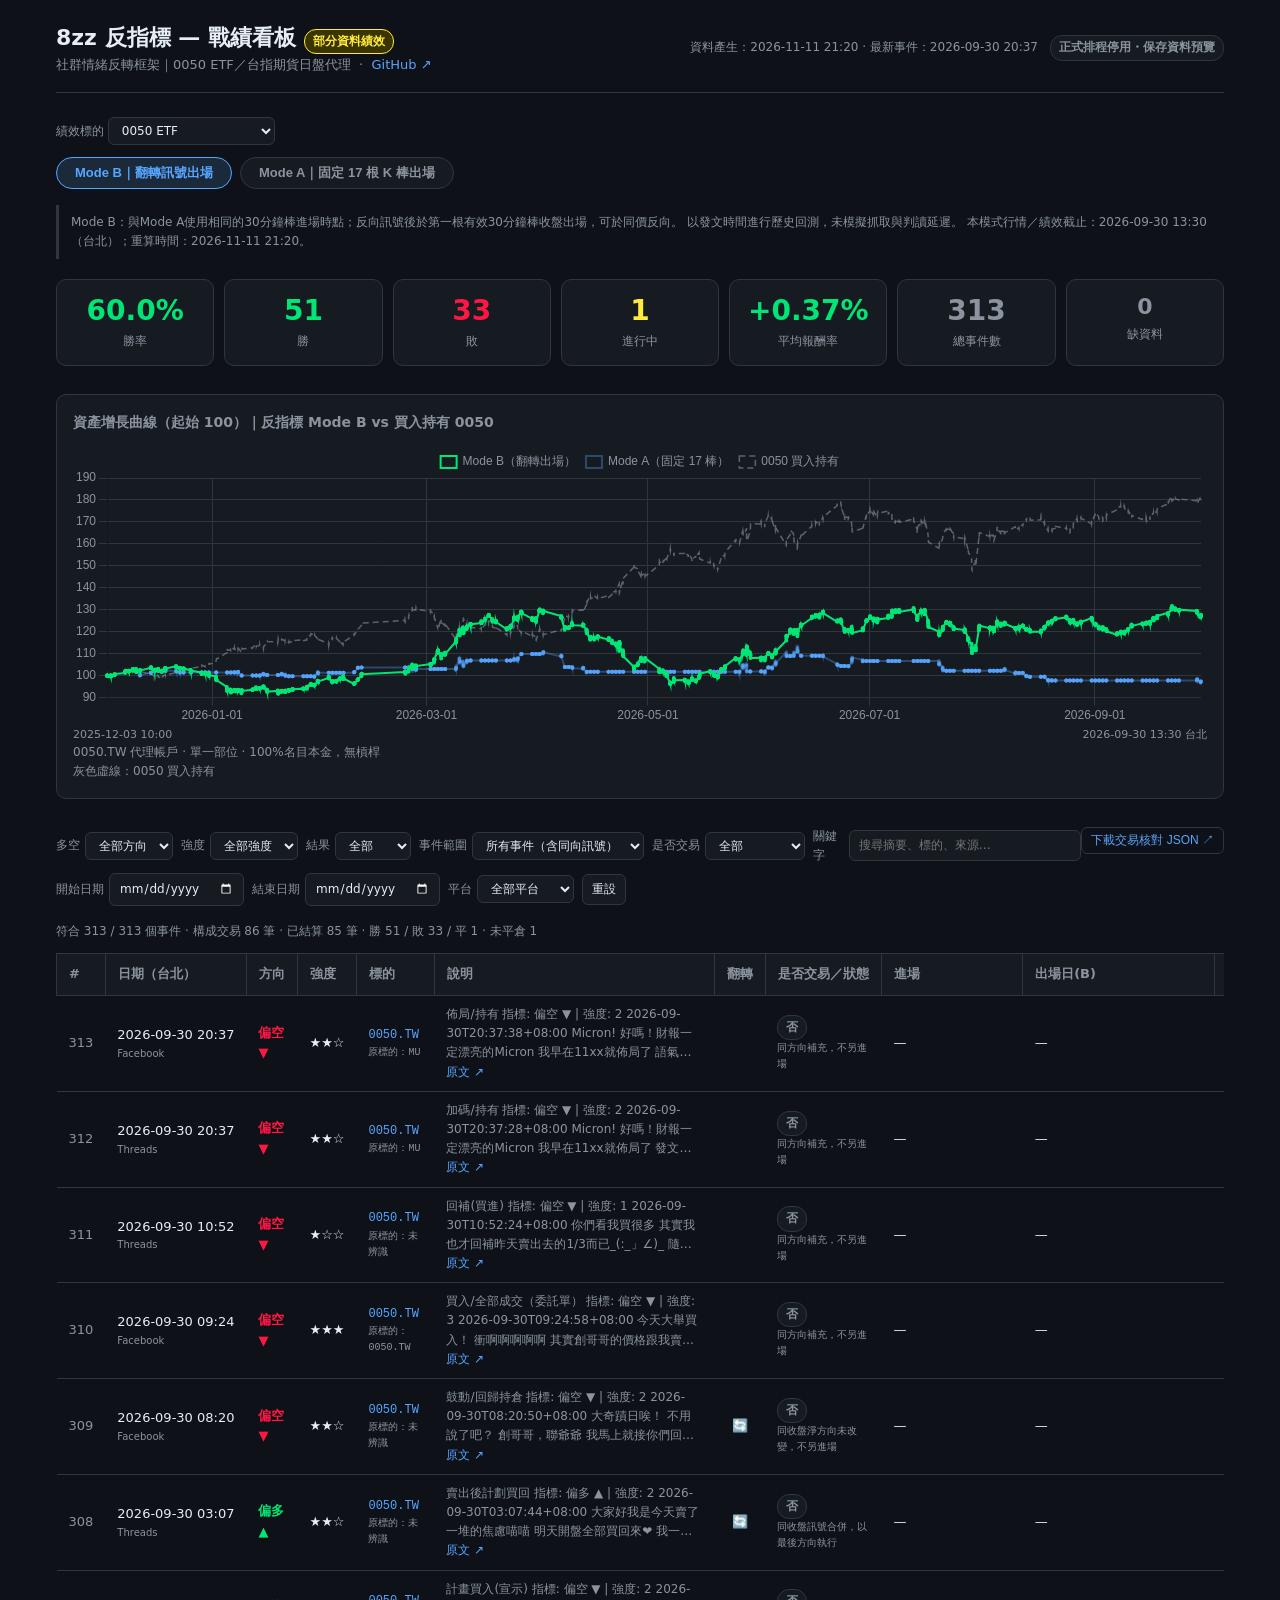
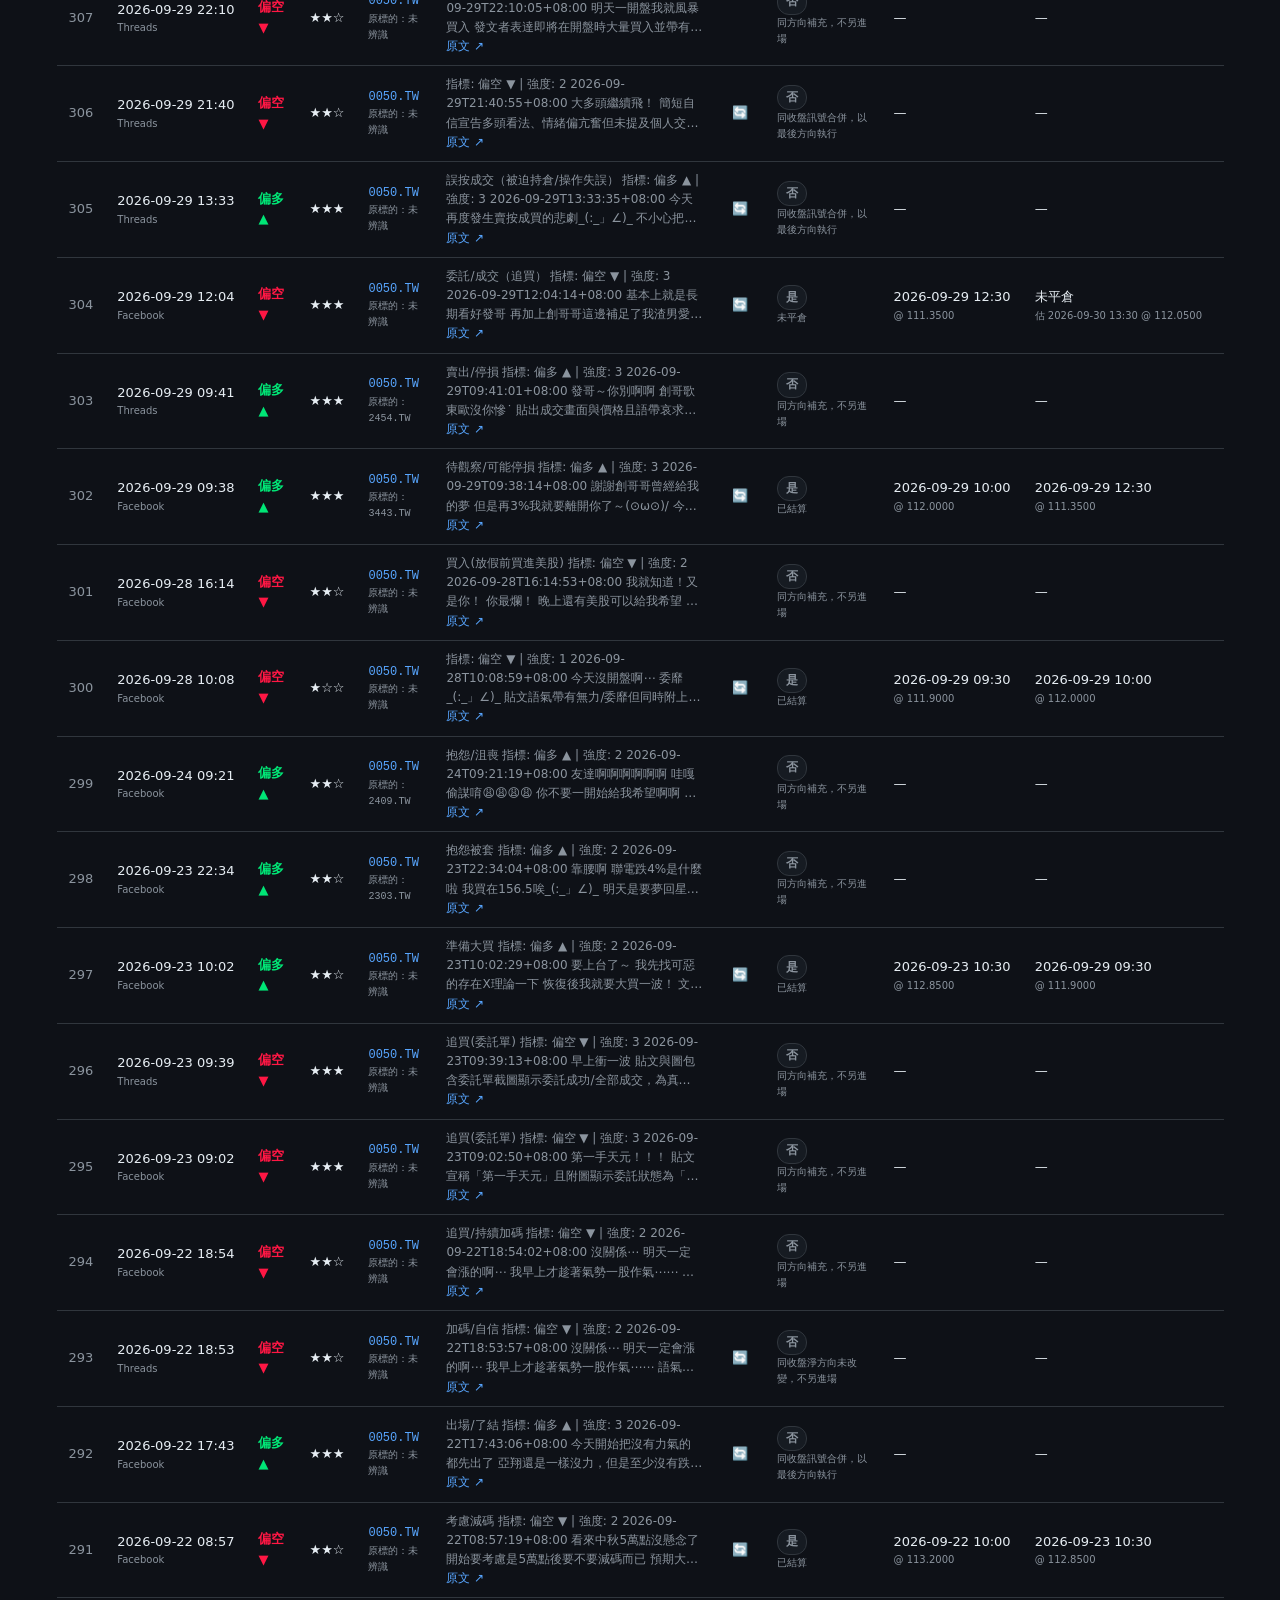
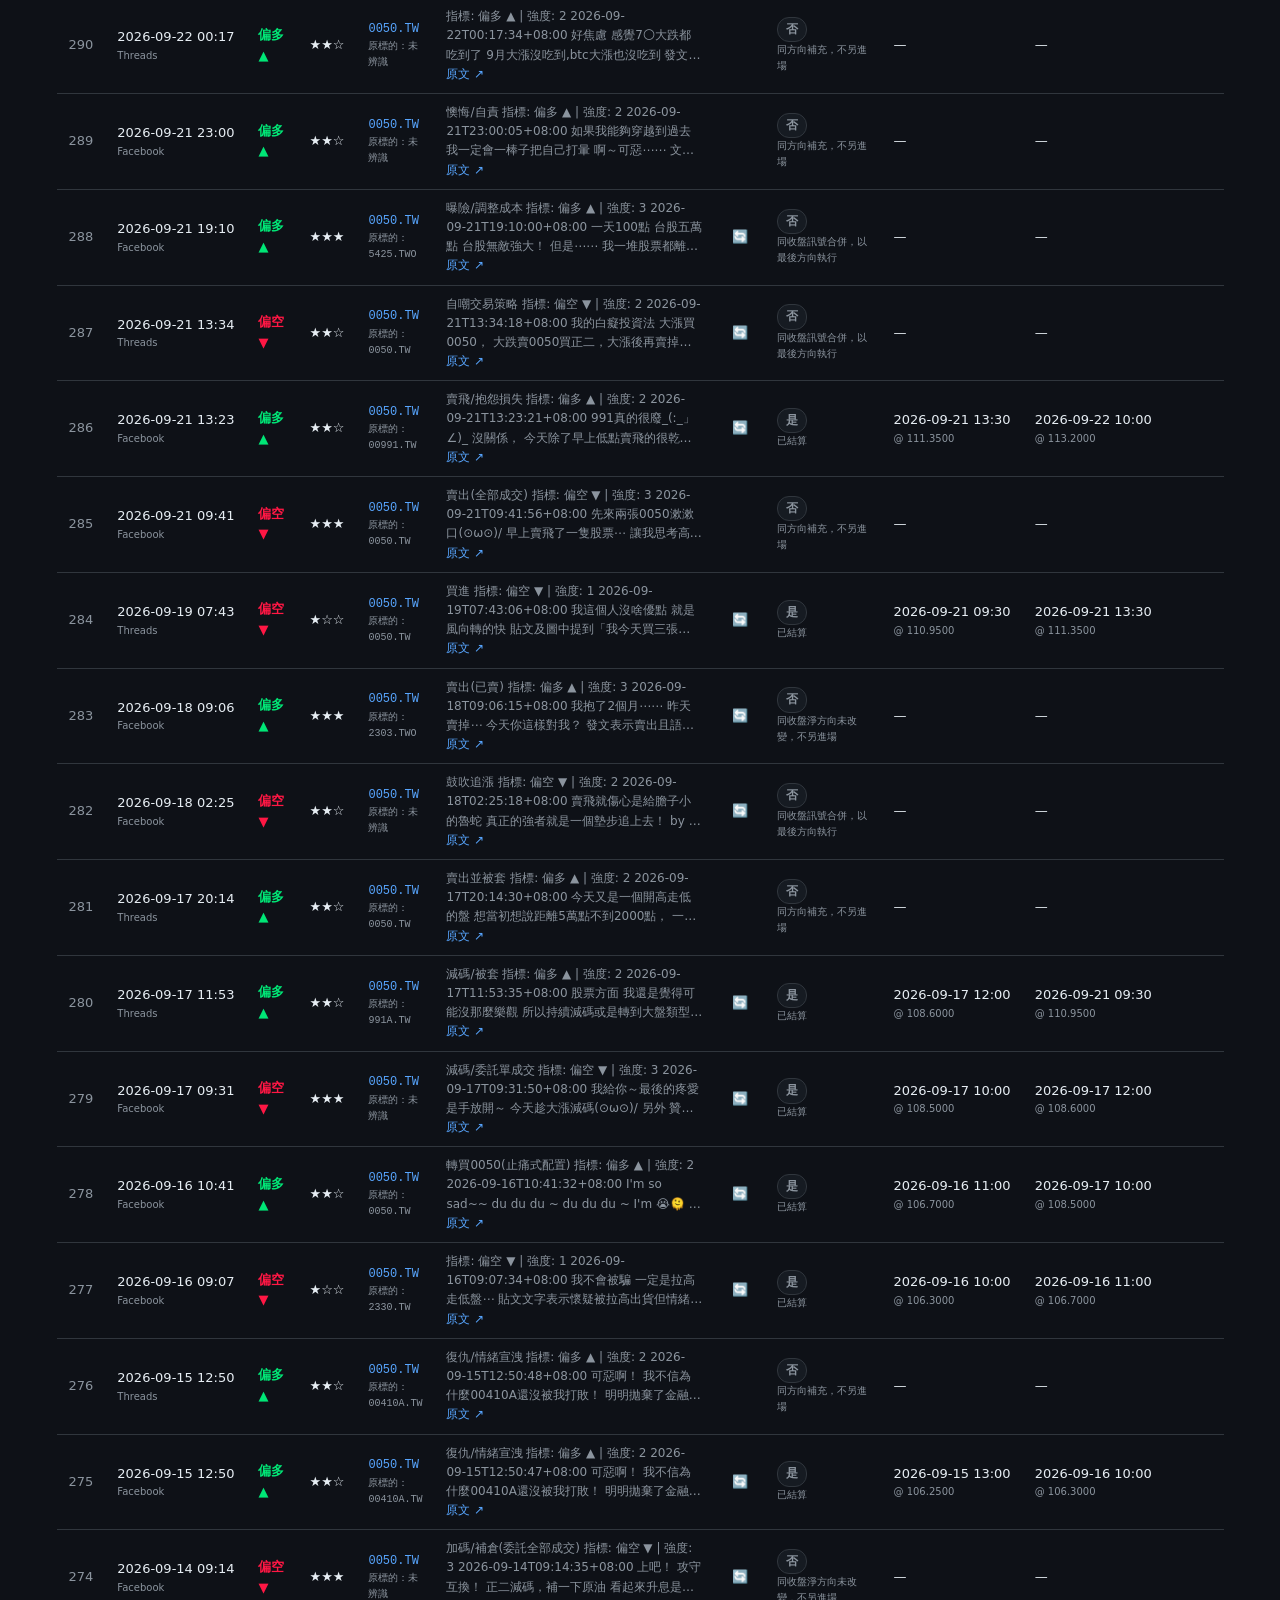
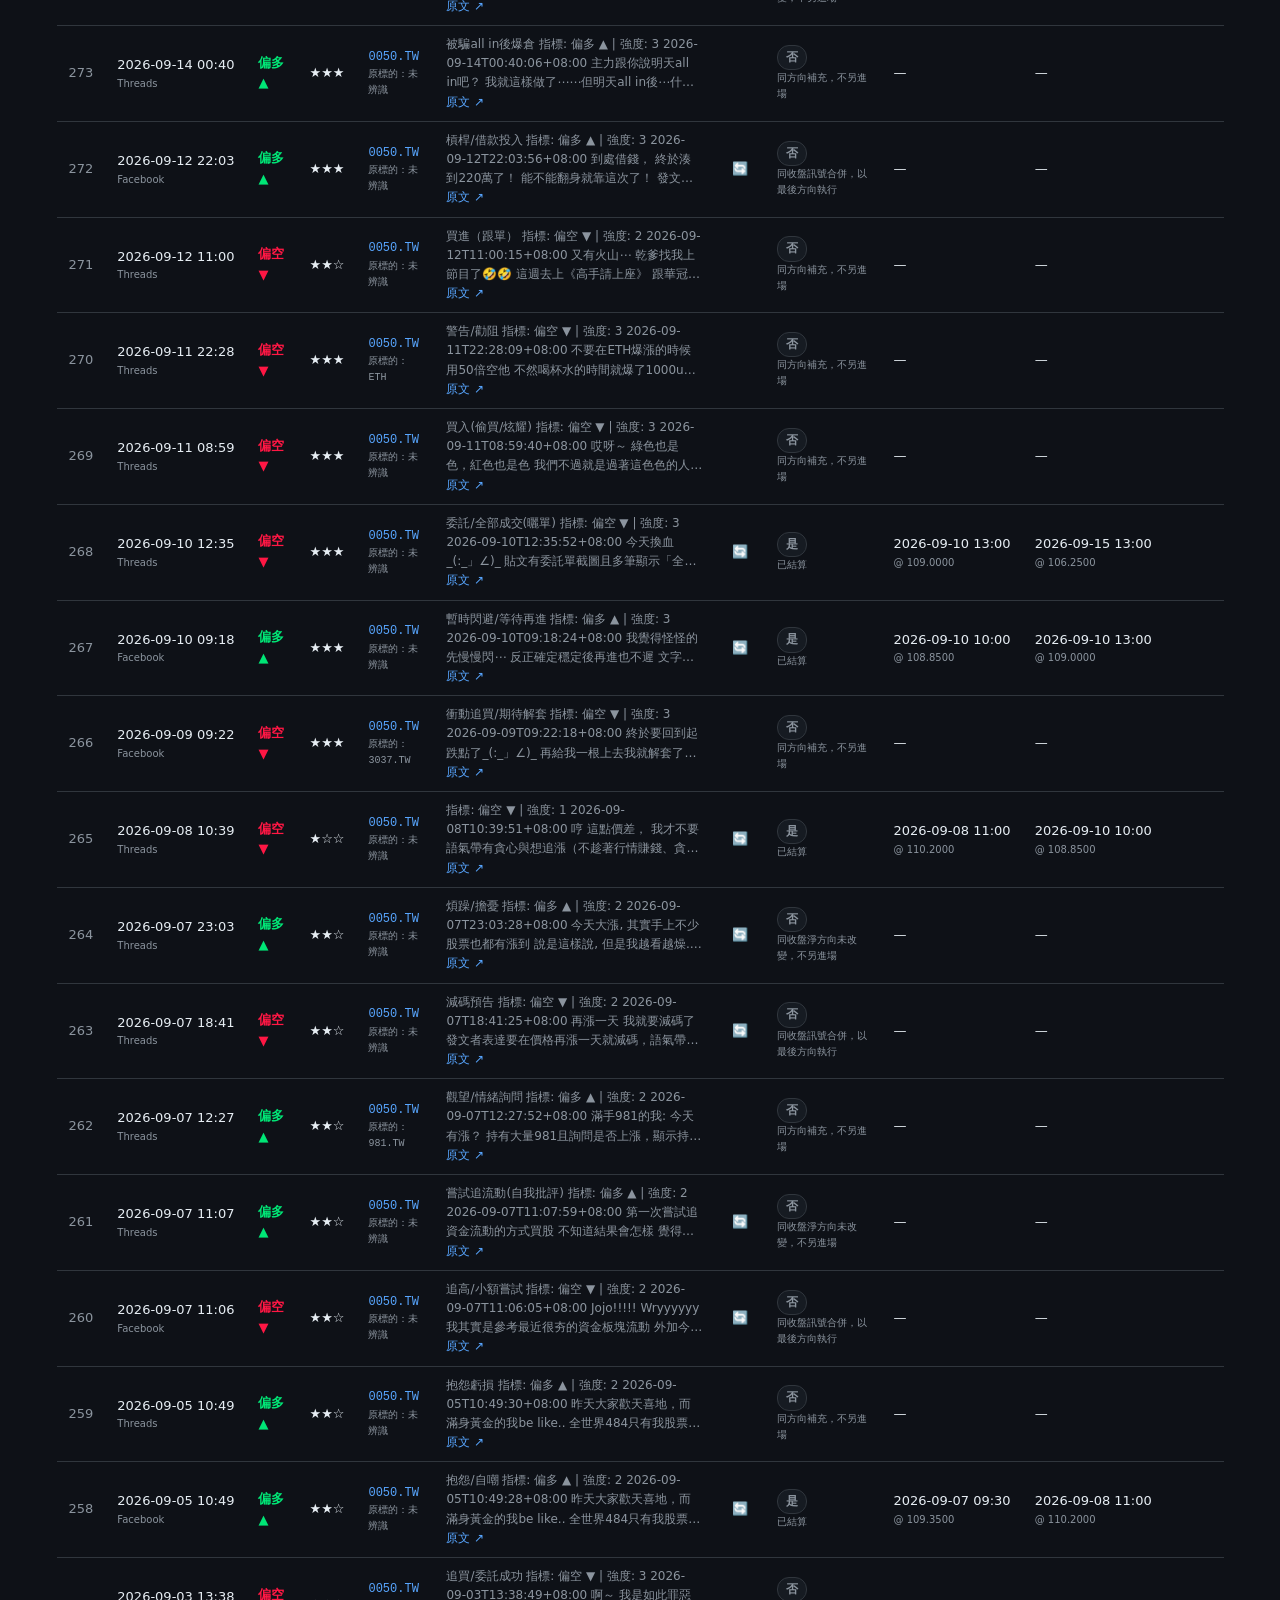
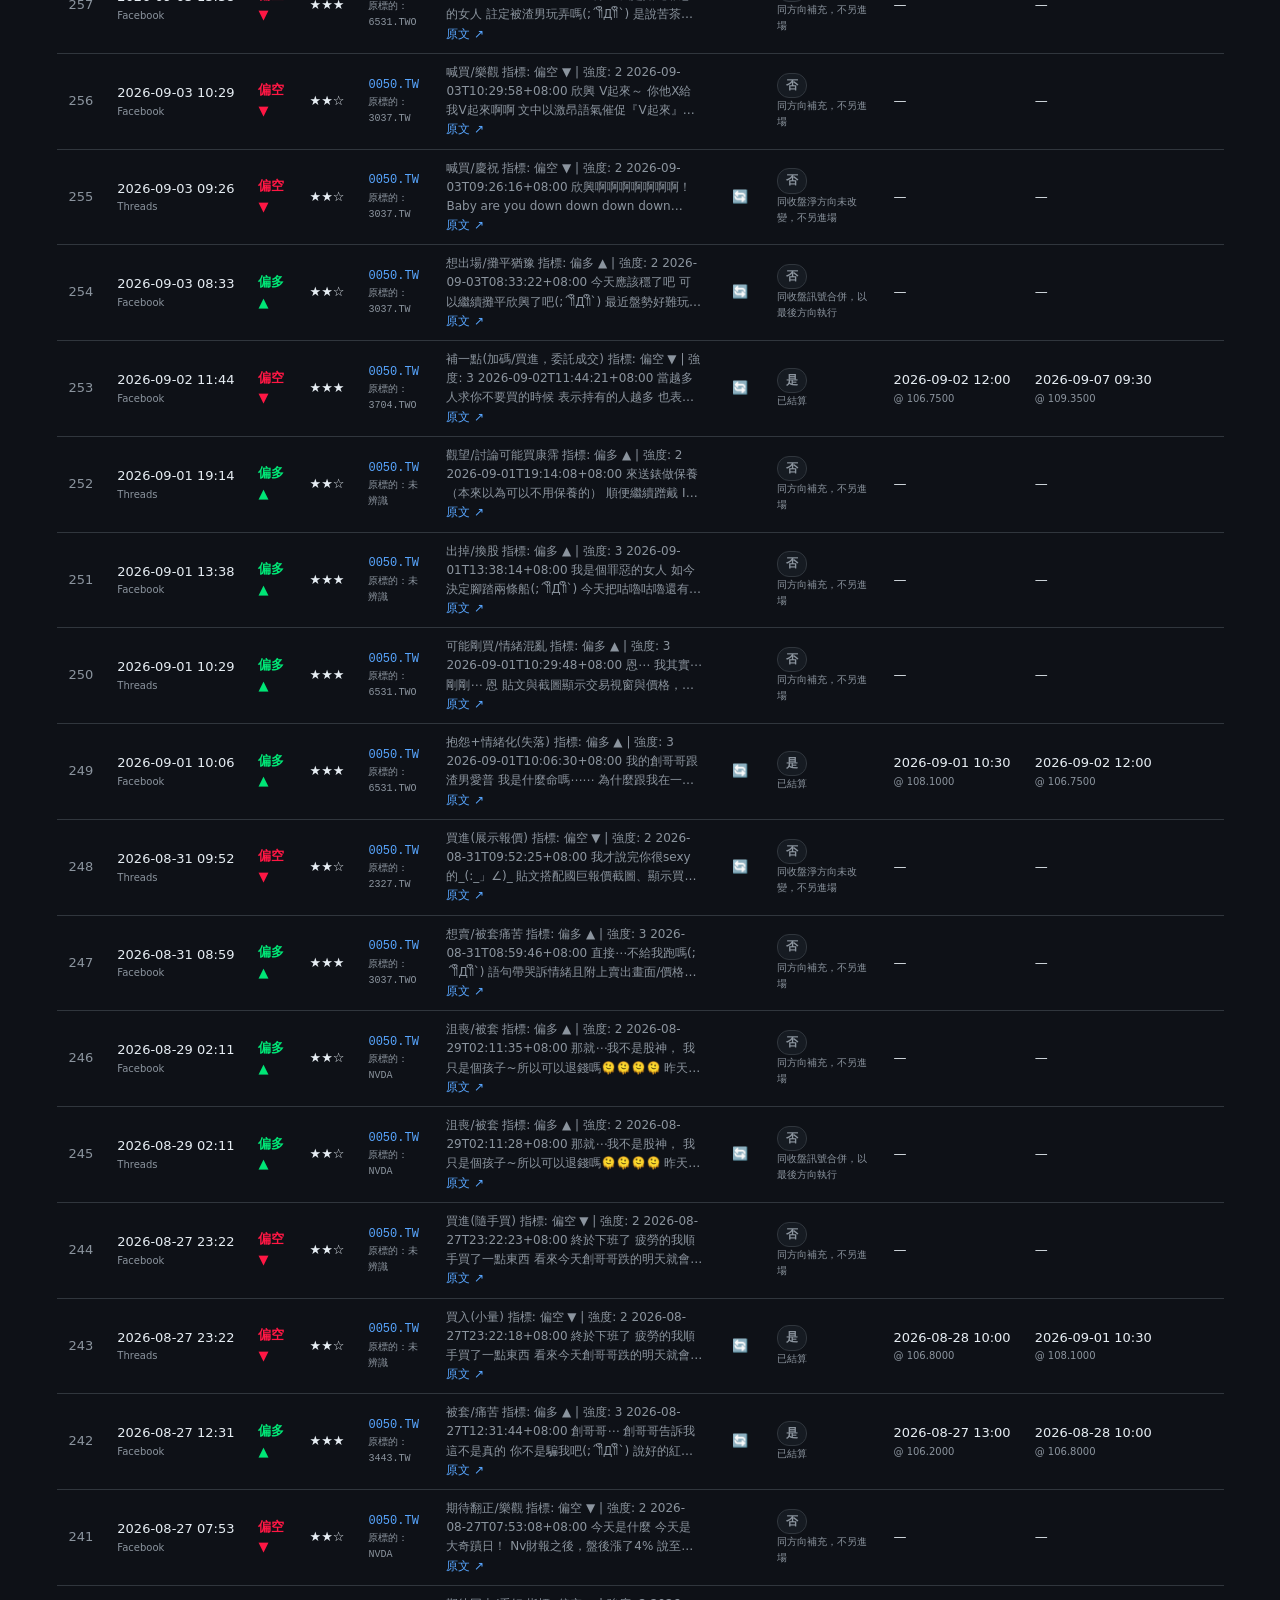
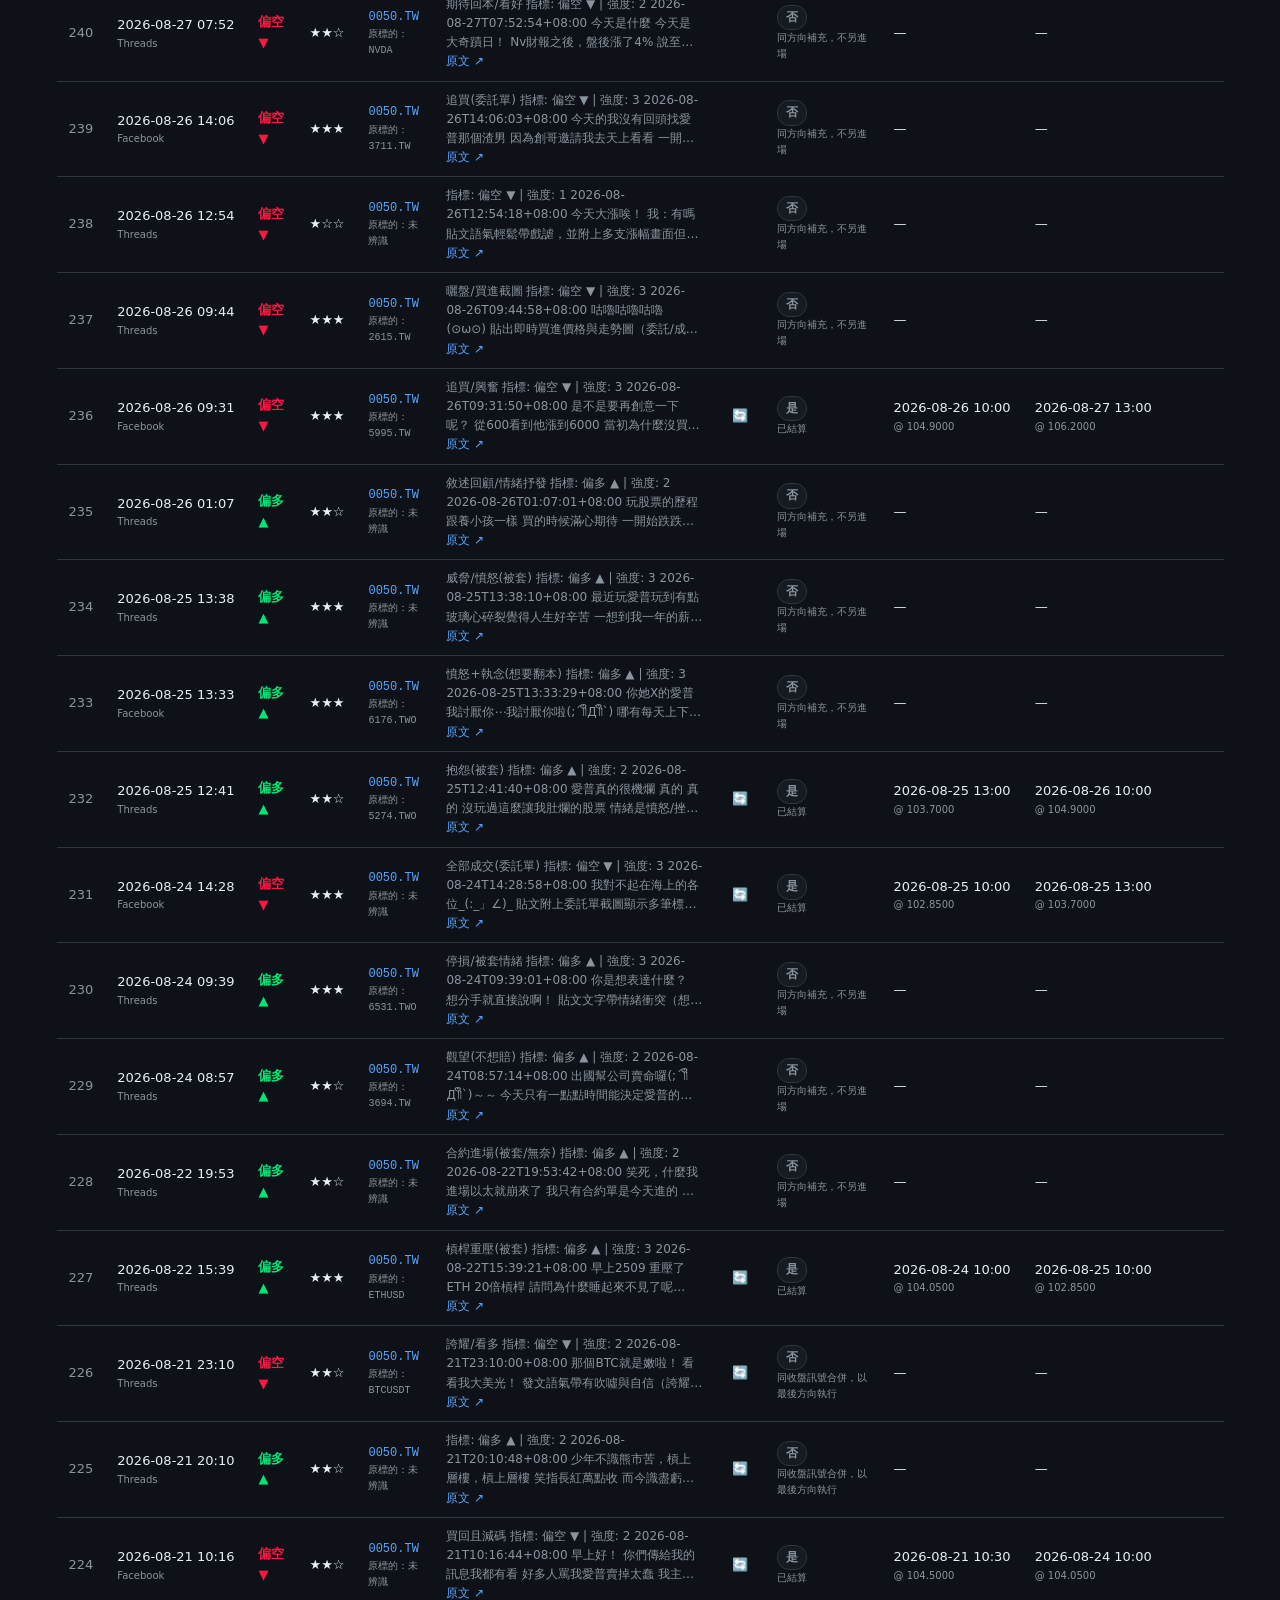
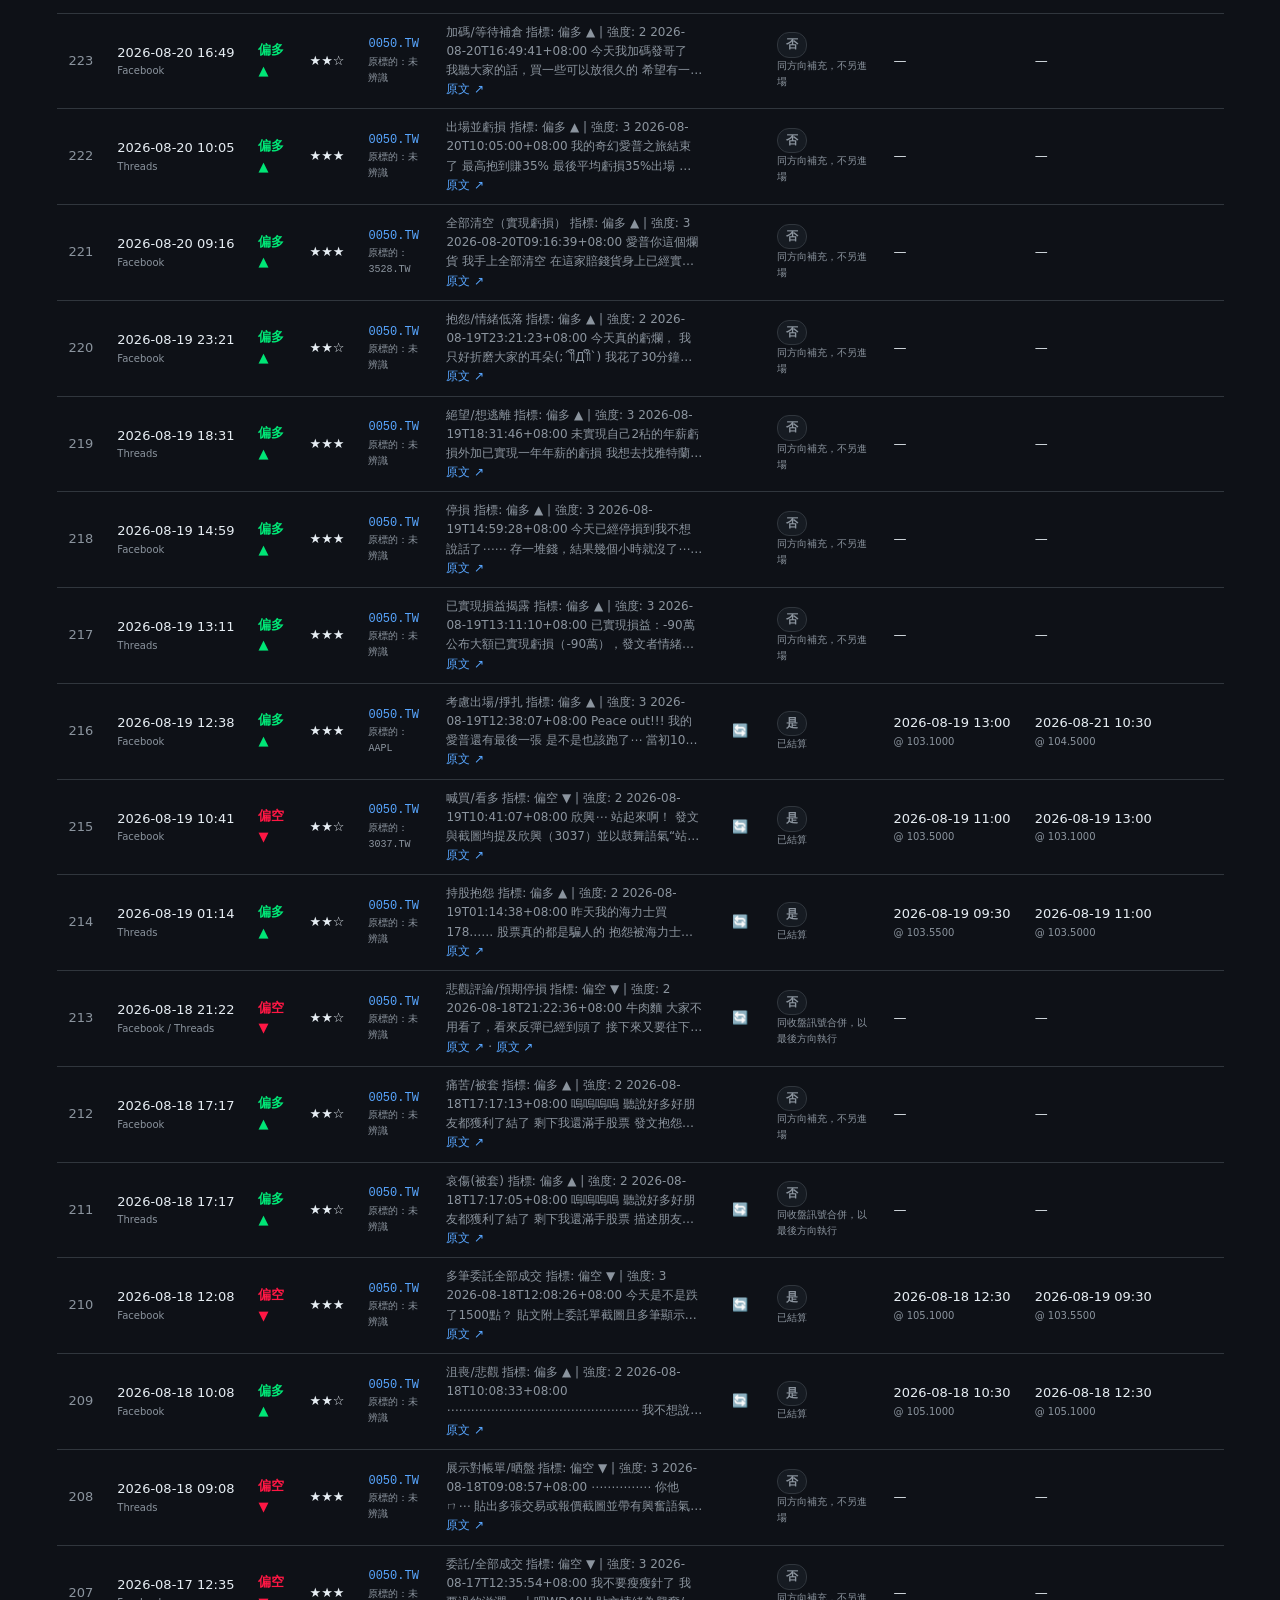
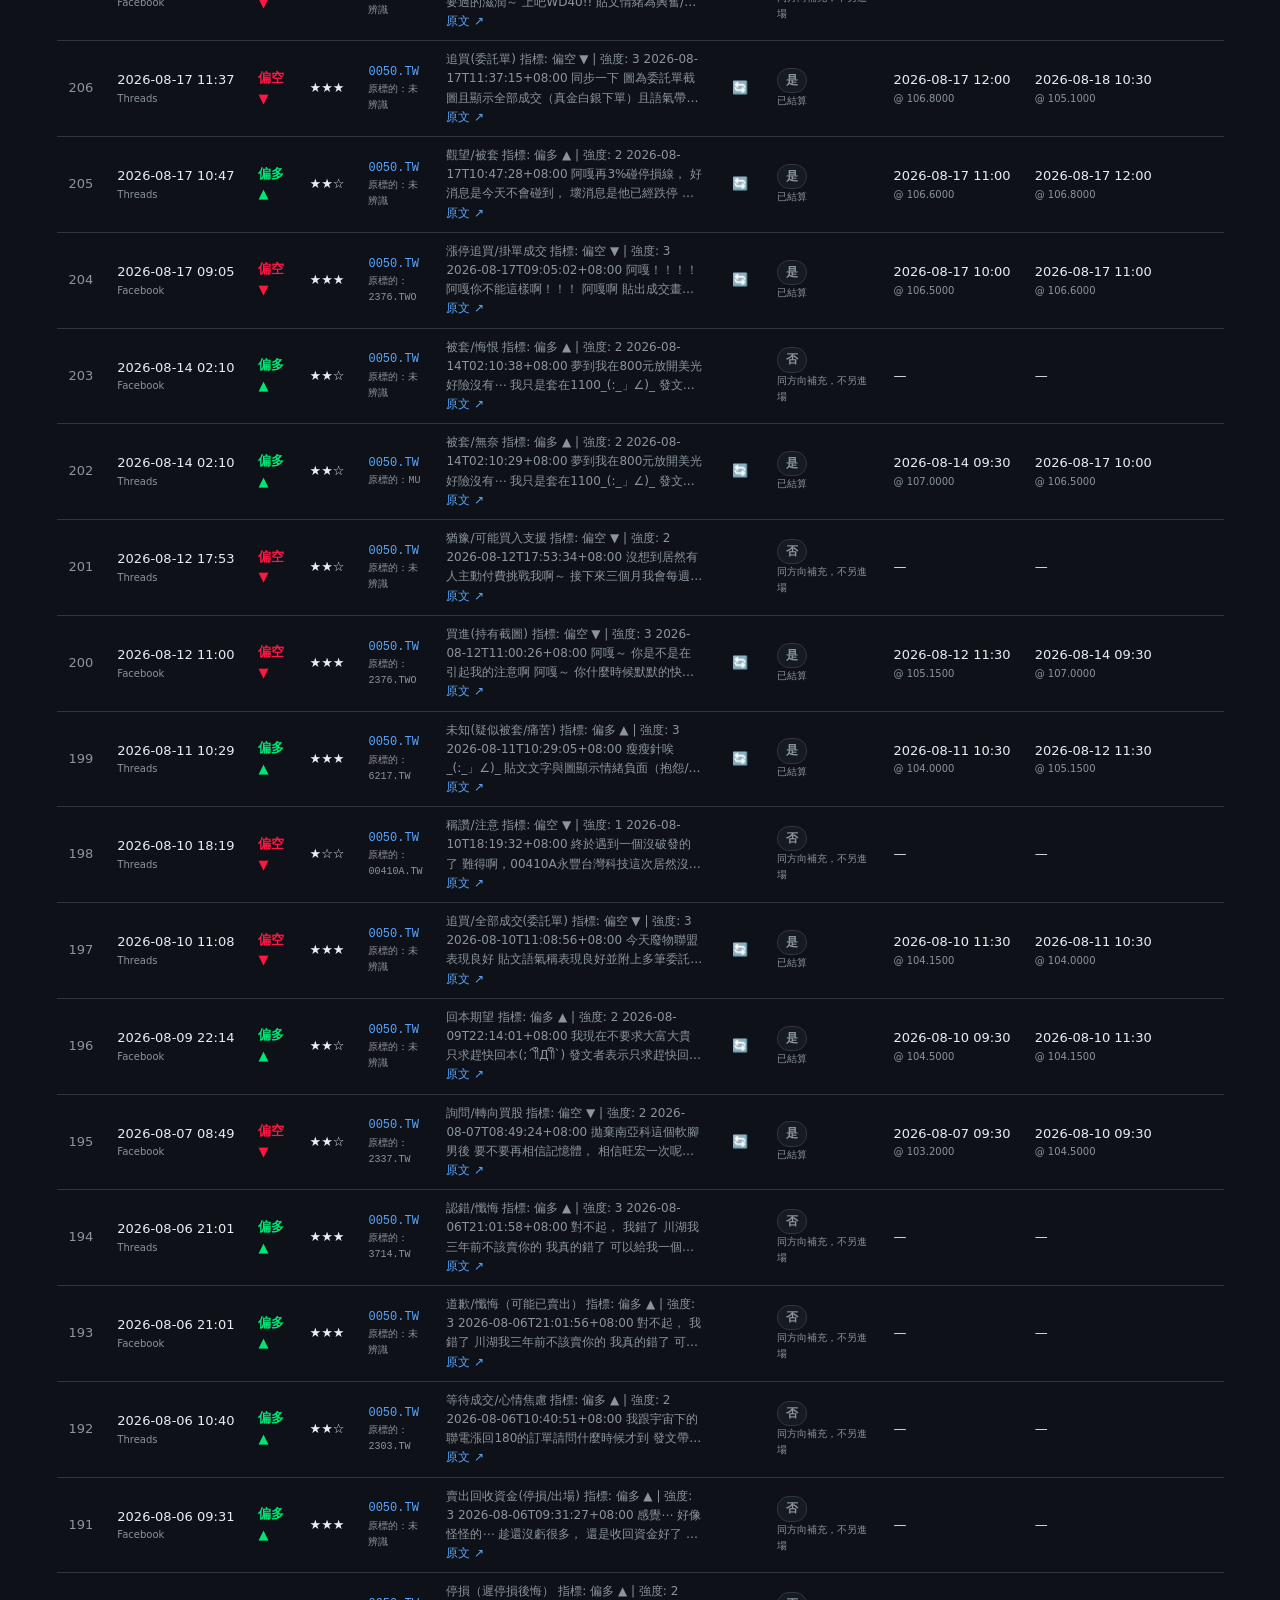
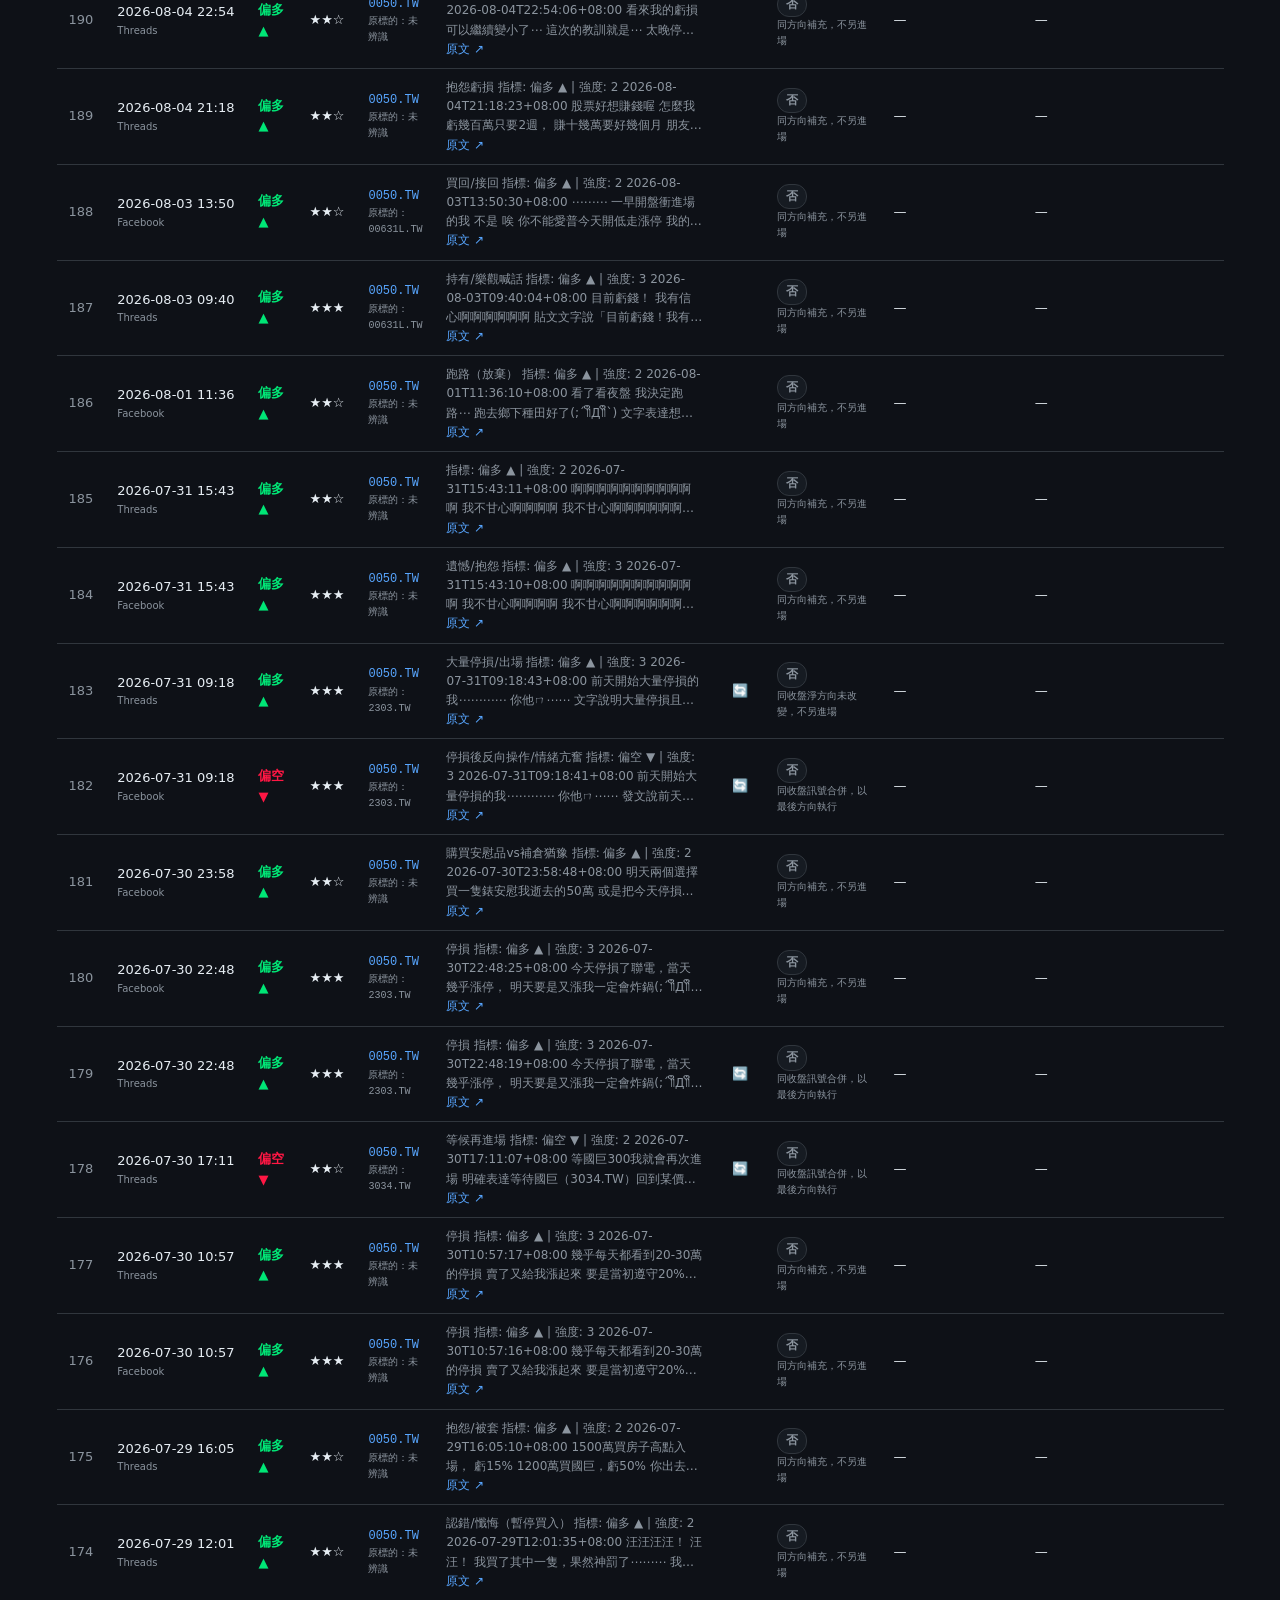
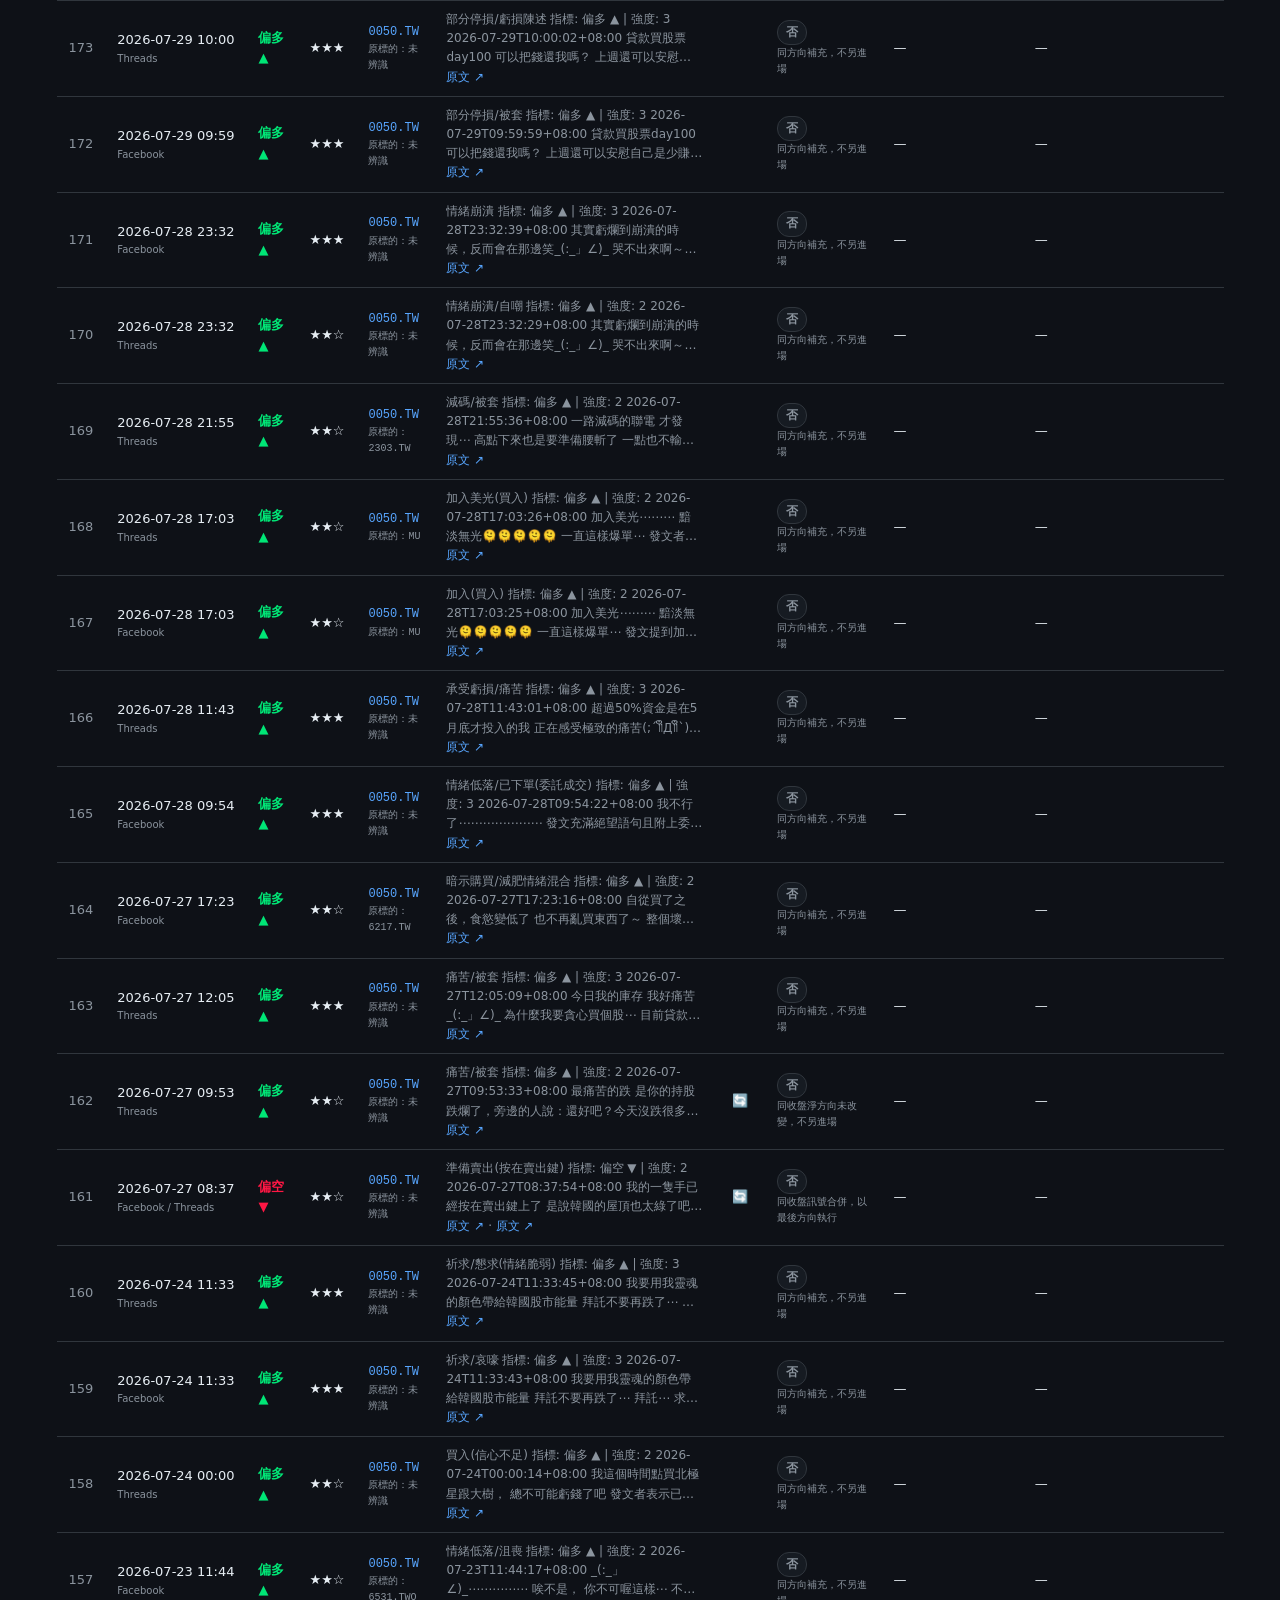
<file: docs/index.html>
<!doctype html><html lang="zh-TW"><head><meta charset="utf-8"><meta name="viewport" content="width=device-width,initial-scale=1"><title>8zz 反指標 — 戰績看板</title><link rel="stylesheet" href="dashboard.css"><script src="chart.umd.min.js" defer></script><script src="chart-date-adapter.min.js" defer></script><script src="dashboard-data.js" defer></script><script src="dashboard.js" defer></script></head><body><div class="container">
<header><div><h1>8zz 反指標 — 戰績看板 <span class="badge badge-yellow">部分資料績效</span></h1><div class="subtitle">社群情緒反轉框架｜0050 ETF／台指期貨日盤代理 &nbsp;·&nbsp; <a href="https://github.com/ChungChingHua/8zz-Contrarian-Indicator-TradingView/pull/1" target="_blank" rel="noopener noreferrer">GitHub ↗</a></div></div><div id="generated-at" style="margin-left:auto;color:var(--muted);font-size:12px"></div><span class="tag badge badge-muted"></span></header>
<main id="main-content"><div class="settings"><label>績效標的 <select id="asset"><option value="0050">0050 ETF</option><option value="TXF">台指期貨・日盤 TXFR1</option></select></label></div>
<section id="performance"><div class="mode-tabs" role="group" aria-label="出場模式"><button data-mode="B" class="mode-tab active">Mode B｜翻轉訊號出場</button><button data-mode="A" class="mode-tab">Mode A｜固定 17 根 K 棒出場</button></div><div class="mode-desc" id="mode-note"></div><div class="stats-grid" id="metrics"></div>
<div class="charts-row" style="grid-template-columns:1fr"><div class="chart-card"><h3 id="equity-chart-title">資產增長曲線（起始 100）</h3><div class="chart-wrapper" id="chart"></div><div id="chart-range"></div><p class="fine" id="chart-subtitle"></p><p class="fine" id="benchmark-legend">灰色虛線：0050 買入持有</p></div></div>
<div id="parameter-wrap" hidden><div class="fine" style="margin-bottom:8px">Mode A 固定參數（30 分鐘 K 棒，非重新最佳化）</div><div class="table-wrap"><table><thead><tr><th>持有K棒數</th><th>勝率</th><th>平均報酬</th><th>勝</th><th>敗</th><th>已結算</th></tr></thead><tbody id="parameter-row"></tbody></table></div></div>
</section>
<section id="events"><button id="export" class="export">下載交易核對 JSON ↗</button><form class="filters filter-bar" onsubmit="return false"><label>多空<select id="direction"><option value="">全部方向</option><option value="1">偏多 ▲</option><option value="-1">偏空 ▼</option><option value="0">中性</option></select></label><label>強度<select id="strength"><option value="">全部強度</option><option value="1">★☆☆</option><option value="2">★★☆</option><option value="3">★★★</option></select></label><label>結果<select id="outcome"><option value="">全部</option><option value="勝">勝</option><option value="敗">敗</option><option value="平手">持平</option><option value="未平倉">進行中</option><option value="missing">缺資料</option></select></label><label>事件範圍<select id="flip"><option value="">所有事件（含同向訊號）</option><option value="yes">僅翻轉訊號</option></select></label><label>是否交易<select id="traded"><option value="">全部</option><option value="yes">是・有交易</option><option value="no">否・未交易</option></select></label><label class="search">關鍵字<input id="keyword" type="search" placeholder="搜尋摘要、標的、來源…"></label><label>開始日期<input id="from" type="date"></label><label>結束日期<input id="to" type="date"></label><label>平台<select id="platform"><option value="">全部平台</option><option>Facebook</option><option>Threads</option></select></label><button type="reset">重設</button></form><p id="filter-count"></p><div class="table-wrap"><table id="evt-table"><thead><tr><th class="hide-mobile">#</th><th>日期（台北）</th><th>方向</th><th>強度</th><th>標的</th><th class="hide-mobile">說明</th><th>翻轉</th><th>是否交易／狀態</th><th>進場</th><th id="exit-heading">出場日(B)</th><th id="pnl-heading">報酬(B)</th><th id="result-heading">結果(B)</th></tr></thead><tbody id="event-rows"></tbody></table></div><p class="audit-note">篩選只影響清單與篩選統計；上方曲線與統計保留完整樣本。進出場顯示K棒收盤時間與模擬價格，不是券商實際成交紀錄。</p></section>
<details class="disclosure"><summary>資料進度與更新狀態</summary><p id="publication-note" class="publication-notice"></p><div class="freshness" id="freshness"></div><p id="refresh-status" role="status"></p></details><details class="disclosure"><summary>代理標的、計算揭露與未完成資料</summary><p id="asset-description" class="asset-note"></p><section class="panel" id="gaps"><h3>缺資料與未完成判讀</h3><p id="gap-summary"></p><details><summary>展開缺行情／無法結算事件</summary><div id="missing-list"></div></details><details><summary>查看未完成貼文（含來源，未處理不等於無訊號）</summary><div class="pending-controls"><select id="pending-status"><option value="">全部未完成</option><option value="not_started">待判讀</option><option value="pending_confirmation">待確認</option><option value="technical_failure">技術失敗</option></select></div><div id="pending-list"></div></details></section><section class="panel" id="method"><span class="eyebrow">03 / METHODOLOGY</span><h2>計算方式與限制</h2><div class="methods"><div><h3>訊號與交易分開</h3><p>直接讀取已保存的 Pine 候選事件（筆數隨資料更新），保留中性事件。只有全域方向變化才構成進場候選；同方向新標的不另開倉。不重判、不新增情緒或強度條件，原濾網預設關閉。</p><h3>標的替代公開揭露</h3><p>可選0050.TW或台指期貨TXFR1代理，同一份訊號各自計算，不混算。這是所選標的代理模擬，不是原標的實際交易績效；台指期貨的結算與排除規則顯示於標的選單下方。來源網址缺失會直接標記，不補造原文連結。</p></div><div><h3>成交規則與 Mode A / B</h3><p>網站統一以發文時間進行歷史回測，未模擬實際抓取與判讀延遲。成交價為嚴格晚於發文時刻的第一根有效30分鐘棒收盤。正式運行則必須等有效判讀實際完成後才能取得訊號；預定每15分鐘一輪不等於保證當刻已完成。Mode A、B共用同一份30分鐘行情及進場候選；Mode B在下一次反向訊號後的第一根有效30分鐘棒收盤平倉，並可於同價反向。同一成交收盤前的多次翻轉合併為最後方向；淨方向未改變就不另進場。Mode A 僅使用明確 30 分鐘資料，進場後再經 17 根出場，持倉期間不重疊進場。同一成交時點的重複 A 進場略過。</p><p>為防止有限行情保留期造成延遲數月的假進場，首筆行情距事件超過 7 日即列缺資料。此為行情有效性檢查，不是情緒判讀條件。兩個模式都不降級為1小時或日線。</p></div><div><h3>可核對，不過度宣稱</h3><p>多空報酬 = 方向 ×（出場價 ÷ 進場價 − 1）。正數勝、負數敗、零平手；勝率分母為勝＋敗＋平，未平倉排除，浮動報酬另列。平均報酬是已結算交易的算術平均，不是帳戶績效。</p><p>Pine 採圖表標的與圖表週期，網站A、B皆採30分鐘；Pine須使用30分鐘日盤圖表比對，仍可能因行情來源、缺漏、轉倉排除與圖表K棒切分不同而有差異，不宣稱數值一致。已核對固定持有參數均為 17、訊號有效 24；有效期只影響顯示，不自動出場。Pine 尚未在 TradingView 編譯本次修正。</p></div></div><p class="fine">行情：0050 30分鐘來自永豐Shioaji，日線以永豐收盤優先、核對一致後以既有Yahoo日線補缺；台指期貨使用TXFR1近月連續資料。永豐分鐘戳以台北時間的已完成分鐘處理，0050最後一根包含收盤集合競價；不完整的30分鐘時段與跨缺漏持有明列排除。台指期貨兩種模式只使用08:45–13:45日盤，Mode A只數日盤30分鐘棒，Mode B在反向訊號後的有效日盤30分鐘棒收盤出場；非強制當沖，夜間訊號順延有效日盤成交時點；跨結算週交易排除，並非已驗證的逐月轉倉策略。舊混合週期快取不參與Mode A。資料缺口可能使績效偏誤，未確認／失敗／未處理貼文不產生新訊號；不填補為中性。歷史來源及新來源涵蓋區間不同，詳見下載資料與 HISTORY_COMPLETION.md。</p></section></details></main>
<footer>本頁面僅供研究與娛樂用途，不構成投資建議。<br>部分資料績效；A固定17根30分鐘棒出場，B等反向訊號，兩模式共用進場規則。未含費稅、滑價與期貨保證金限制。<br>© hansai-art / Group.G · <a href="https://mozilla.org/MPL/2.0/">MPL-2.0</a> · <a href="https://hansai-art.github.io/8zz-Contrarian-Indicator-TradingView/">原作者網站 ↗</a></footer></div></body></html>
</file>
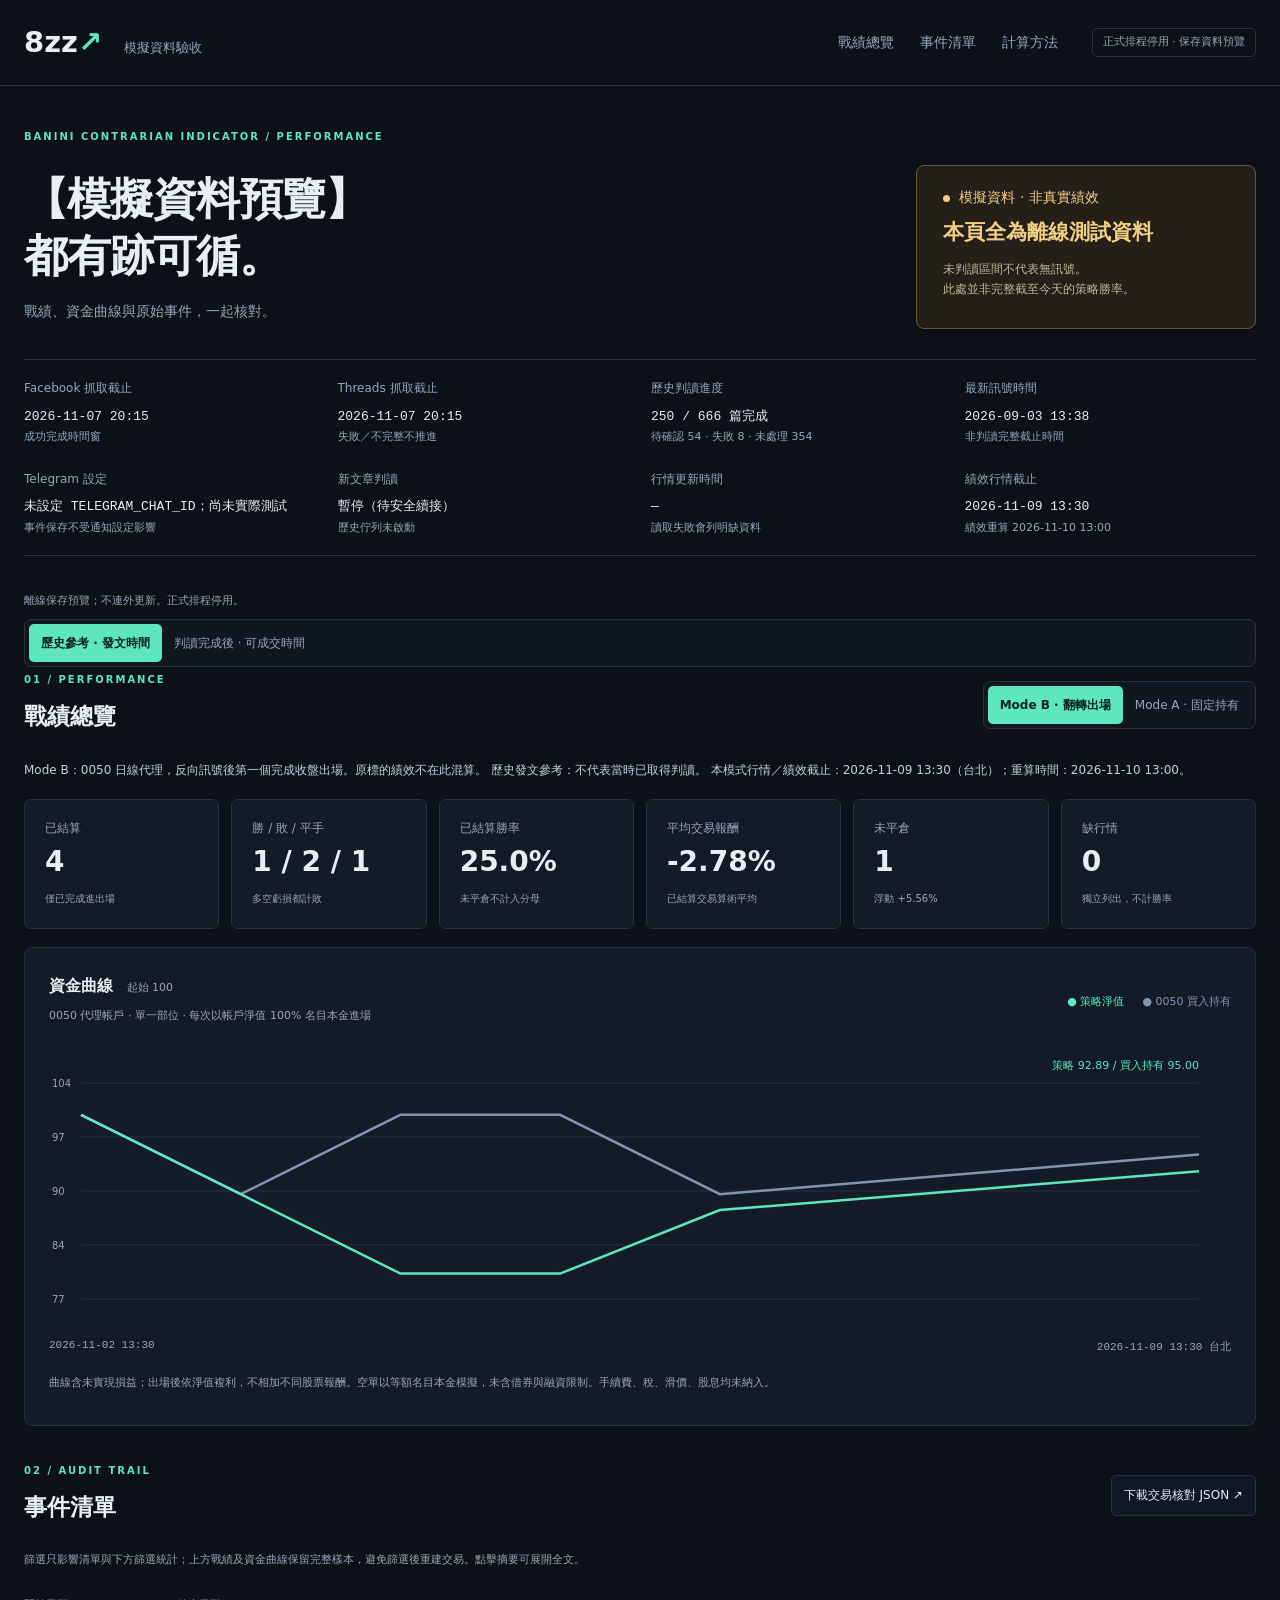
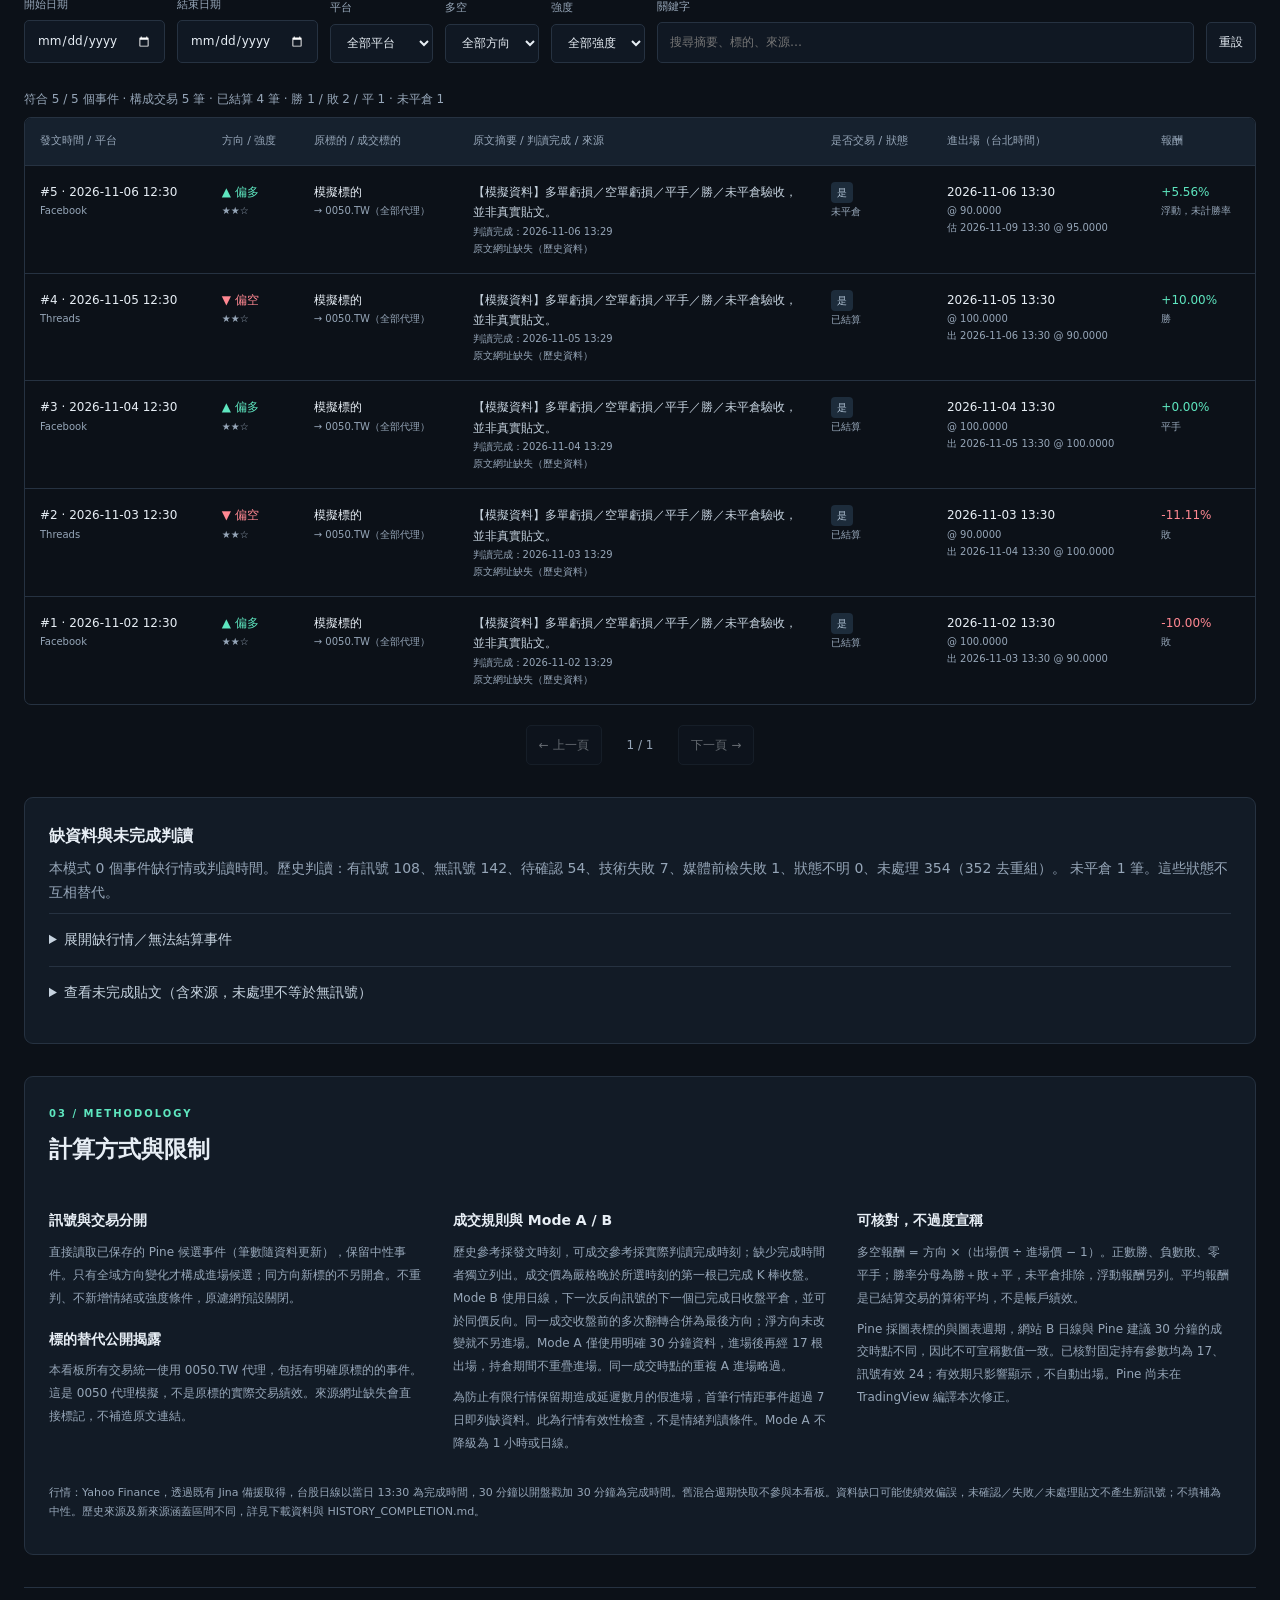
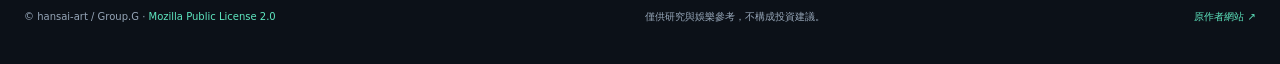
<file: docs/validation-preview.html>
<!doctype html><html lang="zh-Hant"><head><meta charset="utf-8"><meta name="viewport" content="width=device-width,initial-scale=1"><title>8zz 反指標｜可核對戰績</title><style>:root{color-scheme:dark;--bg:#0c1118;--panel:#121b26;--line:#263241;--text:#e7eef5;--muted:#96a6b8;--mint:#5ee6bf;--red:#ff8892;--gold:#f0ce83}*{box-sizing:border-box}html{scroll-behavior:smooth}body{margin:0;background:var(--bg);color:var(--text);font:14px/1.7 system-ui,-apple-system,'Segoe UI',sans-serif}a{color:var(--mint);text-decoration:none}a:hover{text-decoration:underline}header{min-height:78px;padding:18px max(24px,calc((100vw - 1360px)/2));border-bottom:1px solid var(--line);display:flex;align-items:center;gap:34px}.brand{font-size:29px;font-weight:850;color:var(--text);white-space:nowrap}.brand span{color:var(--mint)}.brand small{font-size:13px;font-weight:500;margin-left:12px;color:var(--muted)}nav{display:flex;gap:26px;margin-left:auto}nav a{color:var(--muted)}.tag{font-size:11px;padding:4px 10px;border:1px solid var(--line);border-radius:5px;color:var(--muted)}main{max-width:1408px;margin:auto;padding:42px 24px 20px}.eyebrow{color:var(--mint);font-size:10px;font-weight:700;letter-spacing:2px}.hero{display:flex;justify-content:space-between;align-items:center;margin:17px 0 28px;gap:25px}h1{font-size:44px;line-height:1.3;letter-spacing:-1px;margin:8px 0 15px}p{color:var(--muted);margin:8px 0}.hero-note{border:1px solid #695536;background:#241f19;padding:20px 26px;min-width:340px;border-radius:8px;color:var(--gold)}.hero-note strong{display:block;font-size:21px;margin-top:5px}.hero-note p{font-size:12px;color:#c3b695}.pulse{display:inline-block;width:7px;height:7px;background:var(--gold);border-radius:50%;margin-right:5px}.freshness{display:grid;grid-template-columns:repeat(4,1fr);border-block:1px solid var(--line);padding:18px 0;gap:22px;margin-bottom:36px}.freshness b{display:block;font-size:12px;font-weight:500;margin-bottom:5px;color:var(--muted)}.freshness strong{font:13px/1.8 ui-monospace,monospace}.freshness small{display:block;font-size:11px;color:var(--muted)}section{scroll-margin-top:20px;margin-bottom:32px}.section-head{display:flex;justify-content:space-between;align-items:center;gap:20px;margin-bottom:18px}h2{font-size:23px;margin:6px 0}h3{font-size:16px;margin:0 0 8px}h3 small{color:var(--muted);font-size:11px;font-weight:400;margin-left:8px}.switch{display:flex;border:1px solid var(--line);border-radius:7px;padding:4px;background:#101720}button,input,select{font:inherit;color:var(--text);background:#101823;border:1px solid var(--line);border-radius:5px;padding:9px 12px}button{cursor:pointer;font-size:12px}button:hover{border-color:var(--mint)}button:disabled{opacity:.4;cursor:default}.switch button{border:0;background:none;color:var(--muted)}.switch .active{color:#09251d;background:var(--mint);font-weight:700}.notice{color:#c1cfdd;font-size:12px;margin-bottom:16px}.metrics{display:grid;grid-template-columns:repeat(6,1fr);gap:12px;margin:18px 0}.metric{padding:18px 20px;background:var(--panel);border:1px solid var(--line);border-radius:7px}.metric b{display:block;font-size:12px;color:var(--muted);font-weight:400}.metric strong{font-size:28px;font-weight:650;display:block;white-space:nowrap}.metric small{color:var(--muted);font-size:10px}.panel{background:var(--panel);border:1px solid var(--line);padding:24px;border-radius:9px}.panel .section-head p{font-size:11px}.legend{display:flex;gap:18px;white-space:nowrap;font-size:11px;color:var(--mint)}.legend span+span{color:#8095b2}#chart{height:280px}#chart svg{width:100%;height:100%}#chart-range{display:flex;justify-content:space-between;color:var(--muted);font:11px monospace;margin:8px 0 20px}.fine{font-size:11px;color:var(--muted)}.filters{display:flex;gap:12px;align-items:end;padding:18px 0;flex-wrap:wrap}.filters label{font-size:11px;color:var(--muted);display:flex;flex-direction:column;gap:6px}.filters input,.filters select{font-size:12px;min-height:39px}.search{flex:1;min-width:180px}#filter-count{font-size:12px}.table-wrap{overflow:auto;border:1px solid var(--line);border-radius:7px}table{border-collapse:collapse;width:100%;font-size:12px;min-width:1150px}th{color:var(--muted);font-size:11px;font-weight:500;text-align:left;background:#16212e;padding:14px 15px;white-space:nowrap}td{padding:16px 15px;border-top:1px solid var(--line);vertical-align:top}td:first-child{white-space:nowrap}td small{display:block;color:var(--muted);font-size:10px}.bull{color:var(--mint)}.bear{color:var(--red)}.pill{font-size:10px;display:inline-block;padding:2px 6px;background:#1d2c3b;color:#b3c5d7;border-radius:4px}.summary-cell{min-width:245px;max-width:330px}summary{cursor:pointer;color:#c6d3df}details[open] summary{margin-bottom:12px}.summary-cell summary{display:-webkit-box;-webkit-line-clamp:2;-webkit-box-orient:vertical;overflow:hidden}.summary-cell details[open] summary{display:block}.summary-cell pre{font:12px/1.7 system-ui;white-space:pre-wrap;word-break:break-word;max-width:330px;color:var(--muted)}.pagination{display:flex;justify-content:center;align-items:center;gap:25px;margin:20px}.pagination span{color:var(--muted);font-size:12px}#gaps details{padding:14px 0;border-top:1px solid var(--line)}#missing-list,#pending-list{max-height:350px;overflow:auto;font-size:12px}#pending-list p{border-bottom:1px solid var(--line);padding:8px}.methods{display:grid;grid-template-columns:repeat(3,1fr);gap:30px;margin:22px 0}.methods h3{font-size:14px;margin-top:18px}.methods p{font-size:12px;line-height:1.9}footer{display:flex;justify-content:space-between;gap:20px;font-size:10px;color:var(--muted);padding:20px 0;border-top:1px solid var(--line)}@media(max-width:900px){.metrics{grid-template-columns:repeat(3,1fr)}.freshness{grid-template-columns:repeat(2,1fr)}.methods{grid-template-columns:1fr}.legend{flex-direction:column;gap:3px}header .tag{display:none}}@media(max-width:600px){header{padding:14px 18px;gap:15px;flex-wrap:wrap}nav{gap:20px;font-size:11px;margin-left:0}.brand{font-size:25px}main{padding:28px 16px}h1{font-size:34px}.hero{display:block}.hero-note{min-width:0;margin-top:24px;padding:16px 20px}.hero-note strong{font-size:18px}.freshness{gap:16px}.freshness strong{font-size:11px}.section-head{align-items:start;flex-direction:column;gap:9px}.metrics{grid-template-columns:repeat(2,1fr);gap:9px}.metric{padding:14px}.metric strong{font-size:24px}.panel{padding:17px}#chart{height:230px}.legend{flex-direction:row;gap:15px}.filters{gap:10px}.filters label{flex:1;min-width:125px}.filters input{width:100%}.switch{width:100%}.switch button{flex:1;font-size:11px}footer{flex-direction:column;gap:8px}.eyebrow{font-size:9px}}
@media(max-width:600px){.table-wrap{border:0;overflow:visible}table{min-width:0;display:block}thead{display:none}tbody{display:block}tr{display:block;background:var(--panel);border:1px solid var(--line);border-radius:7px;margin-bottom:12px;padding:8px 14px}td,td:first-child{display:block;border:0;padding:7px 0;white-space:normal;min-width:0!important;max-width:100%!important}td:before{content:attr(data-label);display:block;font-size:10px;color:var(--muted);margin-bottom:3px}.summary-cell pre{max-width:100%}.summary-cell summary{-webkit-line-clamp:3}#chart-range{font-size:9px}}
</style></head><body>
<header><a class="brand" href="#">8zz<span>↗</span> <small>模擬資料驗收</small></a><nav><a href="#performance">戰績總覽</a><a href="#events">事件清單</a><a href="#method">計算方法</a></nav><span class="tag">已保存判讀 · 30 秒資料更新</span></header>
<main><div class="eyebrow">BANINI CONTRARIAN INDICATOR / PERFORMANCE</div><div class="hero"><div><h1>【模擬資料預覽】<br>都有跡可循。</h1><p>戰績、資金曲線與原始事件，一起核對。</p></div><div class="hero-note"><span class="pulse"></span> 模擬資料 · 非真實績效<strong>本頁全為離線測試資料</strong><p>未判讀區間不代表無訊號。<br>此處並非完整截至今天的策略勝率。</p></div></div>
<section class="freshness" id="freshness"></section>
<p id="refresh-status" class="fine" role="status">正在顯示保存資料；正式流程停用</p><section id="performance"><div class="switch" role="group" aria-label="績效時間基準"><button data-basis="published" class="active">歷史參考 · 發文時間</button><button data-basis="available">判讀完成後 · 可成交時間</button></div><div class="section-head"><div><span class="eyebrow">01 / PERFORMANCE</span><h2>戰績總覽</h2></div><div class="switch" role="group" aria-label="出場模式"><button data-mode="B" class="active">Mode B · 翻轉出場</button><button data-mode="A">Mode A · 固定持有</button></div></div><div class="notice" id="mode-note"></div><div class="metrics" id="metrics"></div><div class="panel"><div class="section-head"><div><h3>資金曲線 <small>起始 100</small></h3><p>0050 代理帳戶 · 單一部位 · 每次以帳戶淨值 100% 名目本金進場</p></div><div class="legend"><span>● 策略淨值</span><span>● 0050 買入持有</span></div></div><div id="chart"></div><div id="chart-range"></div><p class="fine">曲線含未實現損益；出場後依淨值複利，不相加不同股票報酬。空單以等額名目本金模擬，未含借券與融資限制。手續費、稅、滑價、股息均未納入。</p></div></section>
<section id="events"><div class="section-head"><div><span class="eyebrow">02 / AUDIT TRAIL</span><h2>事件清單</h2></div><button id="export">下載交易核對 JSON ↗</button></div><p class="fine">篩選只影響清單與下方篩選統計；上方戰績及資金曲線保留完整樣本，避免篩選後重建交易。點擊摘要可展開全文。</p><form class="filters" onsubmit="return false"><label>開始日期<input id="from" type="date"></label><label>結束日期<input id="to" type="date"></label><label>平台<select id="platform"><option value="">全部平台</option><option>Facebook</option><option>Threads</option></select></label><label>多空<select id="direction"><option value="">全部方向</option><option value="1">偏多 ▲</option><option value="-1">偏空 ▼</option><option value="0">中性</option></select></label><label>強度<select id="strength"><option value="">全部強度</option><option value="1">★☆☆</option><option value="2">★★☆</option><option value="3">★★★</option></select></label><label class="search">關鍵字<input id="keyword" type="search" placeholder="搜尋摘要、標的、來源…"></label><button type="reset">重設</button></form><p id="filter-count"></p><div class="table-wrap"><table><thead><tr><th>發文時間 / 平台</th><th>方向 / 強度</th><th>原標的 / 成交標的</th><th>原文摘要 / 判讀完成 / 來源</th><th>是否交易 / 狀態</th><th>進出場（台北時間）</th><th>報酬</th></tr></thead><tbody id="event-rows"></tbody></table></div><div class="pagination"><button id="prev">← 上一頁</button><span id="page"></span><button id="next">下一頁 →</button></div></section>
<section class="panel" id="gaps"><h3>缺資料與未完成判讀</h3><p id="gap-summary"></p><details><summary>展開缺行情／無法結算事件</summary><div id="missing-list"></div></details><details><summary>查看未完成貼文（含來源，未處理不等於無訊號）</summary><div class="pending-controls"><select id="pending-status"><option value="">全部未完成</option><option value="not_started">未處理</option><option value="pending_confirmation">待確認</option><option value="technical_failure">技術失敗</option></select></div><div id="pending-list"></div></details></section>
<section class="panel" id="method"><span class="eyebrow">03 / METHODOLOGY</span><h2>計算方式與限制</h2><div class="methods"><div><h3>訊號與交易分開</h3><p>直接讀取已保存的 Pine 候選事件（筆數隨資料更新），保留中性事件。只有全域方向變化才構成進場候選；同方向新標的不另開倉。不重判、不新增情緒或強度條件，原濾網預設關閉。</p><h3>標的替代公開揭露</h3><p>本看板所有交易統一使用 0050.TW 代理，包括有明確原標的的事件。這是 0050 代理模擬，不是原標的實際交易績效。來源網址缺失會直接標記，不補造原文連結。</p></div><div><h3>成交規則與 Mode A / B</h3><p>歷史參考採發文時刻，可成交參考採實際判讀完成時刻；缺少完成時間者獨立列出。成交價為嚴格晚於所選時刻的第一根已完成 K 棒收盤。Mode B 使用日線，下一次反向訊號的下一個已完成日收盤平倉，並可於同價反向。同一成交收盤前的多次翻轉合併為最後方向；淨方向未改變就不另進場。Mode A 僅使用明確 30 分鐘資料，進場後再經 17 根出場，持倉期間不重疊進場。同一成交時點的重複 A 進場略過。</p><p>為防止有限行情保留期造成延遲數月的假進場，首筆行情距事件超過 7 日即列缺資料。此為行情有效性檢查，不是情緒判讀條件。Mode A 不降級為 1 小時或日線。</p></div><div><h3>可核對，不過度宣稱</h3><p>多空報酬 = 方向 ×（出場價 ÷ 進場價 − 1）。正數勝、負數敗、零平手；勝率分母為勝＋敗＋平，未平倉排除，浮動報酬另列。平均報酬是已結算交易的算術平均，不是帳戶績效。</p><p>Pine 採圖表標的與圖表週期，網站 B 日線與 Pine 建議 30 分鐘的成交時點不同，因此不可宣稱數值一致。已核對固定持有參數均為 17、訊號有效 24；有效期只影響顯示，不自動出場。Pine 尚未在 TradingView 編譯本次修正。</p></div></div><p class="fine">行情：Yahoo Finance，透過既有 Jina 備援取得，台股日線以當日 13:30 為完成時間，30 分鐘以開盤戳加 30 分鐘為完成時間。舊混合週期快取不參與本看板。資料缺口可能使績效偏誤，未確認／失敗／未處理貼文不產生新訊號；不填補為中性。歷史來源及新來源涵蓋區間不同，詳見下載資料與 HISTORY_COMPLETION.md。</p></section>
<footer><span>© hansai-art / Group.G · <a href="https://mozilla.org/MPL/2.0/">Mozilla Public License 2.0</a></span><span>僅供研究與娛樂參考，不構成投資建議。</span><a href="https://hansai-art.github.io/8zz-Contrarian-Indicator-TradingView/">原作者網站 ↗</a></footer></main><script>window.INLINE_PREVIEW=true;window.DASHBOARD_DATA={"events": [{"id": 1, "event_key": "synthetic-0", "unix_ms": 1793593800000, "time": "2026-11-02T04:30:00+00:00", "available_ms": 1793597340000, "completed_at": "2026-11-02T05:29:00+00:00", "direction": 1, "strength": 2, "platform": "Facebook", "target": "模擬標的", "summary": "【模擬資料】多單虧損／空單虧損／平手／勝／未平倉驗收，並非真實貼文。", "symbol": "0050.TW", "proxy": true, "urls": [], "is_flip": true, "sentiment": "【模擬】恐慌", "media_note": "【模擬】無媒體、未進行任何 AI 判讀", "historical": false, "baseline": true, "fetched_at": null}, {"id": 2, "event_key": "synthetic-1", "unix_ms": 1793680200000, "time": "2026-11-03T04:30:00+00:00", "available_ms": 1793683740000, "completed_at": "2026-11-03T05:29:00+00:00", "direction": -1, "strength": 2, "platform": "Threads", "target": "模擬標的", "summary": "【模擬資料】多單虧損／空單虧損／平手／勝／未平倉驗收，並非真實貼文。", "symbol": "0050.TW", "proxy": true, "urls": [], "is_flip": true, "sentiment": "【模擬】亢奮", "media_note": "【模擬】無媒體、未進行任何 AI 判讀", "historical": false, "baseline": true, "fetched_at": null}, {"id": 3, "event_key": "synthetic-2", "unix_ms": 1793766600000, "time": "2026-11-04T04:30:00+00:00", "available_ms": 1793770140000, "completed_at": "2026-11-04T05:29:00+00:00", "direction": 1, "strength": 2, "platform": "Facebook", "target": "模擬標的", "summary": "【模擬資料】多單虧損／空單虧損／平手／勝／未平倉驗收，並非真實貼文。", "symbol": "0050.TW", "proxy": true, "urls": [], "is_flip": true, "sentiment": "【模擬】恐慌", "media_note": "【模擬】無媒體、未進行任何 AI 判讀", "historical": false, "baseline": true, "fetched_at": null}, {"id": 4, "event_key": "synthetic-3", "unix_ms": 1793853000000, "time": "2026-11-05T04:30:00+00:00", "available_ms": 1793856540000, "completed_at": "2026-11-05T05:29:00+00:00", "direction": -1, "strength": 2, "platform": "Threads", "target": "模擬標的", "summary": "【模擬資料】多單虧損／空單虧損／平手／勝／未平倉驗收，並非真實貼文。", "symbol": "0050.TW", "proxy": true, "urls": [], "is_flip": true, "sentiment": "【模擬】亢奮", "media_note": "【模擬】無媒體、未進行任何 AI 判讀", "historical": false, "baseline": true, "fetched_at": null}, {"id": 5, "event_key": "synthetic-4", "unix_ms": 1793939400000, "time": "2026-11-06T04:30:00+00:00", "available_ms": 1793942940000, "completed_at": "2026-11-06T05:29:00+00:00", "direction": 1, "strength": 2, "platform": "Facebook", "target": "模擬標的", "summary": "【模擬資料】多單虧損／空單虧損／平手／勝／未平倉驗收，並非真實貼文。", "symbol": "0050.TW", "proxy": true, "urls": [], "is_flip": true, "sentiment": "【模擬】恐慌", "media_note": "【模擬】無媒體、未進行任何 AI 判讀", "historical": false, "baseline": true, "fetched_at": null}], "history": {"scope": "history-completion-20261107", "cutoff_utc": "2026-11-07T12:15:59.578797+00:00", "cutoff_taipei": "2026-11-07T20:15:59.578797+08:00", "acquisition_completed": true, "archive_posts": 666, "data_range_by_source": {"facebook": {"first": "2026-07-20T08:32:36+08:00", "latest_post": "2026-11-07T17:08:22+08:00"}, "threads": {"first": "2026-07-20T13:02:00+08:00", "latest_post": "2026-11-07T17:09:34+08:00"}}, "post_status_counts": {"completed_signal": 108, "completed_no_signal": 142, "pending_confirmation": 54, "technical_failure": 7, "input_failure": 1, "not_started": 354, "unknown": 0}, "remaining_not_started_groups": 352, "remaining_not_started_platform_posts": 354, "latest_attempted_or_reviewed_date": "2026-11-06T22:07:49+08:00", "all_posts_visited_before_first_unstarted": "2026-09-04T16:11:55+08:00", "successfully_completed_contiguous_prefix": "2026-07-20T18:41:00+08:00", "first_unstarted_date": "2026-09-04T18:25:40+08:00", "latest_signal_date": "2026-09-03T13:38:49+08:00", "pine": {"historical_events": 151, "added_events": 106, "total_events": 257, "historical_blocks_preserved": true, "historical_basis": "reconciled_published_author_history", "fork_base_events": 150, "author_reference_events": 65, "historical_reference_changes": {"updated_events": 5, "retimed_events": 1, "inserted_events": 1, "unchanged_fork_events": 144}, "archived_fork_source_unchanged": true, "fork_base_literals_preserved": false, "historical_neutral_events_preserved": 0, "new_events_nonzero": true, "arrays_paired": true, "timestamps_ordered": true, "directions_strengths_valid": true, "tradingview_compiled": false, "initialization_functions": 13, "max_events_per_function": 20, "first_bar_calls": 13, "event_initialization_chunk_limit": 20}, "last_new_valid_response_date": "2026-09-04T11:02:25+08:00", "new_stop_post_date": "2026-09-04T16:11:55+08:00", "new_generation_attempts": 283, "new_http_responses": 283, "new_status_counts": {"pending_confirmation": 42, "completed_no_signal": 135, "completed_signal": 101, "technical_failure": 5, "input_failure": 1}, "service_reported_usage": {"input_tokens": 804970, "output_tokens": 42901, "total_tokens": 847871, "reasoning_tokens": 0}, "new_validated_responses": 276, "images_attached": 195, "videos_unanalysed": 44, "http_responses_without_usage": 3, "service_reported_cached_input_tokens": 579200, "apify_http_counts": {"GET": 22, "POST": 2}, "apify_runs": [{"source": "facebook", "run_id": "TQsq3MaaGMBqd77i0", "status": "SUCCEEDED", "counts": {"fetched": 5, "accepted": 5, "new": 4, "overlap": 1, "excluded": {}}, "reported_cost": {"usageTotalUsd": 0.022}, "http_status": null}, {"source": "threads", "run_id": "mGp428lwhhYyYDGPQ", "status": "SUCCEEDED", "counts": {"fetched": 6, "accepted": 4, "new": 3, "overlap": 1, "excluded": {"reply_repost_or_unknown": 2}}, "reported_cost": {"usageTotalUsd": 0.02}, "http_status": null}], "model_queries": 0, "other_ai_provider_queries": 0, "actual_points_deducted": null, "quota_headers": {}, "stop_reason": "provider_access_quota_or_common_failure", "service_quota_statement": {"http_status": 429, "source": "service error response in history-completion-20261107-014", "shared_free_requests_per_24h_window": 100, "remaining_free_requests": "exhausted, service statement only", "actual_points_deducted": null, "reset_time": null, "note": "No retry, paid model, alternate provider or official OpenAI fallback. 429 response has no usage."}, "all_history_fully_classified": false, "rule_sha256": "8ccd8bbe6388705261e7240897417683f2dc6e2016f5db9d5eca462533837162", "provider_model_and_reasoning": "Service-reported gpt-5-mini / minimal, not independently verified", "usage_tracking_note": "ChatAnywhere request accounting is from durable ledgers; legacy usage.json ai_attempts is not the cumulative ChatAnywhere total.", "accounting_note": "Post counts include all prior tests, failures, reviews and cross-platform members; Pine counts are events, not posts. Tokens are service reports, not points or verified bills.", "current_session": {"id": "20261109-01", "generation_attempts": 101, "validated_responses": 97, "added_events": 31, "pine_count_delta_since_session": 32, "historical_reference_event_delta_since_session": 1, "service_reported_usage": {"input_tokens": 297527, "output_tokens": 16495, "total_tokens": 314022, "reasoning_tokens": 0}, "status_counts": {"completed_no_signal": 53, "completed_signal": 31, "input_failure": 0, "pending_confirmation": 15, "technical_failure": 2}, "actor_runs_started": 0, "saved_dataset_get_requests": 2, "actual_points_deducted": null, "run_url": "https://github.com/ChungChingHua/8zz-Contrarian-Indicator-TradingView/actions/runs/42576742068", "stop_http_status": 429}}, "inventory": [{"key": "facebook:1604315791053010", "url": "https://www.facebook.com/DieWithoutBang/posts/pfbid02LQQGfGWXtavebbw24Umq6352tvhCPipioki6cqYZQr3bH8ZztRNY7D8q3K6VUAfrl", "display_time": "2026-07-20T08:32:36+08:00", "status": "completed_signal", "stored_status": "completed_signal", "record_key": "facebook:1604315791053010", "evidence": "data/history_progress/original-author-20261107-01.json", "reason": "語氣偏自信/尋求賣出機會（『看有什麼可以賣的轉去傳產』），屬於主動找賣點的樂觀/亢奮傾向，偏空。"}, {"key": "threads:3945193370117864190", "url": "https://www.threads.com/@banini31/post/DbAJHe0Gfr-", "display_time": "2026-07-20T13:02:00+08:00", "status": "completed_signal", "stored_status": "completed_signal", "record_key": "threads:3945193370117864190", "evidence": "data/history_progress/original-author-20261107-01.json", "reason": "貼文文字情緒悲傷加上附上即時盤面截圖（顯示下跌/買進價格），發文者處於被套/痛苦情緒，偏多訊號；且圖片含有委託/成交介面證據，強度設為3。"}, {"key": "threads:3945215061657207424", "url": "https://www.threads.com/@banini31/post/DbAODIomUKA", "display_time": "2026-07-20T13:45:06+08:00", "status": "completed_no_signal", "stored_status": "completed_no_signal", "record_key": "threads:3945215061657207424", "evidence": "data/history_progress/original-author-20261107-01.json", "reason": "與投資無關的好奇詢問，沒有表達持倉或交易情緒"}, {"key": "threads:3945363065667705968", "url": "https://www.threads.com/@banini31/post/DbAvs4HEdxw", "display_time": "2026-07-20T18:41:00+08:00", "status": "completed_no_signal", "stored_status": "completed_no_signal", "record_key": "threads:3945363065667705968", "evidence": "data/history_progress/original-author-20261107-01.json", "reason": "業配/團購宣傳與生活內容，雖提到被套但非明確表達個人投資動作或情緒立場，屬活動/廣告性質，跳過。"}, {"key": "facebook:1604744667676789", "url": "https://www.facebook.com/DieWithoutBang/posts/pfbid033QtWmAt8rSXVRvNhxaRtYTvHeqnWrXBTsZDyS5oRJ4wFJbzaLesrzYN8PGPQpdyBl", "display_time": "2026-07-20T21:10:06+08:00", "status": "pending_confirmation", "stored_status": "pending_confirmation", "record_key": "facebook:1604744667676789", "evidence": "data/history_progress/original-author-20261107-01.json", "reason": "發文內容短促且無明確表達個人投資立場或情緒（玩笑/挑釁語氣），且圖片無法分析，依規則對不確定投資關聯的貼文跳過。"}, {"key": "threads:3945439042850755420", "url": "https://www.threads.com/@banini31/post/DbBA-fYE5Nc", "display_time": "2026-07-20T21:10:07+08:00", "status": "pending_confirmation", "stored_status": null, "record_key": null, "evidence": ["data/history_batch_02_plan.json:held_possible_duplicates"], "reason": "Previous test or review; original-author policy not re-generated or silently assumed validated"}, {"key": "threads:3945817989224972591", "url": "https://www.threads.com/@banini31/post/DbCXI4sGcEv", "display_time": "2026-07-21T09:43:00+08:00", "status": "completed_signal", "stored_status": "completed_signal", "record_key": "threads:3945817989224972591", "evidence": "data/history_progress/original-author-20261107-02.json", "reason": "作者提到昨日停損且語氣帶遺憾/不甘，屬於被套/痛苦情緒，偏多訊號（非完全極端）"}, {"key": "threads:3946164126477408639", "url": "https://www.threads.com/@banini31/post/DbDl12IE1l_", "display_time": "2026-07-21T21:10:44+08:00", "status": "pending_confirmation", "stored_status": null, "record_key": null, "evidence": ["data/quality_samples.json", "data/history_batch_01_plan.json"], "reason": "Previous test or review; original-author policy not re-generated or silently assumed validated"}, {"key": "facebook:1605981107553145", "url": "https://www.facebook.com/DieWithoutBang/posts/pfbid022q2yZZpAVQLZmkKg3gZzrsexRDCmgXDAQZC4WQKpbHqF2xJ8m8hVEPMWu7hxHpp6l", "display_time": "2026-07-22T09:31:16+08:00", "status": "completed_signal", "stored_status": "completed_signal", "record_key": "facebook:1605981107553145", "evidence": "data/history_progress/original-author-20261107-02.json", "reason": "發文者哭喊因為兩天前停損導致錯失上漲，情緒是強烈的痛苦與懊悔（被套/賣錯），屬於偏多訊號"}, {"key": "threads:3946599942823965262", "url": "https://www.threads.com/@banini31/post/DbFI7zumXJO", "display_time": "2026-07-22T11:36:37+08:00", "status": "completed_signal", "stored_status": "completed_signal", "record_key": "threads:3946599942823965262", "evidence": "data/history_progress/original-author-20261107-02.json", "reason": "提到買了後漲幅收斂並稱PTSD，顯示被套或痛苦回憶的負面情緒，偏多訊號"}, {"key": "threads:3946650318310848111", "url": "https://www.threads.com/@banini31/post/DbFUY3jmbZv", "display_time": "2026-07-22T13:16:42+08:00", "status": "pending_confirmation", "stored_status": "technical_failure", "record_key": "threads:3946650318310848111", "evidence": "data/history_progress/original-author-20261107-02.json", "reason": "contradictory_output_fields"}, {"key": "threads:3946957967252913143", "url": "https://www.threads.com/@banini31/post/DbGaVv9gfv3", "display_time": "2026-07-22T23:27:58+08:00", "status": "pending_confirmation", "stored_status": "pending_confirmation", "record_key": "threads:3946957967252913143", "evidence": "data/history_progress/history-completion-20261107-001.json", "reason": "只有情緒驚恐但未提及任何持倉或交易動作，且有未分析影片，無法判定是否與投資決策相關，依規則跳過並標示待確認。"}, {"key": "threads:3947006811954571730", "url": "https://www.threads.com/@banini31/post/DbGlciImWnS", "display_time": "2026-07-23T01:04:59+08:00", "status": "completed_no_signal", "stored_status": "completed_no_signal", "record_key": "threads:3947006811954571730", "evidence": "data/history_progress/history-completion-20261107-001.json", "reason": "與投資無關的出國/行李生活貼文，跳過"}, {"key": "facebook:1606719554145967", "url": "https://www.facebook.com/DieWithoutBang/posts/pfbid0NNCZ1fqrgfef9GDCUZ5Jbo9pzHUQcRisDJAZosPEs2UZrEfWynBAfTqTJL9TsEynl", "display_time": "2026-07-23T07:39:14+08:00", "status": "completed_no_signal", "stored_status": "completed_no_signal", "record_key": "facebook:1606719554145967", "evidence": "data/history_progress/history-completion-20261107-001.json", "reason": "內容為閒聊／機場日常對話，與投資無關，跳過。"}, {"key": "threads:3947205270439143776", "url": "https://www.threads.com/@banini31/post/DbHSkfAEylg", "display_time": "2026-07-23T07:39:17+08:00", "status": "completed_no_signal", "stored_status": "completed_no_signal", "record_key": "facebook:1606719554145967", "evidence": "data/history_progress/history-completion-20261107-001.json", "reason": "內容為閒聊／機場日常對話，與投資無關，跳過。"}, {"key": "facebook:1606842420800347", "url": "https://www.facebook.com/DieWithoutBang/posts/pfbid0aeFRTq5KpAgJCVuVQiEuTTXnc94vmtcJsNteqsAu9txyTYdGVMGUhcpQLrJB9oaZl", "display_time": "2026-07-23T11:44:17+08:00", "status": "completed_signal", "stored_status": "completed_signal", "record_key": "facebook:1606842420800347", "evidence": "data/history_progress/history-completion-20261107-001.json", "reason": "發文語氣沮喪配上附圖為個股交易畫面（愛普 6531），顯示小幅回升但整體情緒消極，屬於被套/痛苦偏多訊號。"}, {"key": "threads:3947625854684204191", "url": "https://www.threads.com/@banini31/post/DbIyMymmYyf", "display_time": "2026-07-23T21:34:55+08:00", "status": "pending_confirmation", "stored_status": "pending_confirmation", "record_key": "threads:3947625854684204191", "evidence": "data/history_progress/history-completion-20261107-001.json", "reason": "內容僅為短問候“miss me ?”，無明確投資相關資訊或情緒，屬於無法判定投資立場的模糊貼文，依規則跳過。"}, {"key": "facebook:1607248130759776", "url": "https://www.facebook.com/DieWithoutBang/posts/pfbid02coWhWJVm4XpWMFTPq6CJmF4H2nhrjVcz5iku3irbnU9xA5yco5acQfUBKUkBCKwUl", "display_time": "2026-07-23T22:59:28+08:00", "status": "completed_no_signal", "stored_status": "completed_no_signal", "record_key": "facebook:1607248130759776", "evidence": "data/history_progress/history-completion-20261107-001.json", "reason": "貼文內容是為三星/海力士加油、提到要拜訪，情緒非投資決策或未明確持倉/交易，依規則跳過。"}, {"key": "threads:3947668440467313611", "url": "https://www.threads.com/@banini31/post/DbI74ftExPL", "display_time": "2026-07-23T22:59:31+08:00", "status": "completed_no_signal", "stored_status": "completed_no_signal", "record_key": "facebook:1607248130759776", "evidence": "data/history_progress/history-completion-20261107-001.json", "reason": "貼文內容是為三星/海力士加油、提到要拜訪，情緒非投資決策或未明確持倉/交易，依規則跳過。"}, {"key": "threads:3947699000250536972", "url": "https://www.threads.com/@banini31/post/DbJC1MuGRQM", "display_time": "2026-07-24T00:00:14+08:00", "status": "completed_signal", "stored_status": "completed_signal", "record_key": "threads:3947699000250536972", "evidence": "data/history_progress/history-completion-20261107-001.json", "reason": "發文者表示已買北極星與大樹但語氣懷疑（擔心不會虧錢），呈現不安與希望翻身的情緒，偏多且情緒明顯"}, {"key": "facebook:1607648217386434", "url": "https://www.facebook.com/DieWithoutBang/posts/pfbid0in9Tznvb8uEHqiVKMQQktc8MeSqvuuZLyLjScLrPqgiRjRNUGvPgF7WSamf2Dk2ol", "display_time": "2026-07-24T11:33:43+08:00", "status": "completed_signal", "stored_status": "completed_signal", "record_key": "facebook:1607648217386434", "evidence": "data/history_progress/history-completion-20261107-001.json", "reason": "公開哀求股市不要再跌、提到要養家付房貸且情緒極度痛苦，屬於被套/恐慌情緒，偏多訊號。"}, {"key": "threads:3948048048266133652", "url": "https://www.threads.com/@banini31/post/DbKSMhBE8CU", "display_time": "2026-07-24T11:33:45+08:00", "status": "completed_signal", "stored_status": "completed_signal", "record_key": "threads:3948048048266133652", "evidence": "data/history_progress/history-completion-20261107-001.json", "reason": "發文者懇求市場不要再跌、提到房貸與養家，顯示極度恐慌與無助（偏多情緒）"}, {"key": "threads:3948133245594999910", "url": "https://www.threads.com/@banini31/post/DbKlkTNmZxm", "display_time": "2026-07-24T14:23:01+08:00", "status": "completed_no_signal", "stored_status": "completed_no_signal", "record_key": "threads:3948133245594999910", "evidence": "data/history_progress/history-completion-20261107-001.json", "reason": "語句含糊，僅表個人看法與年齡感慨，無明確持倉或交易動作，依規則跳過"}, {"key": "facebook:1607831314034791", "url": "https://www.facebook.com/DieWithoutBang/posts/pfbid0uB6WTipJfkrafvEgsJcPC3iK115TGwzPuw9ArZcz9dfiHiZACSNUda1J1yNgL82sl", "display_time": "2026-07-24T17:05:57+08:00", "status": "completed_no_signal", "stored_status": "completed_no_signal", "record_key": "facebook:1607831314034791", "evidence": "data/history_progress/history-completion-20261107-001.json", "reason": "廣告/娛樂性內容，沒有明確投資持倉或情緒相關行為，屬於非投資貼文跳過"}, {"key": "threads:3948215257516954367", "url": "https://www.threads.com/@banini31/post/DbK4NuxE1L_", "display_time": "2026-07-24T17:05:58+08:00", "status": "completed_no_signal", "stored_status": "completed_no_signal", "record_key": "threads:3948215257516954367", "evidence": "data/history_progress/history-completion-20261107-001.json", "reason": "內容為廣告/推銷與漫畫插圖，與發文者個人投資情緒或交易無關，屬於非投資貼文，跳過。"}, {"key": "facebook:1607974544020468", "url": "https://www.facebook.com/DieWithoutBang/posts/pfbid0Rihjnd2U7REmqh6HbhBr7GJKQMhCKtdRrHssaCZucMrWkrht4bB5fiR1KM5Zepahl", "display_time": "2026-07-24T21:02:56+08:00", "status": "completed_no_signal", "stored_status": "completed_no_signal", "record_key": "facebook:1607974544020468", "evidence": "data/history_progress/history-completion-20261107-001.json", "reason": "純商品/穿搭分享與購物心得，與投資無關，跳過"}, {"key": "threads:3948334536887323420", "url": "https://www.threads.com/@banini31/post/DbLTVeVk0sc", "display_time": "2026-07-24T21:02:57+08:00", "status": "completed_no_signal", "stored_status": "completed_no_signal", "record_key": "threads:3948334536887323420", "evidence": "data/history_progress/history-completion-20261107-001.json", "reason": "購物/穿搭分享，與投資無關，跳過"}, {"key": "facebook:1608041354013787", "url": "https://www.facebook.com/reel/4176085482612149/", "display_time": "2026-07-24T22:39:07+08:00", "status": "completed_no_signal", "stored_status": "completed_no_signal", "record_key": "facebook:1608041354013787", "evidence": "data/history_progress/history-completion-20261107-001.json", "reason": "僅詢問購買地點且為非投資相關內容，屬生活閒聊，跳過"}, {"key": "threads:3948429583524133025", "url": "https://www.threads.com/@banini31/post/DbLo8lamXih", "display_time": "2026-07-25T00:11:47+08:00", "status": "completed_no_signal", "stored_status": "completed_no_signal", "record_key": "threads:3948429583524133025", "evidence": "data/history_progress/history-completion-20261107-001.json", "reason": "發文只是詢問開課想法，沒有明確投資立場或情緒表態，屬於非投資決策貼文，跳過"}, {"key": "facebook:1608498320634757", "url": "https://www.facebook.com/DieWithoutBang/posts/pfbid02boQurUyfAjueDEDwfJhbKdfK5oLEUXC42WJ4t1o8pKhs87V4ufHZdZySzo8fZF1Dl", "display_time": "2026-07-25T12:39:07+08:00", "status": "completed_no_signal", "stored_status": "completed_no_signal", "record_key": "facebook:1608498320634757", "evidence": "data/history_progress/history-completion-20261107-001.json", "reason": "純旅遊/生活分享（打卡戴手錶、聊外觀），與投資無關，跳過。"}, {"key": "threads:3948805749266972512", "url": "https://www.threads.com/@banini31/post/DbM-ehEE_9g", "display_time": "2026-07-25T12:39:09+08:00", "status": "completed_no_signal", "stored_status": "completed_no_signal", "record_key": "threads:3948805749266972512", "evidence": "data/history_progress/history-completion-20261107-001.json", "reason": "純旅遊/生活分享（手錶、咖啡館），與投資無關，跳過"}, {"key": "threads:3949120661654562383", "url": "https://www.threads.com/@banini31/post/DbOGFGFE2ZP", "display_time": "2026-07-25T23:04:50+08:00", "status": "completed_no_signal", "stored_status": "completed_no_signal", "record_key": "threads:3949120661654562383", "evidence": "data/history_progress/history-completion-20261107-001.json", "reason": "貼文與圖片內容為生活日常（搞笑/情境），與投資無關，應跳過。"}, {"key": "facebook:1608880377263218", "url": "https://www.facebook.com/DieWithoutBang/posts/pfbid02Ka2CeFXGnQNcGcP2aRontkiKdApxwAqn4hrs3qkuiwqVy1J6eapGkUntTY7KjXBgl", "display_time": "2026-07-25T23:04:58+08:00", "status": "completed_no_signal", "stored_status": "completed_no_signal", "record_key": "facebook:1608880377263218", "evidence": "data/history_progress/history-completion-20261107-001.json", "reason": "與投資無關的生活貼文、抱怨禁菸處有人丟煙蒂，跳過。"}, {"key": "threads:3949160568293249416", "url": "https://www.threads.com/@banini31/post/DbOPJ0CGVGI", "display_time": "2026-07-26T00:24:07+08:00", "status": "completed_no_signal", "stored_status": "completed_no_signal", "record_key": "threads:3949160568293249416", "evidence": "data/history_progress/history-completion-20261107-001.json", "reason": "詢問手錶購買建議，與投資持倉或交易無關 → 跳過"}, {"key": "threads:3949529164986203658", "url": "https://www.threads.com/@banini31/post/DbPi9mdDD4K", "display_time": "2026-07-26T12:36:29+08:00", "status": "pending_confirmation", "stored_status": "pending_confirmation", "record_key": "threads:3949529164986203658", "evidence": "data/history_progress/history-completion-20261107-001.json", "reason": "只有模糊感嘆「眼前一片紅」，沒有明確表達持倉、交易或強烈情緒方向，依規則屬於無法判定的貼文，需跳過並標記待確認。"}, {"key": "facebook:1609313503886572", "url": "https://www.facebook.com/reel/1062451519584688/", "display_time": "2026-07-26T12:36:44+08:00", "status": "pending_confirmation", "stored_status": "pending_confirmation", "record_key": "facebook:1609313503886572", "evidence": "data/history_progress/history-completion-20261107-001.json", "reason": "只有模糊情緒表述「眼前一遍紅」，沒有明確提到持倉或交易動作，屬於情緒模糊無法判定→跳過"}, {"key": "threads:3949797016025120424", "url": "https://www.threads.com/@banini31/post/DbQf3WLEz6o", "display_time": "2026-07-26T21:28:38+08:00", "status": "completed_no_signal", "stored_status": "completed_no_signal", "record_key": "threads:3949797016025120424", "evidence": "data/history_progress/history-completion-20261107-001.json", "reason": "貼文為情緒哀傷並提到去擺攤學手藝，沒有明確投資持倉或交易動作，屬於與投資無關或無法判斷，跳過。"}, {"key": "facebook:1609631890521400", "url": "https://www.facebook.com/DieWithoutBang/posts/pfbid028wkPUbZ3zjn8GTm6xXPDfpAd7WvJVoumWYv8UjHGUHuw1rcNhzre5uo6vmytnw8yl", "display_time": "2026-07-26T21:28:42+08:00", "status": "completed_no_signal", "stored_status": "completed_no_signal", "record_key": "facebook:1609631890521400", "evidence": "data/history_progress/history-completion-20261107-001.json", "reason": "貼文語句情緒比喻且提到去擺攤屬生活轉型或消遣，未明確提及投資持倉或交易動作，應跳過。"}, {"key": "facebook:1610015347149721", "url": "https://www.facebook.com/DieWithoutBang/posts/pfbid02NVqruQ8pQ6h7zikJBAnbhG62wojfcVGVnMxHQrfSZxBjZifkPRpyvS6pHuX36DHil", "display_time": "2026-07-27T08:37:54+08:00", "status": "completed_signal", "stored_status": "completed_signal", "record_key": "facebook:1610015347149721", "evidence": "data/history_progress/history-completion-20261107-002.json", "reason": "發文者表示手已按在賣出鍵上，語氣帶有決斷與準備出脫的主動性，偏向亢奮/想賣出的情緒。"}, {"key": "threads:3950133881173395947", "url": "https://www.threads.com/@banini31/post/DbRsdYSk0nr", "display_time": "2026-07-27T08:37:55+08:00", "status": "completed_signal", "stored_status": "completed_signal", "record_key": "facebook:1610015347149721", "evidence": "data/history_progress/history-completion-20261107-002.json", "reason": "發文者表示手已按在賣出鍵上，語氣帶有決斷與準備出脫的主動性，偏向亢奮/想賣出的情緒。"}, {"key": "threads:3950171947125001413", "url": "https://www.threads.com/@banini31/post/DbR1HT-GUzF", "display_time": "2026-07-27T09:53:33+08:00", "status": "completed_signal", "stored_status": "completed_signal", "record_key": "threads:3950171947125001413", "evidence": "data/history_progress/history-completion-20261107-002.json", "reason": "描述持股大幅下跌且感到痛苦與被誤解，情緒偏向受苦被套，偏多訊號"}, {"key": "facebook:1610126397138616", "url": "https://www.facebook.com/DieWithoutBang/posts/pfbid0ko7MYcc7amyA4Sc9AgTEh4DJkFqjczHmZhhDrazNQPqgSvkEF9JAkLQz8XKVmLMZl", "display_time": "2026-07-27T12:05:07+08:00", "status": "pending_confirmation", "stored_status": null, "record_key": null, "evidence": ["data/quality_samples.json", "data/history_batch_01_plan.json"], "reason": "Previous test or review; original-author policy not re-generated or silently assumed validated"}, {"key": "threads:3950238184999432382", "url": "https://www.threads.com/@banini31/post/DbSELMzEzC-", "display_time": "2026-07-27T12:05:09+08:00", "status": "completed_signal", "stored_status": "completed_signal", "record_key": "threads:3950238184999432382", "evidence": "data/history_progress/history-completion-20261107-002.json", "reason": "發文者明確表示貸款買股大虧且痛苦，情緒極度負面被套／後悔，偏多訊號。"}, {"key": "facebook:1610308297120426", "url": "https://www.facebook.com/DieWithoutBang/posts/pfbid02FGavKMi2PT2NQSyyBqkY5YqyKdBNzB2Gg32vMjfCbBEL9CdjDVmKrX8drAVNdzKBl", "display_time": "2026-07-27T17:23:16+08:00", "status": "completed_signal", "stored_status": "completed_signal", "record_key": "facebook:1610308297120426", "evidence": "data/history_progress/history-completion-20261107-002.json", "reason": "貼文文字與圖片說買了減肥針效果好、食慾下降；圖中有中探針（6217.TW）股價截圖與漲幅，呈現情緒帶有痛苦/自我控制與衝動買入暗示，偏多（痛苦/被套類情緒傾向底部想法）。"}, {"key": "threads:3950452008671615660", "url": "https://www.threads.com/@banini31/post/DbS0yvnGZqs", "display_time": "2026-07-27T19:09:59+08:00", "status": "completed_no_signal", "stored_status": "completed_no_signal", "record_key": "threads:3950452008671615660", "evidence": "data/history_progress/history-completion-20261107-002.json", "reason": "長期情緒性焦慮陳述，未提及具體持倉或交易行為，與投資決策無關，跳過"}, {"key": "threads:3950497144775886357", "url": "https://www.threads.com/@banini31/post/DbS_Dj4j8YV", "display_time": "2026-07-27T20:39:41+08:00", "status": "pending_confirmation", "stored_status": "pending_confirmation", "record_key": "threads:3950497144775886357", "evidence": "data/history_progress/history-completion-20261107-002.json", "reason": "內容模糊、沒有明確投資立場或動作，僅情緒句短語且貼文中媒體為未分析的影片，依規定無法判定→跳過"}, {"key": "facebook:1610439617107294", "url": "https://www.facebook.com/reel/1685982349150567/", "display_time": "2026-07-27T20:40:00+08:00", "status": "pending_confirmation", "stored_status": "pending_confirmation", "record_key": "facebook:1610439617107294", "evidence": "data/history_progress/history-completion-20261107-002.json", "reason": "內容只有短句情緒表達且無投資動作或持倉資訊，無法判定與投資相關，依規則跳過"}, {"key": "facebook:1610525107098745", "url": "https://www.facebook.com/DieWithoutBang/posts/pfbid02PHVaMMFiJ5ynoqsVvHt6GpqHneX172wkKmVxW9k2NSTA1gWR9vJBp73zMc64K52al", "display_time": "2026-07-27T22:37:32+08:00", "status": "pending_confirmation", "stored_status": "pending_confirmation", "record_key": "facebook:1610525107098745", "evidence": "data/history_progress/history-completion-20261107-002.json", "reason": "貼文只有一句模糊問句，無明確持倉或情緒指向，依規則無法判定投資立場或情緒。"}, {"key": "threads:3950564341804764264", "url": "https://www.threads.com/@banini31/post/DbTOVZ_mQxo", "display_time": "2026-07-27T22:53:10+08:00", "status": "pending_confirmation", "stored_status": "pending_confirmation", "record_key": "threads:3950564341804764264", "evidence": "data/history_progress/history-completion-20261107-002.json", "reason": "貼文與圖片內容模糊、情緒與投資動作不明，屬於無法判定/非明確投資貼文，跳過"}, {"key": "threads:3950588118248827420", "url": "https://www.threads.com/@banini31/post/DbTTvZiGaoc", "display_time": "2026-07-27T23:40:24+08:00", "status": "completed_no_signal", "stored_status": "completed_no_signal", "record_key": "threads:3950588118248827420", "evidence": "data/history_progress/history-completion-20261107-002.json", "reason": "貼文文字及圖片僅顯示收到讓人傷心的東西與證券郵寄信封，未明確表達投資持倉或交易情緒或動作，屬於無法判定/與投資無關，跳過。"}, {"key": "facebook:1610920247059231", "url": "https://www.facebook.com/DieWithoutBang/posts/pfbid0SXzR79BnFf3vLWLsRVZZ229xkHdkpoQiKw3kzNoY24S4NSKgYg9RkCwSVpNYgkwGl", "display_time": "2026-07-28T09:54:22+08:00", "status": "completed_signal", "stored_status": "completed_signal", "record_key": "facebook:1610920247059231", "evidence": "data/history_progress/history-completion-20261107-002.json", "reason": "發文充滿絕望語句且附上委託單截圖顯示全部成交（真金白銀下單），情緒極度痛苦偏多訊號。"}, {"key": "threads:3950951819241933898", "url": "https://www.threads.com/@banini31/post/DbUmb8emUxK", "display_time": "2026-07-28T11:43:01+08:00", "status": "completed_signal", "stored_status": "completed_signal", "record_key": "threads:3950951819241933898", "evidence": "data/history_progress/history-completion-20261107-002.json", "reason": "大量資金近期投入且發文者自述正感受極致痛苦，情緒屬於被套/痛苦，屬偏多訊號。"}, {"key": "facebook:1611163253701597", "url": "https://www.facebook.com/DieWithoutBang/posts/pfbid02pvgDMKT9qcqRRQT3cSinoQAaWxN4F3xzdxv7nR33pLDHt3mKfBcYxi9iMjdxsCSl", "display_time": "2026-07-28T17:03:25+08:00", "status": "completed_signal", "stored_status": "completed_signal", "record_key": "facebook:1611163253701597", "evidence": "data/history_progress/history-completion-20261107-002.json", "reason": "發文提到加入美光且語氣沮喪（黯淡無光、一直爆單），顯示被套/挫敗情緒，偏多訊號。"}, {"key": "threads:3951113091295709236", "url": "https://www.threads.com/@banini31/post/DbVLGwyE4g0", "display_time": "2026-07-28T17:03:26+08:00", "status": "completed_signal", "stored_status": "completed_signal", "record_key": "threads:3951113091295709236", "evidence": "data/history_progress/history-completion-20261107-002.json", "reason": "發文者抱怨買進後表現差、情緒沮喪且感到挫敗（痛苦/被套傾向），偏多訊號"}, {"key": "threads:3951260141924994068", "url": "https://www.threads.com/@banini31/post/DbVsioWmUwU", "display_time": "2026-07-28T21:55:36+08:00", "status": "completed_signal", "stored_status": "completed_signal", "record_key": "threads:3951260141924994068", "evidence": "data/history_progress/history-completion-20261107-002.json", "reason": "一路減碼且從大賺變大虧，語氣帶有被套與痛苦的悔恨，偏多（恐慌/痛苦）訊號。"}, {"key": "threads:3951308892579585314", "url": "https://www.threads.com/@banini31/post/DbV3oC8DF0i", "display_time": "2026-07-28T23:32:29+08:00", "status": "completed_signal", "stored_status": "completed_signal", "record_key": "threads:3951308892579585314", "evidence": "data/history_progress/history-completion-20261107-002.json", "reason": "明確表達因虧損崩潰且情緒低落（哭不出來、自嘲），偏向痛苦被套情緒，屬於偏多訊號"}, {"key": "facebook:1611433467007909", "url": "https://www.facebook.com/reel/1061654920142980/", "display_time": "2026-07-28T23:32:39+08:00", "status": "completed_signal", "stored_status": "completed_signal", "record_key": "facebook:1611433467007909", "evidence": "data/history_progress/history-completion-20261107-002.json", "reason": "作者描述自己虧損到崩潰、哭不出來且語帶自嘲（情緒極度痛苦），屬於偏多恐慌訊號。"}, {"key": "facebook:1611795366971719", "url": "https://www.facebook.com/DieWithoutBang/posts/pfbid0WD4SPnKBLyeBGgXXpKA1rrcE4AKkazQEHiS7apxWnbAJHjLyJUmKVymwJ3Wyduuul", "display_time": "2026-07-29T09:59:59+08:00", "status": "completed_signal", "stored_status": "completed_signal", "record_key": "facebook:1611795366971719", "evidence": "data/history_progress/history-completion-20261107-002.json", "reason": "多次大額虧損與部分停損、情緒極度痛苦（求還錢、帳面由正轉負），屬強烈偏多訊號"}, {"key": "threads:3951624747587192302", "url": "https://www.threads.com/@banini31/post/DbW_cV1k8Xu", "display_time": "2026-07-29T10:00:02+08:00", "status": "completed_signal", "stored_status": "completed_signal", "record_key": "threads:3951624747587192302", "evidence": "data/history_progress/history-completion-20261107-002.json", "reason": "作者描述多次大額虧損、部分停損且情緒痛苦絕望（負向情緒強烈），屬於極度偏多訊號。"}, {"key": "threads:3951662705535464052", "url": "https://www.threads.com/@banini31/post/DbXIEs7mbJ0", "display_time": "2026-07-29T11:15:25+08:00", "status": "completed_no_signal", "stored_status": "completed_no_signal", "record_key": "threads:3951662705535464052", "evidence": "data/history_progress/history-completion-20261107-002.json", "reason": "語句表達人生感悟但未提及持倉或交易意圖，與投資決策無關，依規則跳過"}, {"key": "facebook:1611871806964075", "url": "https://www.facebook.com/DieWithoutBang/posts/pfbid025YQWkNkJRzrRds2d2j6DQaoM5ZL2m5RUtoJrigGKqG7C34JtCEaemZ4CKBfRybuBl", "display_time": "2026-07-29T12:01:33+08:00", "status": "completed_no_signal", "stored_status": "completed_no_signal", "record_key": "facebook:1611871806964075", "evidence": "data/history_progress/history-completion-20261107-002.json", "reason": "宣告不再買錶、抱怨或炫品與投資操作無關，屬生活貼文/閒聊，跳過"}, {"key": "threads:3951685936644087384", "url": "https://www.threads.com/@banini31/post/DbXNWwlk95Y", "display_time": "2026-07-29T12:01:35+08:00", "status": "completed_signal", "stored_status": "completed_signal", "record_key": "threads:3951685936644087384", "evidence": "data/history_progress/history-completion-20261107-002.json", "reason": "發文表示要在2026年整年不再買任何錢且語氣帶懊悔（因台積電跌停等損失），情緒為痛苦/自責傾向偏多；無明確標的。"}, {"key": "threads:3951808542022386782", "url": "https://www.threads.com/@banini31/post/DbXpO5vmURe", "display_time": "2026-07-29T16:05:10+08:00", "status": "completed_signal", "stored_status": "completed_signal", "record_key": "threads:3951808542022386782", "evidence": "data/history_progress/history-completion-20261107-002.json", "reason": "作者描述多筆大額虧損且語氣挫敗、被嘲笑，情緒為痛苦/被套偏多訊號"}, {"key": "threads:3951951663184073011", "url": "https://www.threads.com/@banini31/post/DbYJxltmdEz", "display_time": "2026-07-29T20:49:31+08:00", "status": "completed_no_signal", "stored_status": "completed_no_signal", "record_key": "threads:3951951663184073011", "evidence": "data/history_progress/history-completion-20261107-002.json", "reason": "純情緒/身體狀況描述，未提及投資立場或操作，屬於與投資無關的貼文。"}, {"key": "threads:3951971256245637390", "url": "https://www.threads.com/@banini31/post/DbYOOtLE1EO", "display_time": "2026-07-29T21:28:28+08:00", "status": "completed_no_signal", "stored_status": "completed_no_signal", "record_key": "threads:3951971256245637390", "evidence": "data/history_progress/history-completion-20261107-002.json", "reason": "詢問看海地點與附圖為生活/旅遊相關內容，與投資無關，跳過"}, {"key": "facebook:1612245576926698", "url": "https://www.facebook.com/DieWithoutBang/posts/pfbid02YEZxpdWWqY53A4ro5v4Q2bNMYXd8Ydo1Ct2eyzu6xFDS1LwUvQeaZJLyqTY1M4dql", "display_time": "2026-07-29T21:28:36+08:00", "status": "completed_no_signal", "stored_status": "completed_no_signal", "record_key": "threads:3951971256245637390", "evidence": "data/history_progress/history-completion-20261107-002.json", "reason": "詢問看海地點與附圖為生活/旅遊相關內容，與投資無關，跳過"}, {"key": "threads:3952140167209542617", "url": "https://www.threads.com/@banini31/post/DbY0orxE-PZ", "display_time": "2026-07-30T03:04:03+08:00", "status": "completed_no_signal", "stored_status": "completed_no_signal", "record_key": "threads:3952140167209542617", "evidence": "data/history_progress/history-completion-20261107-003.json", "reason": "貼文內容與投資無關（電影劇透與機車圖片），跳過"}, {"key": "facebook:1612749643542958", "url": "https://www.facebook.com/DieWithoutBang/posts/pfbid0DHG6yoFHJVBUHGzZSZ81LZEp1Mqd6iTX6Ypq2T7JAGM1NUpboPNNU9XDVH2KQnu3l", "display_time": "2026-07-30T10:57:16+08:00", "status": "completed_signal", "stored_status": "completed_signal", "record_key": "facebook:1612749643542958", "evidence": "data/history_progress/history-completion-20261107-003.json", "reason": "貼文與附圖顯示已實際停損且虧損龐大（-209,611，-43.36%），情緒痛苦求救，屬強烈偏多訊號"}, {"key": "threads:3952378350836869337", "url": "https://www.threads.com/@banini31/post/DbZqytjk2jZ", "display_time": "2026-07-30T10:57:17+08:00", "status": "completed_signal", "stored_status": "completed_signal", "record_key": "threads:3952378350836869337", "evidence": "data/history_progress/history-completion-20261107-003.json", "reason": "貼文與圖顯示已實現大額停損（約209,611），發文者情緒痛苦求救，屬強烈偏多（被套/痛苦）訊號。"}, {"key": "threads:3952464799527950315", "url": "https://www.threads.com/@banini31/post/DbZ-ctLGVfr", "display_time": "2026-07-30T13:49:02+08:00", "status": "pending_confirmation", "stored_status": null, "record_key": null, "evidence": ["data/quality_samples.json", "data/history_batch_01_plan.json"], "reason": "Previous test or review; original-author policy not re-generated or silently assumed validated"}, {"key": "threads:3952566508984036529", "url": "https://www.threads.com/@banini31/post/DbaVkxfGWyx", "display_time": "2026-07-30T17:11:07+08:00", "status": "completed_signal", "stored_status": "completed_signal", "record_key": "threads:3952566508984036529", "evidence": "data/history_progress/history-completion-20261107-003.json", "reason": "明確表達等待國巨（3034.TW）回到某價位才會進場，語氣為主動看好並有計畫性，屬於偏空（亢奮/自信）訊號"}, {"key": "threads:3952736194727021675", "url": "https://www.threads.com/@banini31/post/Dba8KBpiIxr", "display_time": "2026-07-30T22:48:19+08:00", "status": "completed_signal", "stored_status": "completed_signal", "record_key": "threads:3952736194727021675", "evidence": "data/history_progress/history-completion-20261107-003.json", "reason": "已停損出場且情緒痛苦（會因明天再漲而炸鍋），停損伴隨強烈負面情緒屬偏多（被套/痛苦）訊號。"}, {"key": "facebook:1613200100164579", "url": "https://www.facebook.com/reel/4555927294696918/", "display_time": "2026-07-30T22:48:25+08:00", "status": "completed_signal", "stored_status": "completed_signal", "record_key": "facebook:1613200100164579", "evidence": "data/history_progress/history-completion-20261107-003.json", "reason": "已停損出場且情緒痛苦（會炸鍋/哭），停損為極端負面情緒，偏多訊號"}, {"key": "facebook:1613254353492487", "url": "https://www.facebook.com/DieWithoutBang/posts/pfbid02bzzLRxymaPtkciAhXDbBwqFpwC6icXZPmwV6aeGSer45VjQzUVtqEjTWoYDuCds6l", "display_time": "2026-07-30T23:58:48+08:00", "status": "completed_signal", "stored_status": "completed_signal", "record_key": "facebook:1613254353492487", "evidence": "data/history_progress/history-completion-20261107-003.json", "reason": "剛發生大額停損（文中提到逝去的50萬）情緒低落且在兩個選項間猶豫，顯示痛苦與想彌補的心態，偏多訊號"}, {"key": "facebook:1613582326793023", "url": "https://www.facebook.com/DieWithoutBang/posts/pfbid02nbBoKmcGj4NYpcxQw8P1LKvRkq27AYjLCCPJLVJBDVhzajGyg8Xq9Kta8imRFzf7l", "display_time": "2026-07-31T09:18:41+08:00", "status": "completed_signal", "stored_status": "completed_signal", "record_key": "facebook:1613582326793023", "evidence": "data/history_progress/history-completion-20261107-003.json", "reason": "發文說前天大量停損但貼出漲停（121.00、+10%）與委託/成交介面截圖，顯示情緒轉為亢奮/得意追高，且有真實交易介面證據強度為3。"}, {"key": "threads:3953053514570383691", "url": "https://www.threads.com/@banini31/post/DbcEToyE8FL", "display_time": "2026-07-31T09:18:43+08:00", "status": "completed_signal", "stored_status": "completed_signal", "record_key": "threads:3953053514570383691", "evidence": "data/history_progress/history-completion-20261107-003.json", "reason": "文字說明大量停損且貼出成交/行情截圖，情緒顯著痛苦且已實際停損出場，屬於強烈偏多（被套/止損）訊號。"}, {"key": "facebook:1613656960118893", "url": "https://www.facebook.com/DieWithoutBang/posts/pfbid0UAgBS6BUzUzmQrSW8F2B4wpjkH9e19JpYkRzR3u2YFQAhSmrtfZr8H7LBMzXBvigl", "display_time": "2026-07-31T11:11:27+08:00", "status": "completed_no_signal", "stored_status": "completed_no_signal", "record_key": "facebook:1613656960118893", "evidence": "data/history_progress/history-completion-20261107-003.json", "reason": "貼文僅為等待盤勢/曖昧敘述且附生活照片（手錶），無明確投資情緒或操作訊號，屬於跳過。"}, {"key": "threads:3953128757943412222", "url": "https://www.threads.com/@banini31/post/DbcVakomSX-", "display_time": "2026-07-31T11:48:12+08:00", "status": "completed_no_signal", "stored_status": "completed_no_signal", "record_key": "threads:3953128757943412222", "evidence": "data/history_progress/history-completion-20261107-003.json", "reason": "只有詢問「今天要買什麼？」沒有任何個人情緒或持倉/交易表態，屬於中性或無立場貼文，根據規則跳過"}, {"key": "threads:3953196863768358643", "url": "https://www.threads.com/@banini31/post/Dbck5pIGe7z", "display_time": "2026-07-31T14:03:31+08:00", "status": "completed_no_signal", "stored_status": "completed_no_signal", "record_key": "threads:3953196863768358643", "evidence": "data/history_progress/history-completion-20261107-003.json", "reason": "與投資無關的生活/閒聊貼文，無明確投資立場或情緒"}, {"key": "facebook:1613830466768209", "url": "https://www.facebook.com/DieWithoutBang/posts/pfbid0hF971cpGX5TA92FZE3jvXBrEqZHEsdXWJva6hwQQhzniR87xvLvk266Q1yDUWMNXl", "display_time": "2026-07-31T15:43:10+08:00", "status": "completed_signal", "stored_status": "completed_signal", "record_key": "facebook:1613830466768209", "evidence": "data/history_progress/history-completion-20261107-003.json", "reason": "發文者情緒激動、充滿不甘與痛苦（被漲停落差），屬於極端負面情緒暗示被套或錯失獲利，偏多訊號。"}, {"key": "threads:3953247025831811343", "url": "https://www.threads.com/@banini31/post/DbcwTmMExkP", "display_time": "2026-07-31T15:43:11+08:00", "status": "completed_signal", "stored_status": "completed_signal", "record_key": "threads:3953247025831811343", "evidence": "data/history_progress/history-completion-20261107-003.json", "reason": "情緒為強烈不甘心與懊悔（被漲停擠在外且想賺錢），屬於痛苦/挫敗導向的偏多訊號。"}, {"key": "threads:3953444967578978947", "url": "https://www.threads.com/@banini31/post/DbddUBzmcqD", "display_time": "2026-07-31T22:16:27+08:00", "status": "pending_confirmation", "stored_status": "pending_confirmation", "record_key": "threads:3953444967578978947", "evidence": "data/history_progress/history-completion-20261107-003.json", "reason": "內容僅表達樂觀期待但無具體持倉或交易動作，屬於情緒模糊/無法判定投資立場，依規則跳過"}, {"key": "facebook:1614145923403330", "url": "https://www.facebook.com/reel/1413970350687669/", "display_time": "2026-07-31T23:30:39+08:00", "status": "pending_confirmation", "stored_status": "pending_confirmation", "record_key": "facebook:1614145923403330", "evidence": "data/history_progress/history-completion-20261107-003.json", "reason": "內容為對突發狀況的驚訝詢問，並附影片未分析；無法判定與投資相關，依規則標記為跳過並待確認。"}, {"key": "facebook:1614556426695613", "url": "https://www.facebook.com/DieWithoutBang/posts/pfbid0ngsEhXkiSBSbWgTrqN6Kvp2kqz59YEwwuAPiZk4ScMtkD7xJMpXFm8i5MR2Gm8cdl", "display_time": "2026-08-01T11:36:10+08:00", "status": "completed_signal", "stored_status": "completed_signal", "record_key": "facebook:1614556426695613", "evidence": "data/history_progress/history-completion-20261107-003.json", "reason": "文字表達想要跑路、情緒沮喪與逃避，顯示痛苦傾向偏多訊號"}, {"key": "threads:3953847484942630049", "url": "https://www.threads.com/@banini31/post/Dbe41bUE7yh", "display_time": "2026-08-01T11:36:11+08:00", "status": "completed_no_signal", "stored_status": "completed_no_signal", "record_key": "threads:3953847484942630049", "evidence": "data/history_progress/history-completion-20261107-003.json", "reason": "內容表達想跑路種田屬於情緒宣洩且未提及投資動作或持倉，屬於與投資無關或模糊情緒，跳過。"}, {"key": "threads:3953997841772928141", "url": "https://www.threads.com/@banini31/post/DbfbBaBiVyN", "display_time": "2026-08-01T16:34:58+08:00", "status": "pending_confirmation", "stored_status": "pending_confirmation", "record_key": "threads:3953997841772928141", "evidence": "data/history_progress/history-completion-20261107-003.json", "reason": "只有曖昧的心情文字，且附帶影片未分析，無法判斷是否與投資有關或情緒立場，依規定標記為跳過（pending_confirmation）"}, {"key": "threads:3954571585559011657", "url": "https://www.threads.com/@banini31/post/DbhdeekGSFJ", "display_time": "2026-08-02T11:34:50+08:00", "status": "completed_no_signal", "stored_status": "completed_no_signal", "record_key": "threads:3954571585559011657", "evidence": "data/history_progress/history-completion-20261107-003.json", "reason": "純展示配件與生活分享，與投資無關，跳過"}, {"key": "threads:3954582028796818994", "url": "https://www.threads.com/@banini31/post/Dbhf2clk_Yy", "display_time": "2026-08-02T11:55:35+08:00", "status": "completed_no_signal", "stored_status": "completed_no_signal", "record_key": "threads:3954582028796818994", "evidence": "data/history_progress/history-completion-20261107-003.json", "reason": "純旅遊/生活分享，沒有任何投資相關內容或情緒訊號，跳過。"}, {"key": "threads:3954685747224217072", "url": "https://www.threads.com/@banini31/post/Dbh3bv5mYXw", "display_time": "2026-08-02T15:21:40+08:00", "status": "completed_no_signal", "stored_status": "completed_no_signal", "record_key": "threads:3954685747224217072", "evidence": "data/history_progress/history-completion-20261107-003.json", "reason": "與投資無關的幽默貼文，未提及持倉或交易動作，跳過"}, {"key": "threads:3954825127142223409", "url": "https://www.threads.com/@banini31/post/DbiXH_kGe4x", "display_time": "2026-08-02T19:58:35+08:00", "status": "completed_no_signal", "stored_status": "completed_no_signal", "record_key": "threads:3954825127142223409", "evidence": "data/history_progress/history-completion-20261107-003.json", "reason": "在詢問二手手錶買賣，與投資持倉或交易情緒無關，跳過。"}, {"key": "threads:3955238596161134058", "url": "https://www.threads.com/@banini31/post/Dbj1IwmGV3q", "display_time": "2026-08-03T09:40:04+08:00", "status": "completed_signal", "stored_status": "completed_signal", "record_key": "threads:3955238596161134058", "evidence": "data/history_progress/history-completion-20261107-003.json", "reason": "貼文文字說「目前虧錢！我有信心」，情緒是虧損但帶有堅持/鼓舞語氣（痛苦中有希望），且附有交易畫面顯示已下單/持倉，強度設為3。"}, {"key": "threads:3955244575393174009", "url": "https://www.threads.com/@banini31/post/Dbj2fxMGdH5", "display_time": "2026-08-03T09:51:57+08:00", "status": "completed_no_signal", "stored_status": "completed_no_signal", "record_key": "threads:3955244575393174009", "evidence": "data/history_progress/history-completion-20261107-003.json", "reason": "只描述大盤與標的表現、情緒模糊且未提及自己的持倉或交易行為，屬於被動觀察/無投資立場，跳過"}, {"key": "facebook:1616363613181561", "url": "https://www.facebook.com/DieWithoutBang/posts/pfbid0Vu3Go79GKh4sDpbh5UqNaspt432bK7PEUiyGcNVJqdEJpdtc6n8mTeebLy4BCiuXl", "display_time": "2026-08-03T13:50:30+08:00", "status": "completed_signal", "stored_status": "completed_signal", "record_key": "facebook:1616363613181561", "evidence": "data/history_progress/history-completion-20261107-004.json", "reason": "發文語氣抱怨且帶有無奈（被迫接回、被套或操作失誤的痛苦），情緒偏多但非極端。"}, {"key": "threads:3955514815163221984", "url": "https://www.threads.com/@banini31/post/Dbkz8RlmUfg", "display_time": "2026-08-03T18:48:52+08:00", "status": "pending_confirmation", "stored_status": "pending_confirmation", "record_key": "threads:3955514815163221984", "evidence": "data/history_progress/history-completion-20261107-004.json", "reason": "貼文文字過短（唉……不是）且圖為行情截圖，無明確表達個人持倉或情緒傾向，依規則無法判定投資立場，跳過。"}, {"key": "threads:3955661179830498141", "url": "https://www.threads.com/@banini31/post/DblVOKTmXNd", "display_time": "2026-08-03T23:39:40+08:00", "status": "completed_no_signal", "stored_status": "completed_no_signal", "record_key": "threads:3955661179830498141", "evidence": "data/history_progress/history-completion-20261107-004.json", "reason": "貼文內容含糾紛性文字「你在綠什麼啦」且圖片為夜景無投資相關資訊，情緒與投資立場不明，屬於與投資無關或無法判定的貼文，跳過。"}, {"key": "threads:3955680057553442999", "url": "https://www.threads.com/@banini31/post/DblZg3jkdi3", "display_time": "2026-08-04T00:17:13+08:00", "status": "completed_no_signal", "stored_status": "completed_no_signal", "record_key": "threads:3955680057553442999", "evidence": "data/history_progress/history-completion-20261107-004.json", "reason": "與投資無關的減肥問題，非投資貼文，跳過"}, {"key": "threads:3955990300649452087", "url": "https://www.threads.com/@banini31/post/DbmgDf9GfI3", "display_time": "2026-08-04T10:33:34+08:00", "status": "completed_no_signal", "stored_status": "completed_no_signal", "record_key": "threads:3955990300649452087", "evidence": "data/history_progress/history-completion-20261107-004.json", "reason": "提到標的但語氣否認且無持倉/交易情緒，內容中性/非投資立場，依規則跳過"}, {"key": "threads:3956236087476207953", "url": "https://www.threads.com/@banini31/post/DbnX8KxmcFR", "display_time": "2026-08-04T18:41:55+08:00", "status": "technical_failure", "stored_status": "technical_failure", "record_key": "threads:3956236087476207953", "evidence": "data/history_progress/history-completion-20261107-004.json", "reason": "provider_http_error"}, {"key": "threads:3956314846774104604", "url": "https://www.threads.com/@banini31/post/Dbnp2RFkxIc", "display_time": "2026-08-04T21:18:23+08:00", "status": "completed_signal", "stored_status": "completed_signal", "record_key": "threads:3956314846774104604", "evidence": "data/history_progress/history-completion-20261107-005.json", "reason": "訴說多筆大額虧損且情緒低落、想賺錢但目前虧損嚴重，呈現痛苦／被套心態，偏多訊號"}, {"key": "threads:3956363001427374481", "url": "https://www.threads.com/@banini31/post/Dbn0zAmk7GR", "display_time": "2026-08-04T22:54:06+08:00", "status": "completed_signal", "stored_status": "completed_signal", "record_key": "threads:3956363001427374481", "evidence": "data/history_progress/history-completion-20261107-005.json", "reason": "作者因晚停損造成大幅虧損並表現出悔恨與痛苦，但語氣較理性反省，屬偏多情緒且強度中等。"}, {"key": "threads:3956409176872806550", "url": "https://www.threads.com/@banini31/post/Dbn_S81mWiW", "display_time": "2026-08-05T00:25:48+08:00", "status": "completed_no_signal", "stored_status": "completed_no_signal", "record_key": "threads:3956409176872806550", "evidence": "data/history_progress/history-completion-20261107-005.json", "reason": "內容僅為情緒/生活安排（是否睡覺、剪影片）且未提及任何投資立場或持倉，屬於與投資無關的貼文，跳過"}, {"key": "threads:3956447920279604128", "url": "https://www.threads.com/@banini31/post/DboIGvcmUug", "display_time": "2026-08-05T01:42:47+08:00", "status": "completed_no_signal", "stored_status": "completed_no_signal", "record_key": "threads:3956447920279604128", "evidence": "data/history_progress/history-completion-20261107-005.json", "reason": "個人情緒與消費行為的自白，未提及投資持倉或交易動作，屬於生活抱怨／心理狀態，跳過"}, {"key": "threads:3956831302322856233", "url": "https://www.threads.com/@banini31/post/DbpfRrzGaEp", "display_time": "2026-08-05T14:24:30+08:00", "status": "completed_no_signal", "stored_status": "completed_no_signal", "record_key": "threads:3956831302322856233", "evidence": "data/history_progress/history-completion-20261107-005.json", "reason": "內容為私人慾望/計畫式文字，未提及任何持倉或交易動作，且無明確投資情緒；依規則跳過。"}, {"key": "threads:3956901737587102745", "url": "https://www.threads.com/@banini31/post/DbpvSpwAVQZ", "display_time": "2026-08-05T16:44:29+08:00", "status": "pending_confirmation", "stored_status": "pending_confirmation", "record_key": "threads:3956901737587102745", "evidence": "data/history_progress/history-completion-20261107-005.json", "reason": "與投資無明確關聯且僅為政治祈禱，依規則跳過"}, {"key": "threads:3957023224530314498", "url": "https://www.threads.com/@banini31/post/DbqK6hSGaUC", "display_time": "2026-08-05T20:45:49+08:00", "status": "completed_no_signal", "stored_status": "completed_no_signal", "record_key": "threads:3957023224530314498", "evidence": "data/history_progress/history-completion-20261107-005.json", "reason": "與投資立場無關（在設定中為政治內容設定問題），跳過"}, {"key": "threads:3957372935942154863", "url": "https://www.threads.com/@banini31/post/Dbrabfak6pv", "display_time": "2026-08-06T08:20:37+08:00", "status": "pending_confirmation", "stored_status": "pending_confirmation", "record_key": "threads:3957372935942154863", "evidence": "data/history_progress/history-completion-20261107-005.json", "reason": "內容情緒悲觀但未提及任何投資持倉或交易動作，根據規則屬於無法判定投資立場的貼文 → 跳過"}, {"key": "facebook:1618879282929994", "url": "https://www.facebook.com/DieWithoutBang/posts/pfbid0rtjUW65TUuFuL6FAYYywMJn7YuiARb5KhKhJjCCrmjevUzsH1M8Bu5tsxyMtwJd4l", "display_time": "2026-08-06T09:31:27+08:00", "status": "completed_signal", "stored_status": "completed_signal", "record_key": "facebook:1618879282929994", "evidence": "data/history_progress/history-completion-20261107-005.json", "reason": "擔心只是反彈、想趁還沒虧很多收回資金，情緒偏向恐慌/保守（被套痛苦傾向），且貼文附委託單證明已成交，強度設為3。"}, {"key": "threads:3957443514980730148", "url": "https://www.threads.com/@banini31/post/DbrqejRGYUk", "display_time": "2026-08-06T10:40:51+08:00", "status": "completed_signal", "stored_status": "completed_signal", "record_key": "threads:3957443514980730148", "evidence": "data/history_progress/history-completion-20261107-005.json", "reason": "發文帶有祈願語氣且暗示持有或掛單期望（情緒為焦慮/期待被套的情緒偏多），但沒有明確成交或委託截圖，強度為2。"}, {"key": "facebook:1619175659567023", "url": "https://www.facebook.com/DieWithoutBang/posts/pfbid0DfecTLy5chrHPu4SGwrQXpdrq3khfDSi6xeviUjy5xSBsHT7oLvfVSpSwYn3gFbYl", "display_time": "2026-08-06T17:52:45+08:00", "status": "input_failure", "stored_status": "input_failure", "record_key": "facebook:1619175659567023", "evidence": "data/history_progress/history-completion-20261107-005.json", "reason": "video_or_unknown_media_requires_review"}, {"key": "threads:3957697381026834249", "url": "https://www.threads.com/@banini31/post/DbskMycmSdJ", "display_time": "2026-08-06T19:05:14+08:00", "status": "completed_no_signal", "stored_status": "completed_no_signal", "record_key": "threads:3957697381026834249", "evidence": "data/history_progress/history-completion-20261107-005.json", "reason": "內容與手錶圖片/色彩感想無明確投資持倉或交易相關情緒，屬於生活/興趣分享，跳過"}, {"key": "facebook:1619309476220308", "url": "https://www.facebook.com/DieWithoutBang/posts/pfbid067prnrEbnR5MGGQLFdUrysz28cKZTM4yd6VDzRTx5dBMeBCRRGbL67u5gVD9mS3Vl", "display_time": "2026-08-06T21:01:56+08:00", "status": "completed_signal", "stored_status": "completed_signal", "record_key": "facebook:1619309476220308", "evidence": "data/history_progress/history-completion-20261107-005.json", "reason": "文中情緒是懊悔與求復合（痛苦/後悔），且圖片顯示多筆委託全部成交（委託單截圖出現「全部成交」等字樣），依規定強度設為3，偏多訊號（痛苦/被套）"}, {"key": "threads:3957756124434996953", "url": "https://www.threads.com/@banini31/post/Dbsxjngkx7Z", "display_time": "2026-08-06T21:01:58+08:00", "status": "completed_signal", "stored_status": "completed_signal", "record_key": "threads:3957756124434996953", "evidence": "data/history_progress/history-completion-20261107-005.json", "reason": "貼文情緒是懺悔與痛苦（道歉+後悔），且圖片顯示委託單全部成交，依規強制強度3，情緒偏多（被套/痛苦）"}, {"key": "threads:3958090078493057657", "url": "https://www.threads.com/@banini31/post/Dbt9fSdk6J5", "display_time": "2026-08-07T08:05:27+08:00", "status": "completed_no_signal", "stored_status": "completed_no_signal", "record_key": "threads:3958090078493057657", "evidence": "data/history_progress/history-completion-20261107-005.json", "reason": "純評論投資觀念與網路論戰，未提及個人持倉或交易，與投資決策無關。"}, {"key": "facebook:1619756022842320", "url": "https://www.facebook.com/DieWithoutBang/posts/pfbid02vaEkR5gh1fw92kmeV11XVkADmfpZbmQeSTEZJkk9zxixaXRcp84YEqDoppFB5bKDl", "display_time": "2026-08-07T08:49:24+08:00", "status": "completed_signal", "stored_status": "completed_signal", "record_key": "facebook:1619756022842320", "evidence": "data/history_progress/history-completion-20261107-005.json", "reason": "發文者拋棄南亞科（2408.TW）並詢問是否改信旺宏，語氣帶有主動調整倉位與期待，屬於較明顯的自信/追漲傾向偏空訊號。"}, {"key": "threads:3958223690278707712", "url": "https://www.threads.com/@banini31/post/Dbub3mImSIA", "display_time": "2026-08-07T12:30:55+08:00", "status": "technical_failure", "stored_status": "technical_failure", "record_key": "threads:3958223690278707712", "evidence": "data/history_progress/history-completion-20261107-005.json", "reason": "invalid_ticker_format"}, {"key": "threads:3958585128126154013", "url": "https://www.threads.com/@banini31/post/DbvuDNXGoUd", "display_time": "2026-08-08T00:29:04+08:00", "status": "pending_confirmation", "stored_status": "pending_confirmation", "record_key": "threads:3958585128126154013", "evidence": "data/history_progress/history-completion-20261107-005.json", "reason": "僅有模糊喊話『IC設計！再來一張！』且附帶未分析影片，無法判斷是否為投資情緒或實際持倉/操作，依規則待確認跳過。"}, {"key": "facebook:1620359249448664", "url": "https://www.facebook.com/reel/1333371218786536/", "display_time": "2026-08-08T00:29:16+08:00", "status": "pending_confirmation", "stored_status": "pending_confirmation", "record_key": "facebook:1620359249448664", "evidence": "data/history_progress/history-completion-20261107-005.json", "reason": "只有一句短宣或口號（無具體持倉/情緒訊息），且影片未分析無法判定是否與投資情緒相關，依規則標記為跳過並待確認。"}, {"key": "facebook:1620736059410983", "url": "https://www.facebook.com/DieWithoutBang/posts/pfbid02G6rdWwJQjDu7oEPscw8fVqEqSokuqEiEQP8ATcKQbfaFwChsyJfTdoWEGAK3a4CQl", "display_time": "2026-08-08T11:49:31+08:00", "status": "completed_no_signal", "stored_status": "completed_no_signal", "record_key": "facebook:1620736059410983", "evidence": "data/history_progress/history-completion-20261107-005.json", "reason": "純日常感想（交通／旅遊時間比較）且附個人照片，與投資無關，跳過。"}, {"key": "threads:3958927632079454285", "url": "https://www.threads.com/@banini31/post/Dbw77TBkwBN", "display_time": "2026-08-08T11:49:32+08:00", "status": "completed_no_signal", "stored_status": "completed_no_signal", "record_key": "threads:3958927632079454285", "evidence": "data/history_progress/history-completion-20261107-005.json", "reason": "生活日常分享（比較路程與時間），與投資無關，跳過"}, {"key": "threads:3959327824801276603", "url": "https://www.threads.com/@banini31/post/DbyW63imaK7", "display_time": "2026-08-09T01:04:38+08:00", "status": "completed_no_signal", "stored_status": "completed_no_signal", "record_key": "threads:3959327824801276603", "evidence": "data/history_progress/history-completion-20261107-005.json", "reason": "內容為對留言者的封鎖/管理宣言，與投資無關，應跳過"}, {"key": "facebook:1621291789355410", "url": "https://www.facebook.com/DieWithoutBang/posts/pfbid0edmvSikdo6ivkDu1sAnqNnCgMszPfRi618zGxLjCRaKhvTwxR13uCeNCaoTvEUXHl", "display_time": "2026-08-09T02:49:06+08:00", "status": "completed_no_signal", "stored_status": "completed_no_signal", "record_key": "facebook:1621291789355410", "evidence": "data/history_progress/history-completion-20261107-005.json", "reason": "主要是社群管理與情緒宣洩，僅提到希望大漲但無明確持倉或交易動作，屬於非投資決策貼文需跳過"}, {"key": "facebook:1621537342664188", "url": "https://www.facebook.com/DieWithoutBang/posts/pfbid02W31dhuykW6i4TCRaZvNnyi9qV8ZKSUqPAGKV1fR1HGj9uP9uTRTC7isz9ddawAcJl", "display_time": "2026-08-09T10:59:01+08:00", "status": "completed_no_signal", "stored_status": "completed_no_signal", "record_key": "facebook:1621537342664188", "evidence": "data/history_progress/history-completion-20261107-005.json", "reason": "與投資無關，抱怨建商與家中淋雨，屬於生活日常，跳過"}, {"key": "facebook:1621964999288089", "url": "https://www.facebook.com/DieWithoutBang/posts/pfbid0CQG3D9nXkXnkT3XXALGJZoRmfBi3hFuRatznv2Z9tVPjzCjk3zKKdjzScGzaEDXhl", "display_time": "2026-08-09T22:14:01+08:00", "status": "completed_signal", "stored_status": "completed_signal", "record_key": "facebook:1621964999288089", "evidence": "data/history_progress/history-completion-20261107-005.json", "reason": "發文者表示只求趕快回本且帶悲傷情緒，為被套/痛苦類偏多訊號"}, {"key": "threads:3960356748222116396", "url": "https://www.threads.com/@banini31/post/Db2A3rJmbIs", "display_time": "2026-08-10T11:08:56+08:00", "status": "completed_signal", "stored_status": "completed_signal", "record_key": "threads:3960356748222116396", "evidence": "data/history_progress/history-completion-20261107-006.json", "reason": "貼文語氣稱表現良好並附上多筆委託全部成交截圖，顯示亢奮/追買情緒且有真實成交證據，強烈偏空訊號"}, {"key": "threads:3960573474049863353", "url": "https://www.threads.com/@banini31/post/Db2yJczk665", "display_time": "2026-08-10T18:19:32+08:00", "status": "completed_signal", "stored_status": "completed_signal", "record_key": "threads:3960573474049863353", "evidence": "data/history_progress/history-completion-20261107-006.json", "reason": "語氣帶有興奮與讚賞（注意力集中在標的表現與可能性），屬於偏空（亢奮/看好）訊號但情緒不極端"}, {"key": "threads:3960768681160677229", "url": "https://www.threads.com/@banini31/post/Db3eiFmExdt", "display_time": "2026-08-11T00:47:24+08:00", "status": "pending_confirmation", "stored_status": "pending_confirmation", "record_key": "threads:3960768681160677229", "evidence": "data/history_progress/history-completion-20261107-006.json", "reason": "提到生活商品與群組事務，對於明天開盤只是疑問/擔憂但沒有明確情緒或投資決策，且有影片未分析，依規則無法判定→跳過"}, {"key": "threads:3960828833846985948", "url": "https://www.threads.com/@banini31/post/Db3sNbJkwTc", "display_time": "2026-08-11T02:46:53+08:00", "status": "completed_no_signal", "stored_status": "completed_no_signal", "record_key": "threads:3960828833846985948", "evidence": "data/history_progress/history-completion-20261107-006.json", "reason": "內容為一般評論/玩笑，無明確自述持倉或交易動作，屬於與投資立場無關的模糊貼文，依規則跳過"}, {"key": "threads:3961061473745727868", "url": "https://www.threads.com/@banini31/post/Db4hGx8GXF8", "display_time": "2026-08-11T10:29:05+08:00", "status": "completed_signal", "stored_status": "completed_signal", "record_key": "threads:3961061473745727868", "evidence": "data/history_progress/history-completion-20261107-006.json", "reason": "貼文文字與圖顯示情緒負面（抱怨/不舒服），且附上即時報價截圖顯示持股下跌/被套，屬痛苦/恐慌偏多訊號；委託字樣未見『委託成功/全部成交』等強制升級關鍵字。"}, {"key": "threads:3961303471202654991", "url": "https://www.threads.com/@banini31/post/Db5YITojlsP", "display_time": "2026-08-11T18:29:56+08:00", "status": "pending_confirmation", "stored_status": "pending_confirmation", "record_key": "threads:3961303471202654991", "evidence": "data/history_progress/history-completion-20261107-006.json", "reason": "勸阻性文字無個人持倉或交易情緒（與投資行為無關或過於模糊）"}, {"key": "threads:3961350550604822202", "url": "https://www.threads.com/@banini31/post/Db5i1ZvmTa6", "display_time": "2026-08-11T20:03:26+08:00", "status": "completed_no_signal", "stored_status": "completed_no_signal", "record_key": "threads:3961350550604822202", "evidence": "data/history_progress/history-completion-20261107-006.json", "reason": "與投資無關的生活/娛樂抱怨貼文，沒有提及持倉或交易動作，依規則跳過"}, {"key": "threads:3961447558858135775", "url": "https://www.threads.com/@banini31/post/Db545DuE9jf", "display_time": "2026-08-11T23:16:11+08:00", "status": "completed_no_signal", "stored_status": "completed_no_signal", "record_key": "threads:3961447558858135775", "evidence": "data/history_progress/history-completion-20261107-006.json", "reason": "生活分享與業配/行程公告，與投資立場無關，跳過"}, {"key": "facebook:1624196799064909", "url": "https://www.facebook.com/DieWithoutBang/posts/pfbid0kijzEWR8SxUkzAMWLiKaUTyFqiJ6FS4F8xJJFeg3LbwczAnbwLJ16ifa5Z1hgYDQl", "display_time": "2026-08-12T11:00:26+08:00", "status": "completed_signal", "stored_status": "completed_signal", "record_key": "facebook:1624196799064909", "evidence": "data/history_progress/history-completion-20261107-006.json", "reason": "貼出即時報價與買進價格、走勢圖顯示漲幅，情緒興奮且有實際持倉/下單痕跡，偏空（追漲）訊號。"}, {"key": "threads:3962009953301136228", "url": "https://www.threads.com/@banini31/post/Db74w-XE4Nk", "display_time": "2026-08-12T17:53:34+08:00", "status": "completed_signal", "stored_status": "completed_signal", "record_key": "threads:3962009953301136228", "evidence": "data/history_progress/history-completion-20261107-006.json", "reason": "發文者在號召/猶豫要不要把標的推到高價（買進支持/拯救），語氣帶有煽動和正面期待，屬於亢奮偏空訊號。"}, {"key": "threads:3962153977278699041", "url": "https://www.threads.com/@banini31/post/Db8ZgzJGRYh", "display_time": "2026-08-12T22:39:42+08:00", "status": "completed_no_signal", "stored_status": "completed_no_signal", "record_key": "threads:3962153977278699041", "evidence": "data/history_progress/history-completion-20261107-006.json", "reason": "純生活不適合投資判斷的身體不適抱怨，與投資無關，跳過"}, {"key": "threads:3962181930888398262", "url": "https://www.threads.com/@banini31/post/Db8f3k-EwW2", "display_time": "2026-08-12T23:35:16+08:00", "status": "pending_confirmation", "stored_status": "pending_confirmation", "record_key": "threads:3962181930888398262", "evidence": "data/history_progress/history-completion-20261107-006.json", "reason": "貼文主要描述個人損益回不去與市場感受，但情緒模糊且無明確投資動作或強烈情緒指向，依規則為無法判定需跳過（pending）。"}, {"key": "threads:3962223256107865828", "url": "https://www.threads.com/@banini31/post/Db8pQ8FGdbk", "display_time": "2026-08-13T00:57:21+08:00", "status": "completed_no_signal", "stored_status": "completed_no_signal", "record_key": "threads:3962223256107865828", "evidence": "data/history_progress/history-completion-20261107-006.json", "reason": "與投資無關的版主日常抱怨（封鎖詐騙、處理留言），跳過"}, {"key": "threads:3962484516988730948", "url": "https://www.threads.com/@banini31/post/Db9kqyPGT5E", "display_time": "2026-08-13T09:36:25+08:00", "status": "completed_no_signal", "stored_status": "completed_no_signal", "record_key": "threads:3962484516988730948", "evidence": "data/history_progress/history-completion-20261107-006.json", "reason": "貼文只有一句含糊情緒發洩（辱罵標的）且沒有明確提到自己的持倉或交易動作，依規則跳過。"}, {"key": "threads:3962578079143971766", "url": "https://www.threads.com/@banini31/post/Db958SyIEu2", "display_time": "2026-08-13T12:42:19+08:00", "status": "completed_no_signal", "stored_status": "completed_no_signal", "record_key": "threads:3962578079143971766", "evidence": "data/history_progress/history-completion-20261107-006.json", "reason": "發文主要表達相對剝奪感與自我懷疑，屬情緒抒發但未明確提到持倉或交易動作，依規則跳過。"}, {"key": "threads:3962777308222838226", "url": "https://www.threads.com/@banini31/post/Db-nPdUmdXS", "display_time": "2026-08-13T19:18:09+08:00", "status": "completed_no_signal", "stored_status": "completed_no_signal", "record_key": "threads:3962777308222838226", "evidence": "data/history_progress/history-completion-20261107-006.json", "reason": "與投資無關的健康/生活警示貼文，沒有提到持倉或交易動作。"}, {"key": "threads:3962880666359113918", "url": "https://www.threads.com/@banini31/post/Db--vhFmSi-", "display_time": "2026-08-13T22:43:30+08:00", "status": "pending_confirmation", "stored_status": "pending_confirmation", "record_key": "threads:3962880666359113918", "evidence": "data/history_progress/history-completion-20261107-006.json", "reason": "僅描述生理不適／情緒模糊，無明確投資相關行為或立場，屬於無關或無法判定的貼文。"}, {"key": "threads:3962984838810789909", "url": "https://www.threads.com/@banini31/post/Db_WbbPk2gV", "display_time": "2026-08-14T02:10:29+08:00", "status": "completed_signal", "stored_status": "completed_signal", "record_key": "threads:3962984838810789909", "evidence": "data/history_progress/history-completion-20261107-006.json", "reason": "發文者描述被套在1100並夢到在800放手，情緒是痛苦/無奈傾向多頭受困，屬偏多訊號。"}, {"key": "facebook:1625663878918201", "url": "https://www.facebook.com/DieWithoutBang/posts/pfbid0AQH8fvFspgqJE4RVd4KeA3pgQ2nZq1BQnf8EDoHqE5mq3dGNxbH9frrLCgpwUSmbl", "display_time": "2026-08-14T02:10:38+08:00", "status": "completed_signal", "stored_status": "completed_signal", "record_key": "facebook:1625663878918201", "evidence": "data/history_progress/history-completion-20261107-006.json", "reason": "發文者表示被套在1100、夢到放掉800且慶幸沒賣，情緒為痛苦與悔恨，偏多訊號"}, {"key": "threads:3963002840990043327", "url": "https://www.threads.com/@banini31/post/Db_ahZFE0y_", "display_time": "2026-08-14T02:46:14+08:00", "status": "completed_no_signal", "stored_status": "completed_no_signal", "record_key": "threads:3963002840990043327", "evidence": "data/history_progress/history-completion-20261107-006.json", "reason": "純情緒與人生困惑的自我剖白，沒有提到持倉或交易動作，與投資決策無關。"}, {"key": "facebook:1625896988894890", "url": "https://www.facebook.com/DieWithoutBang/posts/pfbid0321xrfkz36EyeTKsLFbbYKXTZsKW2njRJQcPzGuhr1MzYmwfVqvgjTBsfv1Beg1M9l", "display_time": "2026-08-14T09:21:02+08:00", "status": "completed_no_signal", "stored_status": "completed_no_signal", "record_key": "facebook:1625896988894890", "evidence": "data/history_progress/history-completion-20261107-006.json", "reason": "詩意情緒抒發與盤面截圖，但未明確表達個人持倉或交易動作，投資立場不明，依規則跳過。"}, {"key": "threads:3963215194281844557", "url": "https://www.threads.com/@banini31/post/DcAKzifmZ9N", "display_time": "2026-08-14T09:48:09+08:00", "status": "pending_confirmation", "stored_status": "pending_confirmation", "record_key": "threads:3963215194281844557", "evidence": "data/history_progress/history-completion-20261107-006.json", "reason": "文字模糊無明確投資立場或情緒（只有抱怨式疑問），無法判定是否與持倉/交易相關，依規則跳過。"}, {"key": "facebook:1626385362179386", "url": "https://www.facebook.com/DieWithoutBang/posts/pfbid02bLz3DSLCWGL317rUyv5Jb27pxdrPL214b4Wutq3ioDkLKECbox3LmzTeXpWY9dWNl", "display_time": "2026-08-14T22:42:21+08:00", "status": "completed_no_signal", "stored_status": "completed_no_signal", "record_key": "facebook:1626385362179386", "evidence": "data/history_progress/history-completion-20261107-006.json", "reason": "生活/個人日常與美容手術分享，沒有任何投資立場或持倉動作，屬於非投資貼文需跳過。"}, {"key": "threads:3963646212805568327", "url": "https://www.threads.com/@banini31/post/DcBszrxmSdH", "display_time": "2026-08-15T00:04:30+08:00", "status": "completed_no_signal", "stored_status": "completed_no_signal", "record_key": "threads:3963646212805568327", "evidence": "data/history_progress/history-completion-20261107-006.json", "reason": "只有詢問IG規範的貼文，與個人持倉或交易情緒無關，跳過"}, {"key": "facebook:1627054922112430", "url": "https://www.facebook.com/DieWithoutBang/posts/pfbid02xBq9UmVYdQdZckGku6ZRL2y5Jshkx478XMicFH8zzUdqHQKFeNgHjVduyMbQmCLal", "display_time": "2026-08-15T16:38:41+08:00", "status": "completed_no_signal", "stored_status": "completed_no_signal", "record_key": "facebook:1627054922112430", "evidence": "data/history_progress/history-completion-20261107-006.json", "reason": "生活日常（出門遇雨、不化妝、騎車），與投資無關，跳過"}, {"key": "facebook:1627125755438680", "url": "https://www.facebook.com/reel/1367447982168379/", "display_time": "2026-08-15T18:33:14+08:00", "status": "pending_confirmation", "stored_status": "pending_confirmation", "record_key": "facebook:1627125755438680", "evidence": "data/history_progress/history-completion-20261107-007.json", "reason": "貼文內容模糊、只有短句且附帶未分析的影片，無法判斷是否與投資情緒或動作相關，依規則標示為待確認。"}, {"key": "threads:3964344632561771459", "url": "https://www.threads.com/@banini31/post/DcELnB3EiPD", "display_time": "2026-08-15T23:12:10+08:00", "status": "completed_no_signal", "stored_status": "completed_no_signal", "record_key": "threads:3964344632561771459", "evidence": "data/history_progress/history-completion-20261107-007.json", "reason": "純生活抱怨（外賣貴、家裡沒東西可吃），與投資無關，跳過"}, {"key": "facebook:1627321338752455", "url": "https://www.facebook.com/reel/1468611061957886/", "display_time": "2026-08-15T23:12:21+08:00", "status": "completed_no_signal", "stored_status": "completed_no_signal", "record_key": "facebook:1627321338752455", "evidence": "data/history_progress/history-completion-20261107-007.json", "reason": "與投資無關的生活抱怨（外賣/吃食），跳過"}, {"key": "threads:3964349426316180481", "url": "https://www.threads.com/@banini31/post/DcEMsyZGXwB", "display_time": "2026-08-15T23:21:40+08:00", "status": "completed_no_signal", "stored_status": "completed_no_signal", "record_key": "threads:3964349426316180481", "evidence": "data/history_progress/history-completion-20261107-007.json", "reason": "生活消費分享（曬新玩具/手錶），與投資無關，跳過"}, {"key": "threads:3964740847414104804", "url": "https://www.threads.com/@banini31/post/DcFlstsmVLk", "display_time": "2026-08-16T12:19:21+08:00", "status": "completed_no_signal", "stored_status": "completed_no_signal", "record_key": "threads:3964740847414104804", "evidence": "data/history_progress/history-completion-20261107-007.json", "reason": "純文字互動式/問答貼文，與投資無關或情緒模糊，應跳過"}, {"key": "threads:3964996877259349900", "url": "https://www.threads.com/@banini31/post/DcGf6cEk5-M", "display_time": "2026-08-16T20:48:02+08:00", "status": "completed_no_signal", "stored_status": "completed_no_signal", "record_key": "threads:3964996877259349900", "evidence": "data/history_progress/history-completion-20261107-007.json", "reason": "內容主要是安撫、生活近況與小額資金安排，沒有明確投資立場或強烈情緒訊號，屬於中性/跳過。"}, {"key": "facebook:1628093695341886", "url": "https://www.facebook.com/DieWithoutBang/posts/pfbid0S9vwDSNQZatkfJrW92PwJz8eGAiasMgqGNHXBHJBE1TVKFTcdurScWsh29WmFkbwl", "display_time": "2026-08-16T20:48:04+08:00", "status": "completed_no_signal", "stored_status": "completed_no_signal", "record_key": "facebook:1628093695341886", "evidence": "data/history_progress/history-completion-20261107-007.json", "reason": "內容主要是安撫與個人生活閒聊，並提到不會繼續投入大量資金；情緒與投資決策不明確或偏被動，依規則跳過"}, {"key": "threads:3965019878185354001", "url": "https://www.threads.com/@banini31/post/DcGlJJWmcMR", "display_time": "2026-08-16T21:33:44+08:00", "status": "pending_confirmation", "stored_status": "pending_confirmation", "record_key": "threads:3965019878185354001", "evidence": "data/history_progress/history-completion-20261107-007.json", "reason": "僅為問句/八卦性質文字，無投資立場或持倉/交易情緒可判定。"}, {"key": "facebook:1628282925322963", "url": "https://www.facebook.com/DieWithoutBang/posts/pfbid02buXbrbbwKW1faYjmZzAy6Bcj2dR9GvbiNZ9YqexbxumBMnsrqagxNYcwF9MwvEdVl", "display_time": "2026-08-17T01:04:10+08:00", "status": "completed_no_signal", "stored_status": "completed_no_signal", "record_key": "facebook:1628282925322963", "evidence": "data/history_progress/history-completion-20261107-007.json", "reason": "純文字＋動畫截圖，內容為看動漫被中槍的抱怨/戲謔，無明確投資持倉或交易情緒，跳過。"}, {"key": "threads:3965125797279430094", "url": "https://www.threads.com/@banini31/post/DcG9OeMk_XO", "display_time": "2026-08-17T01:04:11+08:00", "status": "completed_no_signal", "stored_status": "completed_no_signal", "record_key": "threads:3965125797279430094", "evidence": "data/history_progress/history-completion-20261107-007.json", "reason": "貼文與圖片為看動漫的抱怨與梗（無明確投資立場或情緒），屬於與投資無關，跳過"}, {"key": "threads:3965166701256464797", "url": "https://www.threads.com/@banini31/post/DcHGhs_mVmd", "display_time": "2026-08-17T02:25:27+08:00", "status": "completed_no_signal", "stored_status": "completed_no_signal", "record_key": "threads:3965166701256464797", "evidence": "data/history_progress/history-completion-20261107-007.json", "reason": "貼文文字「再過一個半小時」與圖片為生活/倒數性質，無明確投資持倉或交易情緒，屬與投資無關的日常貼文，跳過。"}, {"key": "facebook:1628558708628718", "url": "https://www.facebook.com/DieWithoutBang/posts/pfbid0noxxahp4n1rNsxvpftEkEdYygLDzmFECV1Y1LdYojbsYYwtdJGKkQk9Varbi27yZl", "display_time": "2026-08-17T09:05:02+08:00", "status": "completed_signal", "stored_status": "completed_signal", "record_key": "facebook:1628558708628718", "evidence": "data/history_progress/history-completion-20261107-007.json", "reason": "貼出成交畫面與價格上漲（+8.05%）顯示興奮追買情緒，且有成交/掛單資訊強度設為3，屬於亢奮偏空訊號"}, {"key": "threads:3965419376900395311", "url": "https://www.threads.com/@banini31/post/DcH_-nhmVEv", "display_time": "2026-08-17T10:47:28+08:00", "status": "completed_signal", "stored_status": "completed_signal", "record_key": "threads:3965419376900395311", "evidence": "data/history_progress/history-completion-20261107-007.json", "reason": "提到接近停損線且已跌停，情緒偏向被套/擔心，偏多訊號"}, {"key": "threads:3965444434536526235", "url": "https://www.threads.com/@banini31/post/DcIFrQRGXGb", "display_time": "2026-08-17T11:37:15+08:00", "status": "completed_signal", "stored_status": "completed_signal", "record_key": "threads:3965444434536526235", "evidence": "data/history_progress/history-completion-20261107-007.json", "reason": "圖為委託單截圖且顯示全部成交（真金白銀下單）且語氣帶喜悅，屬於亢奮追買的偏空訊號。"}, {"key": "threads:3965465837607697263", "url": "https://www.threads.com/@banini31/post/DcIKitbjbtv", "display_time": "2026-08-17T12:19:48+08:00", "status": "pending_confirmation", "stored_status": "pending_confirmation", "record_key": "threads:3965465837607697263", "evidence": "data/history_progress/history-completion-20261107-007.json", "reason": "貼文內容為對話/引述且包含未分析的影片，無法判定是否與投資情緒或交易行為有關，依規則標記為待確認。"}, {"key": "facebook:1628673155283940", "url": "https://www.facebook.com/reel/1259698219531332/", "display_time": "2026-08-17T12:20:00+08:00", "status": "pending_confirmation", "stored_status": "pending_confirmation", "record_key": "facebook:1628673155283940", "evidence": "data/history_progress/history-completion-20261107-007.json", "reason": "貼文為影片文字截取且媒體未分析，內容意義不明且與投資無關或情緒不明，依規則標記為待確認/跳過。"}, {"key": "facebook:1628647351953187", "url": "https://www.facebook.com/DieWithoutBang/posts/pfbid02uJJUpe6Afkv99LoME8CFV4o8tq2kXBq7ASugnwUMbxtWR5crsYh3zTLpD1Zoeohnl", "display_time": "2026-08-17T12:35:54+08:00", "status": "completed_signal", "stored_status": "completed_signal", "record_key": "facebook:1628647351953187", "evidence": "data/history_progress/history-completion-20261107-007.json", "reason": "貼文情緒為興奮/享受（非痛苦），且附圖顯示委託狀態為「全部成交」，已真金白銀成交，屬於亢奮追買類偏空訊號。"}, {"key": "threads:3965524101591285587", "url": "https://www.threads.com/@banini31/post/DcIXyj_mT9T", "display_time": "2026-08-17T14:15:32+08:00", "status": "completed_no_signal", "stored_status": "completed_no_signal", "record_key": "threads:3965524101591285587", "evidence": "data/history_progress/history-completion-20261107-007.json", "reason": "與投資無關的創作／身分感受分享，非持倉或交易情緒，跳過"}, {"key": "threads:3965584501313723291", "url": "https://www.threads.com/@banini31/post/DcIlhfnmVub", "display_time": "2026-08-17T16:15:32+08:00", "status": "completed_no_signal", "stored_status": "completed_no_signal", "record_key": "threads:3965584501313723291", "evidence": "data/history_progress/history-completion-20261107-007.json", "reason": "內容為對圖片/PS品質的抱怨或閒聊，與投資無關，應跳過"}, {"key": "facebook:1628954285255827", "url": "https://www.facebook.com/DieWithoutBang/posts/pfbid0RoBSUvyEB6CDxJyxpsrmCEZpM3G99jwdSimrfoYjucjL8KiBwKwoCnhZCvFVfXbCl", "display_time": "2026-08-17T19:55:54+08:00", "status": "completed_no_signal", "stored_status": "completed_no_signal", "record_key": "facebook:1628954285255827", "evidence": "data/history_progress/history-completion-20261107-007.json", "reason": "發文多次表示不知道要買、隨便、相信但語氣不確定，且為猶豫/閒聊性質，無明確強烈情緒或投資決策，依規則跳過。"}, {"key": "threads:3965695423524578469", "url": "https://www.threads.com/@banini31/post/DcI-vn-kySl", "display_time": "2026-08-17T19:55:56+08:00", "status": "completed_no_signal", "stored_status": "completed_no_signal", "record_key": "facebook:1628954285255827", "evidence": "data/history_progress/history-completion-20261107-007.json", "reason": "發文多次表示不知道要買、隨便、相信但語氣不確定，且為猶豫/閒聊性質，無明確強烈情緒或投資決策，依規則跳過。"}, {"key": "threads:3965830709298977430", "url": "https://www.threads.com/@banini31/post/DcJdgSrGdqW", "display_time": "2026-08-18T00:24:43+08:00", "status": "completed_no_signal", "stored_status": "completed_no_signal", "record_key": "threads:3965830709298977430", "evidence": "data/history_progress/history-completion-20261107-007.json", "reason": "轉貼/引用 Joeman 故事並無明確表述發文者自己的持倉或情緒，屬於無投資立場或中性評論，跳過"}, {"key": "facebook:1629179715233284", "url": "https://www.facebook.com/DieWithoutBang/posts/pfbid0WHkorVmVGGyNk7jbALAVEC3iYwiARPfgZbdpJuVpJQKAqu8iugff7YAkHArMtsvbl", "display_time": "2026-08-18T01:12:30+08:00", "status": "completed_no_signal", "stored_status": "completed_no_signal", "record_key": "facebook:1629179715233284", "evidence": "data/history_progress/history-completion-20261107-007.json", "reason": "詢問哪裡購買手錶，與投資/持倉無關，跳過"}, {"key": "threads:3966094566294669611", "url": "https://www.threads.com/@banini31/post/DcKZf6pmckr", "display_time": "2026-08-18T09:08:57+08:00", "status": "completed_signal", "stored_status": "completed_signal", "record_key": "threads:3966094566294669611", "evidence": "data/history_progress/history-completion-20261107-007.json", "reason": "貼出多張交易或報價截圖並帶有興奮語氣（感嘆、全綠或上漲數字），屬於展示獲利/追漲情緒，判定為亢奮偏空訊號"}, {"key": "facebook:1629435205207735", "url": "https://www.facebook.com/DieWithoutBang/posts/pfbid0BaXyVMKvDPkLvQ1uJMQaU7TGmocjZxnvT3Z59xVvEd1XHk9HnbsbBVPFmCCBxBrYl", "display_time": "2026-08-18T09:41:59+08:00", "status": "pending_confirmation", "stored_status": null, "record_key": null, "evidence": ["data/quality_samples.json", "data/history_batch_01_plan.json"], "reason": "Previous test or review; original-author policy not re-generated or silently assumed validated"}, {"key": "facebook:1629449835206272", "url": "https://www.facebook.com/DieWithoutBang/posts/pfbid0bcAXTbVw8zHkJUEBzUL4qKThhsSuUwRtYDkyFFKdjSW3zK1mZSZnavK6s3KQoK48l", "display_time": "2026-08-18T10:08:33+08:00", "status": "completed_signal", "stored_status": "completed_signal", "record_key": "facebook:1629449835206272", "evidence": "data/history_progress/history-completion-20261107-007.json", "reason": "發文者說『我不想說話 股票果然是騙人的』表現出強烈負面情緒和被市場傷害的感受（痛苦偏多），但文字未提及實際停損或委託單，強度為明顯。"}, {"key": "facebook:1629556715195584", "url": "https://www.facebook.com/DieWithoutBang/posts/pfbid029t2WAZJ9ETpjKs18Q4SwsC4aqMVZT65zW4xP1hyF2T51Z1RUFrxRn2F3M8K62Ckvl", "display_time": "2026-08-18T12:08:26+08:00", "status": "completed_signal", "stored_status": "completed_signal", "record_key": "facebook:1629556715195584", "evidence": "data/history_progress/history-completion-20261107-007.json", "reason": "貼文附上委託單截圖且多筆顯示「全部成交」，代表已實際下單且情緒偏亢奮/追買，強度強制為3（signal）"}, {"key": "threads:3966299479612136265", "url": "https://www.threads.com/@banini31/post/DcLIFzDGRtJ", "display_time": "2026-08-18T15:56:04+08:00", "status": "completed_no_signal", "stored_status": "completed_no_signal", "record_key": "threads:3966299479612136265", "evidence": "data/history_progress/history-completion-20261107-008.json", "reason": "發文只是自嘲存款狀況，沒有明確投資立場或交易情緒，屬於個人生活陳述，跳過"}, {"key": "threads:3966340249253251164", "url": "https://www.threads.com/@banini31/post/DcLRXEvEwhc", "display_time": "2026-08-18T17:17:05+08:00", "status": "completed_signal", "stored_status": "completed_signal", "record_key": "threads:3966340249253251164", "evidence": "data/history_progress/history-completion-20261107-008.json", "reason": "描述朋友獲利了結、自己滿手股票且語氣哀傷，顯示被套痛苦情緒偏多。"}, {"key": "facebook:1629738408510748", "url": "https://www.facebook.com/DieWithoutBang/posts/pfbid02YZTkcTSRc3pGwALs4XXs5JrQeVtXoo4Z7iJ3eT6Rgh2oaPA3R3xBh4BQBNMqm5jml", "display_time": "2026-08-18T17:17:13+08:00", "status": "completed_signal", "stored_status": "completed_signal", "record_key": "facebook:1629738408510748", "evidence": "data/history_progress/history-completion-20261107-008.json", "reason": "發文抱怨朋友已獲利了結，自己還滿手股票，情緒為被套且沮喪，偏多訊號"}, {"key": "threads:3966463821846139152", "url": "https://www.threads.com/@banini31/post/DcLtdSrk9EQ", "display_time": "2026-08-18T21:22:36+08:00", "status": "completed_signal", "stored_status": "completed_signal", "record_key": "threads:3966463821846139152", "evidence": "data/history_progress/history-completion-20261107-008.json", "reason": "語句表達對反彈見頂、期待明天會有大量停損且沒有停利標的，帶有悲觀且略帶失望的情緒，屬於偏空情緒；圖片為用餐自拍，未提供交易委託單。"}, {"key": "facebook:1629899021828020", "url": "https://www.facebook.com/DieWithoutBang/posts/pfbid0YhYYQgBujgPYMFfZ62nMvw8iPFRWnWNUUFN5aYQwz14hbZeCpKgFehNizExHKCnSl", "display_time": "2026-08-18T21:22:52+08:00", "status": "completed_signal", "stored_status": "completed_signal", "record_key": "threads:3966463821846139152", "evidence": "data/history_progress/history-completion-20261107-008.json", "reason": "語句表達對反彈見頂、期待明天會有大量停損且沒有停利標的，帶有悲觀且略帶失望的情緒，屬於偏空情緒；圖片為用餐自拍，未提供交易委託單。"}, {"key": "threads:3966580612174261863", "url": "https://www.threads.com/@banini31/post/DcMIA0JmS5n", "display_time": "2026-08-19T01:14:38+08:00", "status": "completed_signal", "stored_status": "completed_signal", "record_key": "threads:3966580612174261863", "evidence": "data/history_progress/history-completion-20261107-008.json", "reason": "抱怨被海力士價格欺騙、情緒偏向受傷與失望（被套/受騙心情），屬於偏多訊號但情緒強度為明顯而非極端"}, {"key": "threads:3966804636812428272", "url": "https://www.threads.com/@banini31/post/DcM68zWk8Pw", "display_time": "2026-08-19T08:39:44+08:00", "status": "pending_confirmation", "stored_status": "pending_confirmation", "record_key": "threads:3966804636812428272", "evidence": "data/history_progress/history-completion-20261107-008.json", "reason": "英文短句無上下文、無明確投資情緒或持倉資訊，依原作者規則無法判定→跳過"}, {"key": "facebook:1630352751782647", "url": "https://www.facebook.com/DieWithoutBang/posts/pfbid0jbmAu9zKug7NCfDisfZctvdUSVVppuZq54guvYV6FSsZBVTzTPnfWAaSXJRJrVEMl", "display_time": "2026-08-19T10:41:07+08:00", "status": "completed_signal", "stored_status": "completed_signal", "record_key": "facebook:1630352751782647", "evidence": "data/history_progress/history-completion-20261107-008.json", "reason": "發文與截圖均提及欣興（3037）並以鼓舞語氣“站起來啊”，搭配盤面上漲顯示，語氣偏自信看多；情緒明顯但非極端。"}, {"key": "facebook:1630420415109214", "url": "https://www.facebook.com/DieWithoutBang/posts/pfbid01PVPBkLjicbe6So3mNMF6pi9xJCwkaipuLRGMFEnsx8hzyicef9R37hruvk4oumCl", "display_time": "2026-08-19T12:38:07+08:00", "status": "completed_signal", "stored_status": "completed_signal", "record_key": "facebook:1630420415109214", "evidence": "data/history_progress/history-completion-20261107-008.json", "reason": "發文者情緒悲傷、後悔並暗示要跑；附圖顯示委託狀態「全部成交」，代表已真金白銀下單（強度強制為3），情緒為痛苦被套偏多訊號"}, {"key": "threads:3966941252860634954", "url": "https://www.threads.com/@banini31/post/DcNaA09medK", "display_time": "2026-08-19T13:11:10+08:00", "status": "completed_signal", "stored_status": "completed_signal", "record_key": "threads:3966941252860634954", "evidence": "data/history_progress/history-completion-20261107-008.json", "reason": "公布大額已實現虧損（-90萬），發文者情緒為痛苦/被套/挫折，屬於偏多情緒且為極端強度"}, {"key": "facebook:1630530688431520", "url": "https://www.facebook.com/DieWithoutBang/posts/pfbid0Z63QhfJapcbWXGezm7quHnVwSZhYFBTNcZi15pvCF6ub6FAuKLaHviH6mZkexDdSl", "display_time": "2026-08-19T14:59:28+08:00", "status": "completed_signal", "stored_status": "completed_signal", "record_key": "facebook:1630530688431520", "evidence": "data/history_progress/history-completion-20261107-008.json", "reason": "多次強調已停損且情緒極度沮喪、不想說話，屬於痛苦被套的偏多訊號"}, {"key": "threads:3967102622163875298", "url": "https://www.threads.com/@banini31/post/DcN-tD1mTXi", "display_time": "2026-08-19T18:31:46+08:00", "status": "completed_signal", "stored_status": "completed_signal", "record_key": "threads:3967102622163875298", "evidence": "data/history_progress/history-completion-20261107-008.json", "reason": "表達重大未實現與已實現的嚴重虧損並想消失，情緒極度痛苦/絕望，屬於偏多（恐慌被套）訊號。"}, {"key": "facebook:1630668611751061", "url": "https://www.facebook.com/DieWithoutBang/posts/pfbid02U4tQg8HGMURkYa4EC7jPMAaxvYrUxwYcKTUYtyHbe3kFhCrXGBhWmSAg55Kx5yZAl", "display_time": "2026-08-19T19:44:44+08:00", "status": "completed_no_signal", "stored_status": "completed_no_signal", "record_key": "facebook:1630668611751061", "evidence": "data/history_progress/history-completion-20261107-008.json", "reason": "日常生活紀錄、與投資無關或情緒模糊，依規則跳過"}, {"key": "facebook:1630878735063382", "url": "https://www.facebook.com/reel/28737816342488333/", "display_time": "2026-08-19T23:21:23+08:00", "status": "completed_signal", "stored_status": "completed_signal", "record_key": "facebook:1630878735063382", "evidence": "data/history_progress/history-completion-20261107-008.json", "reason": "明確表示「今天真的虧爛」且情緒負面痛苦，但沒提到具體交易或委託，屬於投資相關的痛苦情緒，偏多訊號（非極端）"}, {"key": "facebook:1631243531693569", "url": "https://www.facebook.com/DieWithoutBang/posts/pfbid02gyjvZpVtBcP6f7KT85uAmfdLEhf1RT2w4J4Ci6iPYqadV3vxACa2RMvfA83ibFvEl", "display_time": "2026-08-20T09:16:39+08:00", "status": "completed_signal", "stored_status": "completed_signal", "record_key": "facebook:1631243531693569", "evidence": "data/history_progress/history-completion-20261107-008.json", "reason": "情緒是痛苦且已實現大額虧損（70萬），為典型被套/痛苦偏多訊號；圖片顯示愛普/全部成交，且原文提到已全部清空，強度設為3。"}, {"key": "threads:3967572326565356771", "url": "https://www.threads.com/@banini31/post/DcPpgKJmSTj", "display_time": "2026-08-20T10:05:00+08:00", "status": "completed_signal", "stored_status": "completed_signal", "record_key": "threads:3967572326565356771", "evidence": "data/history_progress/history-completion-20261107-008.json", "reason": "持倉從大幅獲利回落到大幅虧損並出場，發文者情緒為痛苦/被套且帶自嘲悲觀，屬於極端負面情緒（偏多訊號）"}, {"key": "facebook:1631466895004566", "url": "https://www.facebook.com/DieWithoutBang/posts/pfbid0NrhmvZq2zDDe5oGW4RG4UWai9mYrrawM9Rsf6KHCU1jCMv95VEinkmzWpZxjbeBVl", "display_time": "2026-08-20T16:49:41+08:00", "status": "completed_signal", "stored_status": "completed_signal", "record_key": "facebook:1631466895004566", "evidence": "data/history_progress/history-completion-20261107-008.json", "reason": "發文提到加碼並希望回本，語氣帶有痛苦與期待但非極端；圖片不可得導致無法完全驗證情緒，依規則仍為偏多但強度為2。"}, {"key": "facebook:1631529188331670", "url": "https://www.facebook.com/DieWithoutBang/posts/pfbid0fZ4ypPRZ16S8KLwbWCFmcDkodBF19KXjG9RnK6eMw8V2E4MSVjkbYbCV5Qyi7HcAl", "display_time": "2026-08-20T18:32:57+08:00", "status": "completed_no_signal", "stored_status": "completed_no_signal", "record_key": "facebook:1631529188331670", "evidence": "data/history_progress/history-completion-20261107-008.json", "reason": "與投資無關的情緒悲傷貼文，沒有提及持倉或交易動作，跳過"}, {"key": "threads:3967992217718057018", "url": "https://www.threads.com/@banini31/post/DcRI-YQmWg6", "display_time": "2026-08-20T23:59:14+08:00", "status": "pending_confirmation", "stored_status": "pending_confirmation", "record_key": "threads:3967992217718057018", "evidence": "data/history_progress/history-completion-20261107-008.json", "reason": "只有短筆記文字，與投資立場或情緒無關或無法判斷，依規則跳過。"}, {"key": "threads:3968061255785758729", "url": "https://www.threads.com/@banini31/post/DcRYrA-GcAJ", "display_time": "2026-08-21T02:16:24+08:00", "status": "completed_no_signal", "stored_status": "completed_no_signal", "record_key": "threads:3968061255785758729", "evidence": "data/history_progress/history-completion-20261107-008.json", "reason": "貼文只是一句歌詞/互動提問，與投資立場或情緒無關，屬跳過情況。"}, {"key": "facebook:1632152291602693", "url": "https://www.facebook.com/DieWithoutBang/posts/pfbid05DBnHATEJmzLZkoCWZJw14R75nim7pWzZuyT4Wm1XS9Pxshrpq2kAHYkYhcCxj51l", "display_time": "2026-08-21T10:16:44+08:00", "status": "completed_signal", "stored_status": "completed_signal", "record_key": "facebook:1632152291602693", "evidence": "data/history_progress/history-completion-20261107-008.json", "reason": "發文語氣帶有後悔但仍主動買回且表示減碼，屬於自信/調整性的交易行為，偏空（亢奮或自信）訊號。"}, {"key": "facebook:1632494764901779", "url": "https://www.facebook.com/DieWithoutBang/posts/pfbid02KFM5cq6usYVShxJtFHBqcsGLMKCRkpkkB7NmtSs993JPFi4en9NHUz3uVnb6o5D4l", "display_time": "2026-08-21T19:13:43+08:00", "status": "completed_no_signal", "stored_status": "completed_no_signal", "record_key": "facebook:1632494764901779", "evidence": "data/history_progress/history-completion-20261107-008.json", "reason": "抱怨前任小編與順走錶等個人/生活內容，與投資立場無關，跳過"}, {"key": "threads:3968574390342900416", "url": "https://www.threads.com/@banini31/post/DcTNWGxGdrA", "display_time": "2026-08-21T19:15:55+08:00", "status": "completed_no_signal", "stored_status": "completed_no_signal", "record_key": "threads:3968574390342900416", "evidence": "data/history_progress/history-completion-20261107-008.json", "reason": "內容為個人生活消費考量，與投資無關，跳過"}, {"key": "threads:3968602012124816409", "url": "https://www.threads.com/@banini31/post/DcTToDjmaQZ", "display_time": "2026-08-21T20:10:48+08:00", "status": "completed_signal", "stored_status": "completed_signal", "record_key": "threads:3968602012124816409", "evidence": "data/history_progress/history-completion-20261107-008.json", "reason": "詩詞表達了認識到虧損之苦、悲傷與反思，情緒偏向痛苦/被套但語氣較沉鬱非極端。"}, {"key": "facebook:1632596178224971", "url": "https://www.facebook.com/DieWithoutBang/posts/pfbid042GujHDSWPbeYjuDbr3HQ4dK3zYZicVMuKGAvMoFJUP9Ep9cp9E196CzA53xcAR4l", "display_time": "2026-08-21T21:24:44+08:00", "status": "completed_no_signal", "stored_status": "completed_no_signal", "record_key": "facebook:1632596178224971", "evidence": "data/history_progress/history-completion-20261107-008.json", "reason": "純生活分享（夜市回憶與照片），與投資無關，跳過"}, {"key": "threads:3968639229584673993", "url": "https://www.threads.com/@banini31/post/DcTcFpBEwzJ", "display_time": "2026-08-21T21:24:45+08:00", "status": "completed_no_signal", "stored_status": "completed_no_signal", "record_key": "threads:3968639229584673993", "evidence": "data/history_progress/history-completion-20261107-008.json", "reason": "純生活打卡（夜市、回憶），與投資無關，跳過。"}, {"key": "threads:3968692187177090709", "url": "https://www.threads.com/@banini31/post/DcToIRnjv6V", "display_time": "2026-08-21T23:10:00+08:00", "status": "completed_signal", "stored_status": "completed_signal", "record_key": "threads:3968692187177090709", "evidence": "data/history_progress/history-completion-20261107-009.json", "reason": "發文語氣帶有吹噓與自信（誇耀BTC與美光），屬於亢奮/樂觀的多頭表現但未顯示極端行為"}, {"key": "facebook:1632674428217146", "url": "https://www.facebook.com/reel/923659410206797/", "display_time": "2026-08-21T23:10:10+08:00", "status": "technical_failure", "stored_status": "technical_failure", "record_key": "facebook:1632674428217146", "evidence": "data/history_progress/history-completion-20261107-009.json", "reason": "provider_http_error"}, {"key": "threads:3968782795770413147", "url": "https://www.threads.com/@banini31/post/DcT8uzck8Bb", "display_time": "2026-08-22T02:09:59+08:00", "status": "completed_no_signal", "stored_status": "completed_no_signal", "record_key": "threads:3968782795770413147", "evidence": "data/history_progress/history-completion-20261107-010.json", "reason": "與投資無關的個人身心狀態與生活日常貼文，跳過"}, {"key": "facebook:1632816694869586", "url": "https://www.facebook.com/DieWithoutBang/posts/pfbid035zwgjdtUS6QSfASoNn8GSzAoPc1ht5SKLxHnDYcuKRRjgNNe5p416W7AN89PE1akl", "display_time": "2026-08-22T02:10:08+08:00", "status": "completed_no_signal", "stored_status": "completed_no_signal", "record_key": "threads:3968782795770413147", "evidence": "data/history_progress/history-completion-20261107-010.json", "reason": "與投資無關的個人身心狀態與生活日常貼文，跳過"}, {"key": "threads:3968804655929186113", "url": "https://www.threads.com/@banini31/post/DcUBs6Tk1dB", "display_time": "2026-08-22T02:53:25+08:00", "status": "completed_no_signal", "stored_status": "completed_no_signal", "record_key": "threads:3968804655929186113", "evidence": "data/history_progress/history-completion-20261107-010.json", "reason": "貼文只有睡不著的閒聊／情緒描述，與投資無關或無投資立場，依規則跳過"}, {"key": "threads:3969190161985140869", "url": "https://www.threads.com/@banini31/post/DcVZWwzGXiF", "display_time": "2026-08-22T15:39:21+08:00", "status": "completed_signal", "stored_status": "completed_signal", "record_key": "threads:3969190161985140869", "evidence": "data/history_progress/history-completion-20261107-010.json", "reason": "20倍槓桿重壓後隔天發現帳戶不見，明顯是被套/恐慌情緒且可能爆倉風險，偏多（痛苦）訊號"}, {"key": "facebook:1633361758148413", "url": "https://www.facebook.com/DieWithoutBang/posts/pfbid02iiKghEyDNdeKSuvezLgqHTGUqd9ZjtCuLsJRzTg3id795kgVHgQmpP7ycR1Pm3ZSl", "display_time": "2026-08-22T18:12:38+08:00", "status": "completed_no_signal", "stored_status": "completed_no_signal", "record_key": "facebook:1633361758148413", "evidence": "data/history_progress/history-completion-20261107-010.json", "reason": "與投資無關的個人生活/睡眠貼文，跳過"}, {"key": "threads:3969282691552236861", "url": "https://www.threads.com/@banini31/post/DcVuZPrE9U9", "display_time": "2026-08-22T18:43:12+08:00", "status": "completed_no_signal", "stored_status": "completed_no_signal", "record_key": "threads:3969282691552236861", "evidence": "data/history_progress/history-completion-20261107-010.json", "reason": "純粹生日祝福與澄清個人生日，與投資無關，跳過"}, {"key": "facebook:1633381414813114", "url": "https://www.facebook.com/DieWithoutBang/posts/pfbid02uDpn8L9Qc4qK9XriiY32dUNuWzcuZTkwoJWv7uhigTCEdGeT5g47KC3YU69JjVVWl", "display_time": "2026-08-22T18:43:14+08:00", "status": "completed_no_signal", "stored_status": "completed_no_signal", "record_key": "facebook:1633381414813114", "evidence": "data/history_progress/history-completion-20261107-010.json", "reason": "節慶/生日賀文與插畫，與投資立場無關，跳過"}, {"key": "threads:3969318181530107647", "url": "https://www.threads.com/@banini31/post/DcV2dsSmf7_", "display_time": "2026-08-22T19:53:42+08:00", "status": "completed_signal", "stored_status": "completed_signal", "record_key": "threads:3969318181530107647", "evidence": "data/history_progress/history-completion-20261107-010.json", "reason": "以太合約新進場後立刻崩跌，語氣帶無奈/被套（哭笑），偏多情緒暗示受苦期望反彈。"}, {"key": "threads:3969385656607124230", "url": "https://www.threads.com/@banini31/post/DcWFzlWmSsG", "display_time": "2026-08-22T22:07:45+08:00", "status": "completed_no_signal", "stored_status": "completed_no_signal", "record_key": "threads:3969385656607124230", "evidence": "data/history_progress/history-completion-20261107-010.json", "reason": "與投資無關的情緒/人生感嘆貼文，沒有提及持倉或交易動作，跳過"}, {"key": "facebook:1634299478054641", "url": "https://www.facebook.com/reel/1807969767035814/", "display_time": "2026-08-23T19:51:34+08:00", "status": "completed_no_signal", "stored_status": "completed_no_signal", "record_key": "facebook:1634299478054641", "evidence": "data/history_progress/history-completion-20261107-010.json", "reason": "活動/合作宣告與發文排程，與個人持倉或情緒無關，屬跳過類型。"}, {"key": "threads:3970178407434460369", "url": "https://www.threads.com/@banini31/post/DcY6DoGDpzR", "display_time": "2026-08-24T00:22:51+08:00", "status": "pending_confirmation", "stored_status": "pending_confirmation", "record_key": "threads:3970178407434460369", "evidence": "data/history_progress/history-completion-20261107-010.json", "reason": "內容情緒模糊、只有抱怨與市場看法，且附影片未分析無法確定是否有個人交易或強烈情緒訊號，依規則待確認。"}, {"key": "facebook:1634512594699996", "url": "https://www.facebook.com/reel/28310192458671946/", "display_time": "2026-08-24T00:23:01+08:00", "status": "pending_confirmation", "stored_status": "pending_confirmation", "record_key": "facebook:1634512594699996", "evidence": "data/history_progress/history-completion-20261107-010.json", "reason": "內容情緒模糊且無明確自我持倉或交易動作（只是抱怨市場方向混亂與評論他股），根據規則屬於情緒不明或非投資決策貼文，跳過。"}, {"key": "threads:3970219689955509918", "url": "https://www.threads.com/@banini31/post/DcZDcXcD0ae", "display_time": "2026-08-24T01:44:52+08:00", "status": "completed_no_signal", "stored_status": "completed_no_signal", "record_key": "threads:3970219689955509918", "evidence": "data/history_progress/history-completion-20261107-010.json", "reason": "活動/商業宣告與社群經營事項，與個人持倉或交易情緒無關，應跳過"}, {"key": "threads:3970437324412783462", "url": "https://www.threads.com/@banini31/post/DcZ07XUk4tm", "display_time": "2026-08-24T08:57:14+08:00", "status": "completed_signal", "stored_status": "completed_signal", "record_key": "threads:3970437324412783462", "evidence": "data/history_progress/history-completion-20261107-010.json", "reason": "發文提到想不虧、被傷太多且情緒悲傷，為痛苦/被套情緒偏多；有提到愛普（3694.TW）且帶有負面情緒，強度為明顯2。"}, {"key": "facebook:1634810338003555", "url": "https://www.facebook.com/DieWithoutBang/posts/pfbid0TZQEndQH8J1odG1fuTHZEjTCUab5qZxENrgNxKhEyykyzEyDnNd182w6EqicQ4ZAl", "display_time": "2026-08-24T08:57:22+08:00", "status": "technical_failure", "stored_status": "technical_failure", "record_key": "facebook:1634810338003555", "evidence": "data/history_progress/history-completion-20261107-010.json", "reason": "invalid_ticker_format"}, {"key": "threads:3970458357555855537", "url": "https://www.threads.com/@banini31/post/DcZ5tb9mQCx", "display_time": "2026-08-24T09:39:01+08:00", "status": "completed_signal", "stored_status": "completed_signal", "record_key": "threads:3970458357555855537", "evidence": "data/history_progress/history-completion-20261107-010.json", "reason": "貼文文字帶情緒衝突（想分手語氣），且附圖為交易畫面顯示買進價886、賣出887及成交量，呈現真實持倉/交易狀態，發文者情緒偏負（痛苦/被套或剛停損）判定為偏多訊號，強度因有委託/成交畫面提升為3。"}, {"key": "facebook:1634991477985441", "url": "https://www.facebook.com/DieWithoutBang/posts/pfbid0fUGGyUDU9yB4yjRzj8LERjqrgC3s9zmLBNJKoge1vq8H8sjGmXEiaWDUeSNXNLE9l", "display_time": "2026-08-24T14:28:58+08:00", "status": "completed_signal", "stored_status": "completed_signal", "record_key": "facebook:1634991477985441", "evidence": "data/history_progress/history-completion-20261107-010.json", "reason": "貼文附上委託單截圖顯示多筆標的「全部成交」，發文語氣並有大量興奮互動，已真實下單故強度3且為亢奮追買情緒，偏空。"}, {"key": "threads:3970615684850363861", "url": "https://www.threads.com/@banini31/post/Dcade2bGa3V", "display_time": "2026-08-24T14:51:36+08:00", "status": "completed_no_signal", "stored_status": "completed_no_signal", "record_key": "threads:3970615684850363861", "evidence": "data/history_progress/history-completion-20261107-010.json", "reason": "內容只有情緒罵人，無任何投資持倉或交易訊息，屬於與投資無關的抱怨或情緒表達，跳過"}, {"key": "threads:3970667423871895925", "url": "https://www.threads.com/@banini31/post/DcapPwJGYl1", "display_time": "2026-08-24T16:34:24+08:00", "status": "completed_no_signal", "stored_status": "completed_no_signal", "record_key": "threads:3970667423871895925", "evidence": "data/history_progress/history-completion-20261107-010.json", "reason": "詢問餐廳/生活相關問題，與投資無關"}, {"key": "facebook:1635109904640265", "url": "https://www.facebook.com/DieWithoutBang/posts/pfbid0Xofq1eL4bhVVmTZm4RzFbaiqdN3jcZCGWjB676oMiihDBJiVmUFxFuVsGczCXSJCl", "display_time": "2026-08-24T17:51:36+08:00", "status": "completed_no_signal", "stored_status": "completed_no_signal", "record_key": "facebook:1635109904640265", "evidence": "data/history_progress/history-completion-20261107-010.json", "reason": "生活旅遊貼文，無提及投資或持倉動作，跳過"}, {"key": "threads:3970706298308354553", "url": "https://www.threads.com/@banini31/post/DcayFcyE2H5", "display_time": "2026-08-24T17:51:38+08:00", "status": "completed_no_signal", "stored_status": "completed_no_signal", "record_key": "threads:3970706298308354553", "evidence": "data/history_progress/history-completion-20261107-010.json", "reason": "生活旅遊照片與短評，與投資無關，跳過"}, {"key": "threads:3970745710841273546", "url": "https://www.threads.com/@banini31/post/Dca7C-kGZzK", "display_time": "2026-08-24T19:09:56+08:00", "status": "completed_no_signal", "stored_status": "completed_no_signal", "record_key": "threads:3970745710841273546", "evidence": "data/history_progress/history-completion-20261107-010.json", "reason": "買手錶的生活消費意圖，與投資無關"}, {"key": "threads:3970849556983265402", "url": "https://www.threads.com/@banini31/post/DcbSqI0gTh6", "display_time": "2026-08-24T22:36:18+08:00", "status": "pending_confirmation", "stored_status": "pending_confirmation", "record_key": "threads:3970849556983265402", "evidence": "data/history_progress/history-completion-20261107-010.json", "reason": "僅為情緒安慰/勸說文字，無明確持倉或交易動作，屬於情緒模糊或非投資決策貼文，依規則跳過。"}, {"key": "facebook:1635311621286760", "url": "https://www.facebook.com/reel/894922286727955/", "display_time": "2026-08-24T22:36:30+08:00", "status": "pending_confirmation", "stored_status": "pending_confirmation", "record_key": "facebook:1635311621286760", "evidence": "data/history_progress/history-completion-20261107-010.json", "reason": "內容只是勸慰/泛泛情緒表達，無明確投資立場或動作，依規則跳過"}, {"key": "facebook:1635714717913117", "url": "https://www.facebook.com/DieWithoutBang/posts/pfbid0HuUs9YsmNjsGFtCaxMovqSaLMRxkcqiGREmo8X1VEurBeGCzw5CVPkBMMYQFcmnfl", "display_time": "2026-08-25T09:41:07+08:00", "status": "completed_no_signal", "stored_status": "completed_no_signal", "record_key": "facebook:1635714717913117", "evidence": "data/history_progress/history-completion-20261107-010.json", "reason": "貼文文字含情感但未明確提及自己的持倉或交易動作，且圖為股票報價截圖無明顯交易行為，依規則跳過。"}, {"key": "threads:3971208920530747764", "url": "https://www.threads.com/@banini31/post/DcckXkNGQF0", "display_time": "2026-08-25T10:30:15+08:00", "status": "pending_confirmation", "stored_status": "pending_confirmation", "record_key": "threads:3971208920530747764", "evidence": "data/history_progress/history-completion-20261107-010.json", "reason": "contradictory_output_fields"}, {"key": "facebook:1635753474575908", "url": "https://www.facebook.com/DieWithoutBang/posts/pfbid02dzyEyCWRWDMAWBmar4AZdJ9tVcP7xUB94eRecLqSsE5yL1hUnK1KgCuQPpEaqCyHl", "display_time": "2026-08-25T10:50:25+08:00", "status": "completed_no_signal", "stored_status": "completed_no_signal", "record_key": "facebook:1635753474575908", "evidence": "data/history_progress/history-completion-20261107-011.json", "reason": "語氣是對市場走勢感嘆與自嘲轉型可能，沒有明確表達個人持倉或交易情緒，屬於模糊/非投資決策貼文，跳過。"}, {"key": "threads:3971275059084470592", "url": "https://www.threads.com/@banini31/post/DcczaAiGSlA", "display_time": "2026-08-25T12:41:40+08:00", "status": "completed_signal", "stored_status": "completed_signal", "record_key": "threads:3971275059084470592", "evidence": "data/history_progress/history-completion-20261107-011.json", "reason": "情緒是憤怒/挫折且針對個別股票（愛普），為被套/負面情緒，偏多訊號"}, {"key": "facebook:1635843487900240", "url": "https://www.facebook.com/DieWithoutBang/posts/pfbid0pC1vBG2sGoobpXunjRWdH4PsNuT4EX4rxzjDPKscSf5C1S6n3KiMEMWYqcgfEh5wl", "display_time": "2026-08-25T13:33:29+08:00", "status": "completed_signal", "stored_status": "completed_signal", "record_key": "facebook:1635843487900240", "evidence": "data/history_progress/history-completion-20261107-011.json", "reason": "發文表示被愛普（愛普為標的）重傷虧損90%、情緒激動且有『不信要再來一次』的復仇心態；圖片含委託/成交截圖（委託相關文字可見），強度強制為3，情緒偏多（痛苦/想翻本）"}, {"key": "threads:3971303498931887253", "url": "https://www.threads.com/@banini31/post/Dcc533NGdyV", "display_time": "2026-08-25T13:38:10+08:00", "status": "completed_signal", "stored_status": "completed_signal", "record_key": "threads:3971303498931887253", "evidence": "data/history_progress/history-completion-20261107-011.json", "reason": "被主力造成重大損失、語氣極度憤怒且有報復性威脅，情緒為痛苦且激烈偏多（被套/受害情緒）"}, {"key": "threads:3971371347033576684", "url": "https://www.threads.com/@banini31/post/DcdJTLrGdTs", "display_time": "2026-08-25T15:52:58+08:00", "status": "completed_no_signal", "stored_status": "completed_no_signal", "record_key": "threads:3971371347033576684", "evidence": "data/history_progress/history-completion-20261107-011.json", "reason": "僅為手錶推薦/整理圖輯，與投資持倉或交易無關，跳過。"}, {"key": "threads:3971486410675439017", "url": "https://www.threads.com/@banini31/post/DcdjdlCmcWp", "display_time": "2026-08-25T19:41:35+08:00", "status": "completed_no_signal", "stored_status": "completed_no_signal", "record_key": "threads:3971486410675439017", "evidence": "data/history_progress/history-completion-20261107-011.json", "reason": "短文玩笑式等待大盤點位，無明確投資情緒或持倉行為，屬與投資無關或情緒模糊，跳過"}, {"key": "facebook:1636210244530231", "url": "https://www.facebook.com/reel/1618772002935265/", "display_time": "2026-08-25T23:12:55+08:00", "status": "pending_confirmation", "stored_status": "pending_confirmation", "record_key": "facebook:1636210244530231", "evidence": "data/history_progress/history-completion-20261107-011.json", "reason": "貼文只包含模糊情緒與未分析的影片，無明確投資立場或持倉動作，依規則待確認跳過。"}, {"key": "threads:3971650210594676484", "url": "https://www.threads.com/@banini31/post/DceItLmmd8E", "display_time": "2026-08-26T01:07:01+08:00", "status": "completed_signal", "stored_status": "completed_signal", "record_key": "threads:3971650210594676484", "evidence": "data/history_progress/history-completion-20261107-011.json", "reason": "整段是情緒化的投資心路歷程，表達被套、痛苦後轉為滿足的心情，偏向悲傷/安慰的多頭情緒但沒有具體交易動作或極端強度，因此偏多且強度為2"}, {"key": "threads:3971694520236745271", "url": "https://www.threads.com/@banini31/post/DceSx-LE6I3", "display_time": "2026-08-26T02:35:03+08:00", "status": "completed_no_signal", "stored_status": "completed_no_signal", "record_key": "threads:3971694520236745271", "evidence": "data/history_progress/history-completion-20261107-011.json", "reason": "純屬炫耀/想像與生活消費感想，沒有提到任何投資持倉或交易意圖。"}, {"key": "facebook:1636385367846052", "url": "https://www.facebook.com/DieWithoutBang/posts/pfbid0kXPFrfZfjiwWdf4VoCnTeZRGDJbUqfmg4z1rZccYcFXKs44X9SJTgLYGUA5DKY6sl", "display_time": "2026-08-26T03:25:58+08:00", "status": "completed_no_signal", "stored_status": "completed_no_signal", "record_key": "facebook:1636385367846052", "evidence": "data/history_progress/history-completion-20261107-011.json", "reason": "與投資無關的生活抱怨（睡眠/飯店隔音），跳過"}, {"key": "facebook:1636577607826828", "url": "https://www.facebook.com/DieWithoutBang/posts/pfbid036vEmYYCVUYUcK1ZLFbUxJtDqdst6QoMuWV2SEM7eBmc3hFQysphxshreAW72z6Q1l", "display_time": "2026-08-26T09:31:50+08:00", "status": "completed_signal", "stored_status": "completed_signal", "record_key": "facebook:1636577607826828", "evidence": "data/history_progress/history-completion-20261107-011.json", "reason": "截圖顯示股價強烈拉升，文中回顧從600漲到6000並有高興/遺憾語氣，配合盤面截圖為亢奮FOMO情緒（追高）"}, {"key": "threads:3971910900697885823", "url": "https://www.threads.com/@banini31/post/DcfD-uLmWx_", "display_time": "2026-08-26T09:44:58+08:00", "status": "completed_signal", "stored_status": "completed_signal", "record_key": "threads:3971910900697885823", "evidence": "data/history_progress/history-completion-20261107-011.json", "reason": "貼出即時買進價格與走勢圖（委託/成交相關截圖），顯示亢奮或積極交易行為，強度為3（有真實下單證據）"}, {"key": "threads:3971929523214700995", "url": "https://www.threads.com/@banini31/post/DcfINtwGVHD", "display_time": "2026-08-26T10:21:58+08:00", "status": "completed_no_signal", "stored_status": "completed_no_signal", "record_key": "threads:3971929523214700995", "evidence": "data/history_progress/history-completion-20261107-011.json", "reason": "文字像私人情感表白，與投資持倉或交易無關，跳過"}, {"key": "threads:3972006195880389483", "url": "https://www.threads.com/@banini31/post/DcfZpcvGetr", "display_time": "2026-08-26T12:54:18+08:00", "status": "completed_signal", "stored_status": "completed_signal", "record_key": "threads:3972006195880389483", "evidence": "data/history_progress/history-completion-20261107-011.json", "reason": "貼文語氣輕鬆帶戲謔，並附上多支漲幅畫面但沒有明確表達個人持倉或交易動作，偏向驚訝/嘲弄市場大漲情緒，判定為輕微亢奮偏空訊號。"}, {"key": "threads:3972020004820963002", "url": "https://www.threads.com/@banini31/post/DcfcyZUGU66", "display_time": "2026-08-26T13:21:44+08:00", "status": "completed_no_signal", "stored_status": "completed_no_signal", "record_key": "threads:3972020004820963002", "evidence": "data/history_progress/history-completion-20261107-011.json", "reason": "討論智慧手錶產品/感想，與投資持倉或交易無關，跳過"}, {"key": "facebook:1636730894478166", "url": "https://www.facebook.com/DieWithoutBang/posts/pfbid0S5Lu8vfsa4AfVVap2jF1QnEsw4JWLsDAEhiKtn7HDVXY8JQ9o3EtJnfFJrbEhhMil", "display_time": "2026-08-26T14:06:03+08:00", "status": "completed_signal", "stored_status": "completed_signal", "record_key": "facebook:1636730894478166", "evidence": "data/history_progress/history-completion-20261107-011.json", "reason": "留言文字表達亢奮與大回血（FOMO），且附上委託單截圖顯示「委託成功/全部成交」，已真金白銀下單，情緒極度亢奮屬於偏空訊號。"}, {"key": "threads:3972210540692842846", "url": "https://www.threads.com/@banini31/post/DcgIHDrDyle", "display_time": "2026-08-26T19:40:18+08:00", "status": "completed_no_signal", "stored_status": "completed_no_signal", "record_key": "threads:3972210540692842846", "evidence": "data/history_progress/history-completion-20261107-011.json", "reason": "廣告/推廣貼文與漫畫，不涉及個人投資情緒或持倉，跳過"}, {"key": "facebook:1636967544454501", "url": "https://www.facebook.com/DieWithoutBang/posts/pfbid0oBomi17tcSfnJKoWQEbyKxnFuF27ifpwRyNft9dZnfExrqKQ6XdcTCPvo8gMT4XSl", "display_time": "2026-08-26T20:26:52+08:00", "status": "completed_no_signal", "stored_status": "completed_no_signal", "record_key": "facebook:1636967544454501", "evidence": "data/history_progress/history-completion-20261107-011.json", "reason": "廣告式推播與漫畫內容，與個人投資立場或交易動作無關，跳過"}, {"key": "threads:3972344576547699265", "url": "https://www.threads.com/@banini31/post/DcgmliSkzpB", "display_time": "2026-08-27T00:06:37+08:00", "status": "completed_no_signal", "stored_status": "completed_no_signal", "record_key": "threads:3972344576547699265", "evidence": "data/history_progress/history-completion-20261107-011.json", "reason": "貼文多為生活/自拍內容且語氣不明確具體投資立場，無法判定與持倉或交易相關，依規則跳過。"}, {"key": "facebook:1637120241105898", "url": "https://www.facebook.com/DieWithoutBang/posts/pfbid035D5KxWu8WyufJT1CJcLEgRoKHi3FEiHXJXbn6yk4cVcRHhP4tMNwXwqwyjMDSzbel", "display_time": "2026-08-27T00:06:40+08:00", "status": "completed_no_signal", "stored_status": "completed_no_signal", "record_key": "facebook:1637120241105898", "evidence": "data/history_progress/history-completion-20261107-011.json", "reason": "貼文以生活自拍/宣傳為主，結尾的投資問句不具體且情緒不明，屬於與投資決策無關或無法判定，跳過。"}, {"key": "threads:3972579264147218695", "url": "https://www.threads.com/@banini31/post/Dchb8sJk-EH", "display_time": "2026-08-27T07:52:54+08:00", "status": "completed_signal", "stored_status": "completed_signal", "record_key": "threads:3972579264147218695", "evidence": "data/history_progress/history-completion-20261107-011.json", "reason": "發文語氣興奮且期待虧損回補與長期看好（「一路好到2028」「我虧的錢要賺回來了」），情緒偏亢奮樂觀，屬於偏空訊號"}, {"key": "facebook:1637386197745969", "url": "https://www.facebook.com/DieWithoutBang/posts/pfbid02rskQb3PKhMfHveUmDjC3rLGAiPCEh2kyXhp3ShXoiTBWPXrjQecTCrxPMWsxUaQsl", "display_time": "2026-08-27T07:53:08+08:00", "status": "completed_signal", "stored_status": "completed_signal", "record_key": "facebook:1637386197745969", "evidence": "data/history_progress/history-completion-20261107-011.json", "reason": "發文者語氣充滿樂觀與期待、要把虧的賺回來、認為會一路好到2028，屬於自信亢奮的偏空情緒。"}, {"key": "facebook:1637537611064161", "url": "https://www.facebook.com/DieWithoutBang/posts/pfbid02U9FmzEUFVLHV9ofj8X1QUvGosTMEx1nkf2WeLzCQxCfXJhhrUb4pkRkMLkQSz3pyl", "display_time": "2026-08-27T12:31:44+08:00", "status": "completed_signal", "stored_status": "completed_signal", "record_key": "facebook:1637537611064161", "evidence": "data/history_progress/history-completion-20261107-011.json", "reason": "圖為個股盤中價格與掛單（買進/賣出價皆出現），文句情緒悲傷且包含被渣男比喻與求助語氣，搭配持股下跌畫面顯示投資者處於被套/痛苦狀態，偏多訊號。"}, {"key": "threads:3973042378534138871", "url": "https://www.threads.com/@banini31/post/DcjFP5CGbP3", "display_time": "2026-08-27T23:13:01+08:00", "status": "completed_no_signal", "stored_status": "completed_no_signal", "record_key": "threads:3973042378534138871", "evidence": "data/history_progress/history-completion-20261107-011.json", "reason": "內容為人生感慨與出差吃午餐的生活貼文，與投資無關，跳過"}, {"key": "threads:3973047048798931862", "url": "https://www.threads.com/@banini31/post/DcjGT2jkwuW", "display_time": "2026-08-27T23:22:18+08:00", "status": "completed_signal", "stored_status": "completed_signal", "record_key": "threads:3973047048798931862", "evidence": "data/history_progress/history-completion-20261107-011.json", "reason": "發文說「順手買了一點」且語氣樂觀期待回漲，屬於主動買進且自信偏空訊號"}, {"key": "facebook:1637951184356137", "url": "https://www.facebook.com/DieWithoutBang/posts/pfbid06kdTMuwYoddJ2CdbSfP2tDrCq4nQnzLmCiPxsxhPMr37cijVtSL2BhKjc7AnzAw3l", "display_time": "2026-08-27T23:22:23+08:00", "status": "completed_signal", "stored_status": "completed_signal", "record_key": "facebook:1637951184356137", "evidence": "data/history_progress/history-completion-20261107-012.json", "reason": "下班隨手買且語氣正向期待回漲，屬於自信/亢奮的買入情緒偏空訊號"}, {"key": "threads:3973161095691229824", "url": "https://www.threads.com/@banini31/post/DcjgPdAE9qA", "display_time": "2026-08-28T03:08:53+08:00", "status": "completed_no_signal", "stored_status": "completed_no_signal", "record_key": "threads:3973161095691229824", "evidence": "data/history_progress/history-completion-20261107-012.json", "reason": "情緒抱怨與自我檢討為主，未提及持倉或具體交易動作，與投資決策無關，跳過"}, {"key": "facebook:1638326184318637", "url": "https://www.facebook.com/DieWithoutBang/posts/pfbid02J74EFoyiMKqeee8KUHj4e1kh5DVSM9CMbfgDGNhfv2HtdU1Rx68jdqoxu9cBKAqtl", "display_time": "2026-08-28T10:15:46+08:00", "status": "pending_confirmation", "stored_status": "pending_confirmation", "record_key": "facebook:1638326184318637", "evidence": "data/history_progress/history-completion-20261107-012.json", "reason": "contradictory_output_fields"}, {"key": "facebook:1638795804271675", "url": "https://www.facebook.com/reel/1431853455514290/", "display_time": "2026-08-28T22:01:34+08:00", "status": "completed_no_signal", "stored_status": "completed_no_signal", "record_key": "facebook:1638795804271675", "evidence": "data/history_progress/history-completion-20261107-012.json", "reason": "貼文主要是分享拍影片與對國巨漲停的聽聞，並無明確表態自己的持倉或情緒與交易動作，屬於與投資關聯不明的內容，依規則跳過。"}, {"key": "threads:3973770566138687877", "url": "https://www.threads.com/@banini31/post/Dclq0almXGF", "display_time": "2026-08-28T23:19:47+08:00", "status": "completed_no_signal", "stored_status": "completed_no_signal", "record_key": "threads:3973770566138687877", "evidence": "data/history_progress/history-completion-20261107-012.json", "reason": "詢問手錶哪裡買與個人喜好，與投資無關，跳過"}, {"key": "threads:3973856969178183104", "url": "https://www.threads.com/@banini31/post/Dcl-dvsE3XA", "display_time": "2026-08-29T02:11:28+08:00", "status": "completed_signal", "stored_status": "completed_signal", "record_key": "threads:3973856969178183104", "evidence": "data/history_progress/history-completion-20261107-012.json", "reason": "發文語氣自嘲且情緒低落、附上下跌股價截圖代表被套損失感，傾向痛苦情緒（偏多）"}, {"key": "facebook:1638971047587484", "url": "https://www.facebook.com/DieWithoutBang/posts/pfbid0sz5JXdpjwGjz1Ro3EdBoHmfrmQP6jsNxxj6cSLVnf2PZJtb8FeUev1hws6WJ7npPl", "display_time": "2026-08-29T02:11:35+08:00", "status": "completed_signal", "stored_status": "completed_signal", "record_key": "facebook:1638971047587484", "evidence": "data/history_progress/history-completion-20261107-012.json", "reason": "發文語氣自嘲＋配圖顯示股價下跌、心情落差，為痛苦/被套情緒偏多訊號"}, {"key": "threads:3973873457096287424", "url": "https://www.threads.com/@banini31/post/DcmCNrQk-TA", "display_time": "2026-08-29T02:44:13+08:00", "status": "completed_no_signal", "stored_status": "completed_no_signal", "record_key": "threads:3973873457096287424", "evidence": "data/history_progress/history-completion-20261107-012.json", "reason": "內容為整形/外觀閒聊，與投資無關，跳過"}, {"key": "threads:3974357378375969462", "url": "https://www.threads.com/@banini31/post/DcnwPqEjWq2", "display_time": "2026-08-29T18:45:42+08:00", "status": "completed_no_signal", "stored_status": "completed_no_signal", "record_key": "threads:3974357378375969462", "evidence": "data/history_progress/history-completion-20261107-012.json", "reason": "純日常生活趣味貼文，與投資無關，依規則跳過"}, {"key": "facebook:1639514640866458", "url": "https://www.facebook.com/reel/1607909284318858/", "display_time": "2026-08-29T18:45:46+08:00", "status": "pending_confirmation", "stored_status": "pending_confirmation", "record_key": "facebook:1639514640866458", "evidence": "data/history_progress/history-completion-20261107-012.json", "reason": "生活日常文字，與投資無關或無法判定（影片未分析），依規則跳過"}, {"key": "threads:3974410196676603195", "url": "https://www.threads.com/@banini31/post/Dcn8QQ8mW07", "display_time": "2026-08-29T20:30:37+08:00", "status": "completed_no_signal", "stored_status": "completed_no_signal", "record_key": "threads:3974410196676603195", "evidence": "data/history_progress/history-completion-20261107-012.json", "reason": "內容為對政治留言的抱怨，與投資立場或持倉無關，應跳過"}, {"key": "facebook:1640562917428297", "url": "https://www.facebook.com/reel/29266616599605070/", "display_time": "2026-08-30T23:11:29+08:00", "status": "technical_failure", "stored_status": null, "record_key": null, "evidence": ["data/quality_samples.json", "data/history_batch_01_plan.json"], "reason": "Previous test or review; original-author policy not re-generated or silently assumed validated; preserved input error: video_or_unknown_media_requires_review"}, {"key": "facebook:1640621427422446", "url": "https://www.facebook.com/DieWithoutBang/posts/pfbid0BRubgaLpiRUi5kNGSHU89LEacwQZAzRjTxVMUgmeiWiBHpUwiwJAcMV3on4n595Tl", "display_time": "2026-08-31T00:32:18+08:00", "status": "completed_no_signal", "stored_status": "completed_no_signal", "record_key": "facebook:1640621427422446", "evidence": "data/history_progress/history-completion-20261107-012.json", "reason": "貼文內容為個人自我介紹與自拍照片，與投資無關，應跳過。"}, {"key": "facebook:1640887634062492", "url": "https://www.facebook.com/DieWithoutBang/posts/pfbid0M6bHZqWf8DiHD8JRNMtCRYSxZc1zHVrYhESPcKbbJT9jM8PC5Jsm1zm5Xu9WviZMl", "display_time": "2026-08-31T08:59:46+08:00", "status": "completed_signal", "stored_status": "completed_signal", "record_key": "facebook:1640887634062492", "evidence": "data/history_progress/history-completion-20261107-012.json", "reason": "語句帶哭訴情緒且附上賣出畫面/價格顯示（999成交或掛單），顯示被套或無法出場的痛苦心情，偏多且強度3。"}, {"key": "threads:3975538532249360836", "url": "https://www.threads.com/@banini31/post/Dcr8ztVmdnE", "display_time": "2026-08-31T09:52:25+08:00", "status": "completed_signal", "stored_status": "completed_signal", "record_key": "threads:3975538532249360836", "evidence": "data/history_progress/history-completion-20261107-012.json", "reason": "貼文搭配國巨報價截圖、顯示買進價格，語氣並非痛苦或停損，屬於主動看多/自信行為，判定偏空（亢奮追買）"}, {"key": "facebook:1641065974044658", "url": "https://www.facebook.com/DieWithoutBang/posts/pfbid0dHaeMcN15tSCdFzPfWjEBUP1erRhoowbjNAQwKtTd3B5YmajwocR4PzkxQ7hxVs3l", "display_time": "2026-08-31T14:28:10+08:00", "status": "completed_no_signal", "stored_status": "completed_no_signal", "record_key": "facebook:1641065974044658", "evidence": "data/history_progress/history-completion-20261107-012.json", "reason": "發文明確說沒動作/沒想法，並包含生活照片，與投資決策無關，跳過"}, {"key": "threads:3975723415072487679", "url": "https://www.threads.com/@banini31/post/Dcsm2G4mTj_", "display_time": "2026-08-31T15:59:45+08:00", "status": "completed_no_signal", "stored_status": "completed_no_signal", "record_key": "threads:3975723415072487679", "evidence": "data/history_progress/history-completion-20261107-012.json", "reason": "生活買錶／閒聊式抱怨無明確投資立場或持倉動作，屬與投資無關貼文，跳過"}, {"key": "threads:3975826775481777809", "url": "https://www.threads.com/@banini31/post/Dcs-WMxE_6R", "display_time": "2026-08-31T19:25:07+08:00", "status": "pending_confirmation", "stored_status": "pending_confirmation", "record_key": "threads:3975826775481777809", "evidence": "data/history_progress/history-completion-20261107-012.json", "reason": "貼文主要是聊天與威脅/宣言，沒有明確投資持倉或情緒指向，且圖片為群組聊天截圖屬被動轉貼或對話，無法判定投資情緒，依規則跳過"}, {"key": "facebook:1641236540694268", "url": "https://www.facebook.com/DieWithoutBang/posts/pfbid0eo4KywuUi3yxJavFE9RoXKeKBgvSKqTZpFk6ygWorPnVTEzgZx2hvAZotQWsi81Nl", "display_time": "2026-08-31T19:25:12+08:00", "status": "completed_no_signal", "stored_status": "completed_no_signal", "record_key": "facebook:1641236540694268", "evidence": "data/history_progress/history-completion-20261107-012.json", "reason": "貼文內容以嗆聲與聊天為主，未提及發文者的持倉或明確投資情緒／行為，屬於非投資或情緒模糊貼文，跳過"}, {"key": "facebook:1641729327311656", "url": "https://www.facebook.com/DieWithoutBang/posts/pfbid02gQsLLpKikJCrqrCKDDm5tDKHzFEAL8LpyrqzzbmjXYZXViDvZkC5mqMhHr7vuzxml", "display_time": "2026-09-01T09:01:11+08:00", "status": "pending_confirmation", "stored_status": "pending_confirmation", "record_key": "facebook:1641729327311656", "evidence": "data/history_progress/history-completion-20261107-012.json", "reason": "貼文與圖片顯示為情緒或系統錯誤表達（物理性阻擋、系統繁忙提示），無明確投資立場或交易動作，屬於無關或無法判定情緒的貼文，跳過。"}, {"key": "facebook:1641763247308264", "url": "https://www.facebook.com/DieWithoutBang/posts/pfbid022fXuFw9miq7pWtHia8xsthc86cK4w79Avb5mtxjNHdyj7tEGrsDirQ5UwhQHsk7wl", "display_time": "2026-09-01T10:06:30+08:00", "status": "completed_signal", "stored_status": "completed_signal", "record_key": "facebook:1641763247308264", "evidence": "data/history_progress/history-completion-20261107-012.json", "reason": "發文痛苦抱怨「跟我在一起的股票都會變成渣男」，並附上愛普（6531）與創意走勢圖/成交畫面，情緒低落且帶有被套或失望，偏多（痛苦）訊號；圖片可讀且顯示個股價格與買賣欄位。"}, {"key": "threads:3976282123443700893", "url": "https://www.threads.com/@banini31/post/Dcul4YmmQSd", "display_time": "2026-09-01T10:29:48+08:00", "status": "completed_signal", "stored_status": "completed_signal", "record_key": "threads:3976282123443700893", "evidence": "data/history_progress/history-completion-20261107-012.json", "reason": "貼文與截圖顯示交易視窗與價格，且文字含吞吐不清的猶豫（\"恩⋯ 我其實⋯ 剛剛⋯ 恩\"），搭配已出現委託/成交畫面（圖片為交易介面，屬真金白銀下單跡象）代表情緒痛苦/不安且強度強制為3，偏多（被套/情緒負面）訊號。"}, {"key": "facebook:1641832953967960", "url": "https://www.facebook.com/DieWithoutBang/posts/pfbid035W16rhF6aMJDuovkM52XogExGCQdQY76mHYY4omwti6i4bjD3tfJs4kFyG9DKq5Cl", "display_time": "2026-09-01T12:07:40+08:00", "status": "completed_no_signal", "stored_status": "completed_no_signal", "record_key": "facebook:1641832953967960", "evidence": "data/history_progress/history-completion-20261107-012.json", "reason": "這是合作宣傳文與活動說明，非個人持倉或交易情緒貼文，跳過"}, {"key": "facebook:1641881760629746", "url": "https://www.facebook.com/DieWithoutBang/posts/pfbid0mKabMABEbi5bzhpdkf9WiP4szH7TPDjA3pxSy6ZgM4Wb3WEkSX4qVsrKcSxsPjgzl", "display_time": "2026-09-01T13:38:14+08:00", "status": "completed_signal", "stored_status": "completed_signal", "record_key": "facebook:1641881760629746", "evidence": "data/history_progress/history-completion-20261107-012.json", "reason": "發文者表示賣出多檔（出掉咕嚕咕嚕與瘦瘦針，圖片顯示多筆委託全部成交），情緒帶有懺悔/求溫柔的痛苦語氣，為被套/情緒痛苦傾向偏多；且有委託成交文字，強度設為3。"}, {"key": "threads:3976418904344907666", "url": "https://www.threads.com/@banini31/post/DcvE-zvoE-S", "display_time": "2026-09-01T15:01:34+08:00", "status": "completed_no_signal", "stored_status": "completed_no_signal", "record_key": "threads:3976418904344907666", "evidence": "data/history_progress/history-completion-20261107-012.json", "reason": "合作分享／廣告文，介紹平台與活動，未提及作者個人持倉或當下投資情緒，屬於與投資決策無關的內容。"}, {"key": "threads:3976546027733990889", "url": "https://www.threads.com/@banini31/post/Dcvh4soEz3p", "display_time": "2026-09-01T19:14:08+08:00", "status": "completed_signal", "stored_status": "completed_signal", "record_key": "threads:3976546027733990889", "evidence": "data/history_progress/history-completion-20261107-012.json", "reason": "發文提到損益接近回正且討論群組想買康霈，語氣帶有想補倉與期待但也有無奈，屬於痛苦/被套情緒偏多（非極端）。"}, {"key": "facebook:1642080980609824", "url": "https://www.facebook.com/DieWithoutBang/posts/pfbid02dNAbXfXGoc31q3tRnngBsqQrCu9ncYanBxtyQHhA3EAZkhxgBbm7s7rSzmvyjpnXl", "display_time": "2026-09-01T19:14:17+08:00", "status": "completed_no_signal", "stored_status": "completed_no_signal", "record_key": "facebook:1642080980609824", "evidence": "data/history_progress/history-completion-20261107-013.json", "reason": "以生活分享為主，提到損益接近轉正與群組討論但語氣無明確投資立場且包含個人生活照片，屬於非明確投資訊號需跳過"}, {"key": "threads:3976566071549848514", "url": "https://www.threads.com/@banini31/post/DcvmcX4mWvC", "display_time": "2026-09-01T19:53:57+08:00", "status": "completed_no_signal", "stored_status": "completed_no_signal", "record_key": "threads:3976566071549848514", "evidence": "data/history_progress/history-completion-20261107-013.json", "reason": "討論社群平台與網紅含金量，與個人投資立場或持倉無關，跳過"}, {"key": "threads:3976670236946722691", "url": "https://www.threads.com/@banini31/post/Dcv-ILeE--D", "display_time": "2026-09-01T23:20:57+08:00", "status": "pending_confirmation", "stored_status": "pending_confirmation", "record_key": "threads:3976670236946722691", "evidence": "data/history_progress/history-completion-20261107-013.json", "reason": "討論展會與配置改變為未具體投資決策或情緒不明；包含廣告感謝與影片未分析，無法判定投資情緒，依規定跳過"}, {"key": "facebook:1642260133925242", "url": "https://www.facebook.com/reel/1344136827503775/", "display_time": "2026-09-01T23:21:08+08:00", "status": "pending_confirmation", "stored_status": "pending_confirmation", "record_key": "facebook:1642260133925242", "evidence": "data/history_progress/history-completion-20261107-013.json", "reason": "內容為市場觀點與改配置意圖，但沒有明確述及自身持倉變動或當下情緒，且附影片未分析，依規則無法判定投資立場→跳過"}, {"key": "threads:3976744489792298894", "url": "https://www.threads.com/@banini31/post/DcwPAs0j9-O", "display_time": "2026-09-02T01:48:28+08:00", "status": "completed_no_signal", "stored_status": "completed_no_signal", "record_key": "threads:3976744489792298894", "evidence": "data/history_progress/history-completion-20261107-013.json", "reason": "生活教學貼文與露營繩結綁法無投資相關資訊，跳過"}, {"key": "facebook:1642365013914754", "url": "https://www.facebook.com/reel/1321888296505153/", "display_time": "2026-09-02T01:48:34+08:00", "status": "completed_no_signal", "stored_status": "completed_no_signal", "record_key": "facebook:1642365013914754", "evidence": "data/history_progress/history-completion-20261107-013.json", "reason": "與投資無關的露營繩結教學（影片未分析），屬生活貼文或非投資決策內容，跳過"}, {"key": "facebook:1642637243887531", "url": "https://www.facebook.com/DieWithoutBang/posts/pfbid02PAircnTgjixQNPacBHeVwpYFSn7QhNwfQxexCGRbWx9N542axQM4NXzWKMxkhv5Sl", "display_time": "2026-09-02T10:14:25+08:00", "status": "completed_no_signal", "stored_status": "completed_no_signal", "record_key": "facebook:1642637243887531", "evidence": "data/history_progress/history-completion-20261107-013.json", "reason": "貼文描述小虧、希望不要爆殺，情緒平淡且為被動觀察，屬於無強烈投資立場或訊號，依規則跳過。"}, {"key": "threads:3976999160566243802", "url": "https://www.threads.com/@banini31/post/DcxI6pdk-Ha", "display_time": "2026-09-02T10:14:26+08:00", "status": "completed_no_signal", "stored_status": "completed_no_signal", "record_key": "threads:3976999160566243802", "evidence": "data/history_progress/history-completion-20261107-013.json", "reason": "內容主要描述當日小虧並有生活/活動照片，情緒不強烈且為被動觀察持倉，屬於跳過情況。"}, {"key": "facebook:1642688693882386", "url": "https://www.facebook.com/DieWithoutBang/posts/pfbid0E2HmoecV5UU6xhgFSJ5ZsTj2J5UZtbBUMRLD2yNag3Sx8U3MkmgoiMsYh6am3EBjl", "display_time": "2026-09-02T11:44:21+08:00", "status": "completed_signal", "stored_status": "completed_signal", "record_key": "facebook:1642688693882386", "evidence": "data/history_progress/history-completion-20261107-013.json", "reason": "發文語氣帶有鼓動與看多並說「應該可以補一點」，且圖片顯示委託全部成交（真金白銀下單），情緒帶有追漲/樂觀傾向，強烈偏空訊號"}, {"key": "facebook:1642934840524438", "url": "https://www.facebook.com/reel/1626512179060245/", "display_time": "2026-09-02T18:56:54+08:00", "status": "completed_no_signal", "stored_status": "completed_no_signal", "record_key": "facebook:1642934840524438", "evidence": "data/history_progress/history-completion-20261107-013.json", "reason": "推廣信用卡/消費訊息，非投資持倉或交易相關，跳過"}, {"key": "facebook:1643425770475345", "url": "https://www.facebook.com/DieWithoutBang/posts/pfbid0jM8PbzrXWG6WVMacnzQux2xXF1REFdEJeVK91gJ6t34xtCywa55GmYDVAe6f7KWvl", "display_time": "2026-09-03T08:33:22+08:00", "status": "completed_signal", "stored_status": "completed_signal", "record_key": "facebook:1643425770475345", "evidence": "data/history_progress/history-completion-20261107-013.json", "reason": "提到想繼續攤平欣興但語氣悲傷、盤勢難玩且考慮出掉部份持股，屬於痛苦與猶豫的偏多情緒。"}, {"key": "threads:3977699697188486629", "url": "https://www.threads.com/@banini31/post/DczoMzCGT3l", "display_time": "2026-09-03T09:26:16+08:00", "status": "completed_signal", "stored_status": "completed_signal", "record_key": "threads:3977699697188486629", "evidence": "data/history_progress/history-completion-20261107-013.json", "reason": "貼文大喊『欣興啊啊啊』並附上即時報價截圖與慶祝語氣，情緒偏亢奮看多但屬典型追漲興奮，故偏空信號"}, {"key": "facebook:1643490613802194", "url": "https://www.facebook.com/DieWithoutBang/posts/pfbid02EAb5zbS6MvgzLu4DyisirBj7x9LLnYTWgQ3nWSvYP9NQSizxie76pVPw7bog3KJ9l", "display_time": "2026-09-03T10:29:58+08:00", "status": "completed_signal", "stored_status": "completed_signal", "record_key": "facebook:1643490613802194", "evidence": "data/history_progress/history-completion-20261107-013.json", "reason": "文中以激昂語氣催促『V起來』且圖中為欣興走勢與買進價，語氣樂觀、偏亢奮，屬偏空訊號"}, {"key": "threads:3977738069172942215", "url": "https://www.threads.com/@banini31/post/Dczw7LumfWH", "display_time": "2026-09-03T10:42:30+08:00", "status": "pending_confirmation", "stored_status": "pending_confirmation", "record_key": "threads:3977738069172942215", "evidence": "data/history_progress/history-completion-20261107-013.json", "reason": "貼文語句含糊、與投資行為或情緒無明確關聯，根據規則為待確認類型；跳過"}, {"key": "facebook:1643597367124852", "url": "https://www.facebook.com/DieWithoutBang/posts/pfbid0e9bhgS2nHA9sviXqdaXpQLb2ZjPYGymPCw1KJor4mf7qn2eA2LBwVj9hthteXpknl", "display_time": "2026-09-03T13:38:49+08:00", "status": "completed_signal", "stored_status": "completed_signal", "record_key": "facebook:1643597367124852", "evidence": "data/history_progress/history-completion-20261107-013.json", "reason": "貼文附上委託成功與全部成交截圖、並有成交畫面，顯示已真金白銀下單且語氣亢奮應為追買；依規則強度設為3。"}, {"key": "threads:3978013396533082372", "url": "https://www.threads.com/@banini31/post/Dc0vhuUGXkE", "display_time": "2026-09-03T19:49:32+08:00", "status": "completed_no_signal", "stored_status": "completed_no_signal", "record_key": "threads:3978013396533082372", "evidence": "data/history_progress/history-completion-20261107-013.json", "reason": "貼文內容含感嘆及附商品圖（手錶廣告），與投資立場不明或無關，依規則跳過"}, {"key": "facebook:1643836013767654", "url": "https://www.facebook.com/DieWithoutBang/posts/pfbid02wAy29Xh2EeNAH7SR6rv441CEKQod7Myyh5rTQyrrZgLkRqAFWn12UarNkhZiMrMPl", "display_time": "2026-09-03T20:09:15+08:00", "status": "completed_no_signal", "stored_status": "completed_no_signal", "record_key": "facebook:1643836013767654", "evidence": "data/history_progress/history-completion-20261107-013.json", "reason": "募款/預購商品宣傳與經營困境，不涉及投資持倉或交易情緒，跳過"}, {"key": "threads:3978023329777004998", "url": "https://www.threads.com/@banini31/post/Dc0xyRXkzHG", "display_time": "2026-09-03T20:09:17+08:00", "status": "completed_no_signal", "stored_status": "completed_no_signal", "record_key": "threads:3978023329777004998", "evidence": "data/history_progress/history-completion-20261107-013.json", "reason": "募款/預購產品與營運公告，並非投資持倉或交易情緒相關貼文"}, {"key": "threads:3978064145120052583", "url": "https://www.threads.com/@banini31/post/Dc07ENnmUVn", "display_time": "2026-09-03T21:30:22+08:00", "status": "completed_no_signal", "stored_status": "completed_no_signal", "record_key": "threads:3978064145120052583", "evidence": "data/history_progress/history-completion-20261107-013.json", "reason": "內容為個人生活/周邊商品宣傳，無明確投資情緒或持倉行為，屬非投資貼文，跳過"}, {"key": "facebook:1643940687090520", "url": "https://www.facebook.com/reel/4484843558455744/", "display_time": "2026-09-03T22:33:59+08:00", "status": "pending_confirmation", "stored_status": "pending_confirmation", "record_key": "facebook:1643940687090520", "evidence": "data/history_progress/history-completion-20261107-013.json", "reason": "貼文只有抱怨/宣傳與含糊玩笑（無明確投資立場或情緒訊號），依規則跳過"}, {"key": "threads:3978213743586948440", "url": "https://www.threads.com/@banini31/post/Dc1dFKDE7VY", "display_time": "2026-09-04T02:27:35+08:00", "status": "completed_no_signal", "stored_status": "completed_no_signal", "record_key": "threads:3978213743586948440", "evidence": "data/history_progress/history-completion-20261107-013.json", "reason": "內容為主觀美感評論，與投資無關，應跳過"}, {"key": "facebook:1644296170388305", "url": "https://www.facebook.com/DieWithoutBang/posts/pfbid02TzxNtq7NwDn6qXhh67kMT4UFJi5pRKni5Rw37Vcnu5DVCpzDFhhBHbEuRV5Cti4Hl", "display_time": "2026-09-04T08:47:31+08:00", "status": "pending_confirmation", "stored_status": "pending_confirmation", "record_key": "facebook:1644296170388305", "evidence": "data/history_progress/history-completion-20261107-013.json", "reason": "貼文語句含糾結/希望但沒有明確持倉或交易動作，且引用內容與投資持倉無關或只是抱怨/募款式訊息，依規則無法判定為投資情緒訊號，故跳過"}, {"key": "threads:3978439439739906865", "url": "https://www.threads.com/@banini31/post/Dc2QZd-Gesx", "display_time": "2026-09-04T09:56:00+08:00", "status": "completed_no_signal", "stored_status": "completed_no_signal", "record_key": "threads:3978439439739906865", "evidence": "data/history_progress/history-completion-20261107-013.json", "reason": "內容只是泛評論/抱怨他人喊苦，無明確表明本人持倉或交易動作，依規則跳過"}, {"key": "threads:3978472818941846125", "url": "https://www.threads.com/@banini31/post/Dc2X_Mxk2Jt", "display_time": "2026-09-04T11:02:20+08:00", "status": "completed_no_signal", "stored_status": "completed_no_signal", "record_key": "threads:3978472818941846125", "evidence": "data/history_progress/history-completion-20261107-013.json", "reason": "貼文內容與投資情緒不明（主要為打氣/活動宣傳與圖片），無明確投資持倉或強烈情緒，依規則跳過。"}, {"key": "facebook:1644376977046891", "url": "https://www.facebook.com/DieWithoutBang/posts/pfbid02fEHSWJi9tWfGZLfRSWgrKBKtM9pMnDgTR2xPaLon2tYPFVVxwBwpwMXUGBetTmrAl", "display_time": "2026-09-04T11:02:25+08:00", "status": "completed_no_signal", "stored_status": "completed_no_signal", "record_key": "facebook:1644376977046891", "evidence": "data/history_progress/history-completion-20261107-013.json", "reason": "貼文內容以拍照/活動宣傳與打氣為主，未明確提及個人持倉或交易動作，屬與投資無關或中性貼文，跳過。"}, {"key": "facebook:1644567720361150", "url": "https://www.facebook.com/reel/919300347914420/", "display_time": "2026-09-04T16:11:55+08:00", "status": "technical_failure", "stored_status": "technical_failure", "record_key": "facebook:1644567720361150", "evidence": "data/history_progress/history-completion-20261107-014.json", "reason": "provider_http_error"}, {"key": "threads:3978695960142483647", "url": "https://www.threads.com/@banini31/post/Dc3KuVNkxC_", "display_time": "2026-09-04T18:25:40+08:00", "status": "not_started", "stored_status": null, "record_key": null, "evidence": null, "reason": ""}, {"key": "facebook:1644654240352498", "url": "https://www.facebook.com/DieWithoutBang/posts/pfbid02oRMB99St8xQgeHYaGKhV2iqRXoEoeN8nkkLFe9dxGoee5cWjWRp4SaxzGjxYseCnl", "display_time": "2026-09-04T18:25:48+08:00", "status": "not_started", "stored_status": null, "record_key": null, "evidence": null, "reason": ""}, {"key": "facebook:1644925936991995", "url": "https://www.facebook.com/DieWithoutBang/posts/pfbid02zEejyGeLh7mGC3FQ8b3Hu3SeFPqFuSvnc24xpGvUTuVcVohh6EDdeg26nuieNepsl", "display_time": "2026-09-05T00:26:08+08:00", "status": "not_started", "stored_status": null, "record_key": null, "evidence": null, "reason": ""}, {"key": "threads:3978913518573938332", "url": "https://www.threads.com/@banini31/post/Dc38MOSmWac", "display_time": "2026-09-05T01:37:55+08:00", "status": "not_started", "stored_status": null, "record_key": null, "evidence": null, "reason": ""}, {"key": "facebook:1645281390289783", "url": "https://www.facebook.com/DieWithoutBang/posts/pfbid0kv6mUpYnqe8JUogtMPZVi9nYh8PMWAUK9Tr8DX21HXebWvHDxmZmCdenJS7ts54Fl", "display_time": "2026-09-05T10:49:28+08:00", "status": "not_started", "stored_status": null, "record_key": null, "evidence": null, "reason": ""}, {"key": "threads:3979191132542458314", "url": "https://www.threads.com/@banini31/post/Dc47UCck9nK", "display_time": "2026-09-05T10:49:30+08:00", "status": "not_started", "stored_status": null, "record_key": null, "evidence": null, "reason": ""}, {"key": "facebook:1645485060269416", "url": "https://www.facebook.com/DieWithoutBang/posts/pfbid02qhVYLNgBU2pTnGWWt5eXmyRiReXCPhqsxEC5grFuGz4XxU3VG6xWzExcm9YyS1HSl", "display_time": "2026-09-05T16:20:42+08:00", "status": "not_started", "stored_status": null, "record_key": null, "evidence": null, "reason": ""}, {"key": "threads:3979362045691265549", "url": "https://www.threads.com/@banini31/post/Dc5iLJuGYIN", "display_time": "2026-09-05T16:29:04+08:00", "status": "not_started", "stored_status": null, "record_key": null, "evidence": null, "reason": ""}, {"key": "threads:3979598062725699188", "url": "https://www.threads.com/@banini31/post/Dc6X1ptmRZ0", "display_time": "2026-09-06T00:17:59+08:00", "status": "not_started", "stored_status": null, "record_key": null, "evidence": null, "reason": ""}, {"key": "threads:3980050733085612771", "url": "https://www.threads.com/@banini31/post/Dc7-w31mdrj", "display_time": "2026-09-06T15:17:22+08:00", "status": "not_started", "stored_status": null, "record_key": null, "evidence": null, "reason": ""}, {"key": "facebook:1647007733450482", "url": "https://www.facebook.com/DieWithoutBang/posts/pfbid02rj81M2m8MaUX3wVZCw29wrbpKS7u53v9uC7Bq9qEvZHcHDiHGoUCSBxV1z8dbGtTl", "display_time": "2026-09-07T11:06:05+08:00", "status": "not_started", "stored_status": null, "record_key": null, "evidence": null, "reason": ""}, {"key": "threads:3980649994563169395", "url": "https://www.threads.com/@banini31/post/Dc-HBRlGSxz", "display_time": "2026-09-07T11:07:59+08:00", "status": "not_started", "stored_status": null, "record_key": null, "evidence": null, "reason": ""}, {"key": "threads:3980690201396218913", "url": "https://www.threads.com/@banini31/post/Dc-QKXHGYwh", "display_time": "2026-09-07T12:27:52+08:00", "status": "not_started", "stored_status": null, "record_key": null, "evidence": null, "reason": ""}, {"key": "threads:3980855765490068395", "url": "https://www.threads.com/@banini31/post/Dc-1zosGeur", "display_time": "2026-09-07T17:56:49+08:00", "status": "not_started", "stored_status": null, "record_key": null, "evidence": null, "reason": ""}, {"key": "threads:3980878218413074328", "url": "https://www.threads.com/@banini31/post/Dc-66XmmeeY", "display_time": "2026-09-07T18:41:25+08:00", "status": "not_started", "stored_status": null, "record_key": null, "evidence": null, "reason": ""}, {"key": "threads:3981010106129039698", "url": "https://www.threads.com/@banini31/post/Dc_Y5lnD8FS", "display_time": "2026-09-07T23:03:28+08:00", "status": "not_started", "stored_status": null, "record_key": null, "evidence": null, "reason": ""}, {"key": "threads:3981044309394915733", "url": "https://www.threads.com/@banini31/post/Dc_grT4kwGV", "display_time": "2026-09-08T00:11:27+08:00", "status": "not_started", "stored_status": null, "record_key": null, "evidence": null, "reason": ""}, {"key": "facebook:1647832213368034", "url": "https://www.facebook.com/DieWithoutBang/posts/pfbid08aLyMLAVJmS4n1iEMoFLcaxZpWdRSctJumDmtbN3z6249wtZ2oYTJttAaGU944NNl", "display_time": "2026-09-08T09:10:37+08:00", "status": "not_started", "stored_status": null, "record_key": null, "evidence": null, "reason": ""}, {"key": "threads:3981333267379483868", "url": "https://www.threads.com/@banini31/post/DdAiYM-mXTc", "display_time": "2026-09-08T09:45:32+08:00", "status": "pending_confirmation", "stored_status": null, "record_key": null, "evidence": ["data/quality_samples.json", "data/history_batch_01_plan.json"], "reason": "Previous test or review; original-author policy not re-generated or silently assumed validated"}, {"key": "threads:3981360607673265704", "url": "https://www.threads.com/@banini31/post/DdAomDnGS4o", "display_time": "2026-09-08T10:39:51+08:00", "status": "not_started", "stored_status": null, "record_key": null, "evidence": null, "reason": ""}, {"key": "threads:3981603709717649610", "url": "https://www.threads.com/@banini31/post/DdBf3qCGRjK", "display_time": "2026-09-08T18:42:51+08:00", "status": "not_started", "stored_status": null, "record_key": null, "evidence": null, "reason": ""}, {"key": "facebook:1648241563327099", "url": "https://www.facebook.com/DieWithoutBang/posts/pfbid02Z3kJkwv442wAELansCx349F5XSErwkatUvUKve69DbQrA1qeVQT2jiC8VUF7bdQrl", "display_time": "2026-09-08T20:24:43+08:00", "status": "not_started", "stored_status": null, "record_key": null, "evidence": null, "reason": ""}, {"key": "threads:3981792363412658982", "url": "https://www.threads.com/@banini31/post/DdCKw7ekxsm", "display_time": "2026-09-09T00:57:40+08:00", "status": "not_started", "stored_status": null, "record_key": null, "evidence": null, "reason": ""}, {"key": "facebook:1648440373307218", "url": "https://www.facebook.com/DieWithoutBang/posts/pfbid0ZAjkj97nuG6dQrNKmfo2BPY3ei9uM9QBF44eDSNqp8GEMNTxte5iVWPgAqAKCAodl", "display_time": "2026-09-09T00:57:48+08:00", "status": "not_started", "stored_status": null, "record_key": null, "evidence": null, "reason": ""}, {"key": "threads:3981874055762638922", "url": "https://www.threads.com/@banini31/post/DdCdVtaE3hK", "display_time": "2026-09-09T03:39:59+08:00", "status": "not_started", "stored_status": null, "record_key": null, "evidence": null, "reason": ""}, {"key": "facebook:1648724669945455", "url": "https://www.facebook.com/DieWithoutBang/posts/pfbid02Ehbzi9n627ZvNTkS2Fdsf9KaPxcU2xPEBj9ax4TP3aV3XC4m2AQwhaSTUFKpyFVil", "display_time": "2026-09-09T09:22:18+08:00", "status": "not_started", "stored_status": null, "record_key": null, "evidence": null, "reason": ""}, {"key": "threads:3982054325774574238", "url": "https://www.threads.com/@banini31/post/DdDGU-8GeKe", "display_time": "2026-09-09T09:38:08+08:00", "status": "not_started", "stored_status": null, "record_key": null, "evidence": null, "reason": ""}, {"key": "facebook:1648786636605925", "url": "https://www.facebook.com/DieWithoutBang/posts/pfbid0NBPU7c8Amwizr6TJLstT2vArMND17AsbUKXKvdxhjuf3PMZToQt52TNSsaNvgfvWl", "display_time": "2026-09-09T11:13:42+08:00", "status": "not_started", "stored_status": null, "record_key": null, "evidence": null, "reason": ""}, {"key": "threads:3982460560196312214", "url": "https://www.threads.com/@banini31/post/DdEiseOgRyW", "display_time": "2026-09-09T23:05:18+08:00", "status": "not_started", "stored_status": null, "record_key": null, "evidence": null, "reason": ""}, {"key": "threads:3982489250101289601", "url": "https://www.threads.com/@banini31/post/DdEpN9yGWKB", "display_time": "2026-09-10T00:02:15+08:00", "status": "not_started", "stored_status": null, "record_key": null, "evidence": null, "reason": ""}, {"key": "threads:3982551664960294381", "url": "https://www.threads.com/@banini31/post/DdE3aOJmU3t", "display_time": "2026-09-10T02:06:16+08:00", "status": "not_started", "stored_status": null, "record_key": null, "evidence": null, "reason": ""}, {"key": "facebook:1649395429878379", "url": "https://www.facebook.com/DieWithoutBang/posts/pfbid02ZJVSsYSjDwTQiyVcMJi8q6XtQSSHmPKGaWSuWLXizk27pC9fb7d6BWqkpjrrYNQxl", "display_time": "2026-09-10T02:53:47+08:00", "status": "not_started", "stored_status": null, "record_key": null, "evidence": null, "reason": ""}, {"key": "facebook:1649590556525533", "url": "https://www.facebook.com/DieWithoutBang/posts/pfbid02acq3TD1C9svyzoMK7ZrKtieBAkbfRiG6woDunU7BuWWfzkZUaLTqcAhMukdmmLBLl", "display_time": "2026-09-10T09:18:24+08:00", "status": "not_started", "stored_status": null, "record_key": null, "evidence": null, "reason": ""}, {"key": "threads:3982868556824558082", "url": "https://www.threads.com/@banini31/post/DdF_dmsmboC", "display_time": "2026-09-10T12:35:52+08:00", "status": "not_started", "stored_status": null, "record_key": null, "evidence": null, "reason": ""}, {"key": "threads:3983174594549891825", "url": "https://www.threads.com/@banini31/post/DdHFDCigcLx", "display_time": "2026-09-10T22:43:55+08:00", "status": "not_started", "stored_status": null, "record_key": null, "evidence": null, "reason": ""}, {"key": "threads:3983274136390803426", "url": "https://www.threads.com/@banini31/post/DdHbrkGkx_i", "display_time": "2026-09-11T02:01:41+08:00", "status": "not_started", "stored_status": null, "record_key": null, "evidence": null, "reason": ""}, {"key": "threads:3983484512327948057", "url": "https://www.threads.com/@banini31/post/DdILg79k9cZ", "display_time": "2026-09-11T08:59:40+08:00", "status": "not_started", "stored_status": null, "record_key": null, "evidence": null, "reason": ""}, {"key": "threads:3983840466408419761", "url": "https://www.threads.com/@banini31/post/DdJccwCGbGx", "display_time": "2026-09-11T20:46:53+08:00", "status": "not_started", "stored_status": null, "record_key": null, "evidence": null, "reason": ""}, {"key": "threads:3983859504698221456", "url": "https://www.threads.com/@banini31/post/DdJgxy0meOQ", "display_time": "2026-09-11T21:24:42+08:00", "status": "not_started", "stored_status": null, "record_key": null, "evidence": null, "reason": ""}, {"key": "threads:3983891433183076938", "url": "https://www.threads.com/@banini31/post/DdJoCaimWJK", "display_time": "2026-09-11T22:28:09+08:00", "status": "not_started", "stored_status": null, "record_key": null, "evidence": null, "reason": ""}, {"key": "threads:3984269981123210313", "url": "https://www.threads.com/@banini31/post/DdK-HAyGexJ", "display_time": "2026-09-12T11:00:15+08:00", "status": "not_started", "stored_status": null, "record_key": null, "evidence": null, "reason": ""}, {"key": "threads:3984333700704771724", "url": "https://www.threads.com/@banini31/post/DdLMmQRIB6M", "display_time": "2026-09-12T13:06:52+08:00", "status": "not_started", "stored_status": null, "record_key": null, "evidence": null, "reason": ""}, {"key": "threads:3984534794318484493", "url": "https://www.threads.com/@banini31/post/DdL6UjSiZQN", "display_time": "2026-09-12T19:46:25+08:00", "status": "not_started", "stored_status": null, "record_key": null, "evidence": null, "reason": ""}, {"key": "facebook:1651787116305877", "url": "https://www.facebook.com/DieWithoutBang/posts/pfbid0R7Ro9AFGFNxpML4qBq2dNKpD2pZ2W7WQ7kFxX6MYVSVXv6JU5DUzhiAdHb7Za6zvl", "display_time": "2026-09-12T22:03:56+08:00", "status": "not_started", "stored_status": null, "record_key": null, "evidence": null, "reason": ""}, {"key": "threads:3985407391449698019", "url": "https://www.threads.com/@banini31/post/DdPAugsk07j", "display_time": "2026-09-14T00:40:06+08:00", "status": "not_started", "stored_status": null, "record_key": null, "evidence": null, "reason": ""}, {"key": "facebook:1652757396208849", "url": "https://www.facebook.com/DieWithoutBang/posts/pfbid07yQ2rUecECZj9wV4Edem5rQrdbK7ErLopasrZ3aYsLYhVfCSBgbWUxs87cVKAq8al", "display_time": "2026-09-14T00:41:36+08:00", "status": "not_started", "stored_status": null, "record_key": null, "evidence": null, "reason": ""}, {"key": "threads:3985430946904628008", "url": "https://www.threads.com/@banini31/post/DdPGFSbGVso", "display_time": "2026-09-14T01:26:53+08:00", "status": "not_started", "stored_status": null, "record_key": null, "evidence": null, "reason": ""}, {"key": "facebook:1653020096182579", "url": "https://www.facebook.com/DieWithoutBang/posts/pfbid0XXchjrPC8VRKUZu1LNkprRXKA7mDsJWXRos2hefRTsMoFBJpkFnCof2Np1i48xLcl", "display_time": "2026-09-14T08:51:11+08:00", "status": "not_started", "stored_status": null, "record_key": null, "evidence": null, "reason": ""}, {"key": "facebook:1653032666181322", "url": "https://www.facebook.com/DieWithoutBang/posts/pfbid036c7HztuuNL5K1GVxwYsRhUKW6ZM7Dq74hMswDwFVRGDiohdEywEHgwzsbgpnuR6xl", "display_time": "2026-09-14T09:14:35+08:00", "status": "not_started", "stored_status": null, "record_key": null, "evidence": null, "reason": ""}, {"key": "threads:3985904951793102311", "url": "https://www.threads.com/@banini31/post/DdQx294GS3n", "display_time": "2026-09-14T17:08:39+08:00", "status": "not_started", "stored_status": null, "record_key": null, "evidence": null, "reason": ""}, {"key": "threads:3985956630332419149", "url": "https://www.threads.com/@banini31/post/DdQ9m_RE6xN", "display_time": "2026-09-14T18:51:20+08:00", "status": "not_started", "stored_status": null, "record_key": null, "evidence": null, "reason": ""}, {"key": "facebook:1653367252814530", "url": "https://www.facebook.com/DieWithoutBang/posts/pfbid02aoy8VszCr8MJVJw85PDweWmoesKooa2DNBkFj8BEbA7URU6q3CHto6yQz79NZyejl", "display_time": "2026-09-14T18:51:28+08:00", "status": "not_started", "stored_status": null, "record_key": null, "evidence": null, "reason": ""}, {"key": "facebook:1653898549428067", "url": "https://www.facebook.com/DieWithoutBang/posts/pfbid02vN7evauhxwF43MoZnZ8vcaR3HczX5u63gwAX96pCQsVyyh1hUWK8xt3q6PcDTzYwl", "display_time": "2026-09-15T08:46:45+08:00", "status": "not_started", "stored_status": null, "record_key": null, "evidence": null, "reason": ""}, {"key": "threads:3986461686903670719", "url": "https://www.threads.com/@banini31/post/DdSwch2mQe_", "display_time": "2026-09-15T11:34:47+08:00", "status": "not_started", "stored_status": null, "record_key": null, "evidence": null, "reason": ""}, {"key": "facebook:1654033806081208", "url": "https://www.facebook.com/DieWithoutBang/posts/pfbid03ysZJpcQ5p24Qf3TY9Yfmt97jGct9GyjwMxfQSELy5VBQgKFkVGdQUR34pycM7Chl", "display_time": "2026-09-15T12:50:47+08:00", "status": "not_started", "stored_status": null, "record_key": null, "evidence": null, "reason": ""}, {"key": "threads:3986499944535036555", "url": "https://www.threads.com/@banini31/post/DdS5JQDIBKL", "display_time": "2026-09-15T12:50:48+08:00", "status": "not_started", "stored_status": null, "record_key": null, "evidence": null, "reason": ""}, {"key": "facebook:1654271576057431", "url": "https://www.facebook.com/DieWithoutBang/posts/pfbid06CQsS8J2wHntjrpDuu6C2TxCx9TLsaqbUEw5Dm5yFBNJHwWASidyft3WM4csTbJcl", "display_time": "2026-09-15T19:33:44+08:00", "status": "not_started", "stored_status": null, "record_key": null, "evidence": null, "reason": ""}, {"key": "threads:3986702757176535755", "url": "https://www.threads.com/@banini31/post/DdTnQkCk-rL", "display_time": "2026-09-15T19:33:45+08:00", "status": "not_started", "stored_status": null, "record_key": null, "evidence": null, "reason": ""}, {"key": "threads:3986872678347273907", "url": "https://www.threads.com/@banini31/post/DdUN5PdmXaz", "display_time": "2026-09-16T01:11:21+08:00", "status": "not_started", "stored_status": null, "record_key": null, "evidence": null, "reason": ""}, {"key": "facebook:1654768836007705", "url": "https://www.facebook.com/DieWithoutBang/posts/pfbid02ZbxtgjZZvSMKP7nYRbjFj6apHsodHLNnWWuPACaHZTMSccMYQQLd2DsSzUvMqp19l", "display_time": "2026-09-16T09:07:34+08:00", "status": "not_started", "stored_status": null, "record_key": null, "evidence": null, "reason": ""}, {"key": "facebook:1654820822669173", "url": "https://www.facebook.com/DieWithoutBang/posts/pfbid029USJ3YdisARx6hfefq3NGwHo5H1nx4c7THe6WjfpYaSkcPtokS4t4V4XPpr9FEr7l", "display_time": "2026-09-16T10:41:32+08:00", "status": "not_started", "stored_status": null, "record_key": null, "evidence": null, "reason": ""}, {"key": "threads:3987409652849319049", "url": "https://www.threads.com/@banini31/post/DdWH_P8DByJ", "display_time": "2026-09-16T18:58:15+08:00", "status": "not_started", "stored_status": null, "record_key": null, "evidence": null, "reason": ""}, {"key": "facebook:1655108109307111", "url": "https://www.facebook.com/reel/1580343806889465/", "display_time": "2026-09-16T18:58:36+08:00", "status": "not_started", "stored_status": null, "record_key": null, "evidence": null, "reason": ""}, {"key": "facebook:1655350352616220", "url": "https://www.facebook.com/DieWithoutBang/posts/pfbid0zKEp5mbwH627vnKmrawYTr6BiC9s6CJDSibWTRibjVwEQ8A16yRqqvxPh5DNgTb3l", "display_time": "2026-09-17T00:25:56+08:00", "status": "not_started", "stored_status": null, "record_key": null, "evidence": null, "reason": ""}, {"key": "facebook:1655652725919316", "url": "https://www.facebook.com/DieWithoutBang/posts/pfbid0f1Q6ErC1ccttLFtNuKm8PGgs6pY552kkRieQaki91sZGyEisS1nkGRNMHbb39diCl", "display_time": "2026-09-17T09:31:50+08:00", "status": "not_started", "stored_status": null, "record_key": null, "evidence": null, "reason": ""}, {"key": "threads:3987920703459013644", "url": "https://www.threads.com/@banini31/post/DdX8MA6GbQM", "display_time": "2026-09-17T11:53:35+08:00", "status": "not_started", "stored_status": null, "record_key": null, "evidence": null, "reason": ""}, {"key": "threads:3988172819037107308", "url": "https://www.threads.com/@banini31/post/DdY1gx1kzRs", "display_time": "2026-09-17T20:14:30+08:00", "status": "not_started", "stored_status": null, "record_key": null, "evidence": null, "reason": ""}, {"key": "threads:3988308952757138355", "url": "https://www.threads.com/@banini31/post/DdZUdyPmXOz", "display_time": "2026-09-18T00:44:58+08:00", "status": "not_started", "stored_status": null, "record_key": null, "evidence": null, "reason": ""}, {"key": "facebook:1656291765855412", "url": "https://www.facebook.com/DieWithoutBang/posts/pfbid02DLs3i2cafcyTBPeFKJBSN2w21DnabfhXHKhvd4k9azaoi97C8izJP6B9Pear8d26l", "display_time": "2026-09-18T02:25:18+08:00", "status": "not_started", "stored_status": null, "record_key": null, "evidence": null, "reason": ""}, {"key": "facebook:1656491612502094", "url": "https://www.facebook.com/DieWithoutBang/posts/pfbid032qab1MgshTSYuwM2fNTAqL7HTsfWr9HRjz99vcNyjeGQpapAZVu2cJaAkRB9y9B7l", "display_time": "2026-09-18T09:06:15+08:00", "status": "not_started", "stored_status": null, "record_key": null, "evidence": null, "reason": ""}, {"key": "threads:3988619659566450471", "url": "https://www.threads.com/@banini31/post/DdabHKgmQcn", "display_time": "2026-09-18T11:02:17+08:00", "status": "not_started", "stored_status": null, "record_key": null, "evidence": null, "reason": ""}, {"key": "threads:3989244185341554984", "url": "https://www.threads.com/@banini31/post/DdcpHNdk3Eo", "display_time": "2026-09-19T07:43:06+08:00", "status": "not_started", "stored_status": null, "record_key": null, "evidence": null, "reason": ""}, {"key": "threads:3989283120553861361", "url": "https://www.threads.com/@banini31/post/Ddcx9ytEyDx", "display_time": "2026-09-19T09:00:28+08:00", "status": "not_started", "stored_status": null, "record_key": null, "evidence": null, "reason": ""}, {"key": "facebook:1657683142382941", "url": "https://www.facebook.com/DieWithoutBang/posts/pfbid0EWnziYbfPEoShBabaQGBd259RpWfzy3vLWSqrncDPfnsG4HKStgmztyjh51pbbm5l", "display_time": "2026-09-19T18:18:02+08:00", "status": "not_started", "stored_status": null, "record_key": null, "evidence": null, "reason": ""}, {"key": "threads:3989563783848910638", "url": "https://www.threads.com/@banini31/post/Dddxx-xE98u", "display_time": "2026-09-19T18:18:06+08:00", "status": "not_started", "stored_status": null, "record_key": null, "evidence": null, "reason": ""}, {"key": "threads:3989633329083824102", "url": "https://www.threads.com/@banini31/post/DdeBl_0Gbfm", "display_time": "2026-09-19T20:36:16+08:00", "status": "not_started", "stored_status": null, "record_key": null, "evidence": null, "reason": ""}, {"key": "facebook:1657955099022412", "url": "https://www.facebook.com/DieWithoutBang/posts/pfbid02hV7pYLXFv84Eu2Ej6ZHBZaLW4qSfXZoNKFnKtSm3KwXUgHGBWHR7AeRbxkGm52dal", "display_time": "2026-09-20T00:22:42+08:00", "status": "not_started", "stored_status": null, "record_key": null, "evidence": null, "reason": ""}, {"key": "threads:3990176133157579502", "url": "https://www.threads.com/@banini31/post/Ddf9A1gGWru", "display_time": "2026-09-20T14:34:43+08:00", "status": "not_started", "stored_status": null, "record_key": null, "evidence": null, "reason": ""}, {"key": "facebook:1658417015642887", "url": "https://www.facebook.com/DieWithoutBang/posts/pfbid02VhgUx3PeBQnSdAd5tpK7H45XSkasuLmRgHuLUtj6GfTHCYpSHF9AdPikBCr5QLHol", "display_time": "2026-09-20T14:37:52+08:00", "status": "not_started", "stored_status": null, "record_key": null, "evidence": null, "reason": ""}, {"key": "facebook:1658493975635191", "url": "https://www.facebook.com/DieWithoutBang/posts/pfbid037wyZwQ3DJ4WkgMkgsJTu7Ubnnf7RWrsYXg5VNnHjErwJUpKGKVwh59icbt6moUdxl", "display_time": "2026-09-20T16:52:09+08:00", "status": "not_started", "stored_status": null, "record_key": null, "evidence": null, "reason": ""}, {"key": "threads:3990245312724763899", "url": "https://www.threads.com/@banini31/post/DdgMvh_oIT7", "display_time": "2026-09-20T16:52:11+08:00", "status": "not_started", "stored_status": null, "record_key": null, "evidence": null, "reason": ""}, {"key": "threads:3990275327096640270", "url": "https://www.threads.com/@banini31/post/DdgTkTDmdMO", "display_time": "2026-09-20T17:51:48+08:00", "status": "not_started", "stored_status": null, "record_key": null, "evidence": null, "reason": ""}, {"key": "threads:3990405982988138365", "url": "https://www.threads.com/@banini31/post/DdgxRl1mfd9", "display_time": "2026-09-20T22:11:23+08:00", "status": "not_started", "stored_status": null, "record_key": null, "evidence": null, "reason": ""}, {"key": "threads:3990477748527805750", "url": "https://www.threads.com/@banini31/post/DdhBl6tGbU2", "display_time": "2026-09-21T00:33:59+08:00", "status": "not_started", "stored_status": null, "record_key": null, "evidence": null, "reason": ""}, {"key": "facebook:1659098765574712", "url": "https://www.facebook.com/DieWithoutBang/posts/pfbid02YUz5MP8mP3FopxQv9CRbFxJREUrsk96ctPoeJi89L9aBXeGibo7oyk27nNQVTh6Fl", "display_time": "2026-09-21T09:41:56+08:00", "status": "not_started", "stored_status": null, "record_key": null, "evidence": null, "reason": ""}, {"key": "facebook:1659217515562837", "url": "https://www.facebook.com/DieWithoutBang/posts/pfbid02wNsSscxTRi4kstPTtQf1qjZ95aXD76Eo8eoheEDrU7NYj2vedmurQ4Lx29A51Ctfl", "display_time": "2026-09-21T13:23:21+08:00", "status": "not_started", "stored_status": null, "record_key": null, "evidence": null, "reason": ""}, {"key": "threads:3990870500772014323", "url": "https://www.threads.com/@banini31/post/Ddia5NvGejz", "display_time": "2026-09-21T13:34:18+08:00", "status": "not_started", "stored_status": null, "record_key": null, "evidence": null, "reason": ""}, {"key": "threads:3990956180697090089", "url": "https://www.threads.com/@banini31/post/DdiuYBYmYgp", "display_time": "2026-09-21T16:24:32+08:00", "status": "not_started", "stored_status": null, "record_key": null, "evidence": null, "reason": ""}, {"key": "facebook:1659415342209721", "url": "https://www.facebook.com/DieWithoutBang/posts/pfbid02VEGaRwK7KcgLfjKDw131z9s9UYvpzz8n8cZ8K6fqAR14DthzCvcsdUQJsGNxqRRTl", "display_time": "2026-09-21T19:10:00+08:00", "status": "not_started", "stored_status": null, "record_key": null, "evidence": null, "reason": ""}, {"key": "facebook:1659520748865847", "url": "https://www.facebook.com/DieWithoutBang/posts/pfbid022SRoKcapKLmhUBcNpDbg2VAahgbCTmDmaGxoEP6rrykqJbC3mJYi72AKr9iwoHYbl", "display_time": "2026-09-21T21:33:51+08:00", "status": "not_started", "stored_status": null, "record_key": null, "evidence": null, "reason": ""}, {"key": "threads:3991111881968555960", "url": "https://www.threads.com/@banini31/post/DdjRxxfk5e4", "display_time": "2026-09-21T21:33:55+08:00", "status": "not_started", "stored_status": null, "record_key": null, "evidence": null, "reason": ""}, {"key": "facebook:1659587995525789", "url": "https://www.facebook.com/DieWithoutBang/posts/pfbid02XYVKLFXE8AjPhtqTJzdnddngiitD3bKZK3TxbRaDb7hSdVMvS2r4XuMDFmZ7Aog1l", "display_time": "2026-09-21T23:00:05+08:00", "status": "not_started", "stored_status": null, "record_key": null, "evidence": null, "reason": ""}, {"key": "threads:3991194265850546444", "url": "https://www.threads.com/@banini31/post/DdjkgndmQkM", "display_time": "2026-09-22T00:17:34+08:00", "status": "not_started", "stored_status": null, "record_key": null, "evidence": null, "reason": ""}, {"key": "facebook:1659934508824471", "url": "https://www.facebook.com/DieWithoutBang/posts/pfbid029CbryPqW6PBtP9LEVUZNUR9Q3Lo5LR4fC2RxHdDvWLX8YBZ98fY36sfde3jYowR5l", "display_time": "2026-09-22T08:57:19+08:00", "status": "not_started", "stored_status": null, "record_key": null, "evidence": null, "reason": ""}, {"key": "threads:3991477554377251934", "url": "https://www.threads.com/@banini31/post/Ddkk7Admdxe", "display_time": "2026-09-22T09:40:25+08:00", "status": "not_started", "stored_status": null, "record_key": null, "evidence": null, "reason": ""}, {"key": "threads:3991601234772079988", "url": "https://www.threads.com/@banini31/post/DdlBCyzmbV0", "display_time": "2026-09-22T13:46:09+08:00", "status": "not_started", "stored_status": null, "record_key": null, "evidence": null, "reason": ""}, {"key": "threads:3991704577834080732", "url": "https://www.threads.com/@banini31/post/DdlYioiGdnc", "display_time": "2026-09-22T17:11:28+08:00", "status": "not_started", "stored_status": null, "record_key": null, "evidence": null, "reason": ""}, {"key": "facebook:1660226372128618", "url": "https://www.facebook.com/DieWithoutBang/posts/pfbid035edXXwWPkfChLakbNh2PZUqhUBEi2TR73aLhUHrLwjB9sYEE5tCT3y5w9iquJiWjl", "display_time": "2026-09-22T17:43:06+08:00", "status": "not_started", "stored_status": null, "record_key": null, "evidence": null, "reason": ""}, {"key": "threads:3991736383811713097", "url": "https://www.threads.com/@banini31/post/DdlfxeKGXhJ", "display_time": "2026-09-22T18:14:40+08:00", "status": "not_started", "stored_status": null, "record_key": null, "evidence": null, "reason": ""}, {"key": "threads:3991756143285874398", "url": "https://www.threads.com/@banini31/post/DdlkRAmia7e", "display_time": "2026-09-22T18:53:57+08:00", "status": "not_started", "stored_status": null, "record_key": null, "evidence": null, "reason": ""}, {"key": "facebook:1660269478790974", "url": "https://www.facebook.com/reel/1832134174633227/", "display_time": "2026-09-22T18:54:02+08:00", "status": "not_started", "stored_status": null, "record_key": null, "evidence": null, "reason": ""}, {"key": "threads:3991844717893763115", "url": "https://www.threads.com/@banini31/post/Ddl4Z8Ik8Ar", "display_time": "2026-09-22T21:49:55+08:00", "status": "not_started", "stored_status": null, "record_key": null, "evidence": null, "reason": ""}, {"key": "facebook:1660389542112301", "url": "https://www.facebook.com/DieWithoutBang/posts/pfbid0XJQEz6RMxXu59TSiuisKt4VZfAiTqDJtHwHYpmisFRrVEhtkF3cXPrj7TtrBRndFl", "display_time": "2026-09-22T21:50:05+08:00", "status": "not_started", "stored_status": null, "record_key": null, "evidence": null, "reason": ""}, {"key": "facebook:1660497925434796", "url": "https://www.facebook.com/DieWithoutBang/posts/pfbid0LBBtoy5xzW4517NDY2XPgfFW3xG6KRBFQD3hTjWRQHqYYhLPRfdTzqHvsAtgGTwPl", "display_time": "2026-09-23T00:16:32+08:00", "status": "not_started", "stored_status": null, "record_key": null, "evidence": null, "reason": ""}, {"key": "threads:3992181950169821287", "url": "https://www.threads.com/@banini31/post/DdnFFUKmTBn", "display_time": "2026-09-23T08:59:55+08:00", "status": "not_started", "stored_status": null, "record_key": null, "evidence": null, "reason": ""}, {"key": "facebook:1660785808739341", "url": "https://www.facebook.com/DieWithoutBang/posts/pfbid024yyHVRELYXh7JjpXnhRyAsQMoAztvQizp44u9HA5WKUQxEMugCZf6o5588UKBKTyl", "display_time": "2026-09-23T09:02:50+08:00", "status": "not_started", "stored_status": null, "record_key": null, "evidence": null, "reason": ""}, {"key": "threads:3992201729433763729", "url": "https://www.threads.com/@banini31/post/DdnJlJCmX-R", "display_time": "2026-09-23T09:39:13+08:00", "status": "not_started", "stored_status": null, "record_key": null, "evidence": null, "reason": ""}, {"key": "threads:3992213198011063292", "url": "https://www.threads.com/@banini31/post/DdnMMB_E1v8", "display_time": "2026-09-23T10:02:01+08:00", "status": "not_started", "stored_status": null, "record_key": null, "evidence": null, "reason": ""}, {"key": "facebook:1660817558736166", "url": "https://www.facebook.com/DieWithoutBang/posts/pfbid02fnW2S6Mfkx9z1ey2TkqVrd7YG3TxotjqrFJKx5knYa4pt3dGz1mJaqn4PNGWVqMil", "display_time": "2026-09-23T10:02:29+08:00", "status": "not_started", "stored_status": null, "record_key": null, "evidence": null, "reason": ""}, {"key": "facebook:1661178195366769", "url": "https://www.facebook.com/DieWithoutBang/posts/pfbid02N3Jet9jaofNqNQS5y8zuECv3dUpMjwWVPyxBPia1ovyLmg5KKhSZTKyxvJVtMLE1l", "display_time": "2026-09-23T20:07:25+08:00", "status": "not_started", "stored_status": null, "record_key": null, "evidence": null, "reason": ""}, {"key": "threads:3992517915723398735", "url": "https://www.threads.com/@banini31/post/DdoReQeE35P", "display_time": "2026-09-23T20:07:26+08:00", "status": "not_started", "stored_status": null, "record_key": null, "evidence": null, "reason": ""}, {"key": "facebook:1661285145356074", "url": "https://www.facebook.com/DieWithoutBang/posts/pfbid0ieW5Cc6N9uakyC2Xwmv61kLSXGEFYUAHKmJtXDaUd4w1KekF9KYAkbMWaWMCiw5rl", "display_time": "2026-09-23T22:34:04+08:00", "status": "not_started", "stored_status": null, "record_key": null, "evidence": null, "reason": ""}, {"key": "facebook:1661668871984368", "url": "https://www.facebook.com/DieWithoutBang/posts/pfbid0wmb1xzqjxj3SjK2vvKdU23eCaGhPwU86a1vnqnPh8na1e2AEXD5a8Z1zgVritBucl", "display_time": "2026-09-24T09:21:19+08:00", "status": "not_started", "stored_status": null, "record_key": null, "evidence": null, "reason": ""}, {"key": "threads:3993677059617049535", "url": "https://www.threads.com/@banini31/post/DdsZCBWGcu_", "display_time": "2026-09-25T10:30:26+08:00", "status": "not_started", "stored_status": null, "record_key": null, "evidence": null, "reason": ""}, {"key": "threads:3993731054184753825", "url": "https://www.threads.com/@banini31/post/DdslTvtIOqh", "display_time": "2026-09-25T12:17:43+08:00", "status": "not_started", "stored_status": null, "record_key": null, "evidence": null, "reason": ""}, {"key": "threads:3993791784073923536", "url": "https://www.threads.com/@banini31/post/DdszHe0mYvQ", "display_time": "2026-09-25T14:18:22+08:00", "status": "not_started", "stored_status": null, "record_key": null, "evidence": null, "reason": ""}, {"key": "threads:3993920642462854989", "url": "https://www.threads.com/@banini31/post/DdtQanjGS9N", "display_time": "2026-09-25T18:34:24+08:00", "status": "not_started", "stored_status": null, "record_key": null, "evidence": null, "reason": ""}, {"key": "threads:3994056472220919466", "url": "https://www.threads.com/@banini31/post/DdtvTM3k-aq", "display_time": "2026-09-25T23:04:16+08:00", "status": "not_started", "stored_status": null, "record_key": null, "evidence": null, "reason": ""}, {"key": "threads:3994509200470924060", "url": "https://www.threads.com/@banini31/post/DdvWPQ6GVsc", "display_time": "2026-09-26T14:03:45+08:00", "status": "not_started", "stored_status": null, "record_key": null, "evidence": null, "reason": ""}, {"key": "facebook:1663843951766860", "url": "https://www.facebook.com/DieWithoutBang/posts/pfbid02FPuLQAv2Rpv9V1mu2K3qTn6rQ6xcNaaweNTLMbQJyVbVwGcVxJpArfN62NzVTYJ4l", "display_time": "2026-09-26T15:21:36+08:00", "status": "not_started", "stored_status": null, "record_key": null, "evidence": null, "reason": ""}, {"key": "threads:3994910092147516458", "url": "https://www.threads.com/@banini31/post/DdwxZAYE2Qq", "display_time": "2026-09-27T03:20:15+08:00", "status": "not_started", "stored_status": null, "record_key": null, "evidence": null, "reason": ""}, {"key": "threads:3994919143093600223", "url": "https://www.threads.com/@banini31/post/DdwzctugH_f", "display_time": "2026-09-27T03:38:15+08:00", "status": "not_started", "stored_status": null, "record_key": null, "evidence": null, "reason": ""}, {"key": "facebook:1665607648257157", "url": "https://www.facebook.com/DieWithoutBang/posts/pfbid0LhsmwgXY2EEh5BoWMPkXW5eAMaReWg2W52DmgH2HYx5eDPAskthP7S1sumaeAFQkl", "display_time": "2026-09-28T10:08:59+08:00", "status": "not_started", "stored_status": null, "record_key": null, "evidence": null, "reason": ""}, {"key": "threads:3995863016709627007", "url": "https://www.threads.com/@banini31/post/Dd0KD4iGRx_", "display_time": "2026-09-28T10:53:33+08:00", "status": "not_started", "stored_status": null, "record_key": null, "evidence": null, "reason": ""}, {"key": "threads:3995932478937263220", "url": "https://www.threads.com/@banini31/post/Dd0Z2sRgGx0", "display_time": "2026-09-28T13:11:35+08:00", "status": "not_started", "stored_status": null, "record_key": null, "evidence": null, "reason": ""}, {"key": "facebook:1665723688245553", "url": "https://www.facebook.com/reel/1064035642902159/", "display_time": "2026-09-28T13:11:44+08:00", "status": "not_started", "stored_status": null, "record_key": null, "evidence": null, "reason": ""}, {"key": "facebook:1665836581567597", "url": "https://www.facebook.com/DieWithoutBang/posts/pfbid0iRccbTPrmRExHsKHAnSECR8MhXrFCiQuebgprZQRbFPTAbkhmt9NQNDJvrtTWJ3Rl", "display_time": "2026-09-28T16:14:53+08:00", "status": "not_started", "stored_status": null, "record_key": null, "evidence": null, "reason": ""}, {"key": "threads:3996099022963139745", "url": "https://www.threads.com/@banini31/post/Dd0_uOfAOSh", "display_time": "2026-09-28T18:42:28+08:00", "status": "not_started", "stored_status": null, "record_key": null, "evidence": null, "reason": ""}, {"key": "facebook:1665936131557642", "url": "https://www.facebook.com/DieWithoutBang/posts/pfbid0y1ZFEZDDkqjrE8G3GZD5PF8vrSQaFk95mS1MNtyY2hHfw74s7UUQ3rG8tGNtdb8Ql", "display_time": "2026-09-28T18:42:37+08:00", "status": "not_started", "stored_status": null, "record_key": null, "evidence": null, "reason": ""}, {"key": "threads:3996263338018367259", "url": "https://www.threads.com/@banini31/post/Dd1lFUzgGcb", "display_time": "2026-09-29T00:08:55+08:00", "status": "not_started", "stored_status": null, "record_key": null, "evidence": null, "reason": ""}, {"key": "threads:3996269137484140688", "url": "https://www.threads.com/@banini31/post/Dd1mZt-mVCQ", "display_time": "2026-09-29T00:20:26+08:00", "status": "not_started", "stored_status": null, "record_key": null, "evidence": null, "reason": ""}, {"key": "facebook:1666228418195080", "url": "https://www.facebook.com/DieWithoutBang/posts/pfbid0JFFKzzqsaBqmXuz8voKXHSRg4RG7piWx487CCNoTK71PABFmcoxMvWrF9pWDtXUtl", "display_time": "2026-09-29T00:32:20+08:00", "status": "not_started", "stored_status": null, "record_key": null, "evidence": null, "reason": ""}, {"key": "facebook:1666261201525135", "url": "https://www.facebook.com/DieWithoutBang/posts/pfbid02mLfu9CTvHiCo8EYYujsMMMhahjhb5wuGgpu6vDDTDM5a6ey8xeEJnm5YFyWnxVT8l", "display_time": "2026-09-29T01:17:18+08:00", "status": "not_started", "stored_status": null, "record_key": null, "evidence": null, "reason": ""}, {"key": "facebook:1666566741494581", "url": "https://www.facebook.com/DieWithoutBang/posts/pfbid0UdsPkZ7N9sEz8PE397ZN9a4KuvGoZySFw5TaLx2c2mgUp1SzBEh273FvbywN1M1Xl", "display_time": "2026-09-29T09:38:14+08:00", "status": "not_started", "stored_status": null, "record_key": null, "evidence": null, "reason": ""}, {"key": "threads:3996551290159729435", "url": "https://www.threads.com/@banini31/post/Dd2mjlImYsb", "display_time": "2026-09-29T09:41:01+08:00", "status": "not_started", "stored_status": null, "record_key": null, "evidence": null, "reason": ""}, {"key": "facebook:1666658714818717", "url": "https://www.facebook.com/DieWithoutBang/posts/pfbid0WRwsZhNatbMgxj4VaBVbD7rQoAYDHEZEptdXP5z3PS551vxJauYEG1bnHeR6eLvQl", "display_time": "2026-09-29T12:04:14+08:00", "status": "not_started", "stored_status": null, "record_key": null, "evidence": null, "reason": ""}, {"key": "threads:3996668343864591170", "url": "https://www.threads.com/@banini31/post/Dd3BK75GQNC", "display_time": "2026-09-29T13:33:35+08:00", "status": "not_started", "stored_status": null, "record_key": null, "evidence": null, "reason": ""}, {"key": "facebook:1667005144784074", "url": "https://www.facebook.com/reel/2179394799638624/", "display_time": "2026-09-29T20:30:28+08:00", "status": "not_started", "stored_status": null, "record_key": null, "evidence": null, "reason": ""}, {"key": "threads:3996913623566481128", "url": "https://www.threads.com/@banini31/post/Dd348OamXbo", "display_time": "2026-09-29T21:40:55+08:00", "status": "not_started", "stored_status": null, "record_key": null, "evidence": null, "reason": ""}, {"key": "threads:3996928302749690215", "url": "https://www.threads.com/@banini31/post/Dd38R1eGaln", "display_time": "2026-09-29T22:10:05+08:00", "status": "not_started", "stored_status": null, "record_key": null, "evidence": null, "reason": ""}, {"key": "threads:3997078114211698462", "url": "https://www.threads.com/@banini31/post/Dd4eV4RE5ce", "display_time": "2026-09-30T03:07:44+08:00", "status": "not_started", "stored_status": null, "record_key": null, "evidence": null, "reason": ""}, {"key": "facebook:1667504621400793", "url": "https://www.facebook.com/DieWithoutBang/posts/pfbid02C1yoeavLwArFKNihkk19vnJeK7js5wNJM7zRu8ZnYTHimipWBrvVX5QW219QGGVzl", "display_time": "2026-09-30T08:20:50+08:00", "status": "not_started", "stored_status": null, "record_key": null, "evidence": null, "reason": ""}, {"key": "facebook:1667543994730189", "url": "https://www.facebook.com/DieWithoutBang/posts/pfbid032ujHZ4NJyia4zt9onktwM4JcA9tPV9xSA8SdyKC2v8mq7AjS8gFGd5hNZox3HCXRl", "display_time": "2026-09-30T09:24:58+08:00", "status": "not_started", "stored_status": null, "record_key": null, "evidence": null, "reason": ""}, {"key": "threads:3997311993963478375", "url": "https://www.threads.com/@banini31/post/Dd5ThRwmf1n", "display_time": "2026-09-30T10:52:24+08:00", "status": "not_started", "stored_status": null, "record_key": null, "evidence": null, "reason": ""}, {"key": "threads:3997441204866849323", "url": "https://www.threads.com/@banini31/post/Dd5w5iymRor", "display_time": "2026-09-30T15:09:07+08:00", "status": "not_started", "stored_status": null, "record_key": null, "evidence": null, "reason": ""}, {"key": "facebook:1667814238036498", "url": "https://www.facebook.com/DieWithoutBang/posts/pfbid02SopqaYN3Gwcfk6FUcwFwVujDkx5DfTJSbM8uqu9ibVWkD6hgDkZjs1NhqKHPeKsel", "display_time": "2026-09-30T16:28:48+08:00", "status": "not_started", "stored_status": null, "record_key": null, "evidence": null, "reason": ""}, {"key": "threads:3997576723248560665", "url": "https://www.threads.com/@banini31/post/Dd6PtmHmboZ", "display_time": "2026-09-30T19:38:22+08:00", "status": "not_started", "stored_status": null, "record_key": null, "evidence": null, "reason": ""}, {"key": "threads:3997606451349602706", "url": "https://www.threads.com/@banini31/post/Dd6WeMkgMGS", "display_time": "2026-09-30T20:37:28+08:00", "status": "not_started", "stored_status": null, "record_key": null, "evidence": null, "reason": ""}, {"key": "facebook:1667993531351902", "url": "https://www.facebook.com/reel/1662964648790898/", "display_time": "2026-09-30T20:37:38+08:00", "status": "not_started", "stored_status": null, "record_key": null, "evidence": null, "reason": ""}, {"key": "facebook:1668519391299316", "url": "https://www.facebook.com/DieWithoutBang/posts/pfbid02MEzz1TNF1yFpaVTjfND7uMni2LGcZJf1NVcfM1oGTGTfrcFjPwEhgB25pL6yFMQ5l", "display_time": "2026-10-01T09:19:27+08:00", "status": "not_started", "stored_status": null, "record_key": null, "evidence": null, "reason": ""}, {"key": "threads:3997991601016785780", "url": "https://www.threads.com/@banini31/post/Dd7uC3Jmct0", "display_time": "2026-10-01T09:22:40+08:00", "status": "not_started", "stored_status": null, "record_key": null, "evidence": null, "reason": ""}, {"key": "threads:3997998441305802898", "url": "https://www.threads.com/@banini31/post/Dd7vmZqmQiS", "display_time": "2026-10-01T09:36:15+08:00", "status": "not_started", "stored_status": null, "record_key": null, "evidence": null, "reason": ""}, {"key": "facebook:1668639961287259", "url": "https://www.facebook.com/DieWithoutBang/posts/pfbid02KTFWLvNM4jXq7H89MfQSnUDPp6RTrjWUjf31DUpLXZQsnCFN1s1dFqJpmgmUjvNhl", "display_time": "2026-10-01T12:13:44+08:00", "status": "not_started", "stored_status": null, "record_key": null, "evidence": null, "reason": ""}, {"key": "threads:3998118685399651771", "url": "https://www.threads.com/@banini31/post/Dd8K8LtGRW7", "display_time": "2026-10-01T13:35:09+08:00", "status": "not_started", "stored_status": null, "record_key": null, "evidence": null, "reason": ""}, {"key": "facebook:1669028384581750", "url": "https://www.facebook.com/DieWithoutBang/posts/pfbid0PC9G4eAvEjF8ZbxrGUqkqb1eLHJXAT27SwkFFcnFJdwfLW7CearPPGRWbPMmj2kDl", "display_time": "2026-10-01T21:05:08+08:00", "status": "not_started", "stored_status": null, "record_key": null, "evidence": null, "reason": ""}, {"key": "threads:3998382566671996148", "url": "https://www.threads.com/@banini31/post/Dd9G8KSmVT0", "display_time": "2026-10-01T22:19:26+08:00", "status": "not_started", "stored_status": null, "record_key": null, "evidence": null, "reason": ""}, {"key": "facebook:1669107421240513", "url": "https://www.facebook.com/DieWithoutBang/posts/pfbid0C4AXLdGu6GA2Xb3iAveGs4yoULB9PMLzHwYzFuNbBGrGPX1XCwD2vwsvHmx5iAdJl", "display_time": "2026-10-01T22:38:34+08:00", "status": "not_started", "stored_status": null, "record_key": null, "evidence": null, "reason": ""}, {"key": "facebook:1669273097890612", "url": "https://www.facebook.com/DieWithoutBang/posts/pfbid0Eq992bPoMHWNQBbuoj2WYRERPgqAqRSj7tWJuFKtVrpYuLimqwtvbPpPe9miRHeql", "display_time": "2026-10-02T01:42:36+08:00", "status": "not_started", "stored_status": null, "record_key": null, "evidence": null, "reason": ""}, {"key": "facebook:1669551101196145", "url": "https://www.facebook.com/DieWithoutBang/posts/pfbid0XsPC2XzQAUXsvVWPr8FmsaWw9xG3qAqSR49CnAoit5kWMWVNpNi2ktPTyAHvaEEQl", "display_time": "2026-10-02T09:08:53+08:00", "status": "not_started", "stored_status": null, "record_key": null, "evidence": null, "reason": ""}, {"key": "facebook:1669602037857718", "url": "https://www.facebook.com/DieWithoutBang/posts/pfbid029xqBaEs8F6vy5nfufaXsY31ZE42URe2inbpYyKK2HXb2YvyFPCcxYQZAtKWj1KHbl", "display_time": "2026-10-02T10:22:02+08:00", "status": "not_started", "stored_status": null, "record_key": null, "evidence": null, "reason": ""}, {"key": "threads:3998992921966279981", "url": "https://www.threads.com/@banini31/post/Dd_Rt_9Gf0t", "display_time": "2026-10-02T18:32:06+08:00", "status": "not_started", "stored_status": null, "record_key": null, "evidence": null, "reason": ""}, {"key": "threads:3999166911804435004", "url": "https://www.threads.com/@banini31/post/Dd_5R4nmWo8", "display_time": "2026-10-03T00:17:48+08:00", "status": "not_started", "stored_status": null, "record_key": null, "evidence": null, "reason": ""}, {"key": "threads:3999651829557289861", "url": "https://www.threads.com/@banini31/post/DeBniXeAOOF", "display_time": "2026-10-03T16:21:15+08:00", "status": "not_started", "stored_status": null, "record_key": null, "evidence": null, "reason": ""}, {"key": "facebook:1670840311067224", "url": "https://www.facebook.com/DieWithoutBang/posts/pfbid04bUW6tevjUBWLYiNBRV7iMvsSHvzkqiAWiUp3CMJDxgntSCNnRGwqyvv2gGXvyeql", "display_time": "2026-10-03T16:21:17+08:00", "status": "not_started", "stored_status": null, "record_key": null, "evidence": null, "reason": ""}, {"key": "threads:3999759309092189446", "url": "https://www.threads.com/@banini31/post/DeB_-ZlgHUG", "display_time": "2026-10-03T19:54:47+08:00", "status": "not_started", "stored_status": null, "record_key": null, "evidence": null, "reason": ""}, {"key": "facebook:1670974841053771", "url": "https://www.facebook.com/DieWithoutBang/posts/pfbid0ES6bpbWFd9xt24NVzncxu27c8Lpau5FkJwbvkznT3QCXwwFsyQX7JH2Y2GUGCCW7l", "display_time": "2026-10-03T19:54:51+08:00", "status": "not_started", "stored_status": null, "record_key": null, "evidence": null, "reason": ""}, {"key": "threads:3999858994361574025", "url": "https://www.threads.com/@banini31/post/DeCWpAukqKJ", "display_time": "2026-10-03T23:12:52+08:00", "status": "not_started", "stored_status": null, "record_key": null, "evidence": null, "reason": ""}, {"key": "facebook:1671120227705899", "url": "https://www.facebook.com/reel/1432886775456146/", "display_time": "2026-10-03T23:12:56+08:00", "status": "not_started", "stored_status": null, "record_key": null, "evidence": null, "reason": ""}, {"key": "threads:3999972034235045195", "url": "https://www.threads.com/@banini31/post/DeCwV9UE5VL", "display_time": "2026-10-04T02:57:26+08:00", "status": "not_started", "stored_status": null, "record_key": null, "evidence": null, "reason": ""}, {"key": "threads:4000227736195549261", "url": "https://www.threads.com/@banini31/post/DeDqe6UmchN", "display_time": "2026-10-04T11:25:28+08:00", "status": "not_started", "stored_status": null, "record_key": null, "evidence": null, "reason": ""}, {"key": "facebook:1671709160980339", "url": "https://www.facebook.com/DieWithoutBang/posts/pfbid02EsDRqDqMZHvFUbQtGVkWku2yh5QsDyJFQkZB38h8JYkisCdvPp38jNCk3V8BuYZkl", "display_time": "2026-10-04T15:22:40+08:00", "status": "not_started", "stored_status": null, "record_key": null, "evidence": null, "reason": ""}, {"key": "threads:4000447015792377184", "url": "https://www.threads.com/@banini31/post/DeEcV2XE31g", "display_time": "2026-10-04T18:41:08+08:00", "status": "not_started", "stored_status": null, "record_key": null, "evidence": null, "reason": ""}, {"key": "facebook:1671838414300747", "url": "https://www.facebook.com/DieWithoutBang/posts/pfbid02Q95J9MuPn1NHeLtRt7DTbuY3vW9fiVcykJYETJMEJRugPPsHsMGYMHhQ8uG32vmdl", "display_time": "2026-10-04T18:41:09+08:00", "status": "not_started", "stored_status": null, "record_key": null, "evidence": null, "reason": ""}, {"key": "threads:4000544989498056922", "url": "https://www.threads.com/@banini31/post/DeEynjfACDa", "display_time": "2026-10-04T21:55:48+08:00", "status": "not_started", "stored_status": null, "record_key": null, "evidence": null, "reason": ""}, {"key": "facebook:1671991777618744", "url": "https://www.facebook.com/DieWithoutBang/posts/pfbid02hhgFZeKLgQYPoeLGfmwyhbSzgzzBQvcoAZ2jusgok23M68Vp3MrUa5r7PnyAF6vHl", "display_time": "2026-10-04T21:55:56+08:00", "status": "not_started", "stored_status": null, "record_key": null, "evidence": null, "reason": ""}, {"key": "threads:4000648559305785615", "url": "https://www.threads.com/@banini31/post/DeFKKsYmYEP", "display_time": "2026-10-05T01:21:34+08:00", "status": "not_started", "stored_status": null, "record_key": null, "evidence": null, "reason": ""}, {"key": "facebook:1672188410932414", "url": "https://www.facebook.com/DieWithoutBang/posts/pfbid02iHCpedP3r8jkujbkv6NJBRgrfX2nHENisbsjGdQEBrvX3zSoVYbWiH5kJffVP6yXl", "display_time": "2026-10-05T02:24:03+08:00", "status": "not_started", "stored_status": null, "record_key": null, "evidence": null, "reason": ""}, {"key": "facebook:1672400240911231", "url": "https://www.facebook.com/DieWithoutBang/posts/pfbid0Ue64Wxcv1hwxPWt7MAtLzK4rUwifje46jckTDQ5KxXjyspm7LKAe7mvLqcCRQJowl", "display_time": "2026-10-05T09:11:10+08:00", "status": "not_started", "stored_status": null, "record_key": null, "evidence": null, "reason": ""}, {"key": "threads:4000894878716882666", "url": "https://www.threads.com/@banini31/post/DeGCLHNmW7q", "display_time": "2026-10-05T09:30:57+08:00", "status": "not_started", "stored_status": null, "record_key": null, "evidence": null, "reason": ""}, {"key": "facebook:1672515150899740", "url": "https://www.facebook.com/DieWithoutBang/posts/pfbid032xEwvV62VWgt8qumiNZeTZPWvkBrJQ3iqYYMXo6qRiV5pevNu517z5e76tpy5GE8l", "display_time": "2026-10-05T12:14:38+08:00", "status": "not_started", "stored_status": null, "record_key": null, "evidence": null, "reason": ""}, {"key": "threads:4001017695143813611", "url": "https://www.threads.com/@banini31/post/DeGeGU7GWHr", "display_time": "2026-10-05T13:34:58+08:00", "status": "not_started", "stored_status": null, "record_key": null, "evidence": null, "reason": ""}, {"key": "threads:4001287396876953467", "url": "https://www.threads.com/@banini31/post/DeHbbAPGSd7", "display_time": "2026-10-05T22:30:49+08:00", "status": "not_started", "stored_status": null, "record_key": null, "evidence": null, "reason": ""}, {"key": "threads:4001312814224300533", "url": "https://www.threads.com/@banini31/post/DeHhM3_Dtn1", "display_time": "2026-10-05T23:21:21+08:00", "status": "not_started", "stored_status": null, "record_key": null, "evidence": null, "reason": ""}, {"key": "facebook:1673390290812226", "url": "https://www.facebook.com/DieWithoutBang/posts/pfbid02xE1ohawwMbtLMyfktADNEQSo6LcHu7wvan1U5UoMxHwj1X4dtQVom29qwwQfacQBl", "display_time": "2026-10-06T10:41:34+08:00", "status": "not_started", "stored_status": null, "record_key": null, "evidence": null, "reason": ""}, {"key": "threads:4001676363577286598", "url": "https://www.threads.com/@banini31/post/DeIz3NtGd_G", "display_time": "2026-10-06T11:23:38+08:00", "status": "not_started", "stored_status": null, "record_key": null, "evidence": null, "reason": ""}, {"key": "threads:4001883511148575576", "url": "https://www.threads.com/@banini31/post/DeJi9m6gPtY", "display_time": "2026-10-06T18:15:12+08:00", "status": "not_started", "stored_status": null, "record_key": null, "evidence": null, "reason": ""}, {"key": "threads:4001891695529102192", "url": "https://www.threads.com/@banini31/post/DeJk0tNmQtw", "display_time": "2026-10-06T18:31:27+08:00", "status": "not_started", "stored_status": null, "record_key": null, "evidence": null, "reason": ""}, {"key": "threads:4001949454551340145", "url": "https://www.threads.com/@banini31/post/DeJx9NfmdRx", "display_time": "2026-10-06T20:26:13+08:00", "status": "not_started", "stored_status": null, "record_key": null, "evidence": null, "reason": ""}, {"key": "threads:4002357918792543353", "url": "https://www.threads.com/@banini31/post/DeLO1Jdmex5", "display_time": "2026-10-07T09:57:45+08:00", "status": "not_started", "stored_status": null, "record_key": null, "evidence": null, "reason": ""}, {"key": "threads:4002439750611471855", "url": "https://www.threads.com/@banini31/post/DeLhb9SGY3v", "display_time": "2026-10-07T12:40:20+08:00", "status": "not_started", "stored_status": null, "record_key": null, "evidence": null, "reason": ""}, {"key": "threads:4002513146284181771", "url": "https://www.threads.com/@banini31/post/DeLyIAVGYkL", "display_time": "2026-10-07T15:06:10+08:00", "status": "not_started", "stored_status": null, "record_key": null, "evidence": null, "reason": ""}, {"key": "threads:4002742263990550882", "url": "https://www.threads.com/@banini31/post/DeMmOG0mYFi", "display_time": "2026-10-07T22:41:23+08:00", "status": "not_started", "stored_status": null, "record_key": null, "evidence": null, "reason": ""}, {"key": "threads:4002799112083771271", "url": "https://www.threads.com/@banini31/post/DeMzJWvAI-H", "display_time": "2026-10-08T00:34:20+08:00", "status": "not_started", "stored_status": null, "record_key": null, "evidence": null, "reason": ""}, {"key": "facebook:1675164367301485", "url": "https://www.facebook.com/DieWithoutBang/posts/pfbid023QzucbY5DPKDtwNGBTUSFAZoybmmTtmzMagKoRzrSBLEdFkr1xaRVPV6F6cQCRZSl", "display_time": "2026-10-08T09:14:47+08:00", "status": "not_started", "stored_status": null, "record_key": null, "evidence": null, "reason": ""}, {"key": "threads:4003075254633718558", "url": "https://www.threads.com/@banini31/post/DeNx7whmWMe", "display_time": "2026-10-08T09:42:58+08:00", "status": "not_started", "stored_status": null, "record_key": null, "evidence": null, "reason": ""}, {"key": "threads:4003122502872668369", "url": "https://www.threads.com/@banini31/post/DeN8rT4GRjR", "display_time": "2026-10-08T11:16:51+08:00", "status": "not_started", "stored_status": null, "record_key": null, "evidence": null, "reason": ""}, {"key": "threads:4003242851723482603", "url": "https://www.threads.com/@banini31/post/DeOYCnemZXr", "display_time": "2026-10-08T15:15:58+08:00", "status": "not_started", "stored_status": null, "record_key": null, "evidence": null, "reason": ""}, {"key": "threads:4003492384600574508", "url": "https://www.threads.com/@banini31/post/DePQxzFGUos", "display_time": "2026-10-08T23:31:44+08:00", "status": "not_started", "stored_status": null, "record_key": null, "evidence": null, "reason": ""}, {"key": "threads:4003525010697241625", "url": "https://www.threads.com/@banini31/post/DePYMkgAEQZ", "display_time": "2026-10-09T00:36:36+08:00", "status": "not_started", "stored_status": null, "record_key": null, "evidence": null, "reason": ""}, {"key": "facebook:1676277233856865", "url": "https://www.facebook.com/DieWithoutBang/posts/pfbid024SQhrr7UFGTgcNEmcGEn4cPXZFwGr5YBF3KzZu7k4hWdSFkPtawz9wNnaMVdh3ovl", "display_time": "2026-10-09T14:22:33+08:00", "status": "not_started", "stored_status": null, "record_key": null, "evidence": null, "reason": ""}, {"key": "facebook:1676449753839613", "url": "https://www.facebook.com/DieWithoutBang/posts/pfbid0s4TDa8FQ78hkQ21ryKJRhHtCJCg3TAoFshFsNULJyJqurEv2zWTgLNfxSA28nbqzl", "display_time": "2026-10-09T18:47:53+08:00", "status": "not_started", "stored_status": null, "record_key": null, "evidence": null, "reason": ""}, {"key": "facebook:1676476863836902", "url": "https://www.facebook.com/DieWithoutBang/posts/pfbid0d3vr53P5CUHqrY1bmv3Fdud36JyCtPGGoLoAedCgcjkMJMegdftHT53DfqHg6wP4l", "display_time": "2026-10-09T19:22:52+08:00", "status": "not_started", "stored_status": null, "record_key": null, "evidence": null, "reason": ""}, {"key": "facebook:1676813213803267", "url": "https://www.facebook.com/DieWithoutBang/posts/pfbid0SyYcgZo3VbnyRK1pvKE3gEh71LvDATpnApWr264nWfNdTMx8UPLFAar9EFCesqVCl", "display_time": "2026-10-10T02:44:02+08:00", "status": "not_started", "stored_status": null, "record_key": null, "evidence": null, "reason": ""}, {"key": "facebook:1677083933776195", "url": "https://www.facebook.com/DieWithoutBang/posts/pfbid02KWrXycGuhhwybdSC9Wd4gycXqWrToUEZ3FLnjY1JZWvKikVesD9r9kE9KNL9MQ5Xl", "display_time": "2026-10-10T10:54:33+08:00", "status": "not_started", "stored_status": null, "record_key": null, "evidence": null, "reason": ""}, {"key": "facebook:1677726727045249", "url": "https://www.facebook.com/DieWithoutBang/posts/pfbid0sQSNdDN9zw5BvTZ9UDdw5YkaCPdu2svc1Deohvwyhore54LrWLiAUEZ9c1Pu8qkql", "display_time": "2026-10-11T02:43:15+08:00", "status": "not_started", "stored_status": null, "record_key": null, "evidence": null, "reason": ""}, {"key": "facebook:1678203293664259", "url": "https://www.facebook.com/DieWithoutBang/posts/pfbid023B8SZd3bU7gFZbcRq7iw8mXbTmdRqzpHz2dsPpFxCwrGaQX1DzCVXS2whdWdQsnSl", "display_time": "2026-10-11T16:07:31+08:00", "status": "not_started", "stored_status": null, "record_key": null, "evidence": null, "reason": ""}, {"key": "facebook:1678581570293098", "url": "https://www.facebook.com/DieWithoutBang/posts/pfbid02TekZ5LV5BmwB4Pv2tH3rGcYBip6UXqfagfBeoyokYYe5amYpHqVqVeWFCm9MjsU8l", "display_time": "2026-10-12T00:00:20+08:00", "status": "not_started", "stored_status": null, "record_key": null, "evidence": null, "reason": ""}, {"key": "facebook:1678910576926864", "url": "https://www.facebook.com/DieWithoutBang/posts/pfbid02pQ2cpL9uxozzVnzhWjeLkEZaCpMLzq8StAre2qcPgi5T5TQn7aK5BWoo5e53jwJal", "display_time": "2026-10-12T08:44:32+08:00", "status": "not_started", "stored_status": null, "record_key": null, "evidence": null, "reason": ""}, {"key": "facebook:1678928546925067", "url": "https://www.facebook.com/DieWithoutBang/posts/pfbid0KcRdyAfaUmjMxFcc7fTeaWHctFq15A1vFsSxnCm2q2gbVU5WKtxrL54VRu9QkPdsl", "display_time": "2026-10-12T09:15:16+08:00", "status": "not_started", "stored_status": null, "record_key": null, "evidence": null, "reason": ""}, {"key": "facebook:1679923533492235", "url": "https://www.facebook.com/DieWithoutBang/posts/pfbid0V74c523FKY5F5G56Dd5uVZgD5UkU2XY7xKu26cdh3cti4RK51Dr7Ryp2ystgo7nWl", "display_time": "2026-10-13T08:41:07+08:00", "status": "not_started", "stored_status": null, "record_key": null, "evidence": null, "reason": ""}, {"key": "facebook:1680982506719671", "url": "https://www.facebook.com/DieWithoutBang/posts/pfbid036QyCxDvtfyyypeyZjRTc8T1d7fD8BytPsHRj1i62SgXeMVNZMhpMvPngCteHBcQkl", "display_time": "2026-10-14T11:20:13+08:00", "status": "not_started", "stored_status": null, "record_key": null, "evidence": null, "reason": ""}, {"key": "facebook:1681897799961475", "url": "https://www.facebook.com/DieWithoutBang/posts/pfbid02dYyhrxt4YvuaADL6ypWrgJz48eDtj4vVjRB3Eo3bQwgWHBW2ZhD2fETVGFjnfkFzl", "display_time": "2026-10-15T09:15:46+08:00", "status": "not_started", "stored_status": null, "record_key": null, "evidence": null, "reason": ""}, {"key": "facebook:1684796916338230", "url": "https://www.facebook.com/DieWithoutBang/posts/pfbid02UczfDiB1J7RdwT2VoFhg2bSNkPdLXTzEUpizm59Wp117Q8aAbMdLsCacqupAWHcql", "display_time": "2026-10-18T09:46:15+08:00", "status": "not_started", "stored_status": null, "record_key": null, "evidence": null, "reason": ""}, {"key": "facebook:1684876712996917", "url": "https://www.facebook.com/reel/1104211675725950/", "display_time": "2026-10-18T11:56:39+08:00", "status": "not_started", "stored_status": null, "record_key": null, "evidence": null, "reason": ""}, {"key": "facebook:1685757009575554", "url": "https://www.facebook.com/DieWithoutBang/posts/pfbid02yfLpDTT5YCDzkHtLC1EbtbSTAJc9g84CWj8bvRJgw4NmypLrR7Ke3scdUA7heJrfl", "display_time": "2026-10-19T09:23:55+08:00", "status": "not_started", "stored_status": null, "record_key": null, "evidence": null, "reason": ""}, {"key": "facebook:1685839076234014", "url": "https://www.facebook.com/DieWithoutBang/posts/pfbid02UniNrWhr5a8dnABkXYBV2xoHmqKpUFtN1VgcrUduxw1XBqxrWCBvD7Sq9GfDhRrYl", "display_time": "2026-10-19T11:29:06+08:00", "status": "not_started", "stored_status": null, "record_key": null, "evidence": null, "reason": ""}, {"key": "facebook:1686254039525851", "url": "https://www.facebook.com/DieWithoutBang/posts/pfbid02J6QCXMoxwcEpkayCNCPoivpVvNETVJweY5ye5A16Ba43NWdRAGpJpkaaHqpzLhpAl", "display_time": "2026-10-19T21:45:39+08:00", "status": "not_started", "stored_status": null, "record_key": null, "evidence": null, "reason": ""}, {"key": "facebook:1686423036175618", "url": "https://www.facebook.com/DieWithoutBang/posts/pfbid02kA61JgrMS3HXANvNXbhDGspgHzdfTRjbhyR1Y6vjBduKfR93XiuNfy6azzfFfR7Dl", "display_time": "2026-10-20T01:10:46+08:00", "status": "not_started", "stored_status": null, "record_key": null, "evidence": null, "reason": ""}, {"key": "facebook:1686697372814851", "url": "https://www.facebook.com/DieWithoutBang/posts/pfbid05eQyhyoAmAWLW93ReDCSzBJBt5Yt7BXfV8DG2wExoBJV85yNkMnyFmyAgTKphs8Vl", "display_time": "2026-10-20T08:49:07+08:00", "status": "not_started", "stored_status": null, "record_key": null, "evidence": null, "reason": ""}, {"key": "facebook:1686730896144832", "url": "https://www.facebook.com/DieWithoutBang/posts/pfbid0rXSHRLGJcXYryisPHdjzdJRyMkYFcz75QdyPfoJJuaoJdNDGF3UeAf8NBdGhXEoAl", "display_time": "2026-10-20T09:46:10+08:00", "status": "not_started", "stored_status": null, "record_key": null, "evidence": null, "reason": ""}, {"key": "facebook:1687261832758405", "url": "https://www.facebook.com/DieWithoutBang/posts/pfbid0PtfF5qBJfWVRshB6qr2yLjccH5GPLCYVwQVCPFKou9qo6EVDvoyKzobeCFiKdWqKl", "display_time": "2026-10-20T22:29:59+08:00", "status": "not_started", "stored_status": null, "record_key": null, "evidence": null, "reason": ""}, {"key": "facebook:1687673559383899", "url": "https://www.facebook.com/DieWithoutBang/posts/pfbid0Fxmz6PzMJPEact9vEWAWzQz9RBZWgryDxWKRQekKBu2aqiuquTDUj2TUqzf6QTGAl", "display_time": "2026-10-21T08:47:15+08:00", "status": "not_started", "stored_status": null, "record_key": null, "evidence": null, "reason": ""}, {"key": "facebook:1687718942712694", "url": "https://www.facebook.com/DieWithoutBang/posts/pfbid02wxWNn3R3NF8Pxx4JwzT8SDVDzRs8xfumyXWERizpSUSuMoiNdrfAhmu8KGmzF8Zel", "display_time": "2026-10-21T10:04:47+08:00", "status": "not_started", "stored_status": null, "record_key": null, "evidence": null, "reason": ""}, {"key": "facebook:1688735202611068", "url": "https://www.facebook.com/DieWithoutBang/posts/pfbid0J2ab2iw7igK3xEd9Xi6DDKTEVadAWzTh2SqazJ87psiCf5Q5XAao6G3YqkXNHx1Ql", "display_time": "2026-10-22T11:49:40+08:00", "status": "not_started", "stored_status": null, "record_key": null, "evidence": null, "reason": ""}, {"key": "threads:4013300040710323046", "url": "https://www.threads.com/@banini31/post/DeyGx-nmXtm", "display_time": "2026-10-22T12:17:48+08:00", "status": "not_started", "stored_status": null, "record_key": null, "evidence": null, "reason": ""}, {"key": "facebook:1688765062608082", "url": "https://www.facebook.com/DieWithoutBang/posts/pfbid04QfRCpwEpcMB5cWd8qaTSxCvh1zmpvDhdpvHEcvPT94UZZSHtDpxWW7LgGL6pxWVl", "display_time": "2026-10-22T12:36:55+08:00", "status": "not_started", "stored_status": null, "record_key": null, "evidence": null, "reason": ""}, {"key": "facebook:1688804045937517", "url": "https://www.facebook.com/DieWithoutBang/posts/pfbid0yeoCmfaNLB13YbL7YwoA5DhscN32xrK9ozyWH6NVTT2uNVfjKpA74ihEyqXgRT98l", "display_time": "2026-10-22T13:37:21+08:00", "status": "not_started", "stored_status": null, "record_key": null, "evidence": null, "reason": ""}, {"key": "threads:4013355304012566409", "url": "https://www.threads.com/@banini31/post/DeyTWKlGU-J", "display_time": "2026-10-22T14:07:36+08:00", "status": "not_started", "stored_status": null, "record_key": null, "evidence": null, "reason": ""}, {"key": "facebook:1689059792578609", "url": "https://www.facebook.com/DieWithoutBang/posts/pfbid02SuHYig6mhAnexAexoPZjdcT4J941StExj3JimsxUxwMchTCuiiTruVUrRUc7hJ8Vl", "display_time": "2026-10-22T20:06:02+08:00", "status": "not_started", "stored_status": null, "record_key": null, "evidence": null, "reason": ""}, {"key": "threads:4013537074668907723", "url": "https://www.threads.com/@banini31/post/Dey8rRsgCzL", "display_time": "2026-10-22T20:08:45+08:00", "status": "not_started", "stored_status": null, "record_key": null, "evidence": null, "reason": ""}, {"key": "threads:4013954507868841256", "url": "https://www.threads.com/@banini31/post/De0bluqGaUo", "display_time": "2026-10-23T09:58:06+08:00", "status": "not_started", "stored_status": null, "record_key": null, "evidence": null, "reason": ""}, {"key": "facebook:1689718545846067", "url": "https://www.facebook.com/DieWithoutBang/posts/pfbid0ET5cGRJDyf9WNDMsNPFpwaCqAocUz2ekP1rTxTtFFSornWHZFq4YbQyX64DP2ugml", "display_time": "2026-10-23T12:41:23+08:00", "status": "not_started", "stored_status": null, "record_key": null, "evidence": null, "reason": ""}, {"key": "facebook:1690197962464792", "url": "https://www.facebook.com/DieWithoutBang/posts/pfbid0H1AnnUMigrUmSVSUvm6iChCMrCkJN2JN1PWwqSzHJAnfCz9CnAS9mdpZurRCwEbLl", "display_time": "2026-10-23T23:57:33+08:00", "status": "not_started", "stored_status": null, "record_key": null, "evidence": null, "reason": ""}, {"key": "threads:4014658724724021884", "url": "https://www.threads.com/@banini31/post/De27tbtmRp8", "display_time": "2026-10-24T09:17:16+08:00", "status": "not_started", "stored_status": null, "record_key": null, "evidence": null, "reason": ""}, {"key": "facebook:1690967429054512", "url": "https://www.facebook.com/reel/2176075909987561/", "display_time": "2026-10-24T20:26:43+08:00", "status": "not_started", "stored_status": null, "record_key": null, "evidence": null, "reason": ""}, {"key": "facebook:1691093182375270", "url": "https://www.facebook.com/DieWithoutBang/posts/pfbid0WtNimWNwiYEUFvp9Jd7Tzr3A3BVJjx3Hg9gmCT6VDka8K3GrBMvSqmTCfi3ca6rTl", "display_time": "2026-10-24T23:07:46+08:00", "status": "not_started", "stored_status": null, "record_key": null, "evidence": null, "reason": ""}, {"key": "threads:4015110671742656049", "url": "https://www.threads.com/@banini31/post/De4ieILGd4x", "display_time": "2026-10-25T00:15:12+08:00", "status": "not_started", "stored_status": null, "record_key": null, "evidence": null, "reason": ""}, {"key": "facebook:1691586812325907", "url": "https://www.facebook.com/DieWithoutBang/posts/pfbid0tD555kdvR3K6Ligf3ipsZ5nnjS7qWcv62NtYetggtqbV2G9zUeuGZAyeymwEbNLDl", "display_time": "2026-10-25T12:19:54+08:00", "status": "not_started", "stored_status": null, "record_key": null, "evidence": null, "reason": ""}, {"key": "facebook:1692061625611759", "url": "https://www.facebook.com/DieWithoutBang/posts/pfbid02jGDGURMQTX3x8bN4g19dqoQ2f6Ts7yupHy4BLjDdg7YJkm5cw9Yk4tY3E6okZornl", "display_time": "2026-10-25T23:34:51+08:00", "status": "not_started", "stored_status": null, "record_key": null, "evidence": null, "reason": ""}, {"key": "threads:4015823962437706898", "url": "https://www.threads.com/@banini31/post/De7Ep35meSS", "display_time": "2026-10-25T23:52:23+08:00", "status": "not_started", "stored_status": null, "record_key": null, "evidence": null, "reason": ""}, {"key": "facebook:1692570635560858", "url": "https://www.facebook.com/DieWithoutBang/posts/pfbid031zysfAqAaM3Gjuq92fXEtCD7cnawkzfFdaTxpJjuRfjxWVB1cCRiA3Z1cU6bMdrXl", "display_time": "2026-10-26T12:38:45+08:00", "status": "not_started", "stored_status": null, "record_key": null, "evidence": null, "reason": ""}, {"key": "threads:4016212446272931190", "url": "https://www.threads.com/@banini31/post/De8c_DqmcV2", "display_time": "2026-10-26T12:44:14+08:00", "status": "not_started", "stored_status": null, "record_key": null, "evidence": null, "reason": ""}, {"key": "threads:4016482966843251748", "url": "https://www.threads.com/@banini31/post/De9afplGVwk", "display_time": "2026-10-26T21:41:42+08:00", "status": "not_started", "stored_status": null, "record_key": null, "evidence": null, "reason": ""}, {"key": "facebook:1692992785518643", "url": "https://www.facebook.com/DieWithoutBang/posts/pfbid0pvPahtsRUjAyeHSALat67BH8iMxnA1t3K3Ane5wSL8WyPG1ZBKPVM8vqiCWLyxWTl", "display_time": "2026-10-26T22:31:20+08:00", "status": "not_started", "stored_status": null, "record_key": null, "evidence": null, "reason": ""}, {"key": "threads:4016512809735666923", "url": "https://www.threads.com/@banini31/post/De9hR68Gbzr", "display_time": "2026-10-26T22:41:00+08:00", "status": "not_started", "stored_status": null, "record_key": null, "evidence": null, "reason": ""}, {"key": "facebook:1693100245507897", "url": "https://www.facebook.com/reel/1103668618943035/", "display_time": "2026-10-27T00:32:25+08:00", "status": "not_started", "stored_status": null, "record_key": null, "evidence": null, "reason": ""}, {"key": "threads:4016570723686326822", "url": "https://www.threads.com/@banini31/post/De9ucrgjqIm", "display_time": "2026-10-27T00:36:06+08:00", "status": "not_started", "stored_status": null, "record_key": null, "evidence": null, "reason": ""}, {"key": "threads:4016823237825133030", "url": "https://www.threads.com/@banini31/post/De-n3PoGfnm", "display_time": "2026-10-27T08:57:46+08:00", "status": "not_started", "stored_status": null, "record_key": null, "evidence": null, "reason": ""}, {"key": "facebook:1693419938809261", "url": "https://www.facebook.com/DieWithoutBang/posts/pfbid02vGDcFe9sqAmo4kaEUZjJ4At7QhwEEiesiyLFvFR5hxFpq6TyitvU6quwjfHpxrYKl", "display_time": "2026-10-27T09:04:11+08:00", "status": "not_started", "stored_status": null, "record_key": null, "evidence": null, "reason": ""}, {"key": "threads:4016869462100271392", "url": "https://www.threads.com/@banini31/post/De-yX5VmeEg", "display_time": "2026-10-27T10:29:36+08:00", "status": "not_started", "stored_status": null, "record_key": null, "evidence": null, "reason": ""}, {"key": "facebook:1693536862130902", "url": "https://www.facebook.com/DieWithoutBang/posts/pfbid02S9GsSzwbZYvCgRDuvowgigVwveCmX9NcuGQyKj9R7Lj69ewTt1uf1kF3mHXLFytdl", "display_time": "2026-10-27T11:44:40+08:00", "status": "not_started", "stored_status": null, "record_key": null, "evidence": null, "reason": ""}, {"key": "facebook:1693941025423819", "url": "https://www.facebook.com/DieWithoutBang/posts/pfbid04dDrE8jKaz6zUMg8KFvjMKTV4DacBcpLZnwFJSryjUf3W8rg8avV7QGrkmRZSg9ml", "display_time": "2026-10-27T20:34:37+08:00", "status": "not_started", "stored_status": null, "record_key": null, "evidence": null, "reason": ""}, {"key": "threads:4017174543911682369", "url": "https://www.threads.com/@banini31/post/De_3va6mQFB", "display_time": "2026-10-27T20:35:45+08:00", "status": "not_started", "stored_status": null, "record_key": null, "evidence": null, "reason": ""}, {"key": "threads:4017205566745736843", "url": "https://www.threads.com/@banini31/post/De_-y3LmfaL", "display_time": "2026-10-27T21:37:23+08:00", "status": "not_started", "stored_status": null, "record_key": null, "evidence": null, "reason": ""}, {"key": "facebook:1694094352075153", "url": "https://www.facebook.com/reel/1100146256311047/", "display_time": "2026-10-27T23:11:48+08:00", "status": "not_started", "stored_status": null, "record_key": null, "evidence": null, "reason": ""}, {"key": "facebook:1694567545361167", "url": "https://www.facebook.com/DieWithoutBang/posts/pfbid02j9DuQggvt2xg3iqgsgsFRoxH4yBC4JP4HVRNqqL4qytYEkk1vzBr1Ls6g5aUw1mzl", "display_time": "2026-10-28T08:36:55+08:00", "status": "not_started", "stored_status": null, "record_key": null, "evidence": null, "reason": ""}, {"key": "threads:4017556761037353847", "url": "https://www.threads.com/@banini31/post/DfBOpaWmbN3", "display_time": "2026-10-28T09:15:08+08:00", "status": "not_started", "stored_status": null, "record_key": null, "evidence": null, "reason": ""}, {"key": "facebook:1694725472012041", "url": "https://www.facebook.com/DieWithoutBang/posts/pfbid0iVSLRnT56c4dX859eabsUywpBe8H3Z6ALuDYSjYCjzj54HUtigmgQTAgSZnaBxool", "display_time": "2026-10-28T12:23:42+08:00", "status": "not_started", "stored_status": null, "record_key": null, "evidence": null, "reason": ""}, {"key": "threads:4017663114259025951", "url": "https://www.threads.com/@banini31/post/DfBm1DgmVAf", "display_time": "2026-10-28T12:46:27+08:00", "status": "not_started", "stored_status": null, "record_key": null, "evidence": null, "reason": ""}, {"key": "facebook:1695032928647962", "url": "https://www.facebook.com/DieWithoutBang/posts/pfbid0qfCamLj5QAHsDGvfLEXk93CuWjTU2LcE8CftTv8YLpkDGxCYXV8THzKhaDDxGbCDl", "display_time": "2026-10-28T19:58:07+08:00", "status": "not_started", "stored_status": null, "record_key": null, "evidence": null, "reason": ""}, {"key": "threads:4017932285907694361", "url": "https://www.threads.com/@banini31/post/DfCkCBJGfMZ", "display_time": "2026-10-28T21:41:15+08:00", "status": "not_started", "stored_status": null, "record_key": null, "evidence": null, "reason": ""}, {"key": "threads:4018029249265500858", "url": "https://www.threads.com/@banini31/post/DfC6FBTmYK6", "display_time": "2026-10-29T00:53:53+08:00", "status": "not_started", "stored_status": null, "record_key": null, "evidence": null, "reason": ""}, {"key": "facebook:1695345725283349", "url": "https://www.facebook.com/DieWithoutBang/posts/pfbid0n1SbWNJ5J1s1CX9QRtdm5hT8wNvUmoznW3xEX6Wpz71Kmnmi8UehxmW9QA2wJpiel", "display_time": "2026-10-29T02:10:19+08:00", "status": "not_started", "stored_status": null, "record_key": null, "evidence": null, "reason": ""}, {"key": "facebook:1695583228592932", "url": "https://www.facebook.com/DieWithoutBang/posts/pfbid0EjMRjrPk9M7wJmZnC9pFA6Hpg69e74RKfpV9gRk16E7N1ZTHWQja6RWavxu2K9fLl", "display_time": "2026-10-29T08:36:09+08:00", "status": "not_started", "stored_status": null, "record_key": null, "evidence": null, "reason": ""}, {"key": "facebook:1695596645258257", "url": "https://www.facebook.com/DieWithoutBang/posts/pfbid02mYaJS46FeESEDPUoeQTDGhqeQswPqqta4zVSmWto8W817zxjcmwWYJzkr6yrgWPHl", "display_time": "2026-10-29T08:57:44+08:00", "status": "not_started", "stored_status": null, "record_key": null, "evidence": null, "reason": ""}, {"key": "threads:4018274248635196711", "url": "https://www.threads.com/@banini31/post/DfDxyOwACUn", "display_time": "2026-10-29T09:00:40+08:00", "status": "not_started", "stored_status": null, "record_key": null, "evidence": null, "reason": ""}, {"key": "threads:4018303565345440820", "url": "https://www.threads.com/@banini31/post/DfD4c2EGcQ0", "display_time": "2026-10-29T09:58:54+08:00", "status": "not_started", "stored_status": null, "record_key": null, "evidence": null, "reason": ""}, {"key": "facebook:1695733915244530", "url": "https://www.facebook.com/DieWithoutBang/posts/pfbid038cqfRE3PY5zZDJzxgZPqMPK2dr685UWhKoL1anMer65ETnkhW6kF3RwhEEtriCzl", "display_time": "2026-10-29T12:23:56+08:00", "status": "not_started", "stored_status": null, "record_key": null, "evidence": null, "reason": ""}, {"key": "threads:4018555144178827832", "url": "https://www.threads.com/@banini31/post/DfExpzHGQI4", "display_time": "2026-10-29T18:18:45+08:00", "status": "not_started", "stored_status": null, "record_key": null, "evidence": null, "reason": ""}, {"key": "facebook:1696096421874946", "url": "https://www.facebook.com/DieWithoutBang/posts/pfbid026mwRvMjnMR8fzwcn9RiubRpU86TDwtjr4TzFHBRSpqaNWQ1EfbVfRzdc9MAeddBtl", "display_time": "2026-10-29T20:45:26+08:00", "status": "not_started", "stored_status": null, "record_key": null, "evidence": null, "reason": ""}, {"key": "threads:4018640045381104611", "url": "https://www.threads.com/@banini31/post/DfFE9RhGbPj", "display_time": "2026-10-29T21:07:26+08:00", "status": "not_started", "stored_status": null, "record_key": null, "evidence": null, "reason": ""}, {"key": "threads:4018674528725567456", "url": "https://www.threads.com/@banini31/post/DfFMzEomQfg", "display_time": "2026-10-29T22:15:57+08:00", "status": "not_started", "stored_status": null, "record_key": null, "evidence": null, "reason": ""}, {"key": "threads:4018709099462647028", "url": "https://www.threads.com/@banini31/post/DfFUqJJGdz0", "display_time": "2026-10-29T23:24:38+08:00", "status": "not_started", "stored_status": null, "record_key": null, "evidence": null, "reason": ""}, {"key": "threads:4018786887326615699", "url": "https://www.threads.com/@banini31/post/DfFmWGvGciT", "display_time": "2026-10-30T01:59:11+08:00", "status": "not_started", "stored_status": null, "record_key": null, "evidence": null, "reason": ""}, {"key": "facebook:1696581131826475", "url": "https://www.facebook.com/DieWithoutBang/posts/pfbid0euW28fo5eBPr4X7SsmhcDaoVxD1Un5iz7SkPvY23szM8j9mV73JoHmcVgzw8xs5el", "display_time": "2026-10-30T08:05:00+08:00", "status": "pending_confirmation", "stored_status": null, "record_key": null, "evidence": ["data/quality_samples.json", "data/history_batch_01_plan.json"], "reason": "Previous test or review; original-author policy not re-generated or silently assumed validated"}, {"key": "facebook:1696626785155243", "url": "https://www.facebook.com/DieWithoutBang/posts/pfbid0uV1HoixF5ff48tUr4WJsqZ1HGeJKjxg8bLqu3WMKib7yY2j74FXbAJg7nxKVUysdl", "display_time": "2026-10-30T09:17:15+08:00", "status": "not_started", "stored_status": null, "record_key": null, "evidence": null, "reason": ""}, {"key": "threads:4019030137849324500", "url": "https://www.threads.com/@banini31/post/DfGdp3cGSPU", "display_time": "2026-10-30T10:02:29+08:00", "status": "not_started", "stored_status": null, "record_key": null, "evidence": null, "reason": ""}, {"key": "threads:4019076721425375180", "url": "https://www.threads.com/@banini31/post/DfGoPvxmd_M", "display_time": "2026-10-30T11:35:02+08:00", "status": "not_started", "stored_status": null, "record_key": null, "evidence": null, "reason": ""}, {"key": "facebook:1696893978461857", "url": "https://www.facebook.com/DieWithoutBang/posts/pfbid02TJmQ2FNKHvjKYyWECN3zNMhKJ7SAuPrQbrfQrW5613xEz7mPkqGb4Z846yxrkeAhl", "display_time": "2026-10-30T15:56:24+08:00", "status": "not_started", "stored_status": null, "record_key": null, "evidence": null, "reason": ""}, {"key": "threads:4019208752947907598", "url": "https://www.threads.com/@banini31/post/DfHGRDtmcwO", "display_time": "2026-10-30T15:57:21+08:00", "status": "not_started", "stored_status": null, "record_key": null, "evidence": null, "reason": ""}, {"key": "threads:4019214061460329474", "url": "https://www.threads.com/@banini31/post/DfHHeTpmRQC", "display_time": "2026-10-30T16:07:54+08:00", "status": "not_started", "stored_status": null, "record_key": null, "evidence": null, "reason": ""}, {"key": "threads:4019397023426120729", "url": "https://www.threads.com/@banini31/post/DfHxEwQk4wZ", "display_time": "2026-10-30T22:11:25+08:00", "status": "not_started", "stored_status": null, "record_key": null, "evidence": null, "reason": ""}, {"key": "threads:4019411110490389007", "url": "https://www.threads.com/@banini31/post/DfH0Rv3CboP", "display_time": "2026-10-30T22:39:26+08:00", "status": "not_started", "stored_status": null, "record_key": null, "evidence": null, "reason": ""}, {"key": "facebook:1697221465095775", "url": "https://www.facebook.com/reel/1658738105594536/", "display_time": "2026-10-30T22:53:24+08:00", "status": "not_started", "stored_status": null, "record_key": null, "evidence": null, "reason": ""}, {"key": "threads:4019541362773058931", "url": "https://www.threads.com/@banini31/post/DfIR5KwE-Vz", "display_time": "2026-10-31T02:58:11+08:00", "status": "not_started", "stored_status": null, "record_key": null, "evidence": null, "reason": ""}, {"key": "threads:4019775202938936919", "url": "https://www.threads.com/@banini31/post/DfJHD_YGV5X", "display_time": "2026-10-31T10:42:47+08:00", "status": "not_started", "stored_status": null, "record_key": null, "evidence": null, "reason": ""}, {"key": "facebook:1697806305037291", "url": "https://www.facebook.com/DieWithoutBang/posts/pfbid0b4PH4csWz7nMuZVMNu3o4FAZirCTTRP35nTHw5uPyyEbFkaPbNvrPc4GGEmByfjFl", "display_time": "2026-10-31T13:02:02+08:00", "status": "not_started", "stored_status": null, "record_key": null, "evidence": null, "reason": ""}, {"key": "threads:4019913134958031715", "url": "https://www.threads.com/@banini31/post/DfJmbKlGbNj", "display_time": "2026-10-31T15:16:50+08:00", "status": "not_started", "stored_status": null, "record_key": null, "evidence": null, "reason": ""}, {"key": "facebook:1697994318351823", "url": "https://www.facebook.com/DieWithoutBang/posts/pfbid03fXQzmpG7fUZrTDVMMFmmt2KEHYkrenT6RzofPSTUbrZD7QY4tr7kjJdGuwmidAjl", "display_time": "2026-10-31T17:53:47+08:00", "status": "not_started", "stored_status": null, "record_key": null, "evidence": null, "reason": ""}, {"key": "threads:4020203758240263175", "url": "https://www.threads.com/@banini31/post/DfKogSmmewH", "display_time": "2026-11-01T00:54:15+08:00", "status": "not_started", "stored_status": null, "record_key": null, "evidence": null, "reason": ""}, {"key": "facebook:1698742791610309", "url": "https://www.facebook.com/DieWithoutBang/posts/pfbid02P5b9dFzH72tqp3mjk17GKQVvtAz176xBBAutw471qSUgBmdNEyLtAt2Ghdq1YY3pl", "display_time": "2026-11-01T10:50:24+08:00", "status": "not_started", "stored_status": null, "record_key": null, "evidence": null, "reason": ""}, {"key": "threads:4020588135439184397", "url": "https://www.threads.com/@banini31/post/DfL_5txALIN", "display_time": "2026-11-01T13:37:57+08:00", "status": "not_started", "stored_status": null, "record_key": null, "evidence": null, "reason": ""}, {"key": "facebook:1698860361598552", "url": "https://www.facebook.com/DieWithoutBang/posts/pfbid0jRPRXuHjiDVhFtjmFHzYJw3HNpLF7YGFzKtkCpe4KbmqPMzdfz6FMH8i5hXWygj1l", "display_time": "2026-11-01T13:41:16+08:00", "status": "not_started", "stored_status": null, "record_key": null, "evidence": null, "reason": ""}, {"key": "facebook:1698996758251579", "url": "https://www.facebook.com/DieWithoutBang/posts/pfbid0hdxx1yZAYk5KRVqqSzTA7K2puhuLs2VaQabA95UWueeNJhcbdmCKUtwbswhNdxxkl", "display_time": "2026-11-01T17:07:15+08:00", "status": "not_started", "stored_status": null, "record_key": null, "evidence": null, "reason": ""}, {"key": "threads:4020696021219218589", "url": "https://www.threads.com/@banini31/post/DfMYbqOmRSd", "display_time": "2026-11-01T17:12:17+08:00", "status": "not_started", "stored_status": null, "record_key": null, "evidence": null, "reason": ""}, {"key": "threads:4020803341664229325", "url": "https://www.threads.com/@banini31/post/DfMw1YLmZfN", "display_time": "2026-11-01T20:45:31+08:00", "status": "not_started", "stored_status": null, "record_key": null, "evidence": null, "reason": ""}, {"key": "threads:4020845944988352108", "url": "https://www.threads.com/@banini31/post/DfM6hVnmb5s", "display_time": "2026-11-01T22:10:10+08:00", "status": "not_started", "stored_status": null, "record_key": null, "evidence": null, "reason": ""}, {"key": "threads:4020981664209683905", "url": "https://www.threads.com/@banini31/post/DfNZYT_k8XB", "display_time": "2026-11-02T02:39:49+08:00", "status": "not_started", "stored_status": null, "record_key": null, "evidence": null, "reason": ""}, {"key": "facebook:1699456358205619", "url": "https://www.facebook.com/DieWithoutBang/posts/pfbid02YNS2PDrHgHD6PJP9sDnbSkrx7m1o7KN3wvDrNr9XgXiAdhMzBXt2mAA7PHdp5F2Gl", "display_time": "2026-11-02T02:53:54+08:00", "status": "not_started", "stored_status": null, "record_key": null, "evidence": null, "reason": ""}, {"key": "facebook:1699682981516290", "url": "https://www.facebook.com/DieWithoutBang/posts/pfbid0LGeaWsBbZvrCBGLpgTbYso5Jps5QjRnp64aMnWZSEefjNiU3yR8njj4wnNrwRrrvl", "display_time": "2026-11-02T09:11:47+08:00", "status": "not_started", "stored_status": null, "record_key": null, "evidence": null, "reason": ""}, {"key": "threads:4021225916827511230", "url": "https://www.threads.com/@banini31/post/DfOQ6p-GSm-", "display_time": "2026-11-02T10:45:06+08:00", "status": "not_started", "stored_status": null, "record_key": null, "evidence": null, "reason": ""}, {"key": "facebook:1699797961504792", "url": "https://www.facebook.com/DieWithoutBang/posts/pfbid0UJktKrPhrKL5K1qAAkACBRvAxTxn13yF6VmgBQqdfRbfj5c56LtxNvrYazRjbdvdl", "display_time": "2026-11-02T11:51:44+08:00", "status": "not_started", "stored_status": null, "record_key": null, "evidence": null, "reason": ""}, {"key": "threads:4021269157585176567", "url": "https://www.threads.com/@banini31/post/DfOav5EGUf3", "display_time": "2026-11-02T12:11:01+08:00", "status": "not_started", "stored_status": null, "record_key": null, "evidence": null, "reason": ""}, {"key": "threads:4021321841096903754", "url": "https://www.threads.com/@banini31/post/DfOmuiaGcxK", "display_time": "2026-11-02T13:55:41+08:00", "status": "not_started", "stored_status": null, "record_key": null, "evidence": null, "reason": ""}, {"key": "facebook:1699886744829247", "url": "https://www.facebook.com/DieWithoutBang/posts/pfbid02QWhTwVLmbQSZSaUKp85Q4gV88pnMZEBpnV7NGRBugBfireYFHBCLGFszre55i9oil", "display_time": "2026-11-02T14:09:54+08:00", "status": "not_started", "stored_status": null, "record_key": null, "evidence": null, "reason": ""}, {"key": "facebook:1700042071480381", "url": "https://www.facebook.com/reel/1807869340130340/", "display_time": "2026-11-02T18:11:47+08:00", "status": "not_started", "stored_status": null, "record_key": null, "evidence": null, "reason": ""}, {"key": "threads:4021516826589116321", "url": "https://www.threads.com/@banini31/post/DfPTD8zGbeh", "display_time": "2026-11-02T20:23:05+08:00", "status": "not_started", "stored_status": null, "record_key": null, "evidence": null, "reason": ""}, {"key": "threads:4021596080672236965", "url": "https://www.threads.com/@banini31/post/DfPlFP6kmWl", "display_time": "2026-11-02T23:00:35+08:00", "status": "not_started", "stored_status": null, "record_key": null, "evidence": null, "reason": ""}, {"key": "facebook:1700261191458469", "url": "https://www.facebook.com/reel/2329145881218209/", "display_time": "2026-11-02T23:02:24+08:00", "status": "not_started", "stored_status": null, "record_key": null, "evidence": null, "reason": ""}, {"key": "facebook:1700645711420017", "url": "https://www.facebook.com/DieWithoutBang/posts/pfbid02yg79tsjW3ELf2pHC4oipZ2mhEMbTsucf4C99JtWHUfzrobPMR2wLjgqqDRLTDmHBl", "display_time": "2026-11-03T08:40:32+08:00", "status": "not_started", "stored_status": null, "record_key": null, "evidence": null, "reason": ""}, {"key": "threads:4021890374356799160", "url": "https://www.threads.com/@banini31/post/DfQn_yRGY64", "display_time": "2026-11-03T08:45:15+08:00", "status": "not_started", "stored_status": null, "record_key": null, "evidence": null, "reason": ""}, {"key": "facebook:1700739848077270", "url": "https://www.facebook.com/DieWithoutBang/posts/pfbid0QLS7RfJ7kwGj1ct2QuwXyXsWpc3JFPPJmErLch4T9ZjHPPuVAgAvCtYknCCPDHVXl", "display_time": "2026-11-03T11:09:22+08:00", "status": "not_started", "stored_status": null, "record_key": null, "evidence": null, "reason": ""}, {"key": "threads:4021970379841567975", "url": "https://www.threads.com/@banini31/post/DfQ6MBLmXzn", "display_time": "2026-11-03T11:24:13+08:00", "status": "not_started", "stored_status": null, "record_key": null, "evidence": null, "reason": ""}, {"key": "facebook:1700801464737775", "url": "https://www.facebook.com/DieWithoutBang/posts/pfbid02jJceL7bYipqZizXBXgTFv5g1SNkbKnuEgiRWyBqmVevUiVUVQ3BNi3yNbNTF56UVl", "display_time": "2026-11-03T12:39:33+08:00", "status": "not_started", "stored_status": null, "record_key": null, "evidence": null, "reason": ""}, {"key": "threads:4022092829258483247", "url": "https://www.threads.com/@banini31/post/DfRWB5FmQYv", "display_time": "2026-11-03T15:27:30+08:00", "status": "not_started", "stored_status": null, "record_key": null, "evidence": null, "reason": ""}, {"key": "facebook:1701227338028521", "url": "https://www.facebook.com/DieWithoutBang/posts/pfbid02hKqPZsjKAdhMHKi8xXTwxxuoGqkRF3QpGRCzNJoymyEP5KE73vCvn71YQf3H557Cl", "display_time": "2026-11-03T22:24:30+08:00", "status": "not_started", "stored_status": null, "record_key": null, "evidence": null, "reason": ""}, {"key": "threads:4022334419507983542", "url": "https://www.threads.com/@banini31/post/DfSM9fimbS2", "display_time": "2026-11-03T23:27:30+08:00", "status": "not_started", "stored_status": null, "record_key": null, "evidence": null, "reason": ""}, {"key": "facebook:1701657014652220", "url": "https://www.facebook.com/DieWithoutBang/posts/pfbid0TLQUEWb6eohHKrDMRc1EzUEWiQ2ctMSyYfcdBwhGFfXhWZTo9RdHf6PurPWPeke6l", "display_time": "2026-11-04T09:05:14+08:00", "status": "not_started", "stored_status": null, "record_key": null, "evidence": null, "reason": ""}, {"key": "threads:4022644970884768463", "url": "https://www.threads.com/@banini31/post/DfTTknDGSLP", "display_time": "2026-11-04T09:44:30+08:00", "status": "not_started", "stored_status": null, "record_key": null, "evidence": null, "reason": ""}, {"key": "threads:4022686058848824985", "url": "https://www.threads.com/@banini31/post/DfTc6hMma6Z", "display_time": "2026-11-04T11:06:09+08:00", "status": "not_started", "stored_status": null, "record_key": null, "evidence": null, "reason": ""}, {"key": "facebook:1701759947975260", "url": "https://www.facebook.com/DieWithoutBang/posts/pfbid02S33pdSvSeEjyY77Aqb3UL5s8ym2JspWZmHNR7x1oyQpFf5Vee9m4YWhW3suXgFiJl", "display_time": "2026-11-04T11:26:00+08:00", "status": "not_started", "stored_status": null, "record_key": null, "evidence": null, "reason": ""}, {"key": "threads:4022703226042831167", "url": "https://www.threads.com/@banini31/post/DfTg0VZGdE_", "display_time": "2026-11-04T11:40:15+08:00", "status": "not_started", "stored_status": null, "record_key": null, "evidence": null, "reason": ""}, {"key": "threads:4022757610051153640", "url": "https://www.threads.com/@banini31/post/DfTtLucmS7o", "display_time": "2026-11-04T13:28:18+08:00", "status": "not_started", "stored_status": null, "record_key": null, "evidence": null, "reason": ""}, {"key": "facebook:1701847044633217", "url": "https://www.facebook.com/DieWithoutBang/posts/pfbid0Zbxx9xTjMWEGWEC1EkSpoW1h6BZ5YyC1uLa7d9k872DWWHX6WGftvpmJZRYrgKHVl", "display_time": "2026-11-04T13:30:09+08:00", "status": "not_started", "stored_status": null, "record_key": null, "evidence": null, "reason": ""}, {"key": "facebook:1702074981277090", "url": "https://www.facebook.com/DieWithoutBang/posts/pfbid02HkrQSKMQbtRXxMXpPRpnezU5pottqK9djC1rvdf8AzaF2ycorT59VGeNe1xYdis7l", "display_time": "2026-11-04T18:37:23+08:00", "status": "not_started", "stored_status": null, "record_key": null, "evidence": null, "reason": ""}, {"key": "threads:4023093022586172008", "url": "https://www.threads.com/@banini31/post/DfU5cntmfJo", "display_time": "2026-11-05T00:34:42+08:00", "status": "not_started", "stored_status": null, "record_key": null, "evidence": null, "reason": ""}, {"key": "threads:4023110973024452589", "url": "https://www.threads.com/@banini31/post/DfU9h1XGT_t", "display_time": "2026-11-05T01:10:22+08:00", "status": "not_started", "stored_status": null, "record_key": null, "evidence": null, "reason": ""}, {"key": "threads:4023117691469019223", "url": "https://www.threads.com/@banini31/post/DfU_DmZmbhX", "display_time": "2026-11-05T01:23:43+08:00", "status": "not_started", "stored_status": null, "record_key": null, "evidence": null, "reason": ""}, {"key": "facebook:1702487071235881", "url": "https://www.facebook.com/DieWithoutBang/posts/pfbid0vzGJfezAr6mDRnz1VmhY5avBR5HhZXiRE5pxW7MrGstFaoUc1upnZZWXG1nD7BFjl", "display_time": "2026-11-05T03:04:10+08:00", "status": "not_started", "stored_status": null, "record_key": null, "evidence": null, "reason": ""}, {"key": "facebook:1702731291211459", "url": "https://www.facebook.com/DieWithoutBang/posts/pfbid035tHJPGrDoLRNT1A9XfjfBXvDSyrmn5iWmw2KR3FDGtACoaExAgTaYHC8v88ySNUWl", "display_time": "2026-11-05T09:23:04+08:00", "status": "not_started", "stored_status": null, "record_key": null, "evidence": null, "reason": ""}, {"key": "threads:4023362009123385848", "url": "https://www.threads.com/@banini31/post/DfV2m48mfH4", "display_time": "2026-11-05T09:29:08+08:00", "status": "not_started", "stored_status": null, "record_key": null, "evidence": null, "reason": ""}, {"key": "threads:4023406251229152584", "url": "https://www.threads.com/@banini31/post/DfWAqsnmYVI", "display_time": "2026-11-05T10:57:02+08:00", "status": "not_started", "stored_status": null, "record_key": null, "evidence": null, "reason": ""}, {"key": "facebook:1702897424528179", "url": "https://www.facebook.com/DieWithoutBang/posts/pfbid02FgHSPLV7qxuLxZPP3DLuZoNFMduPa9PpMuQ45gmmdEPFrPfgom5cGkwh8DeLcb1Kl", "display_time": "2026-11-05T13:17:14+08:00", "status": "not_started", "stored_status": null, "record_key": null, "evidence": null, "reason": ""}, {"key": "threads:4023487463029312236", "url": "https://www.threads.com/@banini31/post/DfWTIfAGYrs", "display_time": "2026-11-05T13:38:23+08:00", "status": "not_started", "stored_status": null, "record_key": null, "evidence": null, "reason": ""}, {"key": "threads:4023514051880026001", "url": "https://www.threads.com/@banini31/post/DfWZLZzGf-R", "display_time": "2026-11-05T14:31:13+08:00", "status": "not_started", "stored_status": null, "record_key": null, "evidence": null, "reason": ""}, {"key": "facebook:1703163464501575", "url": "https://www.facebook.com/DieWithoutBang/posts/pfbid02o4AKSbPWCCPWpq62E1UnSNcUdfWCHRfSEAEruZ7RW4fH6sdqB6oXioXAGkmzVnCrl", "display_time": "2026-11-05T19:46:58+08:00", "status": "not_started", "stored_status": null, "record_key": null, "evidence": null, "reason": ""}, {"key": "threads:4023673308822738059", "url": "https://www.threads.com/@banini31/post/DfW9Y5YmZSL", "display_time": "2026-11-05T19:47:38+08:00", "status": "not_started", "stored_status": null, "record_key": null, "evidence": null, "reason": ""}, {"key": "facebook:1490457366336470", "url": "https://www.facebook.com/DieWithoutBang/videos/1490457366336470/", "display_time": "2026-11-05T22:38:53+08:00", "status": "not_started", "stored_status": null, "record_key": null, "evidence": null, "reason": ""}, {"key": "facebook:1703338611150727", "url": "https://www.facebook.com/DieWithoutBang/posts/pfbid0eVarjX9YAs2FGqHshooqXT8jkMcGkLECE8Jvnp7DnSUiMzmLBz9nh5UQ3TuQbTEEl", "display_time": "2026-11-05T23:03:12+08:00", "status": "not_started", "stored_status": null, "record_key": null, "evidence": null, "reason": ""}, {"key": "threads:4023791850322304792", "url": "https://www.threads.com/@banini31/post/DfXYV5wkp8Y", "display_time": "2026-11-05T23:43:11+08:00", "status": "not_started", "stored_status": null, "record_key": null, "evidence": null, "reason": ""}, {"key": "facebook:1703372617813993", "url": "https://www.facebook.com/reel/2011878842835276/", "display_time": "2026-11-05T23:43:14+08:00", "status": "not_started", "stored_status": null, "record_key": null, "evidence": null, "reason": ""}, {"key": "threads:4023823803965107814", "url": "https://www.threads.com/@banini31/post/DfXfm46Ge5m", "display_time": "2026-11-06T00:46:38+08:00", "status": "not_started", "stored_status": null, "record_key": null, "evidence": null, "reason": ""}, {"key": "facebook:1703429887808266", "url": "https://www.facebook.com/DieWithoutBang/posts/pfbid0YAJxviLNDv2BGBsdTXgEsHe6YvfRZtgBC3yrc6WksVY3wPGiAc4RsAPYNtx8t1i5l", "display_time": "2026-11-06T00:47:04+08:00", "status": "not_started", "stored_status": null, "record_key": null, "evidence": null, "reason": ""}, {"key": "threads:4023835308781547008", "url": "https://www.threads.com/@banini31/post/DfXiOTmmS4A", "display_time": "2026-11-06T01:09:30+08:00", "status": "not_started", "stored_status": null, "record_key": null, "evidence": null, "reason": ""}, {"key": "threads:4023888423198910089", "url": "https://www.threads.com/@banini31/post/DfXuTOQk-aJ", "display_time": "2026-11-06T02:55:01+08:00", "status": "pending_confirmation", "stored_status": null, "record_key": null, "evidence": ["data/quality_samples.json", "data/history_batch_01_plan.json"], "reason": "Previous test or review; original-author policy not re-generated or silently assumed validated"}, {"key": "facebook:1703740244443897", "url": "https://www.facebook.com/DieWithoutBang/posts/pfbid08wkUP46KGJHSyn1sEhxNV7GG8xZah94T9bVfGe5rfkr9FWtXq4ygRLkYDm9MAqfzl", "display_time": "2026-11-06T08:26:00+08:00", "status": "not_started", "stored_status": null, "record_key": null, "evidence": null, "reason": ""}, {"key": "facebook:1703774981107090", "url": "https://www.facebook.com/DieWithoutBang/posts/pfbid03143n7ECXc3swjAwzFvjXJFrfksuaecAmRtRR5uV5yaYAvtNQVrh2WDpG1ciUKMXsl", "display_time": "2026-11-06T09:15:20+08:00", "status": "pending_confirmation", "stored_status": null, "record_key": null, "evidence": ["data/quality_samples.json", "data/social_smoke_results.json", "data/quality_cached_review.json", "data/history_batch_01_plan.json", "data/social_posts.json:analysis"], "reason": "Previous test or review; original-author policy not re-generated or silently assumed validated"}, {"key": "threads:4024090220249602678", "url": "https://www.threads.com/@banini31/post/DfYcLwaGdp2", "display_time": "2026-11-06T09:35:57+08:00", "status": "not_started", "stored_status": null, "record_key": null, "evidence": null, "reason": ""}, {"key": "facebook:1703792734438648", "url": "https://www.facebook.com/DieWithoutBang/posts/pfbid037J5afqWKJv53P9DQt53pwWgXp4e9Lbbwp3fJBQZWf4EPZfakWZGf2GMGHUuEHSdBl", "display_time": "2026-11-06T09:40:10+08:00", "status": "not_started", "stored_status": null, "record_key": null, "evidence": null, "reason": ""}, {"key": "threads:4024145772782621524", "url": "https://www.threads.com/@banini31/post/DfYo0JvGRNU", "display_time": "2026-11-06T11:26:20+08:00", "status": "not_started", "stored_status": null, "record_key": null, "evidence": null, "reason": ""}, {"key": "threads:4024396519826903198", "url": "https://www.threads.com/t/DfZh1AHmdCe", "display_time": "2026-11-06T19:44:31+08:00", "status": "not_started", "stored_status": null, "record_key": null, "evidence": null, "reason": ""}, {"key": "facebook:1704381977713057", "url": "https://www.facebook.com/DieWithoutBang/posts/pfbid02kBj3Uxp5CURaSThii1CG1Y7ujWoYAVTKv7ZcE4zE7otPMcLGRX7E9wp1aH65jen5l", "display_time": "2026-11-06T22:03:04+08:00", "status": "technical_failure", "stored_status": null, "record_key": null, "evidence": ["data/social_posts.json:analysis"], "reason": "Previous test or review; original-author policy not re-generated or silently assumed validated; preserved archive error: OSError"}, {"key": "threads:4024468641932717746", "url": "https://www.threads.com/t/DfZyOhEGS6y", "display_time": "2026-11-06T22:07:49+08:00", "status": "pending_confirmation", "stored_status": null, "record_key": null, "evidence": ["data/quality_samples.json", "data/social_smoke_results.json", "data/quality_cached_review.json", "data/history_batch_01_plan.json", "data/social_posts.json:analysis"], "reason": "Previous test or review; original-author policy not re-generated or silently assumed validated"}, {"key": "facebook:1704519381032650", "url": "https://www.facebook.com/reel/1167452465741747/", "display_time": "2026-11-07T00:34:29+08:00", "status": "not_started", "stored_status": null, "record_key": null, "evidence": null, "reason": ""}, {"key": "threads:4024552660493334032", "url": "https://www.threads.com/t/DfaFVJcjvYQ", "display_time": "2026-11-07T00:54:48+08:00", "status": "not_started", "stored_status": null, "record_key": null, "evidence": null, "reason": ""}, {"key": "facebook:1704945814323340", "url": "https://www.facebook.com/DieWithoutBang/posts/pfbid02SKKe6t1xozYuPPTpT1dezwLh49AYvwJDQgqZpvHNx4eW9m8hhY127syMwEfwgA2Gl", "display_time": "2026-11-07T10:23:30+08:00", "status": "not_started", "stored_status": null, "record_key": null, "evidence": null, "reason": ""}, {"key": "threads:4024966593813495052", "url": "https://www.threads.com/t/Dfbjcq5ET0M", "display_time": "2026-11-07T14:37:09+08:00", "status": "not_started", "stored_status": null, "record_key": null, "evidence": null, "reason": ""}, {"key": "facebook:1705156784302243", "url": "https://www.facebook.com/DieWithoutBang/posts/pfbid02HVzyozMABc2YGDoXvrdLj2mb7jaUXuuDMvBGvZyzwFeUVfkkyS3PU1wNRbkDrwg7l", "display_time": "2026-11-07T15:09:17+08:00", "status": "not_started", "stored_status": null, "record_key": null, "evidence": null, "reason": ""}, {"key": "facebook:1705237887627466", "url": "https://www.facebook.com/DieWithoutBang/posts/pfbid035ydhaSUH8aqj99cm6yxckf9sbjK9Ez8udykEy2RmFBmFAYGpykhp2j2bBTnu8uvHl", "display_time": "2026-11-07T17:08:22+08:00", "status": "not_started", "stored_status": null, "record_key": null, "evidence": null, "reason": ""}, {"key": "threads:4025043302263849308", "url": "https://www.threads.com/t/Dfb047NAIFc", "display_time": "2026-11-07T17:09:34+08:00", "status": "not_started", "stored_status": null, "record_key": null, "evidence": null, "reason": ""}], "market": {"fetched_at": null, "series": {"1d": [{"time": 1793597400000, "price": 100}, {"time": 1793683800000, "price": 90}, {"time": 1793770200000, "price": 100}, {"time": 1793856600000, "price": 100}, {"time": 1793943000000, "price": 90}, {"time": 1794202200000, "price": 95}], "30m": []}, "errors": [], "symbol": "0050.TW", "source": "synthetic"}, "hold_bars": 17, "built_at": "2026-11-10T05:00:00+00:00", "platform_cutoffs": {"facebook": "2026-11-07T12:15:59.578797+00:00", "threads": "2026-11-07T12:15:59.578797+00:00"}, "live_status": {"enabled": false, "ai_stop": "provider_access_quota_or_common_failure", "notifications": "未設定 TELEGRAM_CHAT_ID；尚未實際測試"}, "modes": {"A": {"rows": {"1": {"status": "缺進場行情", "trade": false, "missing": true}, "2": {"status": "缺進場行情", "trade": false, "missing": true}, "3": {"status": "缺進場行情", "trade": false, "missing": true}, "4": {"status": "缺進場行情", "trade": false, "missing": true}, "5": {"status": "缺進場行情", "trade": false, "missing": true}}, "stats": {"settled": 0, "wins": 0, "losses": 0, "ties": 0, "open": 0, "missing": 5, "win_rate": null, "average": null}, "trades": [], "curve": []}, "B": {"rows": {"1": {"status": "已結算", "trade": true, "entry": {"time": 1793597400000, "price": 100}, "exit": {"time": 1793683800000, "price": 90}, "direction": 1, "event_id": 1, "pnl": -9.999999999999998, "result": "敗"}, "2": {"status": "已結算", "trade": true, "entry": {"time": 1793683800000, "price": 90}, "exit": {"time": 1793770200000, "price": 100}, "direction": -1, "event_id": 2, "pnl": -11.111111111111116, "result": "敗"}, "3": {"status": "已結算", "trade": true, "entry": {"time": 1793770200000, "price": 100}, "exit": {"time": 1793856600000, "price": 100}, "direction": 1, "event_id": 3, "pnl": 0.0, "result": "平手"}, "4": {"status": "已結算", "trade": true, "entry": {"time": 1793856600000, "price": 100}, "exit": {"time": 1793943000000, "price": 90}, "direction": -1, "event_id": 4, "pnl": 9.999999999999998, "result": "勝"}, "5": {"status": "未平倉", "trade": true, "entry": {"time": 1793943000000, "price": 90}, "exit": null, "direction": 1, "event_id": 5, "mark": {"time": 1794202200000, "price": 95}, "floating": 5.555555555555558}}, "stats": {"settled": 4, "wins": 1, "losses": 2, "ties": 1, "open": 1, "missing": 0, "win_rate": 25.0, "average": -2.777777777777779}, "trades": [{"status": "已結算", "trade": true, "entry": {"time": 1793597400000, "price": 100}, "exit": {"time": 1793683800000, "price": 90}, "direction": 1, "event_id": 1, "pnl": -9.999999999999998, "result": "敗"}, {"status": "已結算", "trade": true, "entry": {"time": 1793683800000, "price": 90}, "exit": {"time": 1793770200000, "price": 100}, "direction": -1, "event_id": 2, "pnl": -11.111111111111116, "result": "敗"}, {"status": "已結算", "trade": true, "entry": {"time": 1793770200000, "price": 100}, "exit": {"time": 1793856600000, "price": 100}, "direction": 1, "event_id": 3, "pnl": 0.0, "result": "平手"}, {"status": "已結算", "trade": true, "entry": {"time": 1793856600000, "price": 100}, "exit": {"time": 1793943000000, "price": 90}, "direction": -1, "event_id": 4, "pnl": 9.999999999999998, "result": "勝"}, {"status": "未平倉", "trade": true, "entry": {"time": 1793943000000, "price": 90}, "exit": null, "direction": 1, "event_id": 5, "mark": {"time": 1794202200000, "price": 95}, "floating": 5.555555555555558}], "curve": [{"time": 1793597400000, "equity": 100.0, "benchmark": 100.0}, {"time": 1793683800000, "equity": 90.0, "benchmark": 90.0}, {"time": 1793770200000, "equity": 80.0, "benchmark": 100.0}, {"time": 1793856600000, "equity": 80.0, "benchmark": 100.0}, {"time": 1793943000000, "equity": 88.0, "benchmark": 90.0}, {"time": 1794202200000, "equity": 92.88888888888889, "benchmark": 95.0}]}}, "available_modes": {"A": {"rows": {"1": {"status": "缺進場行情", "trade": false, "missing": true}, "2": {"status": "缺進場行情", "trade": false, "missing": true}, "3": {"status": "缺進場行情", "trade": false, "missing": true}, "4": {"status": "缺進場行情", "trade": false, "missing": true}, "5": {"status": "缺進場行情", "trade": false, "missing": true}}, "stats": {"settled": 0, "wins": 0, "losses": 0, "ties": 0, "open": 0, "missing": 5, "win_rate": null, "average": null, "missing_completion": 0}, "trades": [], "curve": []}, "B": {"rows": {"1": {"status": "已結算", "trade": true, "entry": {"time": 1793597400000, "price": 100}, "exit": {"time": 1793683800000, "price": 90}, "direction": 1, "event_id": 1, "pnl": -9.999999999999998, "result": "敗"}, "2": {"status": "已結算", "trade": true, "entry": {"time": 1793683800000, "price": 90}, "exit": {"time": 1793770200000, "price": 100}, "direction": -1, "event_id": 2, "pnl": -11.111111111111116, "result": "敗"}, "3": {"status": "已結算", "trade": true, "entry": {"time": 1793770200000, "price": 100}, "exit": {"time": 1793856600000, "price": 100}, "direction": 1, "event_id": 3, "pnl": 0.0, "result": "平手"}, "4": {"status": "已結算", "trade": true, "entry": {"time": 1793856600000, "price": 100}, "exit": {"time": 1793943000000, "price": 90}, "direction": -1, "event_id": 4, "pnl": 9.999999999999998, "result": "勝"}, "5": {"status": "未平倉", "trade": true, "entry": {"time": 1793943000000, "price": 90}, "exit": null, "direction": 1, "event_id": 5, "mark": {"time": 1794202200000, "price": 95}, "floating": 5.555555555555558}}, "stats": {"settled": 4, "wins": 1, "losses": 2, "ties": 1, "open": 1, "missing": 0, "win_rate": 25.0, "average": -2.777777777777779, "missing_completion": 0}, "trades": [{"status": "已結算", "trade": true, "entry": {"time": 1793597400000, "price": 100}, "exit": {"time": 1793683800000, "price": 90}, "direction": 1, "event_id": 1, "pnl": -9.999999999999998, "result": "敗"}, {"status": "已結算", "trade": true, "entry": {"time": 1793683800000, "price": 90}, "exit": {"time": 1793770200000, "price": 100}, "direction": -1, "event_id": 2, "pnl": -11.111111111111116, "result": "敗"}, {"status": "已結算", "trade": true, "entry": {"time": 1793770200000, "price": 100}, "exit": {"time": 1793856600000, "price": 100}, "direction": 1, "event_id": 3, "pnl": 0.0, "result": "平手"}, {"status": "已結算", "trade": true, "entry": {"time": 1793856600000, "price": 100}, "exit": {"time": 1793943000000, "price": 90}, "direction": -1, "event_id": 4, "pnl": 9.999999999999998, "result": "勝"}, {"status": "未平倉", "trade": true, "entry": {"time": 1793943000000, "price": 90}, "exit": null, "direction": 1, "event_id": 5, "mark": {"time": 1794202200000, "price": 95}, "floating": 5.555555555555558}], "curve": [{"time": 1793597400000, "equity": 100.0, "benchmark": 100.0}, {"time": 1793683800000, "equity": 90.0, "benchmark": 90.0}, {"time": 1793770200000, "equity": 80.0, "benchmark": 100.0}, {"time": 1793856600000, "equity": 80.0, "benchmark": 100.0}, {"time": 1793943000000, "equity": 88.0, "benchmark": 90.0}, {"time": 1794202200000, "equity": 92.88888888888889, "benchmark": 95.0}]}}, "simulation": true};</script><script>'use strict';
let D=window.DASHBOARD_DATA;const $=id=>document.getElementById(id);let mode='B',basis='published',page=0;const model=()=>basis==='available'?D.available_modes[mode]:D.modes[mode];const size=window.innerWidth<600?8:20;
const esc=s=>String(s??'').replace(/[&<>"']/g,c=>({'&':'&amp;','<':'&lt;','>':'&gt;','"':'&quot;',"'":'&#39;'}[c]));
const date=t=>t?new Date(t).toLocaleString('sv-SE',{timeZone:'Asia/Taipei',hour12:false}).slice(0,16):'—';
const pct=x=>x==null?'—':`${x>=0?'+':''}${x.toFixed(2)}%`;
const link=u=>/^https:\/\/(www\.)?(facebook\.com|threads\.(com|net))\//.test(u)?`<a href="${esc(u)}" target="_blank" rel="noopener noreferrer">原文 ↗</a>`:'';
function chart(data){if(!data.length){$('chart').innerHTML='<p style="padding:65px 10px;text-align:center">缺少可核對的進場行情，暫不繪製策略曲線。<br><small>未將缺資料畫成零報酬，也不以日線替代 30 分鐘線。</small></p>';$('chart-range').innerHTML='';return}
 const W=Math.max(300,$('chart').clientWidth),H=window.innerWidth<600?230:280,p=32,values=data.flatMap(d=>[d.equity,d.benchmark]),lo=Math.min(100,...values)*.96,hi=Math.max(100,...values)*1.04;
 const x=t=>p+(t-data[0].time)/(data.at(-1).time-data[0].time||1)*(W-2*p),y=v=>H-p-(v-lo)/(hi-lo)*(H-2*p);
 let svg='';for(let i=0;i<5;i++){const v=lo+(hi-lo)*i/4;svg+=`<line x1="${p}" y1="${y(v)}" x2="${W-p}" y2="${y(v)}" stroke="#263241"/><text x="3" y="${y(v)+4}" fill="#96a6b8" font-size="10">${v.toFixed(0)}</text>`}
 for(const [key,color] of [['benchmark','#8095b2'],['equity','#5ee6bf']])svg+=`<polyline fill="none" stroke="${color}" stroke-width="2.5" points="${data.map(d=>`${x(d.time)},${y(d[key])}`).join(' ')}"/>`;
 svg+=`<text x="${W-p}" y="18" text-anchor="end" fill="#5ee6bf" font-size="11">策略 ${data.at(-1).equity.toFixed(2)} / 買入持有 ${data.at(-1).benchmark.toFixed(2)}</text>`;
 $('chart').innerHTML=`<svg role="img" aria-label="策略與0050買入持有資金曲線" viewBox="0 0 ${W} ${H}" preserveAspectRatio="none">${svg}</svg>`;$('chart-range').innerHTML=`<span>${date(data[0].time)}</span><span>${date(data.at(-1).time)} 台北</span>`;
}
function render(){const M=model(),s=M.stats;document.querySelectorAll('[data-basis]').forEach(b=>b.classList.toggle('active',b.dataset.basis===basis));document.querySelectorAll('[data-mode]').forEach(b=>b.classList.toggle('active',b.dataset.mode===mode));$('mode-note').textContent=mode==='B'?'Mode B：0050 日線代理，反向訊號後第一個完成收盤出場。原標的績效不在此混算。':`Mode A：${D.hold_bars} 根 30 分鐘固定持有；無完整對應週期行情的事件明列缺資料，不套用日線或小時線。`;$('mode-note').textContent+=(basis==='available'?' 判讀完成後可成交參考：缺完成時間者不納入交易；不回填已錯過收盤。':' 歷史發文參考：不代表當時已取得判讀。');$('mode-note').textContent+=' 本模式行情／績效截止：'+(D.market.series[mode==='A'?'30m':'1d'].length?date(D.market.series[mode==='A'?'30m':'1d'].at(-1).time):'缺資料')+'（台北）；重算時間：'+date(D.built_at)+'。';
 const metrics=[['已結算',s.settled,'僅已完成進出場'],['勝 / 敗 / 平手',`${s.wins} / ${s.losses} / ${s.ties}`,'多空虧損都計敗'],['已結算勝率',s.win_rate==null?'—':s.win_rate.toFixed(1)+'%','未平倉不計入分母'],['平均交易報酬',pct(s.average),'已結算交易算術平均'],['未平倉',s.open,M.trades.filter(t=>!t.exit).map(t=>'浮動 '+pct(t.floating)).join(' / ')||'無未平倉交易'],['缺行情',s.missing,'獨立列出，不計勝率']];$('metrics').innerHTML=metrics.map(([a,b,c])=>`<div class="metric"><b>${a}</b><strong>${b}</strong><small>${c}</small></div>`).join('');chart(M.curve);renderRows();
 $('gap-summary').textContent=`本模式 ${s.missing} 個事件缺行情或判讀時間。${historyText()} 未平倉 ${s.open} 筆。這些狀態不互相替代。`+(D.market.errors.length?' 行情取得錯誤：'+D.market.errors.map(e=>e.interval+' '+e.error).join('；'):'');
 $('missing-list').innerHTML=D.events.filter(e=>M.rows[e.id].missing).map(e=>`<p>#${e.id} · ${date(e.unix_ms)} · ${esc(M.rows[e.id].status)} · ${esc(e.target)}</p>`).join('')||'<p>無缺行情事件</p>';
}
function renderRows(){const M=model();let ev=D.events.filter(e=>{const day=new Date(e.unix_ms+8*3600000).toISOString().slice(0,10);return (!$('from').value||day>=$('from').value)&&(!$('to').value||day<=$('to').value)&&(!$('platform').value||e.platform.includes($('platform').value))&&(!$('direction').value||String(e.direction)===$('direction').value)&&(!$('strength').value||String(e.strength)===$('strength').value)&&(! $('keyword').value||[e.summary,e.target,...e.urls].join(' ').toLowerCase().includes($('keyword').value.toLowerCase()))}).reverse();
 const sr=ev.map(e=>M.rows[e.id]),done=sr.filter(r=>r.status==='已結算');$('filter-count').textContent=`符合 ${ev.length} / ${D.events.length} 個事件 · 構成交易 ${sr.filter(r=>r.trade).length} 筆 · 已結算 ${done.length} 筆 · 勝 ${done.filter(r=>r.result==='勝').length} / 敗 ${done.filter(r=>r.result==='敗').length} / 平 ${done.filter(r=>r.result==='平手').length} · 未平倉 ${sr.filter(r=>r.status==='未平倉').length}`;
 page=Math.min(page,Math.max(0,Math.ceil(ev.length/size)-1));$('event-rows').innerHTML=ev.slice(page*size,(page+1)*size).map(e=>{const r=M.rows[e.id],v=r.pnl??r.floating;return `<tr><td>#${e.id} · ${date(e.unix_ms)}<small>${esc(e.platform)}</small></td><td class="${e.direction===1?'bull':'bear'}">${e.direction===1?'▲ 偏多':e.direction===-1?'▼ 偏空':'中性'}<small>${'★'.repeat(e.strength)+'☆'.repeat(3-e.strength)}</small></td><td>${esc(e.target)}<small>→ 0050.TW（全部代理）</small></td><td class="summary-cell"><details><summary>${esc(e.summary.split('\n').slice(0,3).join(' / '))}</summary><pre>${esc(e.summary)}
原文情緒：${esc(e.sentiment)}
媒體：${esc(e.media_note)}
抓取：${date(e.fetched_at)}
${e.historical?'歷史補判讀／歷史基準':'新文章'} · ${e.is_flip?'方向翻轉':'同向追加'}</pre></details><small>判讀完成：${date(e.completed_at)}${e.completed_at?'':'（未保存，不推估）'}</small>${e.urls.map(link).join(' · ')||'<small>原文網址缺失（歷史資料）</small>'}</td><td><span class="pill">${r.trade?'是':'否'}</span><small>${esc(r.status)}</small></td><td>${r.entry?date(r.entry.time)+'<small>@ '+r.entry.price.toFixed(4)+'</small>':'—'}${r.exit?'<small>出 '+date(r.exit.time)+' @ '+r.exit.price.toFixed(4)+'</small>':r.mark?'<small>估 '+date(r.mark.time)+' @ '+r.mark.price.toFixed(4)+'</small>':''}</td><td class="${v>=0?'bull':'bear'}">${pct(v)}<small>${r.floating!=null?'浮動，未計勝率':r.result||'—'}</small></td></tr>`}).join('')||'<tr><td colspan="7">沒有符合的事件。</td></tr>';document.querySelectorAll('#event-rows tr').forEach(tr=>Array.from(tr.children).forEach((td,i)=>td.dataset.label=['發文時間／平台','方向／強度','原標的／成交標的','原文與來源','是否交易／狀態','進出場時間','交易報酬'][i]));
 $('page').textContent=`${page+1} / ${Math.max(1,Math.ceil(ev.length/size))}`;$('prev').disabled=page===0;$('next').disabled=(page+1)*size>=ev.length;
}
function pending(){const labels={not_started:'未處理',pending_confirmation:'待確認',technical_failure:'技術失敗',input_failure:'媒體前檢失敗',unknown:'請求狀態不明'};const rows=D.inventory.filter(p=>labels[p.status]&&(!$('pending-status').value||p.status===$('pending-status').value));$('pending-list').innerHTML=rows.map(p=>`<p>${esc(date(p.display_time))} · ${labels[p.status]} · ${link(p.url)}<br>${esc(p.reason||'尚未送出判讀')}</p>`).join('')}
function historyText(){const c=D.history.post_status_counts;return `歷史判讀：有訊號 ${c.completed_signal}、無訊號 ${c.completed_no_signal}、待確認 ${c.pending_confirmation}、技術失敗 ${c.technical_failure}、媒體前檢失敗 ${c.input_failure}、狀態不明 ${c.unknown}、未處理 ${c.not_started}（${D.history.remaining_not_started_groups} 去重組）。`}
function freshness(){document.querySelector('header .tag').textContent=D.live_status.enabled?'排程程式閘門已設定 · 狀態以 Actions 為準':'正式排程停用 · 保存資料預覽';const h=D.history,c=h.post_status_counts,marketTimes=Object.values(D.market.series).flat().map(b=>b.time);
$('freshness').innerHTML=[['Facebook 抓取截止',date(D.platform_cutoffs.facebook),'成功完成時間窗'],['Threads 抓取截止',date(D.platform_cutoffs.threads),'失敗／不完整不推進'],['歷史判讀進度',`${c.completed_signal+c.completed_no_signal} / ${h.archive_posts} 篇完成`,`待確認 ${c.pending_confirmation} · 失敗 ${c.technical_failure+c.input_failure} · 未處理 ${c.not_started}`],['最新訊號時間',date(h.latest_signal_date),'非判讀完整截止時間'],['Telegram 設定',D.live_status.notifications,'事件保存不受通知設定影響'],['新文章判讀',D.live_status.ai_stop?'暫停（待安全續接）':'僅處理未送出資料','歷史佇列未啟動'],['行情更新時間',date(D.market.fetched_at),'讀取失敗會列明缺資料'],['績效行情截止',marketTimes.length?date(Math.max(...marketTimes)):'缺資料','績效重算 '+date(D.built_at)]].map(([a,b,c])=>`<div><b>${esc(a)}</b><strong>${esc(b)}</strong><small>${esc(c)}</small></div>`).join('');}
document.querySelectorAll('[data-mode]').forEach(b=>b.onclick=()=>{mode=b.dataset.mode;page=0;render()});document.querySelectorAll('.filters input,.filters select').forEach(el=>el.oninput=()=>{page=0;renderRows()});document.querySelector('.filters').onreset=()=>setTimeout(()=>{page=0;renderRows()},0);$('prev').onclick=()=>{page--;renderRows()};$('next').onclick=()=>{page++;renderRows()};$('pending-status').onchange=pending;
$('export').onclick=()=>{const a=document.createElement('a');a.href=URL.createObjectURL(new Blob([JSON.stringify(D,null,2)],{type:'application/json'}));a.download='8zz-audited-dashboard.json';a.click();setTimeout(()=>URL.revokeObjectURL(a.href),1000)};freshness();pending();render();

document.querySelectorAll('[data-basis]').forEach(b=>b.onclick=()=>{basis=b.dataset.basis;page=0;render()});
let refreshing=false;
async function refreshSavedData(){
 if(location.protocol==='file:'||window.INLINE_PREVIEW){$('refresh-status').textContent='離線保存預覽；不連外更新。正式排程停用。';return}
 if(refreshing)return;refreshing=true;
 try{const r=await fetch('dashboard-data.json?t='+Date.now(),{cache:'no-store'});if(!r.ok)throw Error();const next=await r.json();
 if(!Array.isArray(next.events)||!next.available_modes||!next.platform_cutoffs)throw Error();
 if(next.built_at!==D.built_at){D=next;freshness();pending();render()}
 $('refresh-status').textContent='已檢查保存資料 '+date(Date.now())+'（台北）；每 30 秒檢查。資料產生及主機發布另受排程與部署狀態限制。';
 }catch{$('refresh-status').textContent='資料更新失敗，繼續顯示保存快照（建置 '+date(D.built_at)+'）。'}finally{refreshing=false}
}
setInterval(refreshSavedData,30000);document.addEventListener('visibilitychange',()=>{if(!document.hidden)refreshSavedData()});refreshSavedData();
</script></body></html>
</file>
<file: docs/dashboard.css>
/* Layout adapted from hansai-art / Group.G, MPL-2.0. Reference: https://hansai-art.github.io/8zz-Contrarian-Indicator-TradingView/ */

    /* ── Reset & base ── */
    *, *::before, *::after { box-sizing: border-box; margin: 0; padding: 0; }
    :root {
      --bg:        #0e1117;
      --card:      #161b22;
      --border:    #30363d;
      --text:      #e6edf3;
      --muted:     #8b949e;
      --green:     #00e676;
      --red:       #ff1744;
      --yellow:    #ffeb3b;
      --blue:      #58a6ff;
      --orange:    #ff7043;
    }
    body {
      background: var(--bg);
      color: var(--text);
      font-family: 'Segoe UI', system-ui, sans-serif;
      font-size: 14px;
      line-height: 1.6;
      overflow-x: hidden;
    }
    a { color: var(--blue); text-decoration: none; }
    a:hover { text-decoration: underline; }

    /* ── Layout ── */
    .container { max-width: 1200px; margin: 0 auto; padding: 20px 16px; }

    /* ── Header ── */
    header {
      display: flex;
      flex-wrap: wrap;
      align-items: center;
      gap: 12px;
      border-bottom: 1px solid var(--border);
      padding-bottom: 16px;
      margin-bottom: 24px;
    }
    header h1 { font-size: 22px; font-weight: 700; }
    header .subtitle { color: var(--muted); font-size: 13px; }
    .badge {
      display: inline-block;
      padding: 2px 8px;
      border-radius: 12px;
      font-size: 12px;
      font-weight: 600;
      background: var(--border);
    }
    .badge-green  { background: #1a3a2a; color: var(--green); border: 1px solid var(--green); }
    .badge-red    { background: #3a1a1a; color: var(--red);   border: 1px solid var(--red); }
    .badge-yellow { background: #3a3400; color: var(--yellow);border: 1px solid var(--yellow); }
    .badge-blue   { background: #1a2a3a; color: var(--blue);  border: 1px solid var(--blue); }
    .badge-muted  { background: var(--card); color: var(--muted); border: 1px solid var(--border); }

    /* ── Mode tabs ── */
    .mode-tabs {
      display: flex;
      gap: 8px;
      margin-bottom: 16px;
      flex-wrap: wrap;
    }
    .mode-tab {
      padding: 6px 18px;
      border-radius: 20px;
      font-size: 13px;
      font-weight: 600;
      cursor: pointer;
      border: 1px solid var(--border);
      background: var(--card);
      color: var(--muted);
      transition: all .15s;
    }
    .mode-tab.active {
      border-color: var(--blue);
      background: #1a2a3a;
      color: var(--blue);
    }
    .mode-desc {
      color: var(--muted);
      font-size: 12px;
      margin-bottom: 20px;
      padding: 8px 12px;
      border-left: 3px solid var(--border);
    }

    /* ── Stats grid ── */
    .stats-grid {
      display: grid;
      grid-template-columns: repeat(auto-fit, minmax(160px, 1fr));
      gap: 12px;
      margin-bottom: 28px;
    }
    .stat-card {
      background: var(--card);
      border: 1px solid var(--border);
      border-radius: 10px;
      padding: 16px;
      text-align: center;
    }
    .stat-card .val {
      font-size: 28px;
      font-weight: 700;
      line-height: 1.2;
    }
    .stat-card .lbl { color: var(--muted); font-size: 12px; margin-top: 4px; }

    /* Keep all seven KPIs on one row when the desktop has enough room. */
    @media (min-width: 1000px) {
      .stats-grid { grid-template-columns: repeat(7, minmax(0, 1fr)); gap: 10px; }
      .stat-card { min-width: 0; padding: 14px 8px; }
      .stat-card-secondary .val { color: var(--muted); font-size: 22px; font-weight: 600; }
    }

    /* ── Charts row ── */
    .charts-row {
      display: grid;
      grid-template-columns: 1fr 1fr;
      gap: 16px;
      margin-bottom: 28px;
    }
    @media (max-width: 700px) { .charts-row { grid-template-columns: 1fr; } }
    .chart-card {
      background: var(--card);
      border: 1px solid var(--border);
      border-radius: 10px;
      padding: 16px;
    }
    .chart-card h3 { font-size: 14px; color: var(--muted); margin-bottom: 12px; }
    .chart-wrapper { position: relative; height: 280px; }

    /* ── Mobile ── */
    @media (max-width: 600px) {
      .container { padding: 12px 10px; }
      header h1 { font-size: 18px; }
      /* Hide long subtitle on mobile — title is self-explanatory */
      header .subtitle { display: none; }
      /* Keep update time but smaller */
      #generated-at { font-size: 11px; margin-left: 0; }
      header { margin-bottom: 14px; padding-bottom: 10px; gap: 6px; }

      /* Mode tabs */
      .mode-tab { padding: 6px 12px; font-size: 12px; }
      /* Compact mode description */
      .mode-desc {
        font-size: 11px;
        padding: 6px 10px;
        margin-bottom: 14px;
        overflow: hidden;
        display: -webkit-box;
        -webkit-line-clamp: 2;
        -webkit-box-orient: vertical;
      }

      /* 3 cards per row on mobile */
      .stats-grid { grid-template-columns: repeat(3, minmax(0, 1fr)); gap: 8px; margin-bottom: 16px; }
      .stat-card { min-width: 0; overflow: hidden; padding: 10px 4px; }
      .stat-card .val { font-size: 20px; overflow-wrap: anywhere; }
      .stat-card .lbl { font-size: 10px; }

      /* Chart */
      .chart-wrapper { height: 200px; }
      .chart-card { padding: 10px; }
      .chart-card h3 { font-size: 11px; margin-bottom: 8px; }

      /* Filter bar: 2-column grid */
      .filter-bar {
        display: grid;
        grid-template-columns: 1fr 1fr;
        gap: 6px;
        align-items: center;
        margin-bottom: 10px;
      }
      .filter-bar label { font-size: 11px; margin: 0; }
      .filter-bar select, .filter-bar input[type=text] {
        font-size: 12px;
        padding: 4px 6px;
        width: 100%;
        min-width: 0 !important;
      }
      #row-count { grid-column: 1 / -1; margin-left: 0; }

      /* Table: smaller font, hide low-value columns */
      .table-wrap { -webkit-overflow-scrolling: touch; }
      table { font-size: 12px; }
      thead th, tbody td { padding: 6px 5px; white-space: nowrap; }
      .hide-mobile { display: none !important; }
      .tooltip-cell { display: none !important; }

      /* Footer */
      footer { font-size: 11px; padding: 12px 0; }
    }

    /* ── Filter bar ── */
    .filter-bar {
      display: flex;
      flex-wrap: wrap;
      gap: 8px;
      margin-bottom: 16px;
      align-items: center;
    }
    .filter-bar label { color: var(--muted); font-size: 12px; }
    .filter-bar select, .filter-bar input[type=text] {
      background: var(--card);
      border: 1px solid var(--border);
      color: var(--text);
      padding: 5px 10px;
      border-radius: 6px;
      font-size: 13px;
      outline: none;
    }
    .filter-bar select:focus, .filter-bar input:focus {
      border-color: var(--blue);
    }

    /* ── Table ── */
    .table-wrap { overflow-x: auto; }
    table {
      width: 100%;
      border-collapse: collapse;
      font-size: 13px;
    }
    thead th {
      background: var(--card);
      border: 1px solid var(--border);
      padding: 10px 12px;
      text-align: left;
      color: var(--muted);
      font-weight: 600;
      white-space: nowrap;
    }
    tbody tr { border-bottom: 1px solid var(--border); }
    tbody tr:hover { background: #1c2128; }
    tbody td {
      padding: 9px 12px;
      vertical-align: middle;
    }
    .dir-bull { color: var(--green); font-weight: 700; }
    .dir-bear { color: var(--red);   font-weight: 700; }
    .pnl-pos  { color: var(--green); }
    .pnl-neg  { color: var(--red); }
    .tooltip-cell {
      max-width: 280px;
      white-space: pre-line;
      color: var(--muted);
      font-size: 12px;
    }
    .tooltip-cell a {
      color: inherit;
      text-decoration: none;
    }
    .tooltip-cell a:hover { color: var(--blue); text-decoration: underline; }
    .ticker-cell {
      font-size: 12px;
      font-family: monospace;
      color: var(--blue);
    }
    .ticker-fallback {
      color: var(--muted);
    }
    /* Mode A columns hidden by default, shown via JS */
    .col-mode-a { display: none; }

    /* ── Footer ── */
    footer {
      margin-top: 40px;
      border-top: 1px solid var(--border);
      padding-top: 16px;
      color: var(--muted);
      font-size: 12px;
      text-align: center;
    }

    /* ── Loading / Error ── */
    #loading { text-align: center; padding: 60px; color: var(--muted); }
    #error   { text-align: center; padding: 40px; color: var(--red); display: none; }

:root{color-scheme:dark}.badge-green,.bull{color:var(--green)}.badge-red,.bear{color:var(--red)}.fine{font-size:12px;color:var(--muted)}.notice{font-size:12px;color:var(--muted);margin:8px 0}.publication-notice{margin:10px 0 18px;font-size:12px;color:var(--yellow)}.settings{margin-bottom:12px}.settings label{color:var(--muted);font-size:12px}.settings select{margin-right:12px}.filter-bar label{display:flex;align-items:center;gap:5px}.filter-bar input,.settings select,.filter-bar select,.filter-bar button,.pending-controls select{background:var(--card);color:var(--text);border:1px solid var(--border);border-radius:6px;padding:5px 9px;font:inherit;font-size:12px}.filter-bar button{cursor:pointer}.filter-bar input{min-width:0}.filter-bar .search{flex:1}.filter-bar .search input{width:100%;min-width:140px}#filter-count{font-size:12px;color:var(--muted);margin:0 0 12px}.table-wrap{border:0;border-radius:0}table{min-width:1100px}td small{display:block;font-size:10px;color:var(--muted)}.summary-cell{max-width:280px;font-size:12px;color:var(--muted)}.summary-cell summary{cursor:pointer;display:-webkit-box;-webkit-line-clamp:3;-webkit-box-orient:vertical;overflow:hidden}.summary-cell details[open] summary{display:block}.summary-cell pre{white-space:pre-wrap;font:12px/1.6 system-ui;max-width:280px;overflow-wrap:anywhere}#chart{height:280px}#chart canvas,#chart svg{width:100%;height:100%}#chart-range{display:flex;justify-content:space-between;font-size:11px;color:var(--muted)}.disclosure{font-size:12px;color:var(--muted);border:1px solid var(--border);border-radius:8px;padding:12px;margin:16px 0}.disclosure summary{cursor:pointer}.freshness{display:grid;grid-template-columns:repeat(3,minmax(0,1fr));gap:12px;margin:12px 0}.freshness b,.freshness strong,.freshness small{display:block}.freshness b,.freshness small{font-size:11px;font-weight:400}.freshness strong{font-size:12px;color:var(--text)}.panel{margin:20px 0}#pending-list,#missing-list{max-height:350px;overflow:auto}#pending-list p,#missing-list p{margin:8px 0}.methods{display:grid;grid-template-columns:repeat(3,minmax(0,1fr));gap:18px;margin:14px 0}.methods p{margin:8px 0}.eyebrow{display:none}.audit-note{font-size:11px;color:var(--muted);margin:8px 0 12px}.export{float:right;font-size:12px;color:var(--blue);background:none;border:1px solid var(--border);border-radius:6px;padding:4px 9px;cursor:pointer}.stat-card small{display:block;font-size:10px;color:var(--muted);margin-top:4px}.chart-card h3{font-weight:600}.stat-card .metric-value{color:var(--muted)}#parameter-wrap{margin-bottom:28px}#parameter-wrap table{min-width:520px;font-size:12px}#parameter-wrap td{background:#1a2a1a}.asset-note{margin:8px 0;font-size:12px;color:var(--muted)}.mobile-audit{display:none}footer a{display:inline-block;margin:0 6px}
@media(max-width:700px){.methods{grid-template-columns:1fr}.freshness{grid-template-columns:repeat(2,minmax(0,1fr))}}
@media(max-width:600px){.settings select{max-width:100%;margin:5px 0}.filter-bar{display:grid;grid-template-columns:1fr 1fr}.filter-bar label{display:flex;flex-direction:column;align-items:stretch;min-width:0;gap:3px}.filter-bar label.search{grid-column:1/-1}.filter-bar input,.filter-bar select{width:100%;min-width:0}.filter-bar button{align-self:end;min-height:30px}.freshness{grid-template-columns:1fr 1fr}table{min-width:780px}#chart{height:200px}.chart-wrapper{height:200px}.disclosure{padding:9px}.notice{font-size:11px}.publication-notice{font-size:11px;margin:8px 0 14px}.mode-desc{display:block;-webkit-line-clamp:unset;overflow:visible}.mobile-audit{display:block}.export{float:none;margin-bottom:10px}}
</file>
